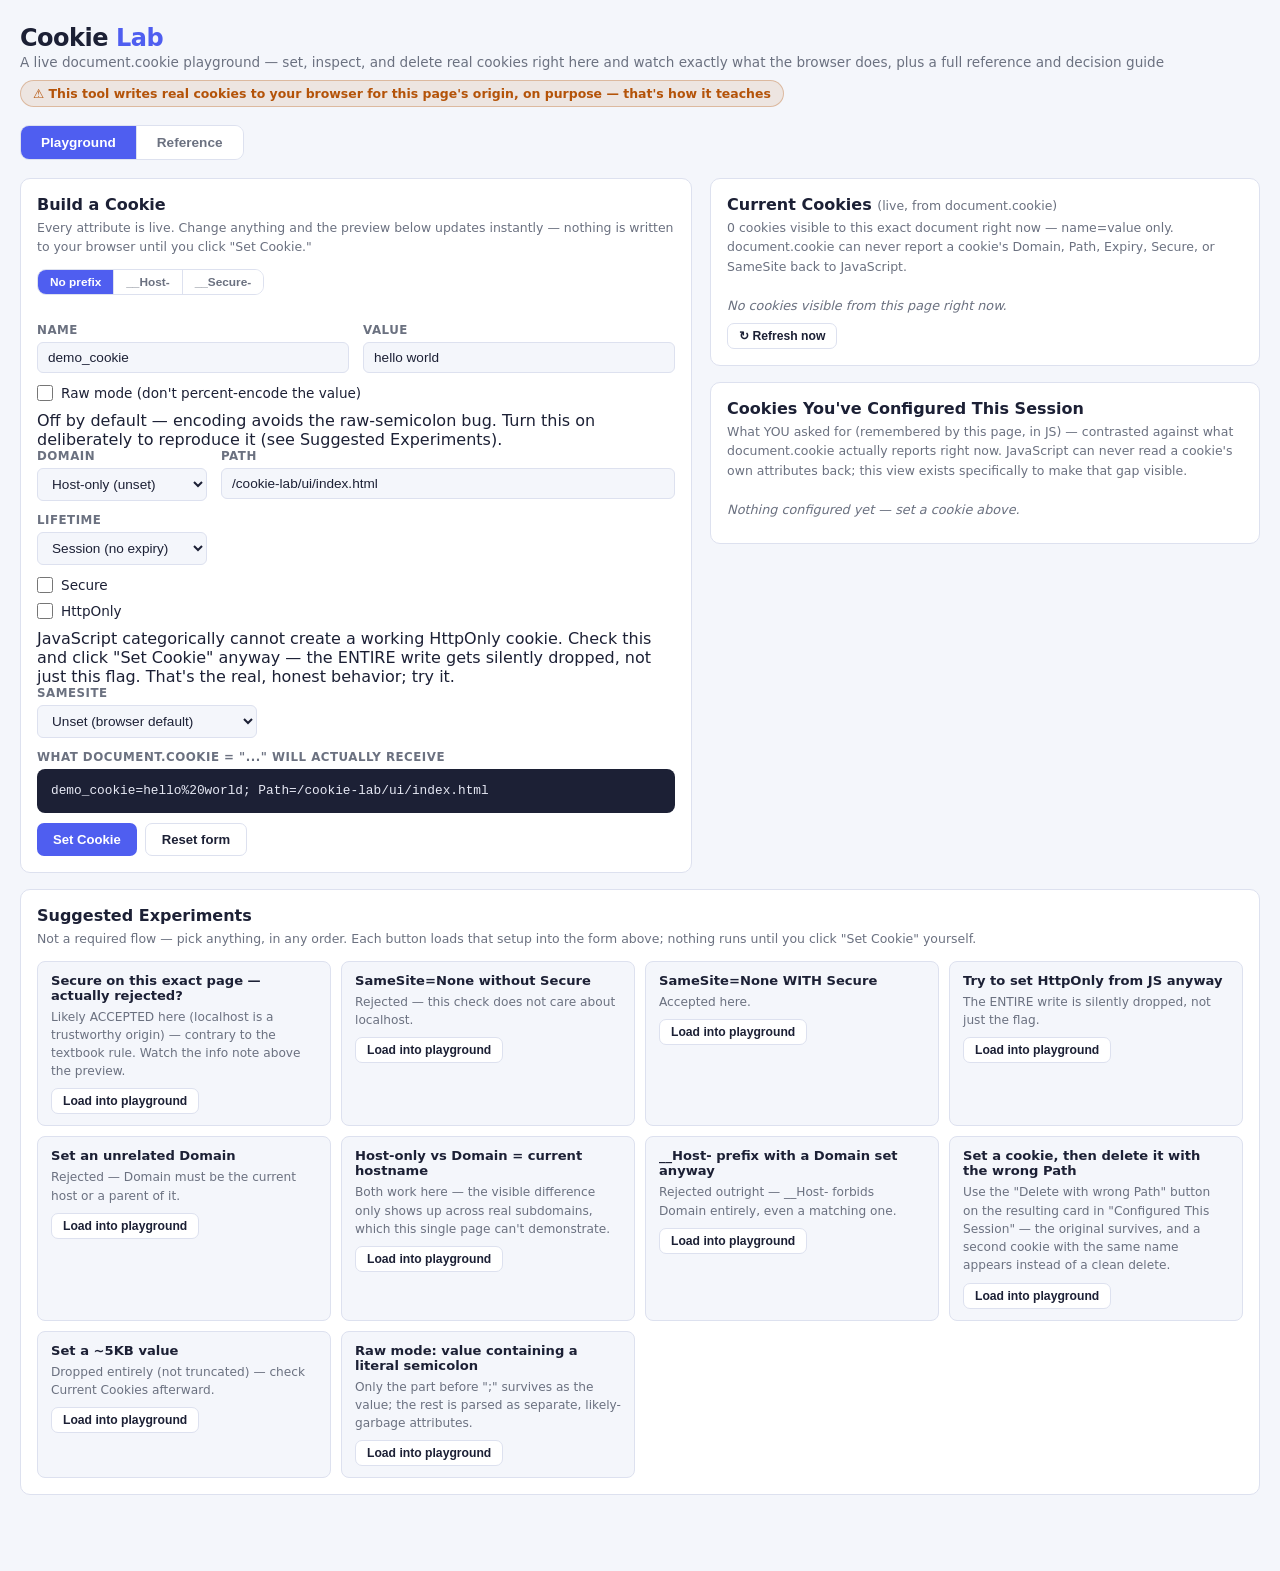
<file: cookie-lab/ui/index.html>
<!DOCTYPE html>
<html lang="en">
<head>
<meta charset="UTF-8" />
<meta name="viewport" content="width=device-width, initial-scale=1.0" />
<title>Cookie Lab</title>
<style>
  *, *::before, *::after { box-sizing: border-box; margin: 0; padding: 0; }
  :root {
    --bg: #f4f6fb; --surface: #ffffff; --border: #dde1ef;
    --text: #1c2035; --muted: #6b7180; --accent: #4f5ef0;
    --ok-bg: rgba(21,128,61,0.10); --ok-text: #15803d; --ok-border: rgba(21,128,61,0.3);
    --warn-bg: rgba(180,83,9,0.10); --warn-text: #b45309; --warn-border: rgba(180,83,9,0.3);
    --err-bg: rgba(220,38,38,0.08); --err-text: #b91c1c; --err-border: rgba(220,38,38,0.3);
    --info-bg: rgba(79,94,240,0.10); --info-text: #4f5ef0; --info-border: rgba(79,94,240,0.3);
    --neutral-bg: rgba(107,113,128,0.12); --neutral-text: #6b7180;
  }
  body {
    font-family: 'Segoe UI', system-ui, sans-serif;
    background: var(--bg); color: var(--text);
    min-height: 100vh; padding: 24px 20px 60px;
  }
  header { max-width: 1280px; margin: 0 auto 18px; }
  header h1 { font-size: 1.5rem; font-weight: 700; letter-spacing: -0.5px; }
  header h1 span { color: var(--accent); }
  header p { color: var(--muted); font-size: 0.85rem; margin-top: 2px; }
  .trust-badge {
    display: inline-flex; align-items: center; gap: 6px;
    background: var(--warn-bg); color: var(--warn-text);
    border: 1px solid var(--warn-border); border-radius: 20px;
    padding: 5px 12px; font-size: 0.78rem; font-weight: 600; margin-top: 10px;
  }

  .wrap { max-width: 1280px; margin: 0 auto; }

  .seg { display: flex; border: 1px solid var(--border); border-radius: 9px; overflow: hidden; width: fit-content; margin-bottom: 18px; }
  .seg button { cursor: pointer; border: none; background: var(--surface); color: var(--muted);
    font-size: 0.85rem; font-weight: 700; padding: 9px 20px; border-right: 1px solid var(--border); }
  .seg button:last-child { border-right: none; }
  .seg button.active { background: var(--accent); color: #fff; }
  .seg.small button { padding: 5px 12px; font-size: 0.74rem; }

  .panel { display: none; }
  .panel.active { display: block; }

  .card { background: var(--surface); border: 1px solid var(--border); border-radius: 10px; padding: 16px; margin-bottom: 16px; }
  .card h2 { font-size: 1rem; font-weight: 700; margin-bottom: 4px; }
  .card .hint { font-size: 0.78rem; color: var(--muted); margin-bottom: 12px; line-height: 1.55; }

  label {
    font-size: 0.74rem; font-weight: 600; text-transform: uppercase;
    letter-spacing: 0.5px; color: var(--muted); display: block; margin-bottom: 5px;
  }
  select, input[type="text"], input[type="number"], input[type="datetime-local"] {
    background: var(--bg); color: var(--text); border: 1px solid var(--border);
    border-radius: 6px; padding: 7px 10px; font-size: 0.85rem; width: 100%;
  }
  select:disabled, input:disabled { opacity: 0.5; cursor: not-allowed; }
  select:focus, input:focus { outline: 2px solid var(--accent); outline-offset: 1px; }

  .field { margin-bottom: 12px; }
  .row { display: flex; gap: 14px; flex-wrap: wrap; }
  .row > .field { flex: 1; min-width: 170px; }

  .check-field { display: flex; align-items: center; gap: 8px; margin-bottom: 10px; }
  .check-field input { width: 16px; height: 16px; accent-color: var(--accent); flex: none; }
  .check-field label { text-transform: none; letter-spacing: normal; font-weight: 500; font-size: 0.85rem; color: var(--text); margin-bottom: 0; }
  .check-field .sub-hint { font-size: 0.74rem; color: var(--muted); margin-left: 24px; display: block; margin-top: -6px; margin-bottom: 8px; line-height: 1.5; }

  button.action {
    cursor: pointer; border: none; border-radius: 7px;
    background: var(--accent); color: #fff; font-weight: 600;
    font-size: 0.82rem; padding: 8px 16px;
  }
  button.action:hover { opacity: 0.88; }
  button.action.secondary { background: var(--surface); color: var(--text); border: 1px solid var(--border); }
  button.action.secondary:hover { border-color: var(--accent); color: var(--accent); }
  button.action.small { padding: 5px 11px; font-size: 0.76rem; }
  button.action.danger { background: var(--err-text); }
  button.action:disabled { opacity: 0.45; cursor: not-allowed; }

  .pg-grid { display: grid; grid-template-columns: 1.1fr 0.9fr; gap: 18px; align-items: start; }
  @media (max-width: 900px) { .pg-grid { grid-template-columns: 1fr; } }

  .pg-preview {
    font-family: 'Cascadia Code', 'Fira Code', 'Courier New', monospace; font-size: 0.8rem;
    background: #1c2035; color: #e7e9f5; border-radius: 8px; padding: 12px 14px;
    word-break: break-all; margin-bottom: 10px; line-height: 1.6;
  }
  .pg-note { font-size: 0.78rem; border-radius: 7px; padding: 8px 11px; margin-bottom: 8px; line-height: 1.55; }
  .pg-note.warn { background: var(--warn-bg); color: var(--warn-text); border: 1px solid var(--warn-border); }
  .pg-note.error { background: var(--err-bg); color: var(--err-text); border: 1px solid var(--err-border); }
  .pg-note.info { background: var(--info-bg); color: var(--info-text); border: 1px solid var(--info-border); }

  .pg-diag { border-radius: 8px; padding: 12px 14px; margin: 12px 0; font-size: 0.83rem; line-height: 1.6; display: none; }
  .pg-diag.show { display: block; }
  .pg-diag.ok { background: var(--ok-bg); color: var(--ok-text); border: 1px solid var(--ok-border); }
  .pg-diag.fail { background: var(--err-bg); color: var(--err-text); border: 1px solid var(--err-border); }
  .pg-diag .diag-raw { font-family: monospace; font-size: 0.74rem; opacity: 0.85; margin-top: 6px; word-break: break-all; }

  .prefix-locked-note { font-size: 0.72rem; color: var(--muted); margin-top: 6px; font-style: italic; }

  .cookie-card { background: var(--bg); border: 1px solid var(--border); border-radius: 8px; padding: 10px 12px; margin-bottom: 8px; }
  .cookie-card .cc-name { font-family: monospace; font-weight: 700; font-size: 0.84rem; }
  .cookie-card .cc-value { font-family: monospace; font-size: 0.78rem; color: var(--muted); word-break: break-all; margin-top: 2px; }
  .cookie-card .cc-attrs { font-size: 0.74rem; color: var(--muted); margin-top: 6px; line-height: 1.6; }
  .cookie-card .cc-badge { display: inline-block; font-size: 0.65rem; font-weight: 700; text-transform: uppercase;
    background: var(--info-bg); color: var(--info-text); border-radius: 5px; padding: 1px 6px; margin-right: 4px; }
  .cookie-card .cc-badge.warn { background: var(--warn-bg); color: var(--warn-text); }
  .cookie-card .countdown { font-family: monospace; font-size: 0.76rem; color: var(--muted); margin-top: 4px; }
  .cookie-card .cc-actions { margin-top: 8px; display: flex; gap: 6px; flex-wrap: wrap; }
  .empty-note { font-size: 0.8rem; color: var(--muted); font-style: italic; padding: 10px 0; }

  .exp-grid { display: grid; grid-template-columns: repeat(auto-fill, minmax(260px, 1fr)); gap: 10px; }
  .exp-card { background: var(--bg); border: 1px solid var(--border); border-radius: 8px; padding: 11px 13px; }
  .exp-card .exp-title { font-weight: 700; font-size: 0.82rem; margin-bottom: 5px; }
  .exp-card .exp-expect { font-size: 0.76rem; color: var(--muted); line-height: 1.5; margin-bottom: 8px; }

  /* ── Reference tab (ported from header-reference) ── */
  .ref-layout { display: grid; grid-template-columns: 230px 1fr; gap: 20px; align-items: start; }
  @media (max-width: 860px) { .ref-layout { grid-template-columns: 1fr; } }
  .sidebar { position: sticky; top: 20px; background: var(--surface); border: 1px solid var(--border);
    border-radius: 10px; padding: 12px; max-height: calc(100vh - 40px); overflow-y: auto; }
  @media (max-width: 860px) { .sidebar { position: static; max-height: none; } }
  .cat-item { display: flex; align-items: center; gap: 8px; width: 100%; text-align: left;
    background: none; border: none; cursor: pointer; border-radius: 7px;
    padding: 8px 9px; font-size: 0.8rem; color: var(--text); margin-bottom: 2px; }
  .cat-item:hover { background: var(--bg); }
  .cat-item.active { background: var(--info-bg); color: var(--accent); font-weight: 700; }
  .cat-item .ic { font-size: 1rem; flex: none; }
  .cat-item .lbl { flex: 1; }
  .cat-item .cnt { font-size: 0.66rem; color: var(--muted); background: var(--bg); border-radius: 10px; padding: 1px 7px; }
  .sidebar hr { border: none; border-top: 1px solid var(--border); margin: 8px 0; }

  input[type="text"].search { margin-bottom: 10px; }
  .cat-group { margin-bottom: 20px; }
  .cat-group-head { display: flex; align-items: baseline; gap: 10px; margin-bottom: 4px; }
  .cat-group-head h3 { font-size: 1rem; font-weight: 700; display: flex; align-items: center; gap: 7px; }
  .cat-group-head .cnt { font-size: 0.72rem; color: var(--muted); }
  .cat-group-desc { font-size: 0.79rem; color: var(--muted); line-height: 1.55; margin-bottom: 10px; }

  .entry { background: var(--surface); border: 1px solid var(--border); border-radius: 9px; margin-bottom: 8px; overflow: hidden; scroll-margin-top: 20px; }
  .entry.flash { animation: flashHi 1.4s ease; }
  @keyframes flashHi { 0% { border-color: var(--accent); box-shadow: 0 0 0 3px var(--info-bg); } 100% { border-color: var(--border); box-shadow: none; } }
  .entry-head { display: flex; align-items: center; gap: 10px; padding: 11px 14px; cursor: pointer; flex-wrap: wrap; }
  .entry-head:hover { background: var(--bg); }
  .entry-name { font-family: 'Cascadia Code', 'Fira Code', 'Courier New', monospace; font-weight: 700; font-size: 0.87rem; flex: none; }
  .entry-summary { font-size: 0.79rem; color: var(--muted); flex: 1; min-width: 160px; }
  .chev { flex: none; color: var(--muted); font-size: 0.7rem; transition: transform 0.15s; margin-left: auto; }
  .entry.open .chev { transform: rotate(90deg); }
  .entry-body { display: none; padding: 0 14px 14px; border-top: 1px solid var(--border); }
  .entry.open .entry-body { display: block; padding-top: 12px; }
  .entry-body p { font-size: 0.83rem; line-height: 1.6; margin-bottom: 8px; }
  .entry-example { font-family: 'Cascadia Code', 'Fira Code', 'Courier New', monospace; font-size: 0.78rem;
    background: var(--bg); border: 1px solid var(--border); border-radius: 6px; padding: 7px 10px; word-break: break-all; margin-bottom: 8px; }
  .entry-meta { font-size: 0.75rem; color: var(--muted); margin-bottom: 8px; }
  .entry-related { font-size: 0.77rem; color: var(--muted); display: flex; flex-wrap: wrap; align-items: center; gap: 6px; }
  .related-link { cursor: pointer; font-family: monospace; background: var(--bg); border: 1px solid var(--border);
    border-radius: 5px; padding: 2px 7px; color: var(--accent); font-size: 0.75rem; }
  .related-link:hover { border-color: var(--accent); }
  .no-results { font-size: 0.85rem; color: var(--muted); background: var(--surface); border: 1px dashed var(--border);
    border-radius: 10px; padding: 24px; text-align: center; }

  /* ── decision guide (ported from http-methods-status) ── */
  .guide-card summary { list-style: none; cursor: pointer; display: flex; align-items: center; gap: 8px; font-weight: 700; font-size: 0.95rem; }
  .guide-card summary::-webkit-details-marker { display: none; }
  .guide-card .sub { font-size: 0.78rem; color: var(--muted); font-weight: 500; margin-top: 3px; margin-left: 26px; }
  .qa { border-top: 1px solid var(--border); margin-top: 12px; padding-top: 4px; }
  .qa-item { padding: 10px 0; border-bottom: 1px dashed var(--border); }
  .qa-item:last-child { border-bottom: none; }
  .qa-q { font-weight: 700; font-size: 0.85rem; cursor: pointer; display: flex; gap: 8px; align-items: baseline; }
  .qa-q .qmark { color: var(--accent); flex: none; }
  .qa-a { font-size: 0.83rem; line-height: 1.65; color: var(--text); margin-top: 6px; margin-left: 20px; display: none; }
  .qa-item.open .qa-a { display: block; }
  .qa-item.open .qa-q { color: var(--accent); }
</style>
</head>
<body>

<header>
  <h1>Cookie <span>Lab</span></h1>
  <p>A live document.cookie playground — set, inspect, and delete real cookies right here and watch exactly what the browser does, plus a full reference and decision guide</p>
  <div class="trust-badge">⚠️ This tool writes real cookies to your browser for this page's origin, on purpose — that's how it teaches</div>
</header>

<div class="wrap">
  <div class="seg" id="topTabs">
    <button data-tab="playground" class="active">Playground</button>
    <button data-tab="reference">Reference</button>
  </div>

  <!-- ══════════════════════════ PLAYGROUND TAB ══════════════════════════ -->
  <div class="panel active" id="panel-playground">

    <div class="pg-grid">
      <!-- ── Builder form ── -->
      <div class="card">
        <h2>Build a Cookie</h2>
        <p class="hint">Every attribute is live. Change anything and the preview below updates instantly — nothing is written to your browser until you click "Set Cookie."</p>

        <div class="seg small" id="prefixSeg">
          <button data-val="none" class="active">No prefix</button>
          <button data-val="__Host-">__Host-</button>
          <button data-val="__Secure-">__Secure-</button>
        </div>
        <div class="prefix-locked-note" id="prefixNote" style="display:none;"></div>
        <div style="height:10px;"></div>

        <div class="row">
          <div class="field"><label for="cf-name">Name</label><input type="text" id="cf-name" value="demo_cookie"></div>
          <div class="field"><label for="cf-value">Value</label><input type="text" id="cf-value" value="hello world"></div>
        </div>
        <div class="check-field"><input type="checkbox" id="cf-raw"><label for="cf-raw">Raw mode (don't percent-encode the value)</label></div>
        <span class="sub-hint">Off by default — encoding avoids the raw-semicolon bug. Turn this on deliberately to reproduce it (see Suggested Experiments).</span>

        <div class="row">
          <div class="field" style="flex: 0 0 140px;">
            <label for="cf-domain-mode">Domain</label>
            <select id="cf-domain-mode"><option value="host-only">Host-only (unset)</option><option value="custom">Custom</option></select>
          </div>
          <div class="field" id="cf-domain-value-field" style="display:none;">
            <label for="cf-domain-value">Domain value</label>
            <input type="text" id="cf-domain-value" placeholder="e.g. this page's hostname">
          </div>
          <div class="field"><label for="cf-path">Path</label><input type="text" id="cf-path" value="/"></div>
        </div>

        <div class="row">
          <div class="field" style="flex: 0 0 150px;">
            <label for="cf-lifetime">Lifetime</label>
            <select id="cf-lifetime">
              <option value="session">Session (no expiry)</option>
              <option value="max-age">Max-Age (seconds)</option>
              <option value="expires">Expires (date/time)</option>
            </select>
          </div>
          <div class="field" id="cf-maxage-field" style="display:none;">
            <label for="cf-maxage">Max-Age (seconds)</label><input type="number" id="cf-maxage" value="3600" min="0">
          </div>
          <div class="field" id="cf-expires-field" style="display:none;">
            <label for="cf-expires">Expires at</label><input type="datetime-local" id="cf-expires">
          </div>
        </div>

        <div class="check-field"><input type="checkbox" id="cf-secure"><label for="cf-secure">Secure</label></div>
        <div class="check-field"><input type="checkbox" id="cf-httponly"><label for="cf-httponly">HttpOnly</label></div>
        <span class="sub-hint" id="httponly-hint">JavaScript categorically cannot create a working HttpOnly cookie. Check this and click "Set Cookie" anyway — the ENTIRE write gets silently dropped, not just this flag. That's the real, honest behavior; try it.</span>
        <div class="field" style="max-width:220px;">
          <label for="cf-samesite">SameSite</label>
          <select id="cf-samesite"><option value="unset">Unset (browser default)</option><option value="Strict">Strict</option><option value="Lax">Lax</option><option value="None">None</option></select>
        </div>

        <div id="serverPreviewWrap" style="display:none;">
          <div class="pg-note info">This is what a <b>server's</b> Set-Cookie response header would look like with HttpOnly included — shown for reference only, never sent or executed by this page.</div>
          <div class="pg-preview" id="serverPreview"></div>
        </div>

        <div id="warnBox"></div>
        <label>What document.cookie = "..." will actually receive</label>
        <div class="pg-preview" id="cfPreview"></div>

        <div style="display:flex; gap:8px;">
          <button class="action" id="btnSetCookie">Set Cookie</button>
          <button class="action secondary" id="btnResetForm">Reset form</button>
        </div>

        <div class="pg-diag" id="diagBox"></div>
      </div>

      <!-- ── Live views ── -->
      <div>
        <div class="card">
          <h2>Current Cookies <span style="font-weight:400; color:var(--muted); font-size:0.78rem;">(live, from document.cookie)</span></h2>
          <p class="hint" id="currentCookiesHint"></p>
          <div id="currentCookiesList"></div>
          <button class="action secondary small" id="btnRefreshCurrent">↻ Refresh now</button>
        </div>

        <div class="card">
          <h2>Cookies You've Configured This Session</h2>
          <p class="hint">What YOU asked for (remembered by this page, in JS) — contrasted against what document.cookie actually reports right now. JavaScript can never read a cookie's own attributes back; this view exists specifically to make that gap visible.</p>
          <div id="configuredList"></div>
        </div>
      </div>
    </div>

    <div class="card">
      <h2>Suggested Experiments</h2>
      <p class="hint">Not a required flow — pick anything, in any order. Each button loads that setup into the form above; nothing runs until you click "Set Cookie" yourself.</p>
      <div class="exp-grid" id="experimentsGrid"></div>
    </div>

  </div>

  <!-- ══════════════════════════ REFERENCE TAB ══════════════════════════ -->
  <div class="panel" id="panel-reference">
    <details class="card guide-card" open>
      <summary>🧭 Decision Guide — "how do I design this cookie?"
        <div class="sub">Architect-style answers to the questions that actually come up</div>
      </summary>
      <div class="qa" id="cookieGuide"></div>
    </details>

    <div class="ref-layout">
      <nav class="sidebar" id="refSidebar"></nav>
      <div>
        <input type="text" class="search" id="refSearch" placeholder="Search — e.g. &quot;domain&quot;, &quot;delete&quot;, &quot;xss&quot;, &quot;samesite&quot;…">
        <div class="result-count hint" id="refCount" style="margin-bottom:12px;"></div>
        <div id="refResults"></div>
      </div>
    </div>
  </div>

</div>

<script>
(() => {
  const $ = (id) => document.getElementById(id);
  const escHtml = (s) => String(s).replace(/&/g, '&amp;').replace(/</g, '&lt;').replace(/>/g, '&gt;');

  // ===========================================================================
  // Core cookie logic — pure functions, no DOM, testable standalone.
  // ===========================================================================

  function isTrustworthyHost(hostname) {
    return hostname === 'localhost' || hostname.endsWith('.localhost')
        || hostname === '127.0.0.1' || hostname === '[::1]';
  }

  function effectiveName(form) {
    return form.prefix === 'none' ? form.name : form.prefix + form.name;
  }

  function effectivePath(form) {
    return form.prefix === '__Host-' ? '/' : (form.path || '/');
  }

  function effectiveSecure(form) {
    return form.secure || form.prefix !== 'none';
  }

  // Builds exactly what document.cookie would receive — or, with
  // forceHttpOnly, the read-only "what a server would send" preview.
  function buildCookieString(form, opts) {
    opts = opts || {};
    const rawValue = form.rawMode ? form.value : encodeURIComponent(form.value);
    const parts = [`${effectiveName(form)}=${rawValue}`];
    if (form.lifetimeMode === 'max-age') parts.push(`Max-Age=${form.maxAgeSeconds}`);
    if (form.lifetimeMode === 'expires' && form.expiresAt) {
      const d = new Date(form.expiresAt);
      if (!isNaN(d.getTime())) parts.push(`Expires=${d.toUTCString()}`);
    }
    if (form.domainMode === 'custom' && form.domainValue && form.prefix !== '__Host-') parts.push(`Domain=${form.domainValue}`);
    parts.push(`Path=${effectivePath(form)}`);
    if (effectiveSecure(form)) parts.push('Secure');
    if (form.sameSite !== 'unset') parts.push(`SameSite=${form.sameSite}`);
    if (opts.forceHttpOnly) parts.push('HttpOnly');
    return parts.join('; ');
  }

  function isSubdomainOrSame(hostname, domain) {
    domain = domain.replace(/^\./, '');
    return hostname === domain || hostname.endsWith('.' + domain);
  }

  // Returns [{level:'error'|'warn'|'info', text}], computed live pre-click.
  function validateForm(form) {
    const issues = [];
    if (!form.name.trim()) issues.push({ level: 'error', text: 'Name is empty — a cookie needs a name.' });
    if (form.prefix === '__Host-' && (form.domainMode === 'custom' || form.path !== '/')) {
      issues.push({ level: 'error', text: '__Host- forbids the Domain attribute entirely and requires Path=/ — this write will be rejected as a whole.' });
    }
    if (form.sameSite === 'None' && !effectiveSecure(form)) {
      issues.push({ level: 'error', text: 'SameSite=None requires Secure — rejected regardless of host, including on localhost.' });
    }
    if (form.httpOnly) {
      issues.push({ level: 'error', text: 'HttpOnly is checked — JavaScript cannot create a working HttpOnly cookie. Clicking "Set Cookie" will silently drop the ENTIRE write, not just this flag.' });
    }
    if (effectiveSecure(form) && !form.httpOnly) {
      if (isTrustworthyHost(location.hostname)) {
        issues.push({ level: 'info', text: `This page is on "${location.hostname}", which browsers treat as a trustworthy origin — Secure will likely still succeed here even without HTTPS, contrary to the textbook rule.` });
      } else {
        issues.push({ level: 'warn', text: 'Secure requires a trustworthy context (HTTPS, or a browser-trusted host like localhost) — this page may not qualify, so expect this write to be rejected.' });
      }
    }
    if (form.domainMode === 'custom' && form.domainValue) {
      if (!isSubdomainOrSame(location.hostname, form.domainValue)) {
        issues.push({ level: 'error', text: `Domain "${form.domainValue}" is not "${location.hostname}" or a parent of it — the browser will silently reject this write.` });
      }
    }
    const nameValueBytes = new TextEncoder().encode(effectiveName(form) + '=' + (form.rawMode ? form.value : encodeURIComponent(form.value))).length;
    if (nameValueBytes > 4093) {
      issues.push({ level: 'warn', text: `Name+value is ~${nameValueBytes} bytes — over the ~4KB limit most browsers enforce. Expect this to be dropped entirely, not truncated.` });
    }
    if (form.rawMode && form.value.includes(';')) {
      issues.push({ level: 'warn', text: 'Raw mode is on and the value contains a literal ";" — everything after it will be parsed as a separate (likely garbage) cookie attribute, not part of your value.' });
    }
    return issues;
  }

  function parseDocumentCookie() {
    if (!document.cookie) return [];
    return document.cookie.split('; ').filter(Boolean).map((pair) => {
      const idx = pair.indexOf('=');
      const name = idx === -1 ? pair : pair.slice(0, idx);
      const raw = idx === -1 ? '' : pair.slice(idx + 1);
      let value = raw;
      try { value = decodeURIComponent(raw); } catch (e) { /* leave raw on bad escape */ }
      return { name, raw, value };
    });
  }

  function keyFor(form) {
    const domain = form.domainMode === 'custom' && form.domainValue ? form.domainValue : '(host-only)';
    return `${effectiveName(form)}|${domain}|${effectivePath(form)}`;
  }

  function formatCountdown(expiryMs) {
    if (expiryMs == null) return 'Session cookie — until the browser/tab closes (not a fixed time)';
    const remaining = expiryMs - Date.now();
    if (remaining <= 0) return 'Expired (kept in this list until you delete or overwrite it)';
    const s = Math.floor(remaining / 1000);
    const h = Math.floor(s / 3600), m = Math.floor((s % 3600) / 60), sec = s % 60;
    return `${h > 0 ? h + 'h ' : ''}${m}m ${sec}s remaining`;
  }

  // Diffs document.cookie before/after a write and explains the outcome.
  function diagnoseOutcome(form, before, isDeleteAttempt) {
    const name = effectiveName(form);
    const expectedValue = form.rawMode ? form.value : encodeURIComponent(form.value);
    const after = document.cookie;
    const afterEntries = parseDocumentCookie().filter((c) => c.name === name);
    let accepted;
    if (isDeleteAttempt) {
      accepted = afterEntries.length === 0;
    } else {
      accepted = afterEntries.some((c) => c.raw === expectedValue);
    }
    let reasons = [];
    if (!accepted) {
      const errors = validateForm(form).filter((i) => i.level === 'error' || i.level === 'warn');
      reasons = errors.map((i) => i.text);
      if (!reasons.length) {
        reasons = [`The browser did not store it as expected, and no obvious rule violation was detected from here — double-check Domain/Path against this page ("${location.hostname}${location.pathname}").`];
      }
    }
    return { accepted, name, expectedValue, before, after, reasons, isDeleteAttempt };
  }

  // ===========================================================================
  // Playground state + wiring
  // ===========================================================================

  function defaultForm() {
    return {
      name: 'demo_cookie', value: 'hello world', rawMode: false,
      domainMode: 'host-only', domainValue: location.hostname,
      path: location.pathname || '/',
      lifetimeMode: 'session', maxAgeSeconds: 3600, expiresAt: '',
      secure: false, httpOnly: false, sameSite: 'unset', prefix: 'none',
    };
  }

  let cookieForm = defaultForm();
  const configuredCookies = new Map();
  let currentRefreshTimer = null;
  let countdownTimer = null;

  function readFormFromDom() {
    cookieForm.name = $('cf-name').value;
    cookieForm.value = $('cf-value').value;
    cookieForm.rawMode = $('cf-raw').checked;
    cookieForm.domainMode = $('cf-domain-mode').value;
    cookieForm.domainValue = $('cf-domain-value').value;
    cookieForm.path = $('cf-path').value || '/';
    cookieForm.lifetimeMode = $('cf-lifetime').value;
    cookieForm.maxAgeSeconds = Number($('cf-maxage').value) || 0;
    cookieForm.expiresAt = $('cf-expires').value;
    cookieForm.secure = $('cf-secure').checked;
    cookieForm.httpOnly = $('cf-httponly').checked;
    cookieForm.sameSite = $('cf-samesite').value;
  }

  function writeFormToDom() {
    $('cf-name').value = cookieForm.name;
    $('cf-value').value = cookieForm.value;
    $('cf-raw').checked = cookieForm.rawMode;
    $('cf-domain-mode').value = cookieForm.domainMode;
    $('cf-domain-value').value = cookieForm.domainValue;
    $('cf-path').value = cookieForm.path;
    $('cf-lifetime').value = cookieForm.lifetimeMode;
    $('cf-maxage').value = cookieForm.maxAgeSeconds;
    $('cf-expires').value = cookieForm.expiresAt;
    $('cf-secure').checked = cookieForm.secure;
    $('cf-httponly').checked = cookieForm.httpOnly;
    $('cf-samesite').value = cookieForm.sameSite;
    document.querySelectorAll('#prefixSeg button').forEach((b) => b.classList.toggle('active', b.dataset.val === cookieForm.prefix));
    applyPrefixLocks();
    toggleConditionalFields();
  }

  function toggleConditionalFields() {
    $('cf-domain-value-field').style.display = cookieForm.domainMode === 'custom' ? '' : 'none';
    $('cf-maxage-field').style.display = cookieForm.lifetimeMode === 'max-age' ? '' : 'none';
    $('cf-expires-field').style.display = cookieForm.lifetimeMode === 'expires' ? '' : 'none';
    $('serverPreviewWrap').style.display = cookieForm.httpOnly ? '' : 'none';
  }

  function applyPrefixLocks() {
    const locked = cookieForm.prefix === '__Host-';
    $('cf-domain-mode').disabled = locked;
    $('cf-path').disabled = locked;
    $('cf-secure').disabled = locked || cookieForm.prefix === '__Secure-';
    const note = $('prefixNote');
    if (locked) {
      note.style.display = '';
      note.textContent = '__Host- locks Domain to host-only, Path to "/", and forces Secure — these are real browser-enforced rules, not this tool restricting you.';
    } else if (cookieForm.prefix === '__Secure-') {
      note.style.display = '';
      note.textContent = '__Secure- forces Secure — required by the browser for any name starting with this prefix.';
    } else {
      note.style.display = 'none';
    }
  }

  function onFormChange() {
    readFormFromDom();
    render();
  }

  function render() {
    toggleConditionalFields();
    $('cfPreview').textContent = buildCookieString(cookieForm);
    if (cookieForm.httpOnly) $('serverPreview').textContent = buildCookieString(cookieForm, { forceHttpOnly: true });

    const issues = validateForm(cookieForm);
    $('warnBox').innerHTML = issues.map((i) => `<div class="pg-note ${i.level === 'error' ? 'error' : i.level === 'warn' ? 'warn' : 'info'}">${escHtml(i.text)}</div>`).join('');
  }

  function renderDiagnosis(diag) {
    const box = $('diagBox');
    box.classList.add('show');
    box.classList.toggle('ok', diag.accepted);
    box.classList.toggle('fail', !diag.accepted);
    const verb = diag.isDeleteAttempt ? (diag.accepted ? 'Deleted' : 'Delete failed') : (diag.accepted ? 'Accepted' : 'Rejected');
    let html = `<b>${diag.accepted ? '✅' : '❌'} ${verb}</b> — `;
    html += diag.accepted
      ? (diag.isDeleteAttempt ? `"${escHtml(diag.name)}" is no longer present in document.cookie.` : `"${escHtml(diag.name)}" is now in document.cookie with the value you set.`)
      : (diag.reasons.length ? diag.reasons.map(escHtml).join('<br>') : 'No obvious reason detected.');
    html += `<div class="diag-raw">before: ${escHtml(diag.before) || '(empty)'}<br>after:&nbsp; ${escHtml(diag.after) || '(empty)'}</div>`;
    box.innerHTML = html;
  }

  function setCookieLive(form, opts) {
    opts = opts || {};
    const before = document.cookie;
    const isDeleteAttempt = form.lifetimeMode === 'max-age' && Number(form.maxAgeSeconds) <= 0;
    document.cookie = buildCookieString(form);
    const diag = diagnoseOutcome(form, before, isDeleteAttempt);
    if (!opts.silent) renderDiagnosis(diag);
    if (diag.accepted && isDeleteAttempt) configuredCookies.delete(keyFor(form));
    else if (diag.accepted) recordConfigured(form);
    renderCurrentCookies();
    renderConfigured();
    return diag;
  }

  function recordConfigured(form) {
    const key = keyFor(form);
    const computedExpiryMs =
      form.lifetimeMode === 'max-age' ? Date.now() + Number(form.maxAgeSeconds) * 1000 :
      form.lifetimeMode === 'expires' && form.expiresAt ? new Date(form.expiresAt).getTime() :
      null;
    configuredCookies.set(key, { key, form: Object.assign({}, form), setAt: Date.now(), computedExpiryMs });
  }

  function deleteConfigured(key, mode) {
    const entry = configuredCookies.get(key);
    if (!entry) return;
    if (mode === 'correct') {
      setCookieLive(Object.assign({}, entry.form, { lifetimeMode: 'max-age', maxAgeSeconds: 0 }));
    } else if (mode === 'wrong-path') {
      // The classic real bug: re-sending with a DIFFERENT path and no expiry
      // at all (forgetting Max-Age=0) creates a second, visible cookie with
      // the same name instead of deleting the original — deliberately
      // reproduced here rather than a clean Max-Age=0 miss (which is a
      // silent, invisible no-op and teaches nothing).
      setCookieLive(Object.assign({}, entry.form, { value: '', lifetimeMode: 'session', path: '/' }));
    }
  }

  // ── Current Cookies (live) ──
  function renderCurrentCookies() {
    const cookies = parseDocumentCookie();
    $('currentCookiesHint').textContent =
      `${cookies.length} cookie${cookies.length === 1 ? '' : 's'} visible to this exact document right now — name=value only. document.cookie can never report a cookie's Domain, Path, Expiry, Secure, or SameSite back to JavaScript.`;
    const list = $('currentCookiesList');
    if (!cookies.length) { list.innerHTML = '<div class="empty-note">No cookies visible from this page right now.</div>'; return; }
    list.innerHTML = cookies.map((c) => `
      <div class="cookie-card">
        <div class="cc-name">${escHtml(c.name)}</div>
        <div class="cc-value">${escHtml(c.value)}${c.raw !== c.value ? ` <span style="opacity:0.6;">(raw: ${escHtml(c.raw)})</span>` : ''}</div>
      </div>`).join('');
  }

  // ── Configured This Session ──
  function renderConfigured() {
    const list = $('configuredList');
    if (!configuredCookies.size) { list.innerHTML = '<div class="empty-note">Nothing configured yet — set a cookie above.</div>'; return; }
    const liveNames = new Set(parseDocumentCookie().map((c) => c.name));
    list.innerHTML = Array.from(configuredCookies.values()).map((entry) => {
      const f = entry.form;
      const stillLive = liveNames.has(effectiveName(f));
      const badges = [
        f.prefix !== 'none' ? f.prefix.replace('-', '') : null,
        effectiveSecure(f) ? 'Secure' : null,
        f.sameSite !== 'unset' ? 'SameSite=' + f.sameSite : null,
      ].filter(Boolean).map((b) => `<span class="cc-badge">${escHtml(b)}</span>`).join('');
      return `
      <div class="cookie-card" data-configured-key="${escHtml(entry.key)}">
        <div class="cc-name">${escHtml(effectiveName(f))} ${!stillLive ? '<span class="cc-badge warn">⚠ not in document.cookie</span>' : ''}</div>
        <div class="cc-attrs">
          Domain: ${f.domainMode === 'custom' ? escHtml(f.domainValue) : '(host-only)'} · Path: ${escHtml(effectivePath(f))}<br>
          ${badges || '<span style="opacity:0.6;">no Secure/SameSite/prefix set</span>'}
        </div>
        <div class="countdown">${escHtml(formatCountdown(entry.computedExpiryMs))}</div>
        <div class="cc-actions">
          <button class="action secondary small" data-del-correct="${escHtml(entry.key)}">Delete correctly</button>
          <button class="action secondary small" data-del-wrong="${escHtml(entry.key)}">Delete with wrong Path (bug demo)</button>
        </div>
      </div>`;
    }).join('');
    list.querySelectorAll('[data-del-correct]').forEach((b) => b.addEventListener('click', () => deleteConfigured(b.dataset.delCorrect, 'correct')));
    list.querySelectorAll('[data-del-wrong]').forEach((b) => b.addEventListener('click', () => deleteConfigured(b.dataset.delWrong, 'wrong-path')));
  }

  // ===========================================================================
  // Suggested Experiments
  // ===========================================================================

  const EXPERIMENTS = [
    { title: 'Secure on this exact page — actually rejected?', expect: 'Likely ACCEPTED here (localhost is a trustworthy origin) — contrary to the textbook rule. Watch the info note above the preview.',
      setup: { secure: true, sameSite: 'unset', httpOnly: false } },
    { title: 'SameSite=None without Secure', expect: 'Rejected — this check does not care about localhost.',
      setup: { sameSite: 'None', secure: false, httpOnly: false } },
    { title: 'SameSite=None WITH Secure', expect: 'Accepted here.',
      setup: { sameSite: 'None', secure: true, httpOnly: false } },
    { title: 'Try to set HttpOnly from JS anyway', expect: 'The ENTIRE write is silently dropped, not just the flag.',
      setup: { httpOnly: true } },
    { title: 'Set an unrelated Domain', expect: 'Rejected — Domain must be the current host or a parent of it.',
      setup: { domainMode: 'custom', domainValue: 'example.com', httpOnly: false } },
    { title: 'Host-only vs Domain = current hostname', expect: 'Both work here — the visible difference only shows up across real subdomains, which this single page can\'t demonstrate.',
      setup: { domainMode: 'custom', domainValue: location.hostname, httpOnly: false } },
    { title: '__Host- prefix with a Domain set anyway', expect: 'Rejected outright — __Host- forbids Domain entirely, even a matching one.',
      setup: { prefix: '__Host-', domainMode: 'custom', domainValue: location.hostname, httpOnly: false } },
    { title: 'Set a cookie, then delete it with the wrong Path', expect: 'Use the "Delete with wrong Path" button on the resulting card in "Configured This Session" — the original survives, and a second cookie with the same name appears instead of a clean delete.',
      setup: { name: 'delete_demo', path: location.pathname, httpOnly: false } },
    { title: 'Set a ~5KB value', expect: 'Dropped entirely (not truncated) — check Current Cookies afterward.',
      setup: { value: 'x'.repeat(5000), httpOnly: false } },
    { title: 'Raw mode: value containing a literal semicolon', expect: 'Only the part before ";" survives as the value; the rest is parsed as separate, likely-garbage attributes.',
      setup: { rawMode: true, value: 'a=1; evil=2', httpOnly: false } },
  ];

  function renderExperiments() {
    $('experimentsGrid').innerHTML = EXPERIMENTS.map((exp, i) => `
      <div class="exp-card">
        <div class="exp-title">${escHtml(exp.title)}</div>
        <div class="exp-expect">${escHtml(exp.expect)}</div>
        <button class="action secondary small" data-load-exp="${i}">Load into playground</button>
      </div>`).join('');
    document.querySelectorAll('[data-load-exp]').forEach((btn) => {
      btn.addEventListener('click', () => {
        cookieForm = Object.assign(defaultForm(), EXPERIMENTS[Number(btn.dataset.loadExp)].setup);
        writeFormToDom();
        render();
        document.querySelector('#panel-playground .card').scrollIntoView({ block: 'start', behavior: 'smooth' });
      });
    });
  }

  // ===========================================================================
  // Wiring: form inputs, prefix seg, buttons, tabs, auto-refresh
  // ===========================================================================

  ['cf-name','cf-value','cf-raw','cf-domain-mode','cf-domain-value','cf-path','cf-lifetime','cf-maxage','cf-expires','cf-secure','cf-httponly','cf-samesite']
    .forEach((id) => { $(id).addEventListener('input', onFormChange); $(id).addEventListener('change', onFormChange); });

  document.querySelectorAll('#prefixSeg button').forEach((btn) => {
    btn.addEventListener('click', () => {
      document.querySelectorAll('#prefixSeg button').forEach((b) => b.classList.remove('active'));
      btn.classList.add('active');
      cookieForm.prefix = btn.dataset.val;
      if (cookieForm.prefix === '__Host-') { cookieForm.domainMode = 'host-only'; cookieForm.path = '/'; }
      writeFormToDom();
      render();
    });
  });

  $('btnSetCookie').addEventListener('click', () => { readFormFromDom(); setCookieLive(cookieForm); });
  $('btnResetForm').addEventListener('click', () => { cookieForm = defaultForm(); writeFormToDom(); render(); $('diagBox').classList.remove('show'); });
  $('btnRefreshCurrent').addEventListener('click', renderCurrentCookies);

  document.querySelectorAll('#topTabs button').forEach((btn) => {
    btn.addEventListener('click', () => {
      document.querySelectorAll('#topTabs button').forEach((b) => b.classList.remove('active'));
      btn.classList.add('active');
      document.querySelectorAll('.panel').forEach((p) => p.classList.remove('active'));
      $('panel-' + btn.dataset.tab).classList.add('active');
      if (btn.dataset.tab === 'playground') startAutoRefresh(); else stopAutoRefresh();
    });
  });

  function startAutoRefresh() {
    stopAutoRefresh();
    currentRefreshTimer = setInterval(renderCurrentCookies, 2000);
    countdownTimer = setInterval(renderConfigured, 1000);
  }
  function stopAutoRefresh() {
    if (currentRefreshTimer) clearInterval(currentRefreshTimer);
    if (countdownTimer) clearInterval(countdownTimer);
  }

  // ===========================================================================
  // Reference tab data: THEORY / THEORY_CATEGORIES / COOKIE_GUIDE
  // ===========================================================================

  const THEORY_CATEGORIES = [
    { key: 'what-it-is', icon: '🍪', label: 'What a Cookie Is',
      desc: 'The basic mechanism: a server asks the browser to remember a small piece of data via Set-Cookie, and the browser sends it straight back on every matching future request via the Cookie header — this is literally how a stateless protocol gets state.' },
    { key: 'attributes', icon: '🏷️', label: 'Attributes',
      desc: 'Everything you can attach to a cookie to control where it is sent, how long it lives, and how safely it is handled.' },
    { key: 'scope-matching', icon: '🎯', label: 'Scope & Matching',
      desc: 'The exact rules a browser uses to decide which requests a stored cookie gets attached to — domain, path, and the site vs origin distinction.' },
    { key: 'lifetime-cleanup', icon: '⏳', label: 'Lifetime & Cleanup',
      desc: 'How long a cookie actually lives, and the real mechanics of making one go away on purpose.' },
    { key: 'security', icon: '🛡️', label: 'Security',
      desc: 'What each cookie-security mechanism actually protects against — and what it does not.' },
    { key: 'best-practices', icon: '✅', label: 'Best Practices',
      desc: 'Concrete, opinionated defaults for the cookie designs you will actually build.' },
    { key: 'edge-cases', icon: '⚠️', label: 'Edge Cases & Limitations',
      desc: 'The gotchas that do not show up until you hit them in production — most demonstrable live in the Playground tab.' },
  ];

  const THEORY = [
    // ── What a Cookie Is ──
    { name: 'The Cookie / Set-Cookie Round Trip', category: 'what-it-is',
      summary: 'A server sends Set-Cookie in a response; the browser stores it and echoes it back via the Cookie header on future matching requests.',
      description: 'This is the entire mechanism, end to end: <code>Set-Cookie: session=abc123</code> arrives in a response, the browser stores <code>session=abc123</code> against this origin (plus whatever Domain/Path/expiry it was given), and from then on every request that matches those rules automatically includes <code>Cookie: session=abc123</code> — no JavaScript, no manual re-sending, it is built into the browser\'s request pipeline.',
      example: 'Set-Cookie: session=abc123; Path=/; HttpOnly', spec: 'RFC 6265bis', related: ['Domain', 'Path'] },
    { name: 'Why Cookies Exist (Statelessness)', category: 'what-it-is',
      summary: 'HTTP itself has no memory between requests — cookies are the standard patch that lets a site recognize the same visitor across multiple requests.',
      description: 'Without cookies (or an equivalent like a URL-embedded token), every request to a server would look identical regardless of who sent it or what they did a moment ago — no logged-in state, no shopping cart, no preferences. Cookies solve this by letting the SERVER hand the CLIENT a small token to carry around and present back automatically.',
      example: '', spec: '', related: [] },
    { name: 'document.cookie (the client-side API)', category: 'what-it-is',
      summary: 'The one JavaScript property that reads and writes cookies — a strange API that looks like a normal string property but behaves nothing like one.',
      description: 'Reading <code>document.cookie</code> returns ALL non-HttpOnly cookies visible to the current document, semicolon-space-joined, as one flat string — with no way to tell them apart by attribute. Writing to it (<code>document.cookie = "name=value; ..."</code>) does not replace the whole cookie jar — it is an upsert of exactly one cookie, identified by name+domain+path. Try it live in the Playground tab.',
      example: 'document.cookie = "theme=dark; Path=/; Max-Age=86400"', spec: 'HTML Standard (WHATWG)', related: ['The Cookie / Set-Cookie Round Trip'] },
    { name: 'First-Party vs Third-Party Cookies', category: 'what-it-is',
      summary: 'Whether a cookie belongs to the site in the browser\'s address bar, or to some other domain loaded inside it (an ad, a widget, a tracking pixel).',
      description: 'A first-party cookie is set by (and only sent back to) the site you are actually visiting. A third-party cookie is set by a DIFFERENT domain embedded in that page (an iframe, an image, a script) — historically the mechanism behind cross-site ad tracking, which is why modern browsers increasingly block or restrict it by default.',
      example: '', spec: '', related: ['Partitioned / CHIPS'] },

    // ── Attributes ──
    { name: 'Domain', category: 'attributes',
      summary: 'Which host(s) the cookie is sent to — the exact current host only (if omitted), or that domain plus every subdomain (if set).',
      description: 'Omitting Domain creates a "host-only" cookie, sent only to the exact host that set it. Setting <code>Domain=example.com</code> creates a "domain cookie" sent to <code>example.com</code> AND every subdomain (<code>app.example.com</code>, <code>api.example.com</code>, ...). You can only set Domain to the current host or a parent of it — anything else is silently rejected by the browser.',
      example: 'Set-Cookie: id=1; Domain=example.com', spec: 'RFC 6265bis §5.4', related: ['Path', 'Host-Only vs Domain Cookies'] },
    { name: 'Path', category: 'attributes',
      summary: 'Which URL paths on the host the cookie is sent for — only requests whose path starts with this one.',
      description: 'A cookie with <code>Path=/app</code> is sent for <code>/app</code>, <code>/app/settings</code>, etc., but not for <code>/other</code>. Unlike Domain, an unrelated Path is never rejected at set-time — the cookie is still stored, it is just invisible to documents whose path does not match it. Defaults to the path of the request that set it if omitted.',
      example: 'Set-Cookie: id=1; Path=/app', spec: 'RFC 6265bis §5.4', related: ['Domain', 'Path Matching Is a Prefix Check'] },
    { name: 'Expires', category: 'attributes',
      summary: 'An absolute date/time after which the cookie is deleted.',
      description: 'Sets a fixed point in time (in HTTP-date format). Sensitive to clock differences between the client and the server that set it — Max-Age is the modern, relative alternative and takes precedence when both are present.',
      example: 'Set-Cookie: id=1; Expires=Wed, 21 Oct 2026 07:28:00 GMT', spec: 'RFC 6265bis §5.4', related: ['Max-Age'] },
    { name: 'Max-Age', category: 'attributes',
      summary: 'How many seconds from right now until the cookie expires — the modern, clock-skew-proof alternative to Expires.',
      description: '<code>Max-Age=3600</code> means "delete this in one hour, from whenever the browser actually receives it" — no dependency on the client\'s or server\'s wall-clock being correct. When both Max-Age and Expires are present, Max-Age wins. Omitting both makes it a session cookie.',
      example: 'Set-Cookie: id=1; Max-Age=3600', spec: 'RFC 6265bis §5.4', related: ['Expires'] },
    { name: 'Secure', category: 'attributes',
      summary: 'Only send this cookie over an encrypted connection — with a browser-specific carve-out for "trustworthy" origins like localhost.',
      description: 'Blocks the cookie from ever being sent (or, depending on context, even set) over plain HTTP — protecting it from network eavesdroppers. The one wrinkle: browsers treat certain origins (notably localhost) as "potentially trustworthy" even over HTTP, so Secure cookies can still work there. Try it in the Playground.',
      example: 'Set-Cookie: id=1; Secure', spec: 'RFC 6265bis §4.1.2.5', related: ['HttpOnly', 'SameSite', 'Secure on localhost Usually Still Works Over Plain HTTP'] },
    { name: 'HttpOnly', category: 'attributes',
      summary: 'Makes the cookie completely invisible to JavaScript — document.cookie can neither read nor write it.',
      description: 'The single most effective defense against session-cookie theft via XSS: even if an attacker gets arbitrary JavaScript running on your page, an HttpOnly cookie simply is not there for document.cookie to read. It can ONLY be set by a server\'s Set-Cookie response header — a client-side attempt to set it does not just drop the flag, it silently drops the ENTIRE cookie write. Try this live in the Playground.',
      example: 'Set-Cookie: session=abc123; HttpOnly', spec: 'RFC 6265bis §4.1.2.6', related: ['Secure', 'HttpOnly From JS Drops the WHOLE Write, Not Just the Flag'] },
    { name: 'SameSite', category: 'attributes',
      summary: 'Controls whether the cookie is sent on cross-site requests — Strict, Lax, or None — the primary browser-level CSRF defense.',
      description: 'Strict: never sent cross-site, not even clicking a link from another site. Lax (the modern default when unset in most browsers): sent on top-level cross-site GET navigations (clicking a link) but not on cross-site subrequests/forms. None: sent everywhere, including third-party context — but requires the Secure attribute or the browser rejects it outright.',
      example: 'Set-Cookie: id=1; SameSite=Lax', spec: 'RFC 6265bis §5.4', related: ['Secure', 'SameSite vs CSRF'] },
    { name: 'Prefixes (__Host- / __Secure-)', category: 'attributes',
      summary: 'Special, browser-enforced name prefixes that make certain security properties impossible to violate by accident.',
      description: '__Secure- in the name requires the cookie to also have Secure set, or the browser refuses it entirely. __Host- is stricter still: requires Secure, forces Path=/, AND forbids the Domain attribute entirely — locking the cookie to exactly this host, immune to being overwritten by a malicious or compromised subdomain (a real attack class called cookie tossing).',
      example: 'Set-Cookie: __Host-session=abc123; Path=/; Secure', spec: 'RFC 6265bis §4.1.3', related: ['Domain', 'Secure', 'Prefixes as Hardening Against Cookie Tossing'] },
    { name: 'Partitioned / CHIPS', category: 'attributes',
      summary: 'Marks a cookie as double-keyed per top-level site — the modern replacement for unrestricted third-party cookies.',
      description: 'A Partitioned cookie set while embedded on site A is only ever visible when embedded on site A again — even though it is technically a "third-party" cookie from some widget/service domain, it cannot be used to track a user ACROSS different top-level sites, which is exactly the property ordinary third-party cookies lacked. Requires Secure.',
      example: 'Set-Cookie: id=1; Secure; Partitioned', spec: 'CHIPS (draft)', related: ['First-Party vs Third-Party Cookies', 'Third-Party Cookies Are Being Phased Out'] },

    // ── Scope & Matching ──
    { name: 'Host-Only vs Domain Cookies', category: 'scope-matching',
      summary: 'Leave Domain unset for the tightest scope (exact host only); set it to broaden reach to every subdomain, and every subdomain\'s attack surface.',
      description: 'Leave Domain unset for the tightest possible scope (exact host only) — the right default unless you specifically need subdomain sharing. Setting Domain broadens the cookie\'s reach to every subdomain, which also broadens its attack surface (any of those subdomains can now read and, if not using __Host-, overwrite it).',
      example: '', spec: '', related: ['Domain', 'Prefixes (__Host- / __Secure-)'] },
    { name: 'Path Matching Is a Prefix Check', category: 'scope-matching',
      summary: 'A cookie is sent when the request path starts with the cookie\'s Path — not an exact match.',
      description: 'Path=/api matches /api, /api/, and /api/users/42 — but not /apiary (the match happens on path SEGMENTS, not raw string prefix). This is why a cookie set with a narrower path than you expect can mysteriously "not be there" on a page that looks like it should be included.',
      example: '', spec: '', related: ['Path'] },
    { name: 'Site vs Origin (why SameSite isn\'t same-origin)', category: 'scope-matching',
      summary: 'SameSite compares the registrable domain (eTLD+1), ignoring scheme and subdomain — a looser check than the same-origin policy JavaScript otherwise follows.',
      description: 'https://app.example.com and https://api.example.com are different ORIGINS (different hosts) but the SAME SITE (both under example.com) — so a SameSite=Strict cookie set on one is still sent to the other. This is deliberately looser than same-origin so that ordinary multi-subdomain apps keep working; it also means SameSite alone does not protect against a malicious subdomain the way HttpOnly/Secure/prefixes do.',
      example: '', spec: '', related: ['SameSite', 'Prefixes (__Host- / __Secure-)'] },
    { name: 'Cross-Subdomain Behavior Can\'t Be Demonstrated on a Single Page', category: 'scope-matching',
      summary: 'This Playground can only show host-only vs current-host Domain behavior — genuinely testing subdomain sharing needs two real subdomains.',
      description: 'Everything in this tool runs on one page at one host, so "set Domain=example.com and check it from app.example.com" is not something this Playground can show you live — that part stays theory. If you want to see it for real, you would need two subdomains of a domain you control.',
      example: '', spec: '', related: ['Domain'] },

    // ── Lifetime & Cleanup ──
    { name: 'Session Cookies vs Persistent Cookies', category: 'lifetime-cleanup',
      summary: 'No Expires/Max-Age means it dies when the browser closes (in theory). Either one set means it survives restarts, until that exact time.',
      description: 'A session cookie is meant to disappear when the browser (not just the tab) closes — useful for things that genuinely should not persist. A persistent cookie has an explicit lifetime and survives browser restarts, up to that limit. See the session-restore gotcha below for why "dies on close" is not always true in practice.',
      example: '', spec: '', related: ['Expires', 'Max-Age', 'The Session-Restore Gotcha'] },
    { name: 'The Session-Restore Gotcha', category: 'lifetime-cleanup',
      summary: 'Many modern browsers\' "reopen previous session" feature keeps session cookies alive across a restart, defeating the "gone when the browser closes" assumption.',
      description: 'If you are relying on a session cookie\'s lack of Expires/Max-Age as a security boundary ("it will be gone next time"), test against a browser with session restore enabled — it often is not gone. Use a server-side idle/absolute timeout for anything that actually needs to expire on a schedule; do not rely on session-cookie semantics alone.',
      example: '', spec: '', related: ['Session Cookies vs Persistent Cookies'] },
    { name: 'Deleting a Cookie Is Just Re-Setting It, Expired', category: 'lifetime-cleanup',
      summary: 'There is no dedicated "delete" operation — you re-send the same cookie with Max-Age=0 (or a past Expires), matching Name+Domain+Path exactly.',
      description: 'The browser has no separate "remove this cookie" instruction in the protocol. Deletion works by overwriting: send the identical Name, Domain, and Path with an expiry in the past, and the browser discards it on receipt. Get any of Name/Domain/Path even slightly wrong and you create a brand-new, separate cookie instead of removing the old one — try this deliberately in the Playground\'s "delete with wrong Path" experiment.',
      example: 'Set-Cookie: id=; Path=/; Max-Age=0', spec: '', related: ['Path', 'Domain'] },
    { name: 'Size and Count Limits (Dropped, Not Truncated)', category: 'lifetime-cleanup',
      summary: 'Cookies over ~4KB, or beyond a browser\'s per-domain/total cookie count cap, are silently dropped entirely — never partially saved.',
      description: 'RFC 6265bis specifies roughly 4096 bytes for name+value combined as a MINIMUM guarantee browsers must support; exceed it and the whole cookie is rejected, not cut short. Browsers also cap the total number of cookies per domain (commonly in the 50-180 range depending on browser) and evict the oldest when a new one would exceed it.',
      example: '', spec: 'RFC 6265bis §6.1', related: [] },

    // ── Security ──
    { name: 'HttpOnly vs XSS (Session Theft)', category: 'security',
      summary: 'The #1 reason to mark session cookies HttpOnly: it makes them invisible to any JavaScript running on the page — including an attacker\'s.',
      description: 'If your session cookie is readable by document.cookie, a single successful XSS injection anywhere on your site can exfiltrate it wholesale, letting the attacker impersonate that user with no further work. HttpOnly closes this specific hole completely — it does not stop XSS from happening, but it stops that particular payoff.',
      example: '', spec: '', related: ['HttpOnly'] },
    { name: 'SameSite vs CSRF', category: 'security',
      summary: 'Restricting when a cookie rides along on cross-site requests is a strong, mostly-automatic CSRF defense — but not a complete one on its own.',
      description: 'A classic CSRF attack relies on the victim\'s browser automatically attaching their session cookie to a forged request from another site. SameSite=Lax/Strict breaks that assumption for most request shapes. It is not total coverage though — treat it as one layer alongside real CSRF tokens for state-changing endpoints, especially anything security-critical.',
      example: '', spec: '', related: ['SameSite'] },
    { name: 'Secure vs Network Interception', category: 'security',
      summary: 'Stops a cookie from ever crossing the network in plaintext, where anyone sharing that network (public wifi, a compromised router) could read it.',
      description: 'Without Secure, a cookie set over HTTPS can still leak if the SAME site is ever accessed over plain HTTP on that connection — Secure guarantees it is only ever transmitted encrypted (with the localhost trustworthy-origin exception covered in the Playground).',
      example: '', spec: '', related: ['Secure'] },
    { name: 'Prefixes as Hardening Against Cookie Tossing', category: 'security',
      summary: '__Host- specifically defends against a malicious or compromised subdomain overwriting a cookie your main site relies on.',
      description: '"Cookie tossing" is setting a same-named cookie from a subdomain (or via a Domain-scoped write) that gets sent to the parent site too, potentially overriding a legitimate one. __Host- makes this impossible for that cookie, because it can never have a Domain attribute broader than the exact host, closing the door subdomain-level attacks would otherwise use.',
      example: '', spec: '', related: ['Prefixes (__Host- / __Secure-)'] },
    { name: 'Session Fixation (Briefly)', category: 'security',
      summary: 'An attacker who can set a victim\'s session cookie to a known value before login can hijack the resulting authenticated session.',
      description: 'If a session ID is accepted from a cookie the ATTACKER set (not one the server generated at login), the attacker can pre-choose the ID, wait for the victim to log in under it, then use that same ID themselves. Defense: always issue a fresh session ID at login/privilege-change, never reuse whatever ID was present beforehand.',
      example: '', spec: '', related: [] },

    // ── Best Practices ──
    { name: 'The Default Session-Cookie Recipe', category: 'best-practices',
      summary: 'HttpOnly + Secure + SameSite=Lax (or Strict) + no explicit lifetime (or a short server-refreshed one), ideally __Host- prefixed.',
      description: 'This combination is the right starting point for the overwhelming majority of login/session cookies — start here and only relax an attribute when you have a specific, understood reason to.',
      example: 'Set-Cookie: __Host-session=abc123; Path=/; Secure; HttpOnly; SameSite=Lax', spec: '', related: ['HttpOnly', 'Secure', 'SameSite', 'Prefixes (__Host- / __Secure-)'] },
    { name: 'Never Put Sensitive Data in a JS-Readable Cookie', category: 'best-practices',
      summary: 'If a cookie must be readable by document.cookie (no HttpOnly), treat its contents as fully exposed to any XSS that ever runs on the page.',
      description: 'A theme preference or A/B bucket is fine. A user ID, a permission level, anything you would not want an attacker\'s injected script to read or tamper with, is not — keep those HttpOnly and look them up server-side instead of trusting a client-readable value.',
      example: '', spec: '', related: ['HttpOnly'] },
    { name: 'Keep Cookies Small and Few', category: 'best-practices',
      summary: 'Every cookie for a domain/path is sent on EVERY matching request — a bloated cookie jar is a bandwidth tax on every single page load.',
      description: 'Beyond the hard ~4KB per-cookie limit, there is a practical cost: cookies are sent uplink on every request whether that request needs them or not. Store an opaque session ID, not a pile of application state.',
      example: '', spec: '', related: ['Size and Count Limits (Dropped, Not Truncated)'] },
    { name: 'Rotate Session Identifiers on Privilege Change', category: 'best-practices',
      summary: 'Issue a brand-new session cookie value at login, logout, and any permission-level change — never reuse the old one across a security boundary.',
      description: 'This is the concrete defense against session fixation (above) and limits how long a leaked session token stays useful even if one does leak.',
      example: '', spec: '', related: ['Session Fixation (Briefly)'] },
    { name: 'Clear Cookies Properly on Logout', category: 'best-practices',
      summary: 'Re-send every session-related cookie with Max-Age=0 and the exact original Name/Domain/Path — and consider Clear-Site-Data for a full client-side wipe.',
      description: 'A logout that only clears server-side session state but leaves the cookie sitting in the browser is incomplete — especially on a shared machine. For a thorough logout, explicitly delete the cookie (matching attributes exactly) rather than assuming it will just stop working once the server forgets it.',
      example: '', spec: '', related: ['Deleting a Cookie Is Just Re-Setting It, Expired'] },

    // ── Edge Cases & Limitations ──
    { name: 'JavaScript Can Never Read a Cookie\'s Own Attributes Back', category: 'edge-cases',
      summary: 'document.cookie only ever exposes name=value pairs — there is no API to ask "what Path/Domain/Expiry/Secure did THIS cookie have?"',
      description: 'Once you have set a cookie, you can confirm it is THERE via document.cookie, but you cannot ask the browser what attributes it actually stored — that information is gone from JavaScript\'s perspective the moment the write completes. This tool\'s "Configured This Session" view works around this by remembering, in its OWN memory, what you asked for — clearly separate from what document.cookie can actually confirm.',
      example: '', spec: '', related: ['document.cookie (the client-side API)'] },
    { name: 'HttpOnly From JS Drops the WHOLE Write, Not Just the Flag', category: 'edge-cases',
      summary: 'Including HttpOnly in a document.cookie assignment does not quietly ignore that one attribute — it silently rejects the entire cookie.',
      description: 'A common assumption is "JS just cannot make it HttpOnly, but the rest of the cookie still gets set" — that is wrong. A cookie-string that includes HttpOnly and comes from a non-HTTP API (i.e. JavaScript) is rejected outright; nothing is stored at all. Confirmed live in the Playground.',
      example: '', spec: '', related: ['HttpOnly'] },
    { name: 'Secure on localhost Usually Still Works Over Plain HTTP', category: 'edge-cases',
      summary: 'Browsers treat localhost as a "potentially trustworthy origin," so a Secure cookie can succeed there even without HTTPS — contrary to the textbook rule.',
      description: 'This matters directly for THIS tool: it is normally accessed at http://localhost:8000, so testing "does Secure get rejected on HTTP" here will likely show ACCEPTED, not rejected. The rule itself (Secure requires a trustworthy context) is real — localhost is just specifically carved out as trustworthy regardless of scheme.',
      example: '', spec: '', related: ['Secure'] },
    { name: 'SameSite=None Without Secure Is Rejected Everywhere, Including localhost', category: 'edge-cases',
      summary: 'Unlike the Secure-alone case above, this specific combination is rejected as a syntax rule, independent of whether the origin is otherwise trustworthy.',
      description: 'If SameSite=None is present, Secure must also be present in the same cookie-string, full stop — this one is not affected by the localhost exception, so it is reliably demonstrable in this tool.',
      example: '', spec: '', related: ['SameSite', 'Secure'] },
    { name: 'document.cookie Assignment Is Additive, Not Replacing', category: 'edge-cases',
      summary: 'Assigning to document.cookie looks like overwriting a property, but it actually upserts just ONE cookie (by name+domain+path), leaving every other cookie untouched.',
      description: 'This trips people up because it LOOKS like document.cookie = "a=1" should wipe out anything that was there before, the way a normal property assignment would — it does not. Set two different-named cookies back to back and both survive.',
      example: '', spec: '', related: ['document.cookie (the client-side API)'] },
    { name: 'Oversized or Malformed Values Are Dropped, Not Fixed Up', category: 'edge-cases',
      summary: 'A too-large value, or a raw unescaped ";" inside it, does not get truncated or auto-corrected — it either drops the whole cookie or gets mis-parsed as separate garbage attributes.',
      description: 'Percent-encoding a cookie value (the normal, safe way) avoids the raw-semicolon problem entirely, since ";" is the cookie-pair separator in the wire format — an unescaped one inside a value splits it into what looks like additional (probably invalid) attributes. This tool\'s raw-mode toggle lets you deliberately reproduce this.',
      example: '', spec: '', related: ['Size and Count Limits (Dropped, Not Truncated)'] },
    { name: 'Third-Party Cookies Are Being Phased Out', category: 'edge-cases',
      summary: 'Safari and Firefox block third-party cookies by default already; Chrome has been rolling out the same restriction.',
      description: 'If you are designing anything that depends on a cookie being readable across different top-level sites (an embedded widget remembering state, a cross-site analytics cookie), plan for third-party cookies simply not being available going forward, not just "blocked for privacy-conscious users." Partitioned/CHIPS is the emerging replacement for the legitimate use cases.',
      example: '', spec: '', related: ['Partitioned / CHIPS', 'First-Party vs Third-Party Cookies'] },
  ];

  const COOKIE_GUIDE = [
    { q: 'Building a login/session cookie — which attributes?', a: 'HttpOnly (JS never needs to read a session ID — keeps it safe from XSS), Secure (never send it over plain HTTP), SameSite=Lax at minimum (Strict if the site does not need the cookie to arrive on a top-level cross-site navigation like an email link), and no Expires/Max-Age at all for a true session cookie, or a short Max-Age refreshed server-side if you want an idle timeout. Consider the __Host- prefix so it cannot be overwritten by a malicious subdomain.' },
    { q: 'A "remember me" cookie that should survive weeks?', a: 'Same HttpOnly+Secure+SameSite baseline as a session cookie, but with a real Max-Age (commonly 30 days) and — critically — a different, rotating token value, not your actual session ID or password. Store it server-side as a long-lived, revocable token so a stolen cookie can be invalidated without forcing everyone to log out.' },
    { q: 'A cookie that client-side JS itself needs to read (theme, A/B bucket)?', a: 'No HttpOnly — that is the one attribute you must drop, since HttpOnly cookies are invisible to document.cookie by design. Still use Secure and SameSite=Lax. Never put anything sensitive in it — if JS can read it, so can any XSS payload that ever runs on your page.' },
    { q: 'Does SameSite alone solve CSRF?', a: 'Strong defense-in-depth, not a full replacement for CSRF tokens on state-changing endpoints. SameSite=Lax still allows the cookie on top-level GET navigations (a user clicking a link), and some edge cases and older browsers do not enforce it at all. Treat SameSite as one layer, not the whole defense, for anything that changes state.' },
    { q: 'Cookie needs to work across multiple subdomains (app.example.com and api.example.com)?', a: 'Set Domain=example.com explicitly (not just the current host) — that turns it from a host-only cookie into a domain cookie sent to example.com and every subdomain. You lose the __Host- prefix\'s protection when you do this (it forbids Domain entirely), so weigh convenience against the subdomain-takeover risk this reintroduces.' },
    { q: '__Host- or __Secure- — which one?', a: '__Host- is the stronger, and the right default whenever you do not need cross-subdomain sharing: it requires Secure, forces Path=/, and forbids Domain entirely, so no subdomain (compromised or not) can ever overwrite it. __Secure- only requires Secure — reach for it only when you specifically need a Domain attribute (see the previous question) and cannot use __Host-.' },
    { q: 'Expires or Max-Age, and what\'s the "session restore" gotcha?', a: 'Prefer Max-Age — it is relative (immune to clock skew between client and server) and universally supported. The gotcha: a cookie with NO Expires/Max-Age is a "session cookie" that is supposed to die when the browser closes, but most modern browsers\' "restore previous session" feature keeps the whole browsing session (tabs, and their cookies) alive across a restart — so a "log out when the browser closes" expectation does not actually hold on those browsers. Do not rely on session-cookie semantics alone for anything security-sensitive; add a server-side idle timeout instead.' },
    { q: 'Why won\'t my cookie delete?', a: 'Deleting a cookie is really re-sending it with an already-past Expires (or Max-Age=0) — but the Name, Domain, AND Path must match EXACTLY what was used when it was set, or the browser treats it as a totally different cookie and creates a new one instead of deleting the old one. The single most common cause: the cookie was originally set with an explicit Path (or Domain) and the deletion code left that attribute out, defaulting to something else.' },
    { q: 'Storing a JWT / large payload — cookie, localStorage, or neither?', a: 'A cookie (HttpOnly, Secure) if you want it automatically sent with every request and protected from XSS-based theft — the standard choice for session tokens. localStorage if JS genuinely needs to read/write it directly and you accept it is fully exposed to any XSS on the page. Neither, ideally, for a large payload — cookies count against the ~4KB-per-cookie limit and get sent on EVERY request to that domain/path, wasting bandwidth; keep the cookie to an opaque session identifier and look up the real data server-side.' },
    { q: 'A third-party embedded widget wants to set a cross-site-readable cookie?', a: 'It needs SameSite=None + Secure (the only combination a browser will accept for a cookie meant to travel in a cross-site/third-party context) — but plan for it not working at all in a growing number of browsers: Safari and Firefox block third-party cookies by default already, and Chrome has been phasing them out. The modern alternative for this exact case is the Partitioned attribute (CHIPS) — a cross-site cookie that is double-keyed per top-level site, meant to replace unrestricted third-party cookies for the legitimate widget/embed use case.' },
  ];

  // ===========================================================================
  // Reference tab render (ported from header-reference)
  // ===========================================================================

  const refState = { search: '', category: 'all', openEntry: null };

  function refMatches(t) {
    if (refState.category !== 'all' && t.category !== refState.category) return false;
    if (!refState.search) return true;
    const q = refState.search.toLowerCase();
    const hay = (t.name + ' ' + t.summary + ' ' + t.description.replace(/<[^>]+>/g, '')).toLowerCase();
    return hay.includes(q);
  }

  function catInfo(key) { return THEORY_CATEGORIES.find((c) => c.key === key); }

  function renderRefSidebar() {
    const counts = {};
    THEORY.forEach((t) => { counts[t.category] = (counts[t.category] || 0) + 1; });
    let html = `<button class="cat-item${refState.category === 'all' ? ' active' : ''}" data-cat="all">
        <span class="ic">📚</span><span class="lbl">All Categories</span><span class="cnt">${THEORY.length}</span>
      </button><hr>`;
    html += THEORY_CATEGORIES.map((c) => `
      <button class="cat-item${refState.category === c.key ? ' active' : ''}" data-cat="${c.key}">
        <span class="ic">${c.icon}</span><span class="lbl">${c.label}</span><span class="cnt">${counts[c.key] || 0}</span>
      </button>`).join('');
    $('refSidebar').innerHTML = html;
    document.querySelectorAll('#refSidebar .cat-item').forEach((btn) => {
      btn.addEventListener('click', () => { refState.category = btn.dataset.cat; renderRef(); });
    });
  }

  function theoryCardHtml(t) {
    const isOpen = refState.openEntry === t.name;
    const relatedHtml = (t.related && t.related.length)
      ? `<div class="entry-related">Related: ${t.related.map((r) => `<span class="related-link" data-jump="${escHtml(r)}">${escHtml(r)}</span>`).join('')}</div>` : '';
    return `
      <div class="entry${isOpen ? ' open' : ''}" data-theory="${escHtml(t.name)}" id="th-${escHtml(t.name)}">
        <div class="entry-head" data-ttoggle="${escHtml(t.name)}">
          <span class="entry-name">${escHtml(t.name)}</span>
          <span class="entry-summary">${escHtml(t.summary)}</span>
          <span class="chev">▶</span>
        </div>
        <div class="entry-body">
          <p>${t.description}</p>
          ${t.example ? `<div class="entry-example">${escHtml(t.example)}</div>` : ''}
          ${t.spec ? `<div class="entry-meta">Spec: ${escHtml(t.spec)}</div>` : ''}
          ${relatedHtml}
        </div>
      </div>`;
  }

  function renderRef() {
    renderRefSidebar();
    const filtered = THEORY.filter(refMatches);
    $('refCount').textContent = `${filtered.length} of ${THEORY.length} entries shown`;
    if (!filtered.length) { $('refResults').innerHTML = `<div class="no-results">No entries match your search.</div>`; return; }
    const cats = refState.category === 'all' ? THEORY_CATEGORIES.map((c) => c.key) : [refState.category];
    let html = '';
    cats.forEach((catKey) => {
      const inCat = filtered.filter((t) => t.category === catKey);
      if (!inCat.length) return;
      const c = catInfo(catKey);
      html += `
        <div class="cat-group">
          <div class="cat-group-head"><h3>${c.icon} ${escHtml(c.label)}</h3><span class="cnt">${inCat.length}</span></div>
          <div class="cat-group-desc">${escHtml(c.desc)}</div>
          ${inCat.map(theoryCardHtml).join('')}
        </div>`;
    });
    $('refResults').innerHTML = html;
    document.querySelectorAll('[data-ttoggle]').forEach((el) => {
      el.addEventListener('click', () => {
        const name = el.dataset.ttoggle;
        refState.openEntry = refState.openEntry === name ? null : name;
        renderRef();
        if (refState.openEntry === name) $('th-' + name)?.scrollIntoView({ block: 'nearest', behavior: 'smooth' });
      });
    });
    document.querySelectorAll('[data-jump]').forEach((el) => {
      el.addEventListener('click', (e) => { e.stopPropagation(); jumpToTheory(el.dataset.jump); });
    });
  }

  function jumpToTheory(name) {
    if (!THEORY.some((t) => t.name === name)) return;
    refState.search = ''; $('refSearch').value = '';
    refState.category = 'all';
    refState.openEntry = name;
    renderRef();
    requestAnimationFrame(() => {
      const el = $('th-' + name);
      if (el) { el.scrollIntoView({ block: 'center', behavior: 'smooth' }); el.classList.add('flash'); setTimeout(() => el.classList.remove('flash'), 1400); }
    });
  }

  $('refSearch').addEventListener('input', (e) => { refState.search = e.target.value; renderRef(); });

  function renderGuide(containerId, items) {
    const el = $(containerId);
    el.innerHTML = items.map((item, i) => `
      <div class="qa-item" data-qidx="${i}">
        <div class="qa-q" data-qtoggle="${i}"><span class="qmark">Q.</span> ${escHtml(item.q)}</div>
        <div class="qa-a">${escHtml(item.a)}</div>
      </div>`).join('');
    el.querySelectorAll('[data-qtoggle]').forEach((q) => q.addEventListener('click', () => q.closest('.qa-item').classList.toggle('open')));
  }

  // ===========================================================================
  // Init
  // ===========================================================================

  writeFormToDom();
  render();
  renderCurrentCookies();
  renderConfigured();
  renderExperiments();
  renderGuide('cookieGuide', COOKIE_GUIDE);
  renderRef();
  startAutoRefresh();
})();
</script>
</body>
</html>
</file>
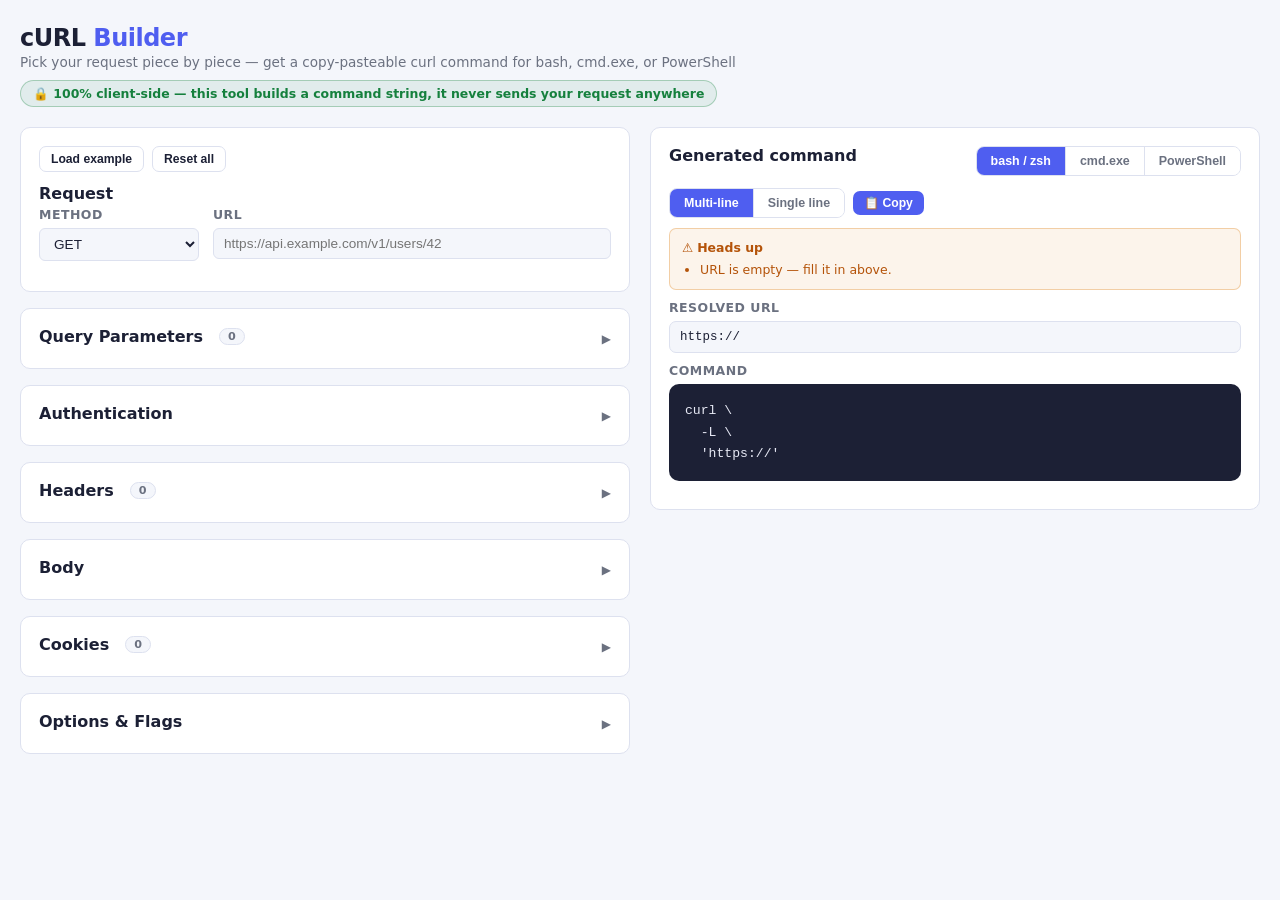
<file: curl-builder/ui/index.html>
<!DOCTYPE html>
<html lang="en">
<head>
<meta charset="UTF-8" />
<meta name="viewport" content="width=device-width, initial-scale=1.0" />
<title>cURL Builder</title>
<style>
  *, *::before, *::after { box-sizing: border-box; margin: 0; padding: 0; }
  :root {
    --bg: #f4f6fb; --surface: #ffffff; --border: #dde1ef;
    --text: #1c2035; --muted: #6b7180; --accent: #4f5ef0;
    --ok-bg: rgba(21,128,61,0.08); --ok-text: #15803d; --ok-border: rgba(21,128,61,0.3);
    --warn-bg: rgba(217,119,6,0.08); --warn-text: #b45309; --warn-border: rgba(217,119,6,0.3);
    --code-bg: #1c2035; --code-text: #e7e9f5; --code-accent: #8ab4ff;
  }
  body {
    font-family: 'Segoe UI', system-ui, sans-serif;
    background: var(--bg); color: var(--text);
    min-height: 100vh; padding: 24px 20px 60px;
  }
  header { max-width: 1280px; margin: 0 auto 20px; }
  header h1 { font-size: 1.5rem; font-weight: 700; letter-spacing: -0.5px; }
  header h1 span { color: var(--accent); }
  header p { color: var(--muted); font-size: 0.85rem; margin-top: 2px; }
  .trust-badge {
    display: inline-flex; align-items: center; gap: 6px;
    background: var(--ok-bg); color: var(--ok-text);
    border: 1px solid var(--ok-border); border-radius: 20px;
    padding: 5px 12px; font-size: 0.78rem; font-weight: 600; margin-top: 10px;
  }

  .layout { max-width: 1280px; margin: 0 auto; display: grid; grid-template-columns: 1fr 1fr; gap: 20px; align-items: start; }
  @media (max-width: 900px) { .layout { grid-template-columns: 1fr; } }

  .col-right { position: sticky; top: 20px; }

  .card {
    background: var(--surface); border: 1px solid var(--border);
    border-radius: 10px; padding: 18px; margin-bottom: 16px;
  }
  .card h2 { font-size: 1rem; font-weight: 700; margin-bottom: 4px; display: flex; align-items: center; gap: 8px; }
  .card .hint { font-size: 0.78rem; color: var(--muted); margin-bottom: 12px; line-height: 1.5; }
  .card summary h2 { display: inline-flex; }

  details.card { padding: 0; }
  details.card > summary { list-style: none; cursor: pointer; padding: 18px; display: flex; justify-content: space-between; align-items: center; }
  details.card > summary::-webkit-details-marker { display: none; }
  details.card > summary .chev { color: var(--muted); font-size: 0.75rem; transition: transform 0.15s; }
  details.card[open] > summary .chev { transform: rotate(90deg); }
  details.card > .body { padding: 0 18px 18px; }
  details.card > summary .count-badge {
    background: var(--bg); color: var(--muted); border: 1px solid var(--border);
    border-radius: 20px; padding: 1px 8px; font-size: 0.7rem; font-weight: 700; margin-left: 8px;
  }

  label {
    font-size: 0.78rem; font-weight: 600; text-transform: uppercase;
    letter-spacing: 0.5px; color: var(--muted); display: block; margin-bottom: 6px;
  }
  select, input[type="text"], input[type="password"], input[type="number"] {
    background: var(--bg); color: var(--text); border: 1px solid var(--border);
    border-radius: 6px; padding: 7px 10px; font-size: 0.85rem; width: 100%;
  }
  select { cursor: pointer; }
  textarea {
    width: 100%; background: var(--bg); color: var(--text);
    border: 1px solid var(--border); border-radius: 8px; padding: 10px;
    font-family: 'Cascadia Code', 'Fira Code', 'Courier New', monospace;
    font-size: 0.82rem; resize: vertical; min-height: 90px; line-height: 1.5;
  }
  textarea:focus, select:focus, input:focus { outline: 2px solid var(--accent); outline-offset: 1px; }

  .field { margin-bottom: 12px; }
  .row { display: flex; gap: 14px; flex-wrap: wrap; }
  .row > .field { flex: 1; min-width: 160px; }

  .btn-row { display: flex; gap: 8px; flex-wrap: wrap; margin: 10px 0; align-items: center; }
  button.action {
    cursor: pointer; border: none; border-radius: 7px;
    background: var(--accent); color: #fff; font-weight: 600;
    font-size: 0.82rem; padding: 8px 16px;
  }
  button.action:hover { opacity: 0.88; }
  button.action.secondary { background: var(--surface); color: var(--text); border: 1px solid var(--border); }
  button.action.secondary:hover { border-color: var(--accent); color: var(--accent); }
  button.action.small { padding: 5px 11px; font-size: 0.76rem; }

  .chip { cursor: pointer; border: 1px solid var(--border); background: var(--bg); color: var(--muted);
    border-radius: 20px; padding: 4px 11px; font-size: 0.74rem; font-weight: 600; }
  .chip:hover { border-color: var(--accent); color: var(--accent); }
  .chip-row { display: flex; flex-wrap: wrap; gap: 6px; margin-bottom: 12px; }

  /* dynamic key/value row lists */
  .kv-list { display: flex; flex-direction: column; gap: 6px; margin-bottom: 8px; }
  .kv-row { display: flex; gap: 6px; align-items: center; }
  .kv-row input[type="checkbox"] { width: 16px; height: 16px; flex: none; accent-color: var(--accent); }
  .kv-row input[type="text"] { flex: 1; min-width: 0; }
  .kv-row .kv-key { flex: 0 0 34%; }
  .kv-row select.kv-mime { flex: 0 0 130px; font-size: 0.76rem; padding: 6px 6px; }
  .kv-row button.kv-remove {
    flex: none; cursor: pointer; border: 1px solid var(--border); background: var(--surface);
    color: var(--muted); border-radius: 6px; width: 28px; height: 28px; font-size: 0.85rem; line-height: 1;
  }
  .kv-row button.kv-remove:hover { border-color: #dc2626; color: #dc2626; }
  .kv-row.disabled input[type="text"] { opacity: 0.45; }
  .file-toggle { flex: none; display: flex; align-items: center; gap: 4px; font-size: 0.7rem; color: var(--muted); cursor: pointer; user-select: none; }
  .file-toggle input { accent-color: var(--accent); }

  .seg { display: flex; border: 1px solid var(--border); border-radius: 8px; overflow: hidden; width: fit-content; }
  .seg button { cursor: pointer; border: none; background: var(--surface); color: var(--muted);
    font-size: 0.78rem; font-weight: 600; padding: 7px 14px; border-right: 1px solid var(--border); }
  .seg button:last-child { border-right: none; }
  .seg button.active { background: var(--accent); color: #fff; }

  .check-field { display: flex; align-items: center; gap: 8px; margin-bottom: 10px; }
  .check-field input { width: 16px; height: 16px; accent-color: var(--accent); flex: none; }
  .check-field label { text-transform: none; letter-spacing: normal; font-weight: 500; font-size: 0.85rem; color: var(--text); margin-bottom: 0; }
  .check-field .sub-hint { font-size: 0.72rem; color: var(--muted); margin-left: 24px; display: block; margin-top: -6px; margin-bottom: 8px; }
  .check-grid { display: grid; grid-template-columns: 1fr 1fr; gap: 2px 16px; }
  @media (max-width: 520px) { .check-grid { grid-template-columns: 1fr; } }

  .divider { border-top: 1px dashed var(--border); margin: 16px 0; }

  /* output panel */
  .out-head { display: flex; justify-content: space-between; align-items: flex-start; flex-wrap: wrap; gap: 10px; margin-bottom: 12px; }
  .out-controls { display: flex; flex-wrap: wrap; gap: 8px; align-items: center; }
  pre.cmd {
    background: var(--code-bg); color: var(--code-text); border-radius: 10px;
    padding: 16px; font-family: 'Cascadia Code', 'Fira Code', 'Courier New', monospace;
    font-size: 0.82rem; line-height: 1.65; overflow-x: auto; white-space: pre; margin-bottom: 10px;
  }
  pre.cmd .flag { color: var(--code-accent); }
  pre.cmd .cmt { color: #8b91ab; }
  .resolved-url { font-family: 'Cascadia Code', 'Fira Code', 'Courier New', monospace; font-size: 0.78rem;
    background: var(--bg); border: 1px solid var(--border); border-radius: 7px; padding: 8px 10px;
    word-break: break-all; margin-bottom: 10px; }
  .warn-box { font-size: 0.78rem; background: var(--warn-bg); color: var(--warn-text); border: 1px solid var(--warn-border);
    border-radius: 7px; padding: 9px 12px; margin-bottom: 10px; display: none; line-height: 1.6; }
  .warn-box.show { display: block; }
  .warn-box ul { margin: 2px 0 0 18px; }
  .copied-flash { color: var(--ok-text); font-size: 0.76rem; font-weight: 600; opacity: 0; transition: opacity 0.2s; }
  .copied-flash.show { opacity: 1; }
</style>
</head>
<body>

<header>
  <h1>cURL <span>Builder</span></h1>
  <p>Pick your request piece by piece — get a copy-pasteable curl command for bash, cmd.exe, or PowerShell</p>
  <div class="trust-badge">🔒 100% client-side — this tool builds a command string, it never sends your request anywhere</div>
</header>

<div class="layout">

  <!-- ================= LEFT COLUMN: builder form ================= -->
  <div class="col-left">

    <div class="card">
      <div class="btn-row" style="margin:0 0 12px;">
        <button class="action secondary small" id="btnExample">Load example</button>
        <button class="action secondary small" id="btnReset">Reset all</button>
      </div>
      <h2>Request</h2>
      <div class="row">
        <div class="field" style="flex: 0 0 130px;">
          <label for="method">Method</label>
          <select id="method">
            <option>GET</option>
            <option>POST</option>
            <option>PUT</option>
            <option>PATCH</option>
            <option>DELETE</option>
            <option>HEAD</option>
            <option>OPTIONS</option>
            <option value="__custom">Custom…</option>
          </select>
        </div>
        <div class="field" id="customMethodField" style="display:none; flex: 0 0 130px;">
          <label for="customMethod">Custom method</label>
          <input type="text" id="customMethod" placeholder="LOCK">
        </div>
        <div class="field" style="flex: 3; min-width: 280px;">
          <label for="url">URL</label>
          <input type="text" id="url" placeholder="https://api.example.com/v1/users/42">
        </div>
      </div>
    </div>

    <details class="card" id="detQuery">
      <summary><h2>Query Parameters <span class="count-badge" id="queryCount">0</span></h2><span class="chev">▶</span></summary>
      <div class="body">
        <p class="hint">Appended to the URL above (URL-encoded automatically). Uncheck a row to keep it in the list but leave it out of the command.</p>
        <div class="kv-list" id="queryList"></div>
        <button class="action secondary small" id="addQuery">+ Add parameter</button>
      </div>
    </details>

    <details class="card" id="detAuth">
      <summary><h2>Authentication</h2><span class="chev">▶</span></summary>
      <div class="body">
        <div class="field">
          <label for="authType">Type</label>
          <select id="authType">
            <option value="none">None</option>
            <option value="basic">Basic Auth</option>
            <option value="digest">Digest Auth</option>
            <option value="bearer">Bearer Token</option>
            <option value="apikey">API Key</option>
          </select>
        </div>

        <div id="authBasic" class="auth-panel" style="display:none;">
          <div class="row">
            <div class="field"><label for="basicUser">Username</label><input type="text" id="basicUser"></div>
            <div class="field"><label for="basicPass">Password</label><input type="text" id="basicPass"></div>
          </div>
        </div>

        <div id="authDigest" class="auth-panel" style="display:none;">
          <div class="row">
            <div class="field"><label for="digestUser">Username</label><input type="text" id="digestUser"></div>
            <div class="field"><label for="digestPass">Password</label><input type="text" id="digestPass"></div>
          </div>
        </div>

        <div id="authBearer" class="auth-panel" style="display:none;">
          <div class="field"><label for="bearerToken">Token</label><input type="text" id="bearerToken" placeholder="eyJhbGciOi..."></div>
        </div>

        <div id="authApiKey" class="auth-panel" style="display:none;">
          <div class="row">
            <div class="field"><label for="apiKeyName">Key name</label><input type="text" id="apiKeyName" placeholder="X-API-Key"></div>
            <div class="field"><label for="apiKeyValue">Key value</label><input type="text" id="apiKeyValue"></div>
            <div class="field" style="flex: 0 0 150px;">
              <label for="apiKeyLoc">Send in</label>
              <select id="apiKeyLoc"><option value="header">Header</option><option value="query">Query param</option></select>
            </div>
          </div>
        </div>
      </div>
    </details>

    <details class="card" id="detHeaders">
      <summary><h2>Headers <span class="count-badge" id="headerCount">0</span></h2><span class="chev">▶</span></summary>
      <div class="body">
        <p class="hint">Quick-add common headers, or add your own below. A header set here always wins over one auto-generated from Auth/Body settings.</p>
        <div class="chip-row" id="headerChips"></div>
        <div class="kv-list" id="headerList"></div>
        <button class="action secondary small" id="addHeader">+ Add header</button>
      </div>
    </details>

    <details class="card" id="detBody">
      <summary><h2>Body</h2><span class="chev">▶</span></summary>
      <div class="body">
        <div class="seg" id="bodyTypeSeg">
          <button data-val="none" class="active">None</button>
          <button data-val="raw">Raw</button>
          <button data-val="graphql">GraphQL</button>
          <button data-val="urlencoded">Form URL-Encoded</button>
          <button data-val="multipart">Multipart Form</button>
          <button data-val="binary">Binary File</button>
        </div>
        <div style="height:12px;"></div>

        <div id="bodyNone" class="body-panel"><p class="hint" style="margin:0;">No request body will be sent.</p></div>

        <div id="bodyRaw" class="body-panel" style="display:none;">
          <div class="field" style="max-width: 220px;">
            <label for="rawFormat">Format</label>
            <select id="rawFormat">
              <option value="json">JSON</option>
              <option value="xml">XML</option>
              <option value="text">Plain text</option>
              <option value="html">HTML</option>
              <option value="js">JavaScript</option>
            </select>
          </div>
          <div class="field">
            <label for="rawContent">Content</label>
            <textarea id="rawContent" placeholder='{&#10;  "name": "Ada Lovelace"&#10;}'></textarea>
          </div>
          <button class="action secondary small" id="btnPrettyJson">Pretty-print JSON</button>
        </div>

        <div id="bodyGraphql" class="body-panel" style="display:none;">
          <div class="field"><label for="gqlQuery">Query</label><textarea id="gqlQuery" placeholder="query GetUser($id: ID!) {&#10;  user(id: $id) { id name }&#10;}"></textarea></div>
          <div class="field"><label for="gqlVars">Variables (JSON)</label><textarea id="gqlVars" placeholder='{ "id": "42" }' style="min-height:60px;"></textarea></div>
          <p class="hint" style="margin:0;">Sent as one JSON body: <code>{"query": ..., "variables": ...}</code> with <code>Content-Type: application/json</code>.</p>
        </div>

        <div id="bodyUrlencoded" class="body-panel" style="display:none;">
          <p class="hint">Each field becomes one <code>--data-urlencode</code> argument — values are percent-encoded for you, so paste them raw.</p>
          <div class="kv-list" id="urlencodedList"></div>
          <button class="action secondary small" id="addUrlencoded">+ Add field</button>
        </div>

        <div id="bodyMultipart" class="body-panel" style="display:none;">
          <p class="hint">Toggle "File" on a row to send it as <code>key=@path</code> instead of a literal value. Type the path as it exists on the machine that will <em>run</em> this command — this tool never touches your actual files.</p>
          <div class="kv-list" id="multipartList"></div>
          <button class="action secondary small" id="addMultipart">+ Add field</button>
        </div>

        <div id="bodyBinary" class="body-panel" style="display:none;">
          <div class="field"><label for="binaryPath">File path (on the machine running curl)</label><input type="text" id="binaryPath" placeholder="/home/user/payload.bin"></div>
          <p class="hint" style="margin:0;">Sent with <code>--data-binary @path</code> — the exact bytes go out, no charset re-encoding. Add a <code>Content-Type</code> header above if the API expects one (e.g. <code>application/octet-stream</code>).</p>
        </div>
      </div>
    </details>

    <details class="card" id="detCookies">
      <summary><h2>Cookies <span class="count-badge" id="cookieCount">0</span></h2><span class="chev">▶</span></summary>
      <div class="body">
        <div class="kv-list" id="cookieList"></div>
        <button class="action secondary small" id="addCookie">+ Add cookie</button>
      </div>
    </details>

    <details class="card" id="detOptions">
      <summary><h2>Options &amp; Flags</h2><span class="chev">▶</span></summary>
      <div class="body">
        <div class="check-grid">
          <div class="check-field"><input type="checkbox" id="optLocation" checked><label for="optLocation">Follow redirects (-L)</label></div>
          <div class="check-field"><input type="checkbox" id="optCompressed"><label for="optCompressed">Accept compressed response (--compressed)</label></div>
          <div class="check-field"><input type="checkbox" id="optInclude"><label for="optInclude">Include response headers (-i)</label></div>
          <div class="check-field"><input type="checkbox" id="optVerbose"><label for="optVerbose">Verbose (-v)</label></div>
          <div class="check-field"><input type="checkbox" id="optSilent"><label for="optSilent">Silent (-s)</label></div>
          <div class="check-field"><input type="checkbox" id="optInsecure"><label for="optInsecure">Skip TLS verification (-k)</label></div>
        </div>

        <div class="divider"></div>

        <div class="row">
          <div class="field"><label for="optHttpVersion">HTTP version</label>
            <select id="optHttpVersion">
              <option value="">Default</option>
              <option value="1.1">HTTP/1.1</option>
              <option value="2">HTTP/2</option>
              <option value="3">HTTP/3</option>
            </select>
          </div>
          <div class="field"><label for="optConnectTimeout">Connect timeout (s)</label><input type="number" id="optConnectTimeout" placeholder="e.g. 10" min="0"></div>
          <div class="field"><label for="optMaxTime">Max total time (s)</label><input type="number" id="optMaxTime" placeholder="e.g. 30" min="0"></div>
          <div class="field"><label for="optRetry">Retries</label><input type="number" id="optRetry" placeholder="e.g. 3" min="0"></div>
        </div>
        <div class="row">
          <div class="field"><label for="optUserAgent">User-Agent (-A)</label><input type="text" id="optUserAgent" placeholder="leave blank for curl's default"></div>
          <div class="field"><label for="optReferer">Referer (-e)</label><input type="text" id="optReferer" placeholder="https://example.com/"></div>
          <div class="field"><label for="optProxy">Proxy (-x)</label><input type="text" id="optProxy" placeholder="http://127.0.0.1:8080"></div>
          <div class="field"><label for="optOutputFile">Save response to file (-o)</label><input type="text" id="optOutputFile" placeholder="response.json"></div>
        </div>
      </div>
    </details>

  </div>

  <!-- ================= RIGHT COLUMN: live output ================= -->
  <div class="col-right">
    <div class="card">
      <div class="out-head">
        <h2 style="margin:0;">Generated command</h2>
        <div class="out-controls">
          <div class="seg" id="shellSeg">
            <button data-val="bash" class="active">bash / zsh</button>
            <button data-val="cmd">cmd.exe</button>
            <button data-val="powershell">PowerShell</button>
          </div>
        </div>
      </div>
      <div class="out-controls" style="margin-bottom:10px;">
        <div class="seg" id="formatSeg">
          <button data-val="multiline" class="active">Multi-line</button>
          <button data-val="singleline">Single line</button>
        </div>
        <button class="action small" id="btnCopy">📋 Copy</button>
        <span class="copied-flash" id="copiedFlash">Copied!</span>
      </div>

      <div class="warn-box" id="warnBox"></div>

      <label>Resolved URL</label>
      <div class="resolved-url" id="resolvedUrl">—</div>

      <label>Command</label>
      <pre class="cmd" id="cmdOut">curl ...</pre>
    </div>
  </div>

</div>

<script>
(() => {
  // ---------------------------------------------------------------------
  // Small helpers
  // ---------------------------------------------------------------------
  const $ = (id) => document.getElementById(id);
  const esc = (s) => String(s).replace(/&/g, "&amp;").replace(/</g, "&lt;").replace(/>/g, "&gt;");

  // ---------------------------------------------------------------------
  // Generic key/value row-list component
  // Used for: query params, headers, cookies, urlencoded body fields,
  // multipart body fields (the last one also carries an isFile flag).
  // ---------------------------------------------------------------------
  function makeRowList(containerId, countId, opts = {}) {
    const container = $(containerId);
    const rows = [];

    function row(key = "", value = "", enabled = true, isFile = false, mime = "") {
      return { key, value, enabled, isFile, mime };
    }

    function render() {
      container.innerHTML = "";
      rows.forEach((r, i) => {
        const div = document.createElement("div");
        div.className = "kv-row" + (r.enabled ? "" : " disabled");

        const chk = document.createElement("input");
        chk.type = "checkbox"; chk.checked = r.enabled;
        chk.title = "Include in command";
        chk.addEventListener("change", () => { r.enabled = chk.checked; div.className = "kv-row" + (r.enabled ? "" : " disabled"); generate(); });

        const keyInput = document.createElement("input");
        keyInput.type = "text"; keyInput.className = "kv-key"; keyInput.placeholder = opts.keyPlaceholder || "key";
        keyInput.value = r.key;
        keyInput.addEventListener("input", () => { r.key = keyInput.value; generate(); });

        const valInput = document.createElement("input");
        valInput.type = "text"; valInput.placeholder = r.isFile ? "/path/to/file" : (opts.valuePlaceholder || "value");
        valInput.value = r.value;
        valInput.addEventListener("input", () => { r.value = valInput.value; generate(); });

        div.appendChild(chk);
        div.appendChild(keyInput);
        div.appendChild(valInput);

        if (opts.withFileToggle) {
          const lbl = document.createElement("label");
          lbl.className = "file-toggle";
          const fchk = document.createElement("input");
          fchk.type = "checkbox"; fchk.checked = r.isFile;
          fchk.addEventListener("change", () => { r.isFile = fchk.checked; render(); generate(); });
          lbl.appendChild(fchk);
          lbl.appendChild(document.createTextNode("File"));
          div.appendChild(lbl);

          if (r.isFile) {
            const mimeInput = document.createElement("input");
            mimeInput.type = "text"; mimeInput.placeholder = "type= (optional)";
            mimeInput.style.flex = "0 0 130px"; mimeInput.style.fontSize = "0.76rem";
            mimeInput.value = r.mime;
            mimeInput.addEventListener("input", () => { r.mime = mimeInput.value; generate(); });
            div.appendChild(mimeInput);
          }
        }

        const rm = document.createElement("button");
        rm.className = "kv-remove"; rm.type = "button"; rm.textContent = "✕";
        rm.addEventListener("click", () => { rows.splice(i, 1); render(); generate(); });
        div.appendChild(rm);

        container.appendChild(div);
      });
      if (countId) $(countId).textContent = rows.length;
    }

    return {
      add(k = "", v = "", enabled = true, isFile = false, mime = "") { rows.push(row(k, v, enabled, isFile, mime)); render(); generate(); },
      clear() { rows.length = 0; render(); generate(); },
      setAll(list) { rows.length = 0; list.forEach((r) => rows.push(row(r.k, r.v, r.enabled !== false, !!r.isFile, r.mime || ""))); render(); generate(); },
      enabled() { return rows.filter((r) => r.enabled && r.key.trim() !== ""); },
      all() { return rows; },
    };
  }

  const queryList = makeRowList("queryList", "queryCount", { keyPlaceholder: "param", valuePlaceholder: "value" });
  const headerList = makeRowList("headerList", "headerCount", { keyPlaceholder: "Header-Name", valuePlaceholder: "value" });
  const cookieList = makeRowList("cookieList", "cookieCount", { keyPlaceholder: "name", valuePlaceholder: "value" });
  const urlencodedList = makeRowList("urlencodedList", null, { keyPlaceholder: "field", valuePlaceholder: "value" });
  const multipartList = makeRowList("multipartList", null, { keyPlaceholder: "field", valuePlaceholder: "value", withFileToggle: true });

  $("addQuery").addEventListener("click", () => queryList.add());
  $("addHeader").addEventListener("click", () => headerList.add());
  $("addCookie").addEventListener("click", () => cookieList.add());
  $("addUrlencoded").addEventListener("click", () => urlencodedList.add());
  $("addMultipart").addEventListener("click", () => multipartList.add());

  // Quick-add header chips
  const HEADER_CHIPS = [
    ["Accept", "application/json"],
    ["Content-Type", "application/json"],
    ["Accept-Language", "en-US,en;q=0.9"],
    ["Cache-Control", "no-cache"],
    ["X-Requested-With", "XMLHttpRequest"],
    ["Accept-Encoding", "gzip, deflate, br"],
  ];
  const chipRow = $("headerChips");
  HEADER_CHIPS.forEach(([k, v]) => {
    const chip = document.createElement("button");
    chip.type = "button"; chip.className = "chip"; chip.textContent = k + ": " + v;
    chip.addEventListener("click", () => headerList.add(k, v));
    chipRow.appendChild(chip);
  });

  // ---------------------------------------------------------------------
  // Simple control wiring (method, auth type, body type, segmented toggles)
  // ---------------------------------------------------------------------
  $("method").addEventListener("change", () => {
    $("customMethodField").style.display = $("method").value === "__custom" ? "" : "none";
    generate();
  });
  $("customMethod").addEventListener("input", generate);
  $("url").addEventListener("input", generate);

  const AUTH_PANEL_IDS = { basic: "authBasic", digest: "authDigest", bearer: "authBearer", apikey: "authApiKey" };
  $("authType").addEventListener("change", () => {
    document.querySelectorAll(".auth-panel").forEach((p) => (p.style.display = "none"));
    const t = $("authType").value;
    if (AUTH_PANEL_IDS[t]) $(AUTH_PANEL_IDS[t]).style.display = "";
    generate();
  });
  ["basicUser", "basicPass", "digestUser", "digestPass", "bearerToken", "apiKeyName", "apiKeyValue", "apiKeyLoc"]
    .forEach((id) => $(id).addEventListener("input", generate));
  $("apiKeyLoc").addEventListener("change", generate);

  let bodyType = "none";
  document.querySelectorAll("#bodyTypeSeg button").forEach((btn) => {
    btn.addEventListener("click", () => {
      document.querySelectorAll("#bodyTypeSeg button").forEach((b) => b.classList.remove("active"));
      btn.classList.add("active");
      bodyType = btn.dataset.val;
      document.querySelectorAll(".body-panel").forEach((p) => (p.style.display = "none"));
      $("body" + bodyType.charAt(0).toUpperCase() + bodyType.slice(1)).style.display = "";
      generate();
    });
  });
  ["rawFormat", "rawContent", "gqlQuery", "gqlVars", "binaryPath"].forEach((id) => $(id).addEventListener("input", generate));
  $("rawFormat").addEventListener("change", generate);
  $("btnPrettyJson").addEventListener("click", () => {
    try {
      $("rawContent").value = JSON.stringify(JSON.parse($("rawContent").value), null, 2);
      generate();
    } catch (e) { /* not valid JSON yet — leave as-is */ }
  });

  let shellTarget = "bash";
  document.querySelectorAll("#shellSeg button").forEach((btn) => {
    btn.addEventListener("click", () => {
      document.querySelectorAll("#shellSeg button").forEach((b) => b.classList.remove("active"));
      btn.classList.add("active"); shellTarget = btn.dataset.val; generate();
    });
  });
  let multiline = true;
  document.querySelectorAll("#formatSeg button").forEach((btn) => {
    btn.addEventListener("click", () => {
      document.querySelectorAll("#formatSeg button").forEach((b) => b.classList.remove("active"));
      btn.classList.add("active"); multiline = btn.dataset.val === "multiline"; generate();
    });
  });

  document.querySelectorAll('#detOptions input, #detOptions select').forEach((el) => {
    el.addEventListener("input", generate); el.addEventListener("change", generate);
  });

  // ---------------------------------------------------------------------
  // Shell-specific quoting
  // ---------------------------------------------------------------------
  function quote(str, shell) {
    str = String(str);
    if (shell === "cmd") return '"' + str.replace(/"/g, '\\"') + '"';
    if (shell === "powershell") return "'" + str.replace(/'/g, "''") + "'";
    return "'" + str.replace(/'/g, "'\\''") + "'"; // bash / zsh
  }
  function contJoiner(shell) {
    if (shell === "cmd") return " ^\n  ";
    if (shell === "powershell") return " `\n  ";
    return " \\\n  ";
  }

  // ---------------------------------------------------------------------
  // Core generator
  // ---------------------------------------------------------------------
  function buildQueryString(pairs) {
    return pairs.map((p) => encodeURIComponent(p.key) + "=" + encodeURIComponent(p.value)).join("&");
  }

  function generate() {
    const warnings = [];

    // ---- method ----
    let method = $("method").value;
    if (method === "__custom") method = ($("customMethod").value || "GET").trim().toUpperCase();

    // ---- auth ----
    const authType = $("authType").value;
    const autoHeaderKeys = new Set(); // lower-cased keys that auth/body will emit, so manual rows don't collide
    const extraQueryFromAuth = [];
    let authPart = null; // { flag tokens }

    if (authType === "basic") {
      authPart = { kind: "userpass", user: $("basicUser").value, pass: $("basicPass").value, digest: false };
      autoHeaderKeys.add("authorization");
    } else if (authType === "digest") {
      authPart = { kind: "userpass", user: $("digestUser").value, pass: $("digestPass").value, digest: true };
      autoHeaderKeys.add("authorization");
    } else if (authType === "bearer") {
      autoHeaderKeys.add("authorization");
    } else if (authType === "apikey") {
      const loc = $("apiKeyLoc").value;
      const name = $("apiKeyName").value.trim() || "X-API-Key";
      const val = $("apiKeyValue").value;
      if (loc === "header") autoHeaderKeys.add(name.toLowerCase());
      else extraQueryFromAuth.push({ key: name, value: val });
    }

    // ---- body ----
    let contentTypeFromBody = null; // string or null
    let bodyFlagBuilder = null; // fn(shell) -> array of arg strings
    const RAW_CT = { json: "application/json", xml: "application/xml", text: "text/plain", html: "text/html", js: "application/javascript" };

    if (bodyType === "raw") {
      const fmt = $("rawFormat").value;
      contentTypeFromBody = RAW_CT[fmt] || "text/plain";
      const content = $("rawContent").value;
      bodyFlagBuilder = (shell) => content ? ["--data-raw " + quote(content, shell)] : [];
    } else if (bodyType === "graphql") {
      contentTypeFromBody = "application/json";
      bodyFlagBuilder = (shell) => {
        const q = $("gqlQuery").value || "";
        let vars = {};
        try { vars = $("gqlVars").value.trim() ? JSON.parse($("gqlVars").value) : {}; }
        catch (e) { warnings.push("GraphQL variables aren't valid JSON — sending an empty object instead."); }
        const payload = JSON.stringify({ query: q, variables: vars });
        return ["--data-raw " + quote(payload, shell)];
      };
    } else if (bodyType === "urlencoded") {
      bodyFlagBuilder = (shell) => urlencodedList.enabled().map((r) => "--data-urlencode " + quote(r.key + "=" + r.value, shell));
      if (urlencodedList.enabled().length === 0) bodyFlagBuilder = () => [];
    } else if (bodyType === "multipart") {
      autoHeaderKeys.add("content-type"); // curl sets its own boundary; a manual one would break the request
      bodyFlagBuilder = (shell) => multipartList.enabled().map((r) => {
        let v = r.isFile ? "@" + r.value + (r.mime ? ";type=" + r.mime : "") : r.value;
        return "-F " + quote(r.key + "=" + v, shell);
      });
      if (multipartList.enabled().length === 0) bodyFlagBuilder = () => [];
    } else if (bodyType === "binary") {
      const path = $("binaryPath").value;
      bodyFlagBuilder = (shell) => path ? ["--data-binary " + quote("@" + path, shell)] : [];
    }
    if (contentTypeFromBody) autoHeaderKeys.add("content-type");

    // ---- URL + query params (including api-key-as-query) ----
    let baseUrl = $("url").value.trim() || "https://";
    const allQueryPairs = [...queryList.enabled().map((r) => ({ key: r.key, value: r.value })), ...extraQueryFromAuth];
    let resolvedUrl = baseUrl;
    if (allQueryPairs.length) {
      const qs = buildQueryString(allQueryPairs);
      resolvedUrl += (baseUrl.includes("?") ? "&" : "?") + qs;
    }
    $("resolvedUrl").textContent = resolvedUrl;

    // ---- assemble, shell-aware ----
    function assemble(shell) {
      const parts = ["curl"];

      if ($("optVerbose").checked) parts.push("-v");
      if ($("optSilent").checked) parts.push("-s");
      if ($("optInclude").checked) parts.push("-i");
      if ($("optInsecure").checked) parts.push("-k");
      if ($("optLocation").checked) parts.push("-L");
      if ($("optCompressed").checked) parts.push("--compressed");
      const hv = $("optHttpVersion").value;
      if (hv) parts.push("--http" + hv);

      if (method && method !== "GET") parts.push("-X " + method);
      parts.push(quote(resolvedUrl, shell));

      // headers: auto content-type first, then user rows (skipping ones overridden by auth/body), then bearer/apikey header
      if (contentTypeFromBody && !headerList.enabled().some((r) => r.key.trim().toLowerCase() === "content-type")) {
        parts.push("-H " + quote("Content-Type: " + contentTypeFromBody, shell));
      }
      if (authType === "bearer") {
        parts.push("-H " + quote("Authorization: Bearer " + $("bearerToken").value, shell));
      }
      if (authType === "apikey" && $("apiKeyLoc").value === "header") {
        const name = $("apiKeyName").value.trim() || "X-API-Key";
        parts.push("-H " + quote(name + ": " + $("apiKeyValue").value, shell));
      }
      let skippedHeaders = 0;
      headerList.enabled().forEach((r) => {
        if (autoHeaderKeys.has(r.key.trim().toLowerCase())) { skippedHeaders++; return; }
        parts.push("-H " + quote(r.key + ": " + r.value, shell));
      });
      if (skippedHeaders > 0) warnings.push(skippedHeaders + " manual header" + (skippedHeaders > 1 ? "s" : "") + " skipped — overridden by Authentication/Body settings.");

      if (bodyType === "multipart" && headerList.enabled().some((r) => r.key.trim().toLowerCase() === "content-type")) {
        warnings.push("A manual Content-Type header is ignored for multipart bodies — curl must set its own boundary.");
      }

      if (authPart) {
        parts.push((authPart.digest ? "--digest " : "") + "-u " + quote(authPart.user + ":" + authPart.pass, shell));
      }

      if (cookieList.enabled().length) {
        const cookieStr = cookieList.enabled().map((r) => r.key + "=" + r.value).join("; ");
        parts.push("-b " + quote(cookieStr, shell));
      }

      if (bodyFlagBuilder) parts.push(...bodyFlagBuilder(shell));

      const ua = $("optUserAgent").value.trim();
      if (ua) parts.push("-A " + quote(ua, shell));
      const ref = $("optReferer").value.trim();
      if (ref) parts.push("-e " + quote(ref, shell));
      const proxy = $("optProxy").value.trim();
      if (proxy) parts.push("-x " + quote(proxy, shell));
      const ct = $("optConnectTimeout").value;
      if (ct) parts.push("--connect-timeout " + ct);
      const mt = $("optMaxTime").value;
      if (mt) parts.push("--max-time " + mt);
      const retry = $("optRetry").value;
      if (retry) parts.push("--retry " + retry);
      const out = $("optOutputFile").value.trim();
      if (out) parts.push("-o " + quote(out, shell));

      return parts;
    }

    const parts = assemble(shellTarget);
    const cmd = multiline ? parts.join(contJoiner(shellTarget)) : parts.join(" ");

    $("cmdOut").textContent = cmd;

    if (bodyType !== "none" && method === "GET") {
      warnings.push("Method is GET but a body is set — many servers ignore a GET body. Consider POST/PUT if the API expects one.");
    }
    if (!baseUrl || baseUrl === "https://") {
      warnings.push("URL is empty — fill it in above.");
    }

    const warnBox = $("warnBox");
    if (warnings.length) {
      warnBox.innerHTML = "⚠️ <strong>Heads up</strong><ul>" + warnings.map((w) => "<li>" + esc(w) + "</li>").join("") + "</ul>";
      warnBox.classList.add("show");
    } else {
      warnBox.classList.remove("show");
    }
  }

  // ---------------------------------------------------------------------
  // Copy, reset, example
  // ---------------------------------------------------------------------
  $("btnCopy").addEventListener("click", async () => {
    try {
      await navigator.clipboard.writeText($("cmdOut").textContent);
      const flash = $("copiedFlash");
      flash.classList.add("show");
      setTimeout(() => flash.classList.remove("show"), 1400);
    } catch (e) {
      alert("Couldn't access the clipboard — select and copy the command manually.");
    }
  });

  $("btnReset").addEventListener("click", () => {
    $("method").value = "GET"; $("customMethodField").style.display = "none"; $("customMethod").value = "";
    $("url").value = "";
    queryList.clear(); headerList.clear(); cookieList.clear(); urlencodedList.clear(); multipartList.clear();
    $("authType").value = "none"; $("authType").dispatchEvent(new Event("change"));
    ["basicUser","basicPass","digestUser","digestPass","bearerToken","apiKeyName","apiKeyValue"].forEach((id) => $(id).value = "");
    $("apiKeyLoc").value = "header";
    document.querySelector('#bodyTypeSeg button[data-val="none"]').click();
    $("rawContent").value = ""; $("gqlQuery").value = ""; $("gqlVars").value = ""; $("binaryPath").value = "";
    $("optLocation").checked = true;
    ["optCompressed","optInclude","optVerbose","optSilent","optInsecure"].forEach((id) => $(id).checked = false);
    $("optHttpVersion").value = "";
    ["optConnectTimeout","optMaxTime","optRetry","optUserAgent","optReferer","optProxy","optOutputFile"].forEach((id) => $(id).value = "");
    generate();
  });

  $("btnExample").addEventListener("click", () => {
    $("btnReset").click();
    $("method").value = "POST";
    $("url").value = "https://api.example.com/v1/users";
    headerList.add("Accept", "application/json");
    $("authType").value = "bearer"; $("authType").dispatchEvent(new Event("change"));
    $("bearerToken").value = "YOUR_TOKEN_HERE";
    document.querySelector('#bodyTypeSeg button[data-val="raw"]').click();
    $("rawFormat").value = "json";
    $("rawContent").value = JSON.stringify({ name: "Ada Lovelace", email: "ada@example.com" }, null, 2);
    $("optCompressed").checked = true;
    $("detAuth").open = true; $("detHeaders").open = true; $("detBody").open = true;
    generate();
  });

  // ---------------------------------------------------------------------
  // Init
  // ---------------------------------------------------------------------
  queryList.setAll([]); headerList.setAll([]); cookieList.setAll([]);
  generate();
})();
</script>
</body>
</html>
</file>
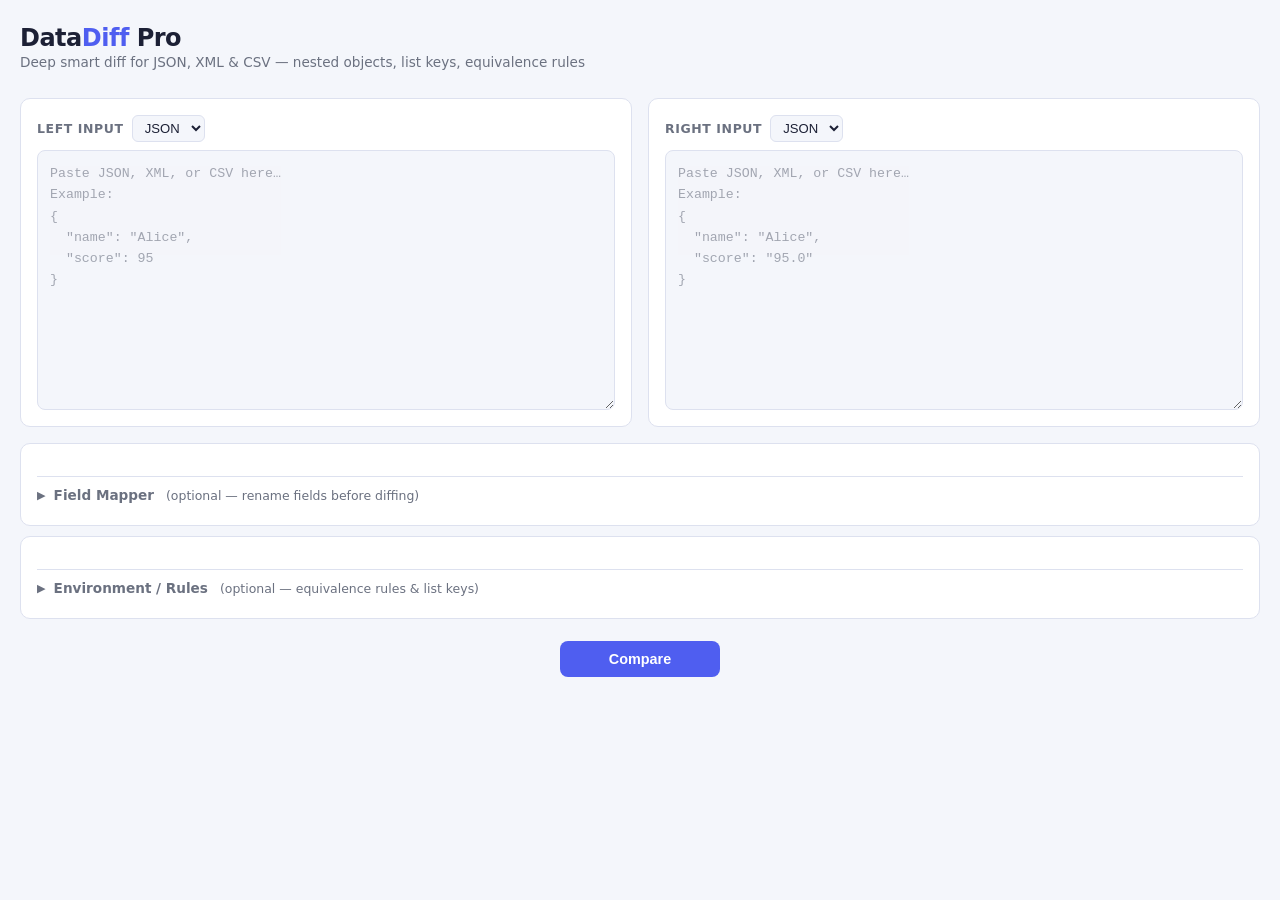
<file: datadiff-pro/ui/index.html>
<!DOCTYPE html>
<html lang="en">
<head>
  <meta charset="UTF-8" />
  <meta name="viewport" content="width=device-width, initial-scale=1.0" />
  <title>DataDiff Pro</title>
  <style>
    /* ── Reset & base ─────────────────────────────────────────────── */
    *, *::before, *::after { box-sizing: border-box; margin: 0; padding: 0; }

    :root {
      --bg:        #f4f6fb;
      --surface:   #ffffff;
      --border:    #dde1ef;
      --text:      #1c2035;
      --muted:     #6b7180;
      --accent:    #4f5ef0;

      --match-bg:      transparent;
      --match-text:    #adb5c7;
      --mismatch-bg:   rgba(220, 38, 38,  0.07);
      --mismatch-text: #dc2626;
      --equiv-bg:      rgba(37, 99, 235,  0.07);
      --equiv-text:    #2563eb;
      --extra-bg:      rgba(180, 83, 9,   0.07);
      --extra-text:    #b45309;
    }

    body {
      font-family: 'Segoe UI', system-ui, sans-serif;
      background: var(--bg);
      color: var(--text);
      min-height: 100vh;
      padding: 24px 20px 60px;
    }

    /* ── Header ───────────────────────────────────────────────────── */
    header {
      display: flex;
      align-items: center;
      gap: 12px;
      margin-bottom: 28px;
    }
    header h1 { font-size: 1.5rem; font-weight: 700; letter-spacing: -0.5px; }
    header h1 span { color: var(--accent); }
    header p { color: var(--muted); font-size: 0.85rem; margin-top: 2px; }

    /* ── Layout helpers ───────────────────────────────────────────── */
    .row   { display: flex; gap: 16px; }
    .col   { display: flex; flex-direction: column; gap: 8px; flex: 1; }
    .card  {
      background: var(--surface);
      border: 1px solid var(--border);
      border-radius: 10px;
      padding: 16px;
    }

    /* ── Labels & selects ─────────────────────────────────────────── */
    label {
      font-size: 0.78rem;
      font-weight: 600;
      text-transform: uppercase;
      letter-spacing: 0.6px;
      color: var(--muted);
      display: flex;
      align-items: center;
      gap: 8px;
    }
    select {
      background: var(--bg);
      color: var(--text);
      border: 1px solid var(--border);
      border-radius: 6px;
      padding: 4px 8px;
      font-size: 0.82rem;
      cursor: pointer;
    }
    select:focus { outline: 2px solid var(--accent); outline-offset: 1px; }

    /* ── Textareas ────────────────────────────────────────────────── */
    textarea {
      width: 100%;
      background: var(--bg);
      color: var(--text);
      border: 1px solid var(--border);
      border-radius: 8px;
      padding: 12px;
      font-family: 'Cascadia Code', 'Fira Code', 'Courier New', monospace;
      font-size: 0.83rem;
      resize: vertical;
      min-height: 260px;
      line-height: 1.6;
      transition: border-color 0.15s;
    }
    textarea:focus {
      outline: none;
      border-color: var(--accent);
    }
    textarea::placeholder { color: var(--muted); opacity: 0.6; }

    /* ── Collapsible sections ─────────────────────────────────────── */
    .collapsible-header {
      display: flex;
      align-items: center;
      gap: 8px;
      cursor: pointer;
      user-select: none;
      font-size: 0.85rem;
      font-weight: 600;
      color: var(--muted);
      padding: 10px 0 6px;
      border-top: 1px solid var(--border);
      margin-top: 16px;
    }
    .collapsible-header:hover { color: var(--text); }
    .collapsible-header .arrow {
      font-size: 0.7rem;
      transition: transform 0.2s;
      display: inline-block;
    }
    .collapsible-header.open .arrow { transform: rotate(90deg); }
    .collapsible-body {
      display: none;
      padding-top: 10px;
    }
    .collapsible-body.open { display: block; }
    .collapsible-body textarea { min-height: 110px; }
    .hint {
      font-size: 0.75rem;
      color: var(--muted);
      margin-bottom: 6px;
      line-height: 1.5;
    }

    /* ── Compare button ───────────────────────────────────────────── */
    .actions {
      display: flex;
      justify-content: center;
      gap: 12px;
      margin: 22px 0;
    }
    button {
      cursor: pointer;
      border: none;
      border-radius: 8px;
      font-size: 0.9rem;
      font-weight: 600;
      padding: 10px 28px;
      transition: opacity 0.15s, transform 0.1s;
    }
    button:active { transform: scale(0.97); }
    #btn-compare {
      background: var(--accent);
      color: #fff;
      min-width: 160px;
    }
    #btn-compare:hover { opacity: 0.88; }
    #btn-compare:disabled { opacity: 0.45; cursor: not-allowed; }
    #btn-export {
      background: var(--surface);
      color: var(--text);
      border: 1px solid var(--border);
      display: none;
    }
    #btn-export:hover { border-color: var(--accent); color: var(--accent); }

    /* ── Error banner ─────────────────────────────────────────────── */
    #error-banner {
      display: none;
      background: rgba(220, 38, 38, 0.06);
      border: 1px solid rgba(220, 38, 38, 0.3);
      border-radius: 8px;
      padding: 14px 18px;
      color: #b91c1c;
      font-size: 0.88rem;
      white-space: pre-wrap;
      line-height: 1.6;
      margin-bottom: 20px;
    }

    /* ── Summary bar ──────────────────────────────────────────────── */
    #summary-bar {
      display: none;
      flex-wrap: wrap;
      gap: 10px;
      margin-bottom: 20px;
    }
    .pill {
      border-radius: 20px;
      padding: 6px 16px;
      font-size: 0.82rem;
      font-weight: 600;
      display: flex;
      align-items: center;
      gap: 6px;
    }
    .pill-count {
      font-size: 1rem;
      font-weight: 700;
    }
    .pill-match    { background: rgba(107,114,128,0.12); color: #6b7280; border: 1px solid rgba(107,114,128,0.2); }
    .pill-mismatch { background: rgba(220,38,38,0.08);   color: #dc2626; border: 1px solid rgba(220,38,38,0.2); }
    .pill-equiv    { background: rgba(37,99,235,0.08);   color: #2563eb; border: 1px solid rgba(37,99,235,0.2); }
    .pill-extra    { background: rgba(180,83,9,0.08);    color: #b45309; border: 1px solid rgba(180,83,9,0.2); }

    /* ── Strategy notes ───────────────────────────────────────────── */
    #strategy-notes {
      display: none;
      font-size: 0.78rem;
      color: var(--muted);
      margin-bottom: 14px;
      line-height: 1.7;
    }
    #strategy-notes span { font-weight: 600; color: var(--text); }

    /* ── Results table ────────────────────────────────────────────── */
    #results-section { display: none; }

    .table-controls {
      display: flex;
      align-items: center;
      gap: 10px;
      margin-bottom: 12px;
      flex-wrap: wrap;
    }
    .table-controls label {
      text-transform: none;
      letter-spacing: 0;
      font-size: 0.82rem;
      font-weight: 500;
      color: var(--muted);
      cursor: pointer;
    }
    .table-controls input[type="checkbox"] {
      accent-color: var(--accent);
      cursor: pointer;
    }
    #filter-input {
      margin-left: auto;
      background: var(--bg);
      color: var(--text);
      border: 1px solid var(--border);
      border-radius: 6px;
      padding: 5px 10px;
      font-size: 0.82rem;
      width: 220px;
    }
    #filter-input:focus { outline: 2px solid var(--accent); outline-offset: 1px; }

    .table-wrap {
      overflow-x: auto;
      border-radius: 8px;
      border: 1px solid var(--border);
    }
    table {
      width: 100%;
      border-collapse: collapse;
      font-size: 0.83rem;
    }
    thead th {
      background: var(--surface);
      color: var(--muted);
      text-align: left;
      padding: 10px 14px;
      font-size: 0.75rem;
      text-transform: uppercase;
      letter-spacing: 0.5px;
      border-bottom: 1px solid var(--border);
      position: sticky;
      top: 0;
      z-index: 1;
    }
    tbody tr { border-bottom: 1px solid var(--border); }
    tbody tr:last-child { border-bottom: none; }
    tbody td {
      padding: 9px 14px;
      vertical-align: top;
      word-break: break-word;
    }
    /* Row colour coding */
    tr.row-mismatch { background: var(--mismatch-bg); }
    tr.row-equiv    { background: var(--equiv-bg); }
    tr.row-extra    { background: var(--extra-bg); }

    td.path  { font-family: monospace; font-size: 0.8rem; color: var(--text); max-width: 320px; }
    td.value { font-family: monospace; font-size: 0.8rem; }
    td.left  { color: #b91c1c; }
    td.right { color: #15803d; }
    td.match-val { color: var(--muted); }

    /* Left-border stripe for instant side identification */
    tr.row-mismatch td.value.left  { border-left: 3px solid rgba(220,38,38,0.5); padding-left: 11px; }
    tr.row-mismatch td.value.right { border-left: 3px solid rgba(21,128,61,0.5); padding-left: 11px; }

    .badge {
      display: inline-block;
      border-radius: 4px;
      padding: 2px 7px;
      font-size: 0.72rem;
      font-weight: 700;
      letter-spacing: 0.4px;
    }
    .badge-MATCH      { background: rgba(107,114,128,0.12); color: #6b7280; }
    .badge-MISMATCH   { background: rgba(220,38,38,0.12);   color: #dc2626; }
    .badge-EQUIVALENT { background: rgba(37,99,235,0.12);   color: #2563eb; }
    .badge-EXTRA_LEFT { background: rgba(180,83,9,0.12);    color: #b45309; }
    .badge-EXTRA_RIGHT{ background: rgba(180,83,9,0.12);    color: #b45309; }

    /* null / undefined display */
    .null-val { color: var(--muted); font-style: italic; }

    /* Spinner */
    #spinner {
      display: none;
      width: 20px; height: 20px;
      border: 3px solid var(--border);
      border-top-color: var(--accent);
      border-radius: 50%;
      animation: spin 0.7s linear infinite;
      vertical-align: middle;
    }
    @keyframes spin { to { transform: rotate(360deg); } }

    /* Responsive */
    @media (max-width: 700px) {
      .row { flex-direction: column; }
      #filter-input { width: 100%; margin-left: 0; }
    }
  </style>
</head>
<body>

<!-- ── Header ──────────────────────────────────────────────────────────── -->
<header>
  <div>
    <h1>Data<span>Diff</span> Pro</h1>
    <p>Deep smart diff for JSON, XML &amp; CSV — nested objects, list keys, equivalence rules</p>
  </div>
</header>

<!-- ── Input panels ────────────────────────────────────────────────────── -->
<div class="row">

  <!-- Left -->
  <div class="col card">
    <label>
      Left Input
      <select id="left-format">
        <option value="json">JSON</option>
        <option value="xml">XML</option>
        <option value="csv">CSV</option>
      </select>
    </label>
    <textarea id="left-data" placeholder='Paste JSON, XML, or CSV here…
Example:
{
  "name": "Alice",
  "score": 95
}'></textarea>
  </div>

  <!-- Right -->
  <div class="col card">
    <label>
      Right Input
      <select id="right-format">
        <option value="json">JSON</option>
        <option value="xml">XML</option>
        <option value="csv">CSV</option>
      </select>
    </label>
    <textarea id="right-data" placeholder='Paste JSON, XML, or CSV here…
Example:
{
  "name": "Alice",
  "score": "95.0"
}'></textarea>
  </div>

</div>

<!-- ── Optional: Field Mapper ──────────────────────────────────────────── -->
<div class="card" style="margin-top:16px;">
  <div class="collapsible-header" id="toggle-mapper">
    <span class="arrow">▶</span> Field Mapper
    <span style="font-weight:400; font-size:0.78rem; margin-left:4px;">(optional — rename fields before diffing)</span>
  </div>
  <div class="collapsible-body" id="body-mapper">
    <p class="hint">
      One mapping per line: <code>source_path,target_path</code><br>
      Dot notation for nested fields: <code>user.address.city,person.location.city</code><br>
      Applied to the <strong>left</strong> side. Lines starting with <code>#</code> are ignored.
    </p>
    <textarea id="mapper-csv" placeholder="# Example:
banks,BankData
nominee.nomineeName,nominee.name
user.address.city,person.location.city"></textarea>
  </div>
</div>

<!-- ── Optional: Environment / Rules ───────────────────────────────────── -->
<div class="card" style="margin-top:10px;">
  <div class="collapsible-header" id="toggle-env">
    <span class="arrow">▶</span> Environment / Rules
    <span style="font-weight:400; font-size:0.78rem; margin-left:4px;">(optional — equivalence rules &amp; list keys)</span>
  </div>
  <div class="collapsible-body" id="body-env">
    <p class="hint">
      Paste a YAML config. See the <code>environments/example.yaml</code> in the repo for the full format.
    </p>
    <textarea id="env-yaml" placeholder="# Example:
equivalence_rules:
  - [pending, in_progress]
  - [USD, usd, US Dollar]

list_keys:
  nominees: [nomineeName, percent]
  accounts: [accountId]"></textarea>
  </div>
</div>

<!-- ── Actions ─────────────────────────────────────────────────────────── -->
<div class="actions">
  <button id="btn-compare">
    <span id="spinner"></span>
    Compare
  </button>
  <button id="btn-export">⬇ Export JSON</button>
</div>

<!-- ── Error banner ────────────────────────────────────────────────────── -->
<div id="error-banner"></div>

<!-- ── Summary bar ─────────────────────────────────────────────────────── -->
<div id="summary-bar">
  <div class="pill pill-match">
    <span class="pill-count" id="count-match">0</span> Matched
  </div>
  <div class="pill pill-mismatch">
    <span class="pill-count" id="count-mismatch">0</span> Mismatched
  </div>
  <div class="pill pill-equiv">
    <span class="pill-count" id="count-equiv">0</span> Equivalent
  </div>
  <div class="pill pill-extra">
    <span class="pill-count" id="count-extra">0</span> Extra
  </div>
</div>

<!-- ── List strategy notes ─────────────────────────────────────────────── -->
<div id="strategy-notes"></div>

<!-- ── Results table ───────────────────────────────────────────────────── -->
<div id="results-section">
  <div class="table-controls">
    <label><input type="checkbox" id="hide-match" checked> Hide Matches</label>
    <label><input type="checkbox" id="show-mismatch" checked> Mismatches</label>
    <label><input type="checkbox" id="show-equiv" checked> Equivalent</label>
    <label><input type="checkbox" id="show-extra" checked> Extra</label>
    <input type="text" id="filter-input" placeholder="Filter by path…" />
  </div>
  <div class="table-wrap">
    <table>
      <thead>
        <tr>
          <th style="width:30%">Path</th>
          <th style="width:28%; border-right:2px solid var(--border)">← Left Value</th>
          <th style="width:28%">Right Value →</th>
          <th style="width:14%">Status</th>
        </tr>
      </thead>
      <tbody id="results-body"></tbody>
    </table>
  </div>
</div>


<script>
  // ── State ────────────────────────────────────────────────────────────
  let _lastResult = null;   // raw API response, used by Export

  // ── Collapsible sections ─────────────────────────────────────────────
  function setupCollapsible(toggleId, bodyId) {
    const toggle = document.getElementById(toggleId);
    const body   = document.getElementById(bodyId);
    toggle.addEventListener('click', () => {
      const open = body.classList.toggle('open');
      toggle.classList.toggle('open', open);
    });
  }
  setupCollapsible('toggle-mapper', 'body-mapper');
  setupCollapsible('toggle-env',    'body-env');

  // ── Compare ──────────────────────────────────────────────────────────
  document.getElementById('btn-compare').addEventListener('click', runCompare);

  async function runCompare() {
    const btn     = document.getElementById('btn-compare');
    const spinner = document.getElementById('spinner');

    // Collect inputs
    const payload = {
      left_data:        document.getElementById('left-data').value,
      right_data:       document.getElementById('right-data').value,
      left_format:      document.getElementById('left-format').value,
      right_format:     document.getElementById('right-format').value,
      mapper_csv:       document.getElementById('mapper-csv').value || null,
      environment_yaml: document.getElementById('env-yaml').value   || null,
    };

    // UI: loading state
    btn.disabled = true;
    spinner.style.display = 'inline-block';
    hideError();
    hideResults();

    try {
      const res  = await fetch('/compare', {
        method:  'POST',
        headers: { 'Content-Type': 'application/json' },
        body:    JSON.stringify(payload),
      });
      const data = await res.json();

      if (!data.ok) {
        showError(data.error || 'An unknown error occurred.');
        return;
      }

      _lastResult = data;
      renderResults(data);

    } catch (err) {
      showError(
        'Could not reach the server.\n' +
        'Make sure the container is running: docker-compose up\n' +
        `Detail: ${err.message}`
      );
    } finally {
      btn.disabled = false;
      spinner.style.display = 'none';
    }
  }

  // ── Render ───────────────────────────────────────────────────────────
  function renderResults(data) {
    // Summary pills
    const s = data.summary || {};
    document.getElementById('count-match').textContent    = s.MATCH      || 0;
    document.getElementById('count-mismatch').textContent = s.MISMATCH   || 0;
    document.getElementById('count-equiv').textContent    = s.EQUIVALENT || 0;
    document.getElementById('count-extra').textContent    = (s.EXTRA_LEFT || 0) + (s.EXTRA_RIGHT || 0);
    document.getElementById('summary-bar').style.display  = 'flex';

    // List strategy notes
    const notesEl = document.getElementById('strategy-notes');
    if (data.list_strategies && data.list_strategies.length > 0) {
      notesEl.innerHTML =
        '<span>List key strategies used:</span> ' +
        data.list_strategies.map(s => escHtml(s)).join(' &nbsp;·&nbsp; ');
      notesEl.style.display = 'block';
    } else {
      notesEl.style.display = 'none';
    }

    // Table rows
    buildTable(data.records || []);

    document.getElementById('results-section').style.display = 'block';
    document.getElementById('btn-export').style.display      = 'inline-block';
  }

  function buildTable(records) {
    const hideMatch    = document.getElementById('hide-match').checked;
    const showMismatch = document.getElementById('show-mismatch').checked;
    const showEquiv    = document.getElementById('show-equiv').checked;
    const showExtra    = document.getElementById('show-extra').checked;
    const filterText   = document.getElementById('filter-input').value.toLowerCase();

    const tbody = document.getElementById('results-body');
    tbody.innerHTML = '';

    let shown = 0;
    for (const rec of records) {
      const status = rec.status;

      // Apply visibility filters
      if (status === 'MATCH'      &&  hideMatch)    continue;
      if (status === 'MISMATCH'   && !showMismatch) continue;
      if (status === 'EQUIVALENT' && !showEquiv)    continue;
      if ((status === 'EXTRA_LEFT' || status === 'EXTRA_RIGHT') && !showExtra) continue;

      // Apply path filter
      if (filterText && !rec.path.toLowerCase().includes(filterText)) continue;

      const tr = document.createElement('tr');
      tr.className = rowClass(status);

      // Indent path by nesting depth (count dots outside brackets)
      const depth = pathDepth(rec.path);
      const indent = depth > 0 ? `style="padding-left:${6 + depth * 14}px"` : '';

      tr.innerHTML =
        `<td class="path" ${indent}>${escHtml(rec.path)}</td>` +
        `<td class="value ${valueClass(status, 'left')}" style="border-right:1px solid var(--border)">${formatValue(rec.left_value, status, 'left')}</td>` +
        `<td class="value ${valueClass(status, 'right')}">${formatValue(rec.right_value, status, 'right')}</td>` +
        `<td><span class="badge badge-${escHtml(status)}">${escHtml(status.replace(/_/g, ' '))}</span></td>`;

      tbody.appendChild(tr);
      shown++;
    }

    if (shown === 0) {
      const tr = document.createElement('tr');
      tr.innerHTML = `<td colspan="4" style="text-align:center; color:var(--muted); padding:24px;">
        No records match the current filters.</td>`;
      tbody.appendChild(tr);
    }
  }

  function rowClass(status) {
    if (status === 'MISMATCH')              return 'row-mismatch';
    if (status === 'EQUIVALENT')            return 'row-equiv';
    if (status === 'EXTRA_LEFT' ||
        status === 'EXTRA_RIGHT')           return 'row-extra';
    return '';
  }

  function valueClass(status, side) {
    if (status === 'MATCH') return 'match-val';
    if (side === 'left'  && (status === 'MISMATCH' || status === 'EXTRA_LEFT'))  return 'left';
    if (side === 'right' && (status === 'MISMATCH' || status === 'EXTRA_RIGHT')) return 'right';
    return '';
  }

  function formatValue(val, status, side) {
    if (val === null || val === undefined) {
      // Show a meaningful placeholder for EXTRA rows so it's clear which side is missing
      if (status === 'EXTRA_LEFT'  && side === 'right')
        return '<span class="null-val" style="font-size:0.75rem">not present</span>';
      if (status === 'EXTRA_RIGHT' && side === 'left')
        return '<span class="null-val" style="font-size:0.75rem">not present</span>';
      return '<span class="null-val">—</span>';
    }
    if (typeof val === 'object') {
      return `<span title="${escHtml(JSON.stringify(val, null, 2))}">${escHtml(JSON.stringify(val))}</span>`;
    }
    return escHtml(String(val));
  }

  function pathDepth(path) {
    // Count nesting level by dots that appear outside of [...] brackets
    let depth = 0, inBracket = 0;
    for (const ch of path) {
      if (ch === '[') inBracket++;
      else if (ch === ']') inBracket--;
      else if (ch === '.' && inBracket === 0) depth++;
    }
    return depth;
  }

  // ── Filter / toggle listeners ─────────────────────────────────────────
  ['hide-match','show-mismatch','show-equiv','show-extra'].forEach(id => {
    document.getElementById(id).addEventListener('change', () => {
      if (_lastResult) buildTable(_lastResult.records || []);
    });
  });
  document.getElementById('filter-input').addEventListener('input', () => {
    if (_lastResult) buildTable(_lastResult.records || []);
  });

  // ── Export ───────────────────────────────────────────────────────────
  document.getElementById('btn-export').addEventListener('click', () => {
    if (!_lastResult) return;
    const blob = new Blob(
      [JSON.stringify(_lastResult, null, 2)],
      { type: 'application/json' }
    );
    const url = URL.createObjectURL(blob);
    const a   = document.createElement('a');
    a.href     = url;
    a.download = 'datadiff-result.json';
    a.click();
    URL.revokeObjectURL(url);
  });

  // ── Helpers ──────────────────────────────────────────────────────────
  function showError(msg) {
    const el = document.getElementById('error-banner');
    el.textContent   = msg;
    el.style.display = 'block';
  }
  function hideError() {
    document.getElementById('error-banner').style.display = 'none';
  }
  function hideResults() {
    document.getElementById('summary-bar').style.display    = 'none';
    document.getElementById('strategy-notes').style.display = 'none';
    document.getElementById('results-section').style.display = 'none';
    document.getElementById('btn-export').style.display     = 'none';
  }
  function escHtml(str) {
    return String(str)
      .replace(/&/g, '&amp;')
      .replace(/</g, '&lt;')
      .replace(/>/g, '&gt;')
      .replace(/"/g, '&quot;');
  }
</script>
</body>
</html>
</file>
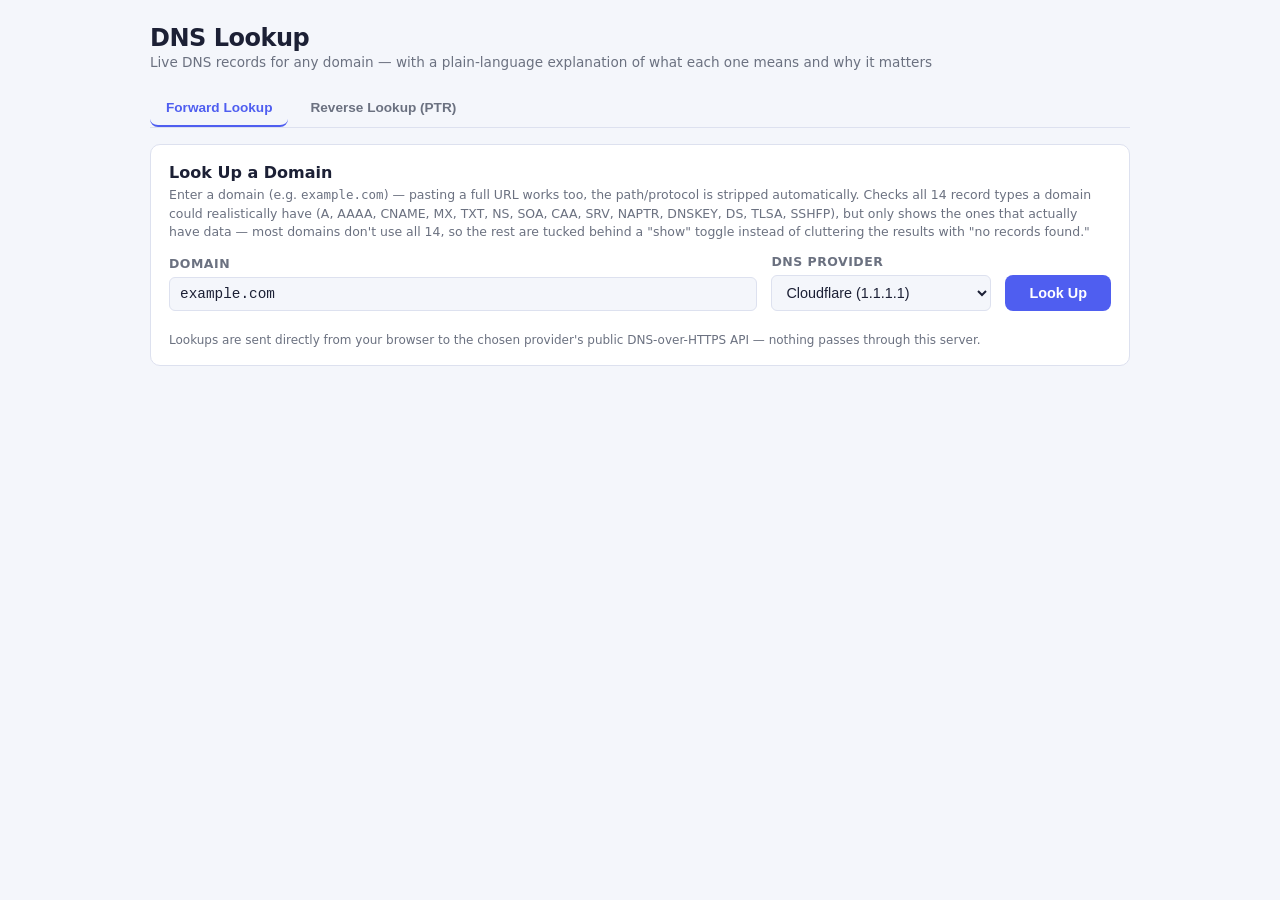
<file: dns-lookup/ui/index.html>
<!DOCTYPE html>
<html lang="en">
<head>
<meta charset="UTF-8" />
<meta name="viewport" content="width=device-width, initial-scale=1.0" />
<title>DNS Lookup</title>
<style>
  *, *::before, *::after { box-sizing: border-box; margin: 0; padding: 0; }
  :root {
    --bg: #f4f6fb; --surface: #ffffff; --border: #dde1ef;
    --text: #1c2035; --muted: #6b7180; --accent: #4f5ef0;
    --ok-bg: rgba(21,128,61,0.08); --ok-text: #15803d; --ok-border: rgba(21,128,61,0.3);
    --err-bg: rgba(220,38,38,0.06); --err-text: #b91c1c; --err-border: rgba(220,38,38,0.3);
    --warn-bg: rgba(180,83,9,0.08); --warn-text: #b45309; --warn-border: rgba(180,83,9,0.3);
  }
  body {
    font-family: 'Segoe UI', system-ui, sans-serif;
    background: var(--bg); color: var(--text);
    min-height: 100vh; padding: 24px 20px 60px;
  }
  header { max-width: 980px; margin: 0 auto 20px; }
  header h1 { font-size: 1.5rem; font-weight: 700; letter-spacing: -0.5px; }
  header h1 span { color: var(--accent); }
  header p { color: var(--muted); font-size: 0.85rem; margin-top: 2px; }

  .wrap { max-width: 980px; margin: 0 auto; }

  .tabs {
    display: flex; flex-wrap: wrap; gap: 6px; margin-bottom: 16px;
    border-bottom: 1px solid var(--border); padding-bottom: 0;
  }
  .tab-btn {
    background: none; border: none; cursor: pointer;
    padding: 10px 16px; font-size: 0.85rem; font-weight: 600;
    color: var(--muted); border-bottom: 2px solid transparent;
    transition: color 0.15s, border-color 0.15s;
  }
  .tab-btn:hover { color: var(--text); }
  .tab-btn.active { color: var(--accent); border-bottom-color: var(--accent); }
  .panel { display: none; }
  .panel.active { display: block; }

  .card {
    background: var(--surface); border: 1px solid var(--border);
    border-radius: 10px; padding: 18px; margin-bottom: 16px;
  }
  .card h2 { font-size: 1rem; font-weight: 700; margin-bottom: 4px; }
  .card .hint { font-size: 0.78rem; color: var(--muted); margin-bottom: 12px; line-height: 1.5; }

  label {
    font-size: 0.78rem; font-weight: 600; text-transform: uppercase;
    letter-spacing: 0.5px; color: var(--muted); display: block; margin-bottom: 6px;
  }
  input[type="text"], select {
    background: var(--bg); color: var(--text); border: 1px solid var(--border);
    border-radius: 6px; padding: 8px 10px; font-size: 0.9rem; width: 100%;
  }
  input[type="text"] { font-family: 'Cascadia Code', 'Fira Code', 'Courier New', monospace; }
  input[type="text"]:focus, select:focus { outline: 2px solid var(--accent); outline-offset: 1px; }

  .field { margin-bottom: 12px; }
  .row { display: flex; gap: 14px; flex-wrap: wrap; align-items: flex-end; }
  .row > .field { flex: 1; min-width: 200px; }

  button {
    cursor: pointer; border: none; border-radius: 8px; font-size: 0.9rem;
    font-weight: 600; padding: 10px 24px; background: var(--accent); color: #fff;
    transition: opacity 0.15s;
  }
  button:hover { opacity: 0.88; }
  button:disabled { opacity: 0.5; cursor: not-allowed; }

  .msg { font-size: 0.8rem; border-radius: 7px; padding: 9px 12px; margin: 10px 0 0; display: none; white-space: pre-wrap; line-height: 1.6; }
  .msg.error { display: block; background: var(--err-bg); color: var(--err-text); border: 1px solid var(--err-border); }
  .msg.warn  { display: block; background: var(--warn-bg); color: var(--warn-text); border: 1px solid var(--warn-border); }
  .msg.ok    { display: block; background: var(--ok-bg);  color: var(--ok-text);  border: 1px solid var(--ok-border); }

  /* ── Info icons + popover (shared pattern across Toolbox tools) ──────── */
  .info-icon {
    display: inline-flex; align-items: center; justify-content: center;
    width: 15px; height: 15px; border-radius: 50%; vertical-align: middle;
    background: var(--border); color: var(--muted);
    font-size: 0.65rem; font-weight: 700; cursor: pointer; margin-left: 5px;
    user-select: none;
  }
  .info-icon:hover { background: var(--accent); color: #fff; }
  .info-popover {
    position: fixed; max-width: 320px; background: #10131f; color: #d7dcf0;
    border-radius: 8px; padding: 12px 34px 12px 14px; font-size: 0.78rem;
    line-height: 1.6; box-shadow: 0 8px 24px rgba(0,0,0,0.3); z-index: 1000;
    display: none;
  }
  .info-popover .t { font-weight: 700; margin-bottom: 5px; color: #fff; font-size: 0.82rem; }
  .info-popover .close {
    position: absolute; top: 8px; right: 10px; cursor: pointer;
    color: #8b93b8; font-size: 0.85rem; line-height: 1;
  }
  .info-popover .close:hover { color: #fff; }

  /* ── Record sections ──────────────────────────────────────────────── */
  .record-section { margin-bottom: 18px; }
  .record-section:last-child { margin-bottom: 0; }
  .record-section h3 {
    font-size: 0.85rem; font-weight: 700; margin-bottom: 8px;
    display: flex; align-items: center; gap: 4px;
  }
  .record-section .empty { font-size: 0.82rem; color: var(--muted); font-style: italic; }

  .data-table { width: 100%; border-collapse: collapse; font-size: 0.82rem; }
  .data-table th { text-align: left; padding: 7px 10px; border-bottom: 1px solid var(--border); color: var(--muted); font-size: 0.7rem; text-transform: uppercase; letter-spacing: 0.4px; }
  .data-table td { padding: 7px 10px; border-bottom: 1px solid var(--border); vertical-align: top; }
  .data-table td.mono { font-family: monospace; word-break: break-all; }
  .type-badge {
    display: inline-block; border-radius: 4px; padding: 2px 7px; font-size: 0.7rem;
    font-weight: 700; letter-spacing: 0.3px; background: rgba(79,94,240,0.12); color: var(--accent);
  }
  .type-badge.chain { background: rgba(180,83,9,0.12); color: var(--warn-text); }
  .ttl-cell { color: var(--muted); font-size: 0.78rem; white-space: nowrap; }

  .nx-banner {
    background: var(--err-bg); border: 1px solid var(--err-border); color: var(--err-text);
    border-radius: 8px; padding: 14px 16px; font-size: 0.88rem; line-height: 1.6;
  }

  .provider-note { font-size: 0.75rem; color: var(--muted); margin-top: 10px; }

  /* ── Empty record types, tucked behind a toggle instead of shown by default ── */
  .empty-types-toggle { margin-top: 4px; }
  .toggle-empty-btn {
    background: none; border: 1px dashed var(--border); color: var(--muted);
    border-radius: 7px; padding: 7px 12px; font-size: 0.78rem; cursor: pointer;
  }
  .toggle-empty-btn:hover { border-color: var(--accent); color: var(--accent); }
  .empty-types-body { margin-top: 14px; }
  .empty-types-body[hidden] { display: none; }

  /* ── Reverse lookup: constructed query name ──────────────────────────── */
  .query-trace {
    background: #10131f; color: #d7dcf0; border-radius: 8px; padding: 12px 16px;
    font-family: monospace; font-size: 0.82rem; line-height: 1.8; margin-bottom: 14px;
  }
  .query-trace .comment { color: #8b93b8; }
  .query-trace .hl { color: #8ea3ff; }

  /* ── SOA field-by-field breakdown ────────────────────────────────────── */
  .soa-grid { display: grid; grid-template-columns: repeat(auto-fill, minmax(230px, 1fr)); gap: 10px; margin: 6px 0 4px; }
  .soa-field {
    background: var(--bg); border: 1px solid var(--border); border-radius: 8px; padding: 10px 12px;
  }
  .soa-field .k { font-size: 0.72rem; color: var(--muted); text-transform: uppercase; letter-spacing: 0.5px; font-weight: 600; }
  .soa-field .v { font-family: monospace; font-size: 0.88rem; font-weight: 700; margin-top: 3px; word-break: break-word; }

  @media (max-width: 700px) { .row { flex-direction: column; align-items: stretch; } }
</style>
</head>
<body>

<header>
  <h1>DNS<span> </span>Lookup</h1>
  <p>Live DNS records for any domain — with a plain-language explanation of what each one means and why it matters</p>
</header>

<div class="wrap">

  <div class="tabs">
    <button class="tab-btn active" data-tab="forward">Forward Lookup</button>
    <button class="tab-btn" data-tab="reverse">Reverse Lookup (PTR)</button>
  </div>

  <!-- ══════════════════════════ FORWARD LOOKUP TAB ══════════════════════════ -->
  <div class="panel active" id="panel-forward">
    <div class="card">
      <h2>Look Up a Domain</h2>
      <p class="hint">Enter a domain (e.g. <code>example.com</code>) — pasting a full URL works too, the path/protocol is stripped automatically. Checks all 14 record types a domain could realistically have (A, AAAA, CNAME, MX, TXT, NS, SOA, CAA, SRV, NAPTR, DNSKEY, DS, TLSA, SSHFP), but only shows the ones that actually have data — most domains don't use all 14, so the rest are tucked behind a "show" toggle instead of cluttering the results with "no records found."</p>

      <div class="row">
        <div class="field" style="flex:2;">
          <label>Domain</label>
          <input type="text" id="domain-input" placeholder="e.g. example.com" value="example.com">
        </div>
        <div class="field" style="max-width:220px;">
          <label>DNS Provider</label>
          <select id="provider-select">
            <option value="cloudflare">Cloudflare (1.1.1.1)</option>
            <option value="google">Google (8.8.8.8)</option>
          </select>
        </div>
        <div class="field" style="flex:0 0 auto; min-width:auto;">
          <button id="btn-lookup">Look Up</button>
        </div>
      </div>

      <div id="lookup-msg" class="msg"></div>
      <p class="provider-note">Lookups are sent directly from your browser to the chosen provider's public DNS-over-HTTPS API — nothing passes through this server.</p>
    </div>

    <div id="results-card" class="card" style="display:none;">
      <h2 id="results-heading"></h2>
      <div id="results-body"></div>
    </div>
  </div>

  <!-- ══════════════════════════ REVERSE LOOKUP TAB ══════════════════════════ -->
  <div class="panel" id="panel-reverse">
    <div class="card">
      <h2>Reverse Lookup — IP → Hostname
        <span class="info-icon" onclick="showInfoPopover(this, 'PTR')">?</span>
      </h2>
      <p class="hint">
        Enter an IPv4 address to find what hostname (if any) it's registered to point back to.
        Works for public IPs only — private ranges (like 192.168.x.x) aren't delegated in public DNS
        and will correctly show no result.
      </p>

      <div class="row">
        <div class="field" style="flex:2;">
          <label>IP Address</label>
          <input type="text" id="reverse-ip-input" placeholder="e.g. 8.8.8.8" value="8.8.8.8">
        </div>
        <div class="field" style="max-width:220px;">
          <label>DNS Provider</label>
          <select id="reverse-provider-select">
            <option value="cloudflare">Cloudflare (1.1.1.1)</option>
            <option value="google">Google (8.8.8.8)</option>
          </select>
        </div>
        <div class="field" style="flex:0 0 auto; min-width:auto;">
          <button id="btn-reverse-lookup">Look Up</button>
        </div>
      </div>

      <div id="reverse-msg" class="msg"></div>
    </div>

    <div id="reverse-results-card" class="card" style="display:none;">
      <h2 id="reverse-results-heading"></h2>
      <div id="reverse-results-body"></div>
    </div>
  </div>

</div>

<div class="info-popover" id="info-popover"></div>

<script>
/* =============================================================================
 * ENGINE — pure functions, no DOM/network access. Verified standalone
 * (node -e against the extracted engine code) before the fetch-based UI
 * below was wired to them.
 * ========================================================================== */

const DNS_TYPE_NAMES = {
  1: 'A', 2: 'NS', 5: 'CNAME', 6: 'SOA', 12: 'PTR', 15: 'MX', 16: 'TXT', 28: 'AAAA',
  33: 'SRV', 35: 'NAPTR', 43: 'DS', 44: 'SSHFP', 48: 'DNSKEY', 52: 'TLSA', 257: 'CAA',
};
const DNS_STATUS_NAMES = { 0: 'NOERROR', 1: 'FORMERR', 2: 'SERVFAIL', 3: 'NXDOMAIN', 4: 'NOTIMP', 5: 'REFUSED' };

// Accepts a bare domain, or a pasted URL, and returns just the hostname.
function normalizeDomain(input) {
  let s = String(input).trim();
  s = s.replace(/^[a-z][a-z0-9+.-]*:\/\//i, ''); // strip any "scheme://"
  s = s.split('/')[0];
  s = s.split('?')[0];
  s = s.split('#')[0];
  s = s.split(':')[0]; // strip a trailing :port
  s = s.replace(/\.$/, ''); // strip a trailing dot (valid DNS, but noisy to display)
  return s.toLowerCase();
}

// Loose sanity check — just enough to reject empty/garbage input before
// firing a network request, not a full RFC validator.
function looksLikeDomain(s) {
  return /^[a-z0-9]([a-z0-9-]{0,61}[a-z0-9])?(\.[a-z0-9]([a-z0-9-]{0,61}[a-z0-9])?)+$/i.test(s);
}

// Parses a plain IPv4 string into 4 octets, or null if invalid.
function parseIpv4(str) {
  const parts = String(str).trim().split('.');
  if (parts.length !== 4) return null;
  const octets = [];
  for (const p of parts) {
    if (!/^\d{1,3}$/.test(p)) return null;
    const n = parseInt(p, 10);
    if (n < 0 || n > 255) return null;
    octets.push(n);
  }
  return octets;
}

// Builds the reverse-DNS query name for an IPv4 address: octets reversed,
// then ".in-addr.arpa" appended. E.g. [8,8,4,4] -> "4.4.8.8.in-addr.arpa".
// Getting this reversal wrong doesn't just return "no records" — public
// resolvers return SERVFAIL for the un-reversed name, confirmed against
// the real Cloudflare API before this was written.
function ipToReverseArpaName(octets) {
  return [...octets].reverse().join('.') + '.in-addr.arpa';
}

// Flags the common private/reserved IPv4 ranges that will never have a
// public PTR record, so the UI can explain why upfront instead of just
// showing a bare failure after a wasted network round-trip.
function isPrivateOrReservedIpv4(octets) {
  const [a, b] = octets;
  if (a === 10) return true;
  if (a === 172 && b >= 16 && b <= 31) return true;
  if (a === 192 && b === 168) return true;
  if (a === 127) return true;
  if (a === 169 && b === 254) return true;
  return false;
}

function humanizeTtl(seconds) {
  if (seconds < 60) return `${seconds}s`;
  if (seconds < 3600) return `${Math.round(seconds / 60)}m (${seconds}s)`;
  if (seconds < 86400) return `${(seconds / 3600).toFixed(1)}h (${seconds}s)`;
  return `${(seconds / 86400).toFixed(1)}d (${seconds}s)`;
}

// MX data comes back as "10 mail.example.com." — split into priority + host.
function parseMx(rawData) {
  const m = String(rawData).match(/^(\d+)\s+(.+)$/);
  return m ? { priority: +m[1], host: m[2].replace(/\.$/, '') } : null;
}

// SOA data comes back as one string: "mname rname serial refresh retry expire minimum".
function parseSoa(rawData) {
  const parts = String(rawData).trim().split(/\s+/);
  if (parts.length !== 7) return null;
  const [mname, rname, serial, refresh, retry, expire, minimum] = parts;
  return { mname: mname.replace(/\.$/, ''), rname: rname.replace(/\.$/, ''), serial, refresh, retry, expire, minimum };
}

// CAA data comes back as: flag tag "value" — e.g. 0 issue "pki.goog".
function parseCaa(rawData) {
  const m = String(rawData).match(/^(\d+)\s+(\w+)\s+"?([^"]*)"?$/);
  return m ? { flag: m[1], tag: m[2], value: m[3] } : null;
}

// Presents a raw DNS-over-HTTPS "data" field for display, based on the
// ACTUAL record type returned (not necessarily the type that was queried —
// a CNAME chain means an A query can return CNAME rows too).
function formatRecordData(typeName, rawData) {
  if (typeName === 'TXT') return String(rawData).replace(/^"|"$/g, '').replace(/\\"/g, '"');
  if (typeName === 'MX') {
    const parsed = parseMx(rawData);
    return parsed ? `priority ${parsed.priority} → ${parsed.host}` : rawData;
  }
  if (typeName === 'CNAME' || typeName === 'NS') return String(rawData).replace(/\.$/, '');
  if (typeName === 'SOA') {
    const parsed = parseSoa(rawData);
    return parsed ? `primary ${parsed.mname}, serial ${parsed.serial}, refresh ${parsed.refresh}s / retry ${parsed.retry}s / expire ${parsed.expire}s` : rawData;
  }
  if (typeName === 'CAA') {
    const parsed = parseCaa(rawData);
    return parsed ? `${parsed.tag} → ${parsed.value}` : rawData;
  }
  return rawData;
}

/* =============================================================================
 * UI WIRING
 * ========================================================================== */

const PROVIDERS = {
  cloudflare: { label: 'Cloudflare (1.1.1.1)', url: 'https://cloudflare-dns.com/dns-query' },
  google:     { label: 'Google (8.8.8.8)',     url: 'https://dns.google/resolve' },
};
const RECORD_TYPES = ['A', 'AAAA', 'CNAME', 'MX', 'TXT', 'NS', 'SOA', 'CAA', 'SRV', 'NAPTR', 'DNSKEY', 'DS', 'TLSA', 'SSHFP'];

const TERM_INFO = {
  A: { title: 'A Record', text: "Maps a domain name to an IPv4 address. This is the most basic DNS record — it's literally what a browser needs before it can connect to anything." },
  AAAA: { title: 'AAAA Record', text: "The IPv6 equivalent of an A record — maps a domain to an IPv6 address instead. A domain can have both at once; modern browsers prefer IPv6 when both are available." },
  CNAME: { title: 'CNAME Record (Alias)', text: "Points one domain name to ANOTHER domain name, not directly to an IP — \"resolve this by going and resolving that instead.\" A name with a CNAME can't have any other record type at the same name; mixing them is one of the most common real-world DNS misconfigurations." },
  MX: { title: 'MX Record (Mail Exchange)', text: "Tells other mail servers which server(s) handle email for this domain, and in what priority order (lower number = tried first). Completely separate from the website — a domain's site and its email can be hosted in entirely different places, purely because of MX." },
  TXT: { title: 'TXT Record', text: "A free-text field attached to a domain. Originally just notes, but now mostly used for domain-ownership verification and email authentication (SPF/DKIM/DMARC — rules telling other mail servers which senders are allowed to send email as this domain, to fight spoofing)." },
  NS: { title: 'NS Record (Name Server)', text: "Lists which servers are authoritative for this domain — the ones that actually hold its real records and must be asked directly. This is how DNS delegation works: the .com registry doesn't know a site's IP, it only knows which name servers to point you at." },
  SOA: { title: 'SOA Record (Start of Authority)', text: "Metadata about the DNS zone itself — every domain has exactly one. Click any field below the table for what it specifically controls." },
  soaMname: { title: 'Primary Name Server (MNAME)', text: "The one server considered the master/authoritative source of truth for this zone — where changes are actually made. Every other name server for the domain (the secondaries) copies its data FROM this one." },
  soaRname: { title: 'Responsible Party (RNAME)', text: "The zone administrator's contact, written in DNS's odd \"first dot means @\" format — \"dns.cloudflare.com\" means the email address dns@cloudflare.com. Rarely monitored in practice for large providers, but it's meant to be who to contact about the zone." },
  soaSerial: { title: 'Serial Number', text: "A version number for this zone. It's supposed to increase every single time any record in the zone changes — secondary name servers compare this number to their own copy, and only pull a fresh copy when they see a higher number. If an admin forgets to bump it, secondaries won't notice the zone changed at all." },
  soaRefresh: { title: 'Refresh Interval', text: "How often (in seconds) a secondary name server should check back with the primary to see if the serial number went up. Shorter = secondaries notice changes faster, at the cost of more frequent check-in traffic." },
  soaRetry: { title: 'Retry Interval', text: "If a secondary's refresh check FAILS (primary unreachable), this is how long it waits before trying again — normally shorter than the refresh interval, so a temporary outage doesn't push back the check very long." },
  soaExpire: { title: 'Expire Time', text: "If a secondary can't reach the primary for this many seconds straight, it stops treating its (increasingly stale) copy of the zone as valid at all and stops answering queries for it. This is the outer bound on \"how long can the primary be down before secondaries give up.\"" },
  soaMinimum: { title: 'Minimum TTL (Negative Caching)', text: "Historically the default TTL for records in the zone; in modern DNS (RFC 2308) it specifically controls how long a NEGATIVE answer — \"this name doesn't exist\" — gets cached by resolvers, separate from the TTL used for real records." },
  PTR: { title: 'PTR Record (Reverse Lookup)', text: "The reverse of an A record: instead of \"name → IP\", it answers \"IP → name.\" Queried via a special reversed name ending in .in-addr.arpa, not the IP directly. Not every IP has one — it has to be set up deliberately by whoever controls that IP block, and is most reliably present for mail servers (many receiving mail servers reject email from an IP with no PTR at all, as a basic spam check)." },
  CAA: { title: 'CAA Record (Certificate Authority Authorization)', text: "Says which certificate authorities are ALLOWED to issue an HTTPS certificate for this domain. If a domain has a CAA record naming only \"pki.goog\", for example, any other certificate authority is supposed to refuse to issue a cert for it — a defense against someone tricking the wrong CA into issuing a fraudulent certificate." },
  SRV: { title: 'SRV Record (Service Location)', text: "Points to the specific host and port that handles a particular service for this domain (format: priority, weight, port, target) — used by protocols like SIP (VoIP) or XMPP (chat) to find the right server without hardcoding it. Most ordinary websites have none at all, which is completely normal." },
  NAPTR: { title: 'NAPTR Record (Naming Authority Pointer)', text: "A more flexible, rule-based version of SRV, mostly seen in telephony (SIP/ENUM) setups for translating phone numbers or service names into the right server via a chain of rewrite rules. Rare outside telecom infrastructure." },
  DNSKEY: { title: 'DNSKEY Record', text: "Part of DNSSEC — publishes the public key(s) used to cryptographically sign this domain's DNS records, so a resolver can verify the answers haven't been tampered with in transit. Only present if the domain has DNSSEC enabled." },
  DS: { title: 'DS Record (Delegation Signer)', text: "Also part of DNSSEC — sits in the PARENT zone (e.g. \".com\") and holds a hash of the child domain's DNSKEY, forming a chain of trust from the root down to this specific domain. Only present if DNSSEC is enabled and properly delegated." },
  TLSA: { title: 'TLSA Record', text: "Part of DANE (DNS-based Authentication of Named Entities) — pins exactly which TLS certificate (or public key) is expected for this domain, as an extra layer on top of the normal certificate-authority system. Uncommon outside of email server hardening (SMTP) and a handful of security-conscious sites." },
  SSHFP: { title: 'SSHFP Record', text: "Publishes a fingerprint of this host's SSH public key in DNS, so an SSH client (if configured to check) can verify it's connecting to the right server on first login instead of blindly trusting whatever key it's shown. Mostly seen on servers, not typical websites." },
  ttl: { title: 'TTL (Time To Live)', text: "How many seconds a resolver may cache this record before asking again. Short TTL → changes propagate fast, but the authoritative server gets asked more often. Long TTL → better caching, but a change you make today may not be visible everywhere until the old TTL expires. This is exactly why DNS changes don't show up instantly for everyone." },
  chain: { title: 'Why is there more than one type here?', text: "This domain's answer includes a CNAME — an alias pointing to another name. The resolver automatically followed it and included the final record too, so you're seeing the whole chain: alias → real record, in one answer." },
  nxdomain: { title: 'NXDOMAIN', text: "The DNS equivalent of \"this address doesn't exist.\" It means no domain by this name is registered anywhere — a stronger statement than \"has no records of this type,\" which is a completely normal, healthy result for plenty of query types on a real domain." },
};

function showInfoPopover(anchorEl, key) {
  const info = TERM_INFO[key];
  if (!info) return;
  const pop = document.getElementById('info-popover');
  pop.innerHTML = `<span class="close" onclick="hideInfoPopover()">✕</span><div class="t">${info.title}</div><div>${info.text}</div>`;
  pop.style.display = 'block';
  const rect = anchorEl.getBoundingClientRect();
  const popWidth = 320;
  let left = Math.min(rect.left, window.innerWidth - popWidth - 16);
  left = Math.max(left, 8);
  pop.style.left = left + 'px';
  pop.style.top = (rect.bottom + 6) + 'px';
  requestAnimationFrame(() => {
    const popRect = pop.getBoundingClientRect();
    if (popRect.bottom > window.innerHeight) pop.style.top = (rect.top - popRect.height - 6) + 'px';
  });
}
function hideInfoPopover() { document.getElementById('info-popover').style.display = 'none'; }
document.addEventListener('click', (e) => {
  if (!e.target.classList.contains('info-icon') && !e.target.closest('#info-popover')) hideInfoPopover();
});
document.addEventListener('keydown', (e) => { if (e.key === 'Escape') hideInfoPopover(); });

function escHtml(s) {
  return String(s).replace(/&/g, '&amp;').replace(/</g, '&lt;').replace(/>/g, '&gt;').replace(/"/g, '&quot;');
}

function showMsg(el, text, kind) {
  el.textContent = text;
  el.className = 'msg ' + kind;
}
function hideMsg(el) { el.className = 'msg'; el.textContent = ''; }

async function dohQuery(providerKey, name, type) {
  const provider = PROVIDERS[providerKey];
  const url = `${provider.url}?name=${encodeURIComponent(name)}&type=${type}`;
  const res = await fetch(url, { headers: { 'Accept': 'application/dns-json' } });
  if (!res.ok) throw new Error(`HTTP ${res.status} from ${provider.label}`);
  return res.json();
}

// ── Tabs ──────────────────────────────────────────────────────────────────
document.querySelectorAll('.tab-btn').forEach(btn => {
  btn.addEventListener('click', () => {
    document.querySelectorAll('.tab-btn').forEach(b => b.classList.remove('active'));
    document.querySelectorAll('.panel').forEach(p => p.classList.remove('active'));
    btn.classList.add('active');
    document.getElementById('panel-' + btn.dataset.tab).classList.add('active');
  });
});

// ── Forward lookup tab ──────────────────────────────────────────────────
const domainInput   = document.getElementById('domain-input');
const providerSelect = document.getElementById('provider-select');
const lookupMsg     = document.getElementById('lookup-msg');
const btnLookup     = document.getElementById('btn-lookup');
const resultsCard   = document.getElementById('results-card');

btnLookup.addEventListener('click', runLookup);
domainInput.addEventListener('keydown', (e) => { if (e.key === 'Enter') runLookup(); });

async function runLookup() {
  const domain = normalizeDomain(domainInput.value);
  if (!domain || !looksLikeDomain(domain)) {
    showMsg(lookupMsg, 'Enter a valid domain, e.g. example.com', 'error');
    resultsCard.style.display = 'none';
    return;
  }
  hideMsg(lookupMsg);
  btnLookup.disabled = true;
  btnLookup.textContent = 'Looking up…';
  const providerKey = providerSelect.value;

  try {
    const responses = await Promise.all(
      RECORD_TYPES.map(type =>
        dohQuery(providerKey, domain, type)
          .then(data => ({ type, data }))
          .catch(err => ({ type, fetchError: err.message }))
      )
    );

    // If EVERY successful response says NXDOMAIN, the domain itself doesn't
    // exist — show one clear banner instead of six confusing empty sections.
    const withData = responses.filter(r => r.data);
    const allNxdomain = withData.length > 0 && withData.every(r => r.data.Status === 3);
    if (allNxdomain) {
      renderNxdomain(domain);
      return;
    }

    renderResults(domain, providerKey, responses);
  } catch (err) {
    showMsg(lookupMsg, `Lookup failed: ${err.message}\nTry the other DNS provider, or check your internet connection.`, 'error');
    resultsCard.style.display = 'none';
  } finally {
    btnLookup.disabled = false;
    btnLookup.textContent = 'Look Up';
  }
}

function renderNxdomain(domain) {
  document.getElementById('results-heading').textContent = `Results for ${domain}`;
  document.getElementById('results-body').innerHTML = `
    <div class="nx-banner">
      <strong>NXDOMAIN</strong> — "${escHtml(domain)}" doesn't exist anywhere in DNS.
      <span class="info-icon" onclick="showInfoPopover(this, 'nxdomain')">?</span>
      <br><br>
      This isn't "no records found" — it means the name itself isn't registered at all.
      Double-check the spelling, or that the domain hasn't expired.
    </div>`;
  resultsCard.style.display = 'block';
}

function renderSoaFieldGrid(rawData) {
  const parsed = parseSoa(rawData);
  if (!parsed) return `<p class="empty">Couldn't parse SOA data: ${escHtml(rawData)}</p>`;
  const rnameEmail = parsed.rname.replace('.', '@');
  const fields = [
    ['Primary Name Server', parsed.mname, 'soaMname'],
    ['Responsible Party', rnameEmail, 'soaRname'],
    ['Serial Number', parsed.serial, 'soaSerial'],
    ['Refresh', humanizeTtl(+parsed.refresh), 'soaRefresh'],
    ['Retry', humanizeTtl(+parsed.retry), 'soaRetry'],
    ['Expire', humanizeTtl(+parsed.expire), 'soaExpire'],
    ['Minimum (Negative TTL)', humanizeTtl(+parsed.minimum), 'soaMinimum'],
  ];
  return `<div class="soa-grid">` + fields.map(([label, value, key]) => `
    <div class="soa-field">
      <div class="k">${escHtml(label)} <span class="info-icon" onclick="showInfoPopover(this, '${key}')">?</span></div>
      <div class="v">${escHtml(value)}</div>
    </div>`).join('') + `</div>`;
}

// Builds one record-type section's HTML. Also returns whether this type had
// zero records — a normal, healthy result (e.g. most domains have no TXT SPF
// record) that renderResults() uses to keep the default view to just the
// record types the domain actually has, instead of 14 sections where most
// say "no records found."
function buildRecordSection({ type, data, fetchError }) {
  if (fetchError) {
    return {
      empty: false, // a failed query is a real problem, not "no record" — always shown
      html: `<div class="record-section">
        <h3>${type} Records <span class="info-icon" onclick="showInfoPopover(this, '${type}')">?</span></h3>
        <p class="empty" style="color:var(--err-text);">Query failed: ${escHtml(fetchError)}</p>
      </div>`,
    };
  }

  const answers = data.Answer || [];
  if (answers.length === 0) {
    const statusNote = data.Status !== 0 ? ` (${DNS_STATUS_NAMES[data.Status] || 'status ' + data.Status})` : '';
    return {
      empty: true,
      html: `<div class="record-section">
        <h3>${type} Records <span class="info-icon" onclick="showInfoPopover(this, '${type}')">?</span></h3>
        <p class="empty">No ${type} records found${statusNote}.</p>
      </div>`,
    };
  }

  if (type === 'SOA') {
    return {
      empty: false,
      html: `<div class="record-section">
        <h3>SOA Record <span class="info-icon" onclick="showInfoPopover(this, 'SOA')">?</span></h3>
        ${renderSoaFieldGrid(answers[0].data)}
      </div>`,
    };
  }

  const hasChain = answers.some(a => DNS_TYPE_NAMES[a.type] !== type);
  const rows = answers.map(a => {
    const actualType = DNS_TYPE_NAMES[a.type] || `TYPE${a.type}`;
    const isChainHop = actualType !== type;
    return `<tr>
      <td><span class="type-badge${isChainHop ? ' chain' : ''}">${actualType}</span></td>
      <td class="mono">${escHtml(formatRecordData(actualType, a.data))}</td>
      <td class="ttl-cell">${humanizeTtl(a.TTL)}</td>
    </tr>`;
  }).join('');

  return {
    empty: false,
    html: `<div class="record-section">
      <h3>${type} Records <span class="info-icon" onclick="showInfoPopover(this, '${type}')">?</span>${hasChain ? ` <span class="info-icon" onclick="showInfoPopover(this, 'chain')" title="Why more than one type?">?</span>` : ''}</h3>
      <table class="data-table">
        <tr><th>Type</th><th>Value</th><th>TTL <span class="info-icon" onclick="showInfoPopover(this, 'ttl')">?</span></th></tr>
        ${rows}
      </table>
    </div>`,
  };
}

function renderResults(domain, providerKey, responses) {
  document.getElementById('results-heading').innerHTML =
    `Results for <span style="font-family:monospace;">${escHtml(domain)}</span> — via ${escHtml(PROVIDERS[providerKey].label)}`;

  const built = responses.map(r => ({ type: r.type, ...buildRecordSection(r) }));
  const present = built.filter(b => !b.empty);
  const empty = built.filter(b => b.empty);

  const presentHtml = present.length
    ? present.map(b => b.html).join('')
    : '<p class="empty">None of the 14 checked record types have any data for this domain.</p>';

  let emptyBlock = '';
  if (empty.length > 0) {
    const typeList = empty.map(b => b.type).join(', ');
    emptyBlock = `
      <div class="empty-types-toggle">
        <button type="button" class="toggle-empty-btn" onclick="toggleEmptyRecordTypes(this)">
          Show ${empty.length} record type${empty.length > 1 ? 's' : ''} with no data (${escHtml(typeList)})
        </button>
        <div class="empty-types-body" hidden>${empty.map(b => b.html).join('')}</div>
      </div>`;
  }

  document.getElementById('results-body').innerHTML = presentHtml + emptyBlock;
  resultsCard.style.display = 'block';
}

function toggleEmptyRecordTypes(btn) {
  const body = btn.nextElementSibling;
  const showing = !body.hidden;
  body.hidden = showing;
  const count = body.querySelectorAll('.record-section').length;
  btn.textContent = showing
    ? `Show ${count} record type${count > 1 ? 's' : ''} with no data`
    : `Hide ${count} record type${count > 1 ? 's' : ''} with no data`;
}

// ── Reverse lookup tab ───────────────────────────────────────────────────

const reverseIpInput      = document.getElementById('reverse-ip-input');
const reverseProviderSelect = document.getElementById('reverse-provider-select');
const reverseMsg          = document.getElementById('reverse-msg');
const btnReverseLookup    = document.getElementById('btn-reverse-lookup');
const reverseResultsCard  = document.getElementById('reverse-results-card');

btnReverseLookup.addEventListener('click', runReverseLookup);
reverseIpInput.addEventListener('keydown', (e) => { if (e.key === 'Enter') runReverseLookup(); });

async function runReverseLookup() {
  const octets = parseIpv4(reverseIpInput.value);
  if (!octets) {
    showMsg(reverseMsg, 'Enter a valid IPv4 address, e.g. 8.8.8.8', 'error');
    reverseResultsCard.style.display = 'none';
    return;
  }

  const arpaName = ipToReverseArpaName(octets);
  const providerKey = reverseProviderSelect.value;

  if (isPrivateOrReservedIpv4(octets)) {
    showMsg(reverseMsg,
      `${octets.join('.')} is a private/reserved address (not routable on the public internet) — ` +
      `public DNS has no delegation for it, so a reverse lookup here will correctly find nothing. ` +
      `This is expected, not a tool error.`, 'warn');
    reverseResultsCard.style.display = 'none';
    return;
  }
  hideMsg(reverseMsg);

  btnReverseLookup.disabled = true;
  btnReverseLookup.textContent = 'Looking up…';

  try {
    const data = await dohQuery(providerKey, arpaName, 'PTR');
    renderReverseResults(octets, arpaName, providerKey, data);
  } catch (err) {
    showMsg(reverseMsg, `Lookup failed: ${err.message}\nTry the other DNS provider, or check your internet connection.`, 'error');
    reverseResultsCard.style.display = 'none';
  } finally {
    btnReverseLookup.disabled = false;
    btnReverseLookup.textContent = 'Look Up';
  }
}

function renderReverseResults(octets, arpaName, providerKey, data) {
  const ip = octets.join('.');
  document.getElementById('reverse-results-heading').innerHTML =
    `Results for <span style="font-family:monospace;">${escHtml(ip)}</span> — via ${escHtml(PROVIDERS[providerKey].label)}`;

  const trace = `<div class="query-trace">
<span class="comment">// reverse-DNS query name: octets reversed, ".in-addr.arpa" appended</span>
${ip} <span class="comment">→</span> <span class="hl">${escHtml(arpaName)}</span> <span class="comment">(type=PTR)</span>
  </div>`;

  const answers = data.Answer || [];
  let body;
  if (answers.length === 0) {
    const statusNote = data.Status !== 0 ? ` (${DNS_STATUS_NAMES[data.Status] || 'status ' + data.Status})` : '';
    body = `<p class="empty">No PTR record found for ${escHtml(ip)}${statusNote} — this IP has no reverse-DNS entry configured. Common for ordinary client IPs; expected to be present for mail servers.</p>`;
  } else {
    const rows = answers.map(a => `
      <tr>
        <td class="mono">${escHtml(String(a.data).replace(/\.$/, ''))}</td>
        <td class="ttl-cell">${humanizeTtl(a.TTL)}</td>
      </tr>`).join('');
    body = `<table class="data-table">
      <tr><th>Hostname</th><th>TTL <span class="info-icon" onclick="showInfoPopover(this, 'ttl')">?</span></th></tr>
      ${rows}
    </table>`;
  }

  document.getElementById('reverse-results-body').innerHTML = trace + body;
  reverseResultsCard.style.display = 'block';
}
</script>
</body>
</html>
</file>
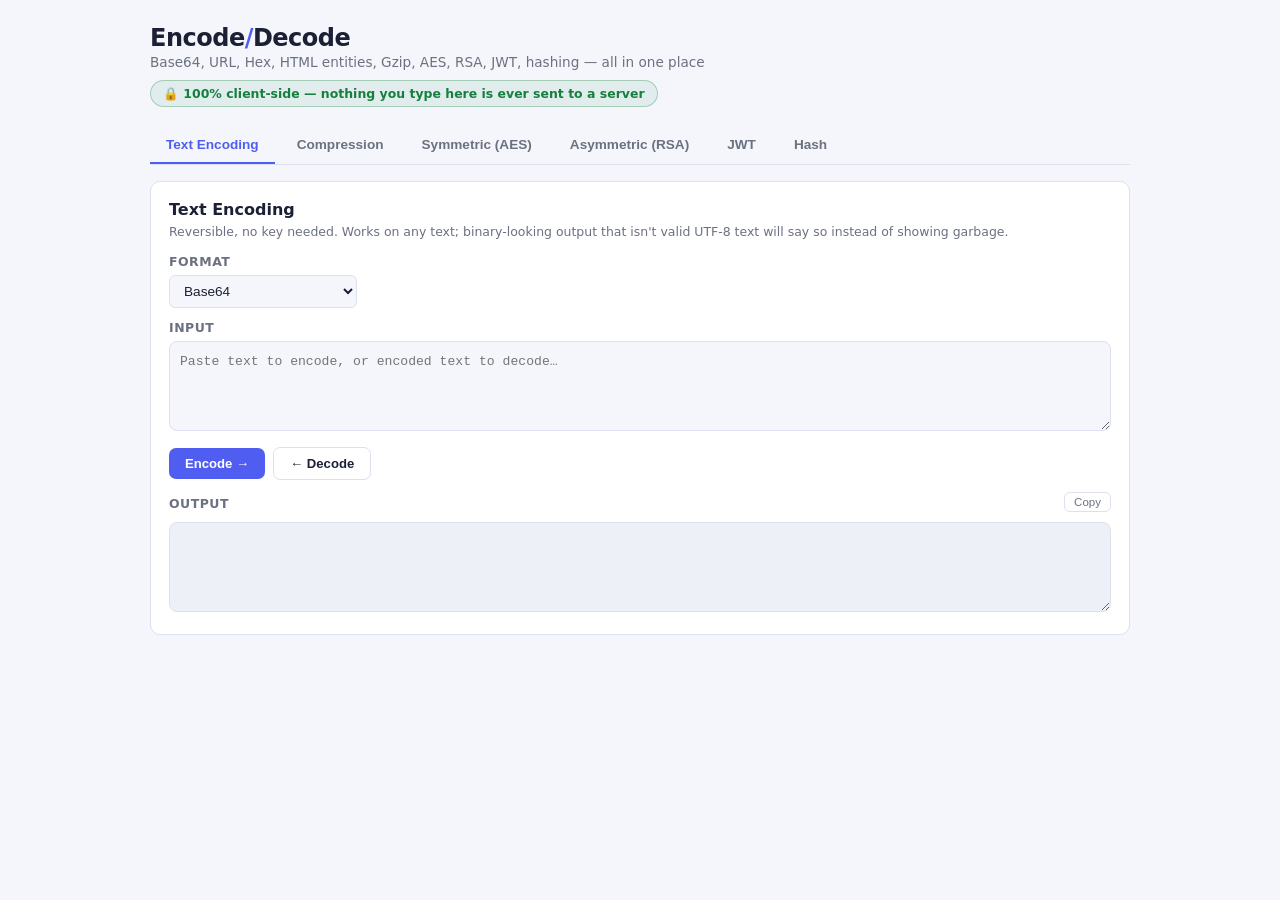
<file: encode-decode/ui/index.html>
<!DOCTYPE html>
<html lang="en">
<head>
<meta charset="UTF-8" />
<meta name="viewport" content="width=device-width, initial-scale=1.0" />
<title>Encode / Decode</title>
<style>
  *, *::before, *::after { box-sizing: border-box; margin: 0; padding: 0; }
  :root {
    --bg: #f4f6fb; --surface: #ffffff; --border: #dde1ef;
    --text: #1c2035; --muted: #6b7180; --accent: #4f5ef0;
    --ok-bg: rgba(21,128,61,0.08); --ok-text: #15803d; --ok-border: rgba(21,128,61,0.3);
    --err-bg: rgba(220,38,38,0.06); --err-text: #b91c1c; --err-border: rgba(220,38,38,0.3);
  }
  body {
    font-family: 'Segoe UI', system-ui, sans-serif;
    background: var(--bg); color: var(--text);
    min-height: 100vh; padding: 24px 20px 60px;
  }
  header { max-width: 980px; margin: 0 auto 20px; }
  header h1 { font-size: 1.5rem; font-weight: 700; letter-spacing: -0.5px; }
  header h1 span { color: var(--accent); }
  header p { color: var(--muted); font-size: 0.85rem; margin-top: 2px; }
  .trust-badge {
    display: inline-flex; align-items: center; gap: 6px;
    background: var(--ok-bg); color: var(--ok-text);
    border: 1px solid var(--ok-border); border-radius: 20px;
    padding: 5px 12px; font-size: 0.78rem; font-weight: 600; margin-top: 10px;
  }

  .wrap { max-width: 980px; margin: 0 auto; }

  .tabs {
    display: flex; flex-wrap: wrap; gap: 6px; margin-bottom: 16px;
    border-bottom: 1px solid var(--border); padding-bottom: 0;
  }
  .tab-btn {
    background: none; border: none; cursor: pointer;
    padding: 10px 16px; font-size: 0.85rem; font-weight: 600;
    color: var(--muted); border-bottom: 2px solid transparent;
    transition: color 0.15s, border-color 0.15s;
  }
  .tab-btn:hover { color: var(--text); }
  .tab-btn.active { color: var(--accent); border-bottom-color: var(--accent); }

  .panel { display: none; }
  .panel.active { display: block; }

  .card {
    background: var(--surface); border: 1px solid var(--border);
    border-radius: 10px; padding: 18px; margin-bottom: 16px;
  }
  .card h2 { font-size: 1rem; font-weight: 700; margin-bottom: 4px; }
  .card .hint { font-size: 0.78rem; color: var(--muted); margin-bottom: 12px; line-height: 1.5; }

  label {
    font-size: 0.78rem; font-weight: 600; text-transform: uppercase;
    letter-spacing: 0.5px; color: var(--muted); display: block; margin-bottom: 6px;
  }
  select, input[type="text"], input[type="password"] {
    background: var(--bg); color: var(--text); border: 1px solid var(--border);
    border-radius: 6px; padding: 7px 10px; font-size: 0.85rem; width: 100%;
  }
  select { cursor: pointer; width: auto; }
  textarea {
    width: 100%; background: var(--bg); color: var(--text);
    border: 1px solid var(--border); border-radius: 8px; padding: 10px;
    font-family: 'Cascadia Code', 'Fira Code', 'Courier New', monospace;
    font-size: 0.82rem; resize: vertical; min-height: 90px; line-height: 1.5;
  }
  textarea:focus, select:focus, input:focus { outline: 2px solid var(--accent); outline-offset: 1px; }
  textarea[readonly] { background: #eef0f7; }

  .field { margin-bottom: 12px; }
  .row { display: flex; gap: 14px; flex-wrap: wrap; }
  .row > .field { flex: 1; min-width: 220px; }

  .btn-row { display: flex; gap: 8px; flex-wrap: wrap; margin: 12px 0; align-items: center; }
  button.action {
    cursor: pointer; border: none; border-radius: 7px;
    background: var(--accent); color: #fff; font-weight: 600;
    font-size: 0.82rem; padding: 8px 16px;
  }
  button.action:hover { opacity: 0.88; }
  button.action.secondary { background: var(--surface); color: var(--text); border: 1px solid var(--border); }
  button.action.secondary:hover { border-color: var(--accent); color: var(--accent); }
  button.copy-btn {
    cursor: pointer; border: 1px solid var(--border); background: var(--surface);
    border-radius: 6px; font-size: 0.72rem; padding: 3px 9px; color: var(--muted);
    float: right; margin-bottom: 4px;
  }
  button.copy-btn:hover { border-color: var(--accent); color: var(--accent); }

  .msg { font-size: 0.8rem; border-radius: 7px; padding: 9px 12px; margin: 10px 0; display: none; white-space: pre-wrap; }
  .msg.error { display: block; background: var(--err-bg); color: var(--err-text); border: 1px solid var(--err-border); }
  .msg.ok    { display: block; background: var(--ok-bg);  color: var(--ok-text);  border: 1px solid var(--ok-border); }

  .out-label-row { display: flex; justify-content: space-between; align-items: center; margin-bottom: 6px; }
  .out-label-row label { margin-bottom: 0; }

  .divider { border-top: 1px dashed var(--border); margin: 18px 0; }
</style>
</head>
<body>

<header>
  <h1>Encode<span>/</span>Decode</h1>
  <p>Base64, URL, Hex, HTML entities, Gzip, AES, RSA, JWT, hashing — all in one place</p>
  <div class="trust-badge">🔒 100% client-side — nothing you type here is ever sent to a server</div>
</header>

<div class="wrap">

  <div class="tabs">
    <button class="tab-btn active" data-tab="text">Text Encoding</button>
    <button class="tab-btn" data-tab="gzip">Compression</button>
    <button class="tab-btn" data-tab="aes">Symmetric (AES)</button>
    <button class="tab-btn" data-tab="rsa">Asymmetric (RSA)</button>
    <button class="tab-btn" data-tab="jwt">JWT</button>
    <button class="tab-btn" data-tab="hash">Hash</button>
  </div>

  <!-- ══════════════════ TEXT ENCODING ══════════════════ -->
  <div class="panel active" id="panel-text">
    <div class="card">
      <h2>Text Encoding</h2>
      <p class="hint">Reversible, no key needed. Works on any text; binary-looking output that isn't valid UTF-8 text will say so instead of showing garbage.</p>

      <div class="field">
        <label>Format</label>
        <select id="text-format">
          <option value="base64">Base64</option>
          <option value="base64url">Base64 (URL-safe)</option>
          <option value="url">URL / Percent Encoding</option>
          <option value="hex">Hex</option>
          <option value="html">HTML Entities</option>
        </select>
      </div>

      <div class="field">
        <label>Input</label>
        <textarea id="text-input" placeholder="Paste text to encode, or encoded text to decode…"></textarea>
      </div>

      <div class="btn-row">
        <button class="action" id="text-encode-btn">Encode →</button>
        <button class="action secondary" id="text-decode-btn">← Decode</button>
      </div>

      <div class="msg" id="text-msg"></div>

      <div class="out-label-row">
        <label>Output</label>
        <button class="copy-btn" data-copy="text-output">Copy</button>
      </div>
      <textarea id="text-output" readonly></textarea>
    </div>
  </div>

  <!-- ══════════════════ COMPRESSION ══════════════════ -->
  <div class="panel" id="panel-gzip">
    <div class="card">
      <h2>Gzip Compression</h2>
      <p class="hint">Compress text to Gzip bytes (shown as Base64 so it's copy-pasteable), or decompress a Base64 Gzip blob back to text.</p>

      <div class="field">
        <label>Input</label>
        <textarea id="gzip-input" placeholder="Text to compress, or Base64-encoded Gzip data to decompress…"></textarea>
      </div>

      <div class="btn-row">
        <button class="action" id="gzip-compress-btn">Compress →</button>
        <button class="action secondary" id="gzip-decompress-btn">← Decompress</button>
      </div>

      <div class="msg" id="gzip-msg"></div>

      <div class="out-label-row">
        <label>Output</label>
        <button class="copy-btn" data-copy="gzip-output">Copy</button>
      </div>
      <textarea id="gzip-output" readonly></textarea>
    </div>
  </div>

  <!-- ══════════════════ AES ══════════════════ -->
  <div class="panel" id="panel-aes">
    <div class="card">
      <h2>Symmetric Encryption — AES-GCM</h2>
      <p class="hint">
        A passphrase derives a 256-bit key (PBKDF2, 100,000 iterations). Each encryption uses a
        fresh random salt + IV, packed together with the ciphertext into one Base64 blob — paste
        that whole blob back in with the same passphrase to decrypt. Same passphrase in and out.
      </p>

      <div class="row">
        <div class="field">
          <label>Passphrase</label>
          <input type="password" id="aes-pass" placeholder="Shared secret used for both encrypt and decrypt" />
        </div>
      </div>

      <div class="field">
        <label>Input</label>
        <textarea id="aes-input" placeholder="Plaintext to encrypt, or a Base64 blob to decrypt…"></textarea>
      </div>

      <div class="btn-row">
        <button class="action" id="aes-encrypt-btn">Encrypt →</button>
        <button class="action secondary" id="aes-decrypt-btn">← Decrypt</button>
      </div>

      <div class="msg" id="aes-msg"></div>

      <div class="out-label-row">
        <label>Output</label>
        <button class="copy-btn" data-copy="aes-output">Copy</button>
      </div>
      <textarea id="aes-output" readonly></textarea>
    </div>
  </div>

  <!-- ══════════════════ RSA ══════════════════ -->
  <div class="panel" id="panel-rsa">
    <div class="card">
      <h2>Generate an RSA Key Pair</h2>
      <p class="hint">2048-bit RSA-OAEP (SHA-256). Generated entirely in your browser — the private key is never transmitted anywhere.</p>
      <div class="btn-row">
        <button class="action" id="rsa-gen-btn">Generate Key Pair</button>
      </div>
      <div class="msg" id="rsa-gen-msg"></div>

      <div class="row">
        <div class="field">
          <div class="out-label-row"><label>Public Key (PEM)</label><button class="copy-btn" data-copy="rsa-pub">Copy</button></div>
          <textarea id="rsa-pub" readonly placeholder="Click Generate Key Pair above…"></textarea>
        </div>
        <div class="field">
          <div class="out-label-row"><label>Private Key (PEM)</label><button class="copy-btn" data-copy="rsa-priv">Copy</button></div>
          <textarea id="rsa-priv" readonly placeholder="Click Generate Key Pair above…"></textarea>
        </div>
      </div>
    </div>

    <div class="card">
      <h2>Encrypt</h2>
      <p class="hint">
        Encrypts with a Public Key. RSA can only encrypt small payloads directly — with a 2048-bit
        key that's roughly 190 bytes max. For larger data, encrypt it with AES instead and use RSA
        just to protect the AES passphrase.
      </p>
      <div class="field">
        <label>Public Key (PEM)</label>
        <textarea id="rsa-enc-pub" placeholder="Paste a public key, or use one generated above…"></textarea>
      </div>
      <div class="field">
        <label>Plaintext</label>
        <textarea id="rsa-enc-input" placeholder="Short message to encrypt…"></textarea>
      </div>
      <div class="btn-row"><button class="action" id="rsa-encrypt-btn">Encrypt →</button></div>
      <div class="msg" id="rsa-enc-msg"></div>
      <div class="out-label-row"><label>Ciphertext (Base64)</label><button class="copy-btn" data-copy="rsa-enc-output">Copy</button></div>
      <textarea id="rsa-enc-output" readonly></textarea>
    </div>

    <div class="card">
      <h2>Decrypt</h2>
      <p class="hint">Decrypts with a Private Key.</p>
      <div class="field">
        <label>Private Key (PEM)</label>
        <textarea id="rsa-dec-priv" placeholder="Paste a private key, or use one generated above…"></textarea>
      </div>
      <div class="field">
        <label>Ciphertext (Base64)</label>
        <textarea id="rsa-dec-input" placeholder="Base64 ciphertext to decrypt…"></textarea>
      </div>
      <div class="btn-row"><button class="action" id="rsa-decrypt-btn">Decrypt →</button></div>
      <div class="msg" id="rsa-dec-msg"></div>
      <div class="out-label-row"><label>Plaintext</label><button class="copy-btn" data-copy="rsa-dec-output">Copy</button></div>
      <textarea id="rsa-dec-output" readonly></textarea>
    </div>
  </div>

  <!-- ══════════════════ JWT ══════════════════ -->
  <div class="panel" id="panel-jwt">
    <div class="card">
      <h2>Encode (Sign)</h2>
      <div class="row">
        <div class="field" style="max-width:180px;">
          <label>Algorithm</label>
          <select id="jwt-enc-alg">
            <option value="HS256">HS256 (secret)</option>
            <option value="RS256">RS256 (private key)</option>
          </select>
        </div>
      </div>
      <div class="field">
        <label>Payload (JSON)</label>
        <textarea id="jwt-enc-payload" placeholder='{&#10;  "sub": "1234567890",&#10;  "name": "Alice"&#10;}'></textarea>
      </div>
      <div class="field">
        <label id="jwt-enc-key-label">Secret</label>
        <textarea id="jwt-enc-key" placeholder="HS256: any shared secret string.  RS256: paste a private key PEM."></textarea>
      </div>
      <div class="btn-row"><button class="action" id="jwt-encode-btn">Generate JWT →</button></div>
      <div class="msg" id="jwt-enc-msg"></div>
      <div class="out-label-row"><label>Token</label><button class="copy-btn" data-copy="jwt-enc-output">Copy</button></div>
      <textarea id="jwt-enc-output" readonly></textarea>
    </div>

    <div class="card">
      <h2>Decode (Verify)</h2>
      <p class="hint">Header and payload are always decoded and shown, even without a key. Signature verification is optional — supply a secret/public key to check it.</p>
      <div class="field">
        <label>Token</label>
        <textarea id="jwt-dec-input" placeholder="Paste a JWT (header.payload.signature)…"></textarea>
      </div>
      <div class="row">
        <div class="field" style="max-width:180px;">
          <label>Verify as</label>
          <select id="jwt-dec-alg">
            <option value="HS256">HS256 (secret)</option>
            <option value="RS256">RS256 (public key)</option>
          </select>
        </div>
        <div class="field">
          <label id="jwt-dec-key-label">Secret (optional)</label>
          <input type="text" id="jwt-dec-key" placeholder="Leave blank to just decode without verifying" />
        </div>
      </div>
      <div class="btn-row">
        <button class="action" id="jwt-decode-btn">Decode →</button>
        <button class="action secondary" id="jwt-verify-btn">Verify Signature</button>
      </div>
      <div class="msg" id="jwt-dec-msg"></div>
      <div class="out-label-row"><label>Header</label><button class="copy-btn" data-copy="jwt-dec-header">Copy</button></div>
      <textarea id="jwt-dec-header" readonly></textarea>
      <div style="height:10px;"></div>
      <div class="out-label-row"><label>Payload</label><button class="copy-btn" data-copy="jwt-dec-payload">Copy</button></div>
      <textarea id="jwt-dec-payload-out" readonly></textarea>
    </div>
  </div>

  <!-- ══════════════════ HASH ══════════════════ -->
  <div class="panel" id="panel-hash">
    <div class="card">
      <h2>Hash</h2>
      <p class="hint">One-way — there is no "decode" for a hash. Useful for checksums / integrity checks, not for secrets (use AES/RSA for anything that needs to come back).</p>
      <div class="field">
        <label>Algorithm</label>
        <select id="hash-alg">
          <option value="SHA-1">SHA-1</option>
          <option value="SHA-256" selected>SHA-256</option>
          <option value="SHA-384">SHA-384</option>
          <option value="SHA-512">SHA-512</option>
        </select>
      </div>
      <div class="field">
        <label>Input</label>
        <textarea id="hash-input" placeholder="Text to hash…"></textarea>
      </div>
      <div class="btn-row"><button class="action" id="hash-btn">Hash →</button></div>
      <div class="msg" id="hash-msg"></div>
      <div class="out-label-row"><label>Digest (Hex)</label><button class="copy-btn" data-copy="hash-output">Copy</button></div>
      <textarea id="hash-output" readonly></textarea>
    </div>
  </div>

</div>

<script>
// ═══════════════════════════════════════════════════════════════════════
// Byte / encoding utilities shared by every tab
// ═══════════════════════════════════════════════════════════════════════

function utf8Encode(str) { return new TextEncoder().encode(str); }
function utf8Decode(bytes) { return new TextDecoder('utf-8', { fatal: true }).decode(bytes); }

function bytesToBase64(bytes) {
  let binary = '';
  const chunk = 0x8000;
  for (let i = 0; i < bytes.length; i += chunk) {
    binary += String.fromCharCode.apply(null, bytes.subarray(i, i + chunk));
  }
  return btoa(binary);
}
function base64ToBytes(b64) {
  const binary = atob(b64.trim());
  const bytes = new Uint8Array(binary.length);
  for (let i = 0; i < binary.length; i++) bytes[i] = binary.charCodeAt(i);
  return bytes;
}
function bytesToBase64Url(bytes) {
  return bytesToBase64(bytes).replace(/\+/g, '-').replace(/\//g, '_').replace(/=+$/, '');
}
function base64UrlToBytes(str) {
  let s = str.replace(/-/g, '+').replace(/_/g, '/');
  while (s.length % 4) s += '=';
  return base64ToBytes(s);
}
function bytesToHex(bytes) {
  return Array.from(bytes).map(b => b.toString(16).padStart(2, '0')).join('');
}
function hexToBytes(hex) {
  const clean = hex.trim().replace(/\s+/g, '');
  if (clean.length % 2 !== 0) throw new Error('Hex string must have an even number of characters.');
  const bytes = new Uint8Array(clean.length / 2);
  for (let i = 0; i < clean.length; i += 2) {
    const byte = parseInt(clean.substr(i, 2), 16);
    if (Number.isNaN(byte)) throw new Error('Invalid hex character near position ' + i + '.');
    bytes[i / 2] = byte;
  }
  return bytes;
}
function concatBytes(...arrays) {
  const total = arrays.reduce((n, a) => n + a.length, 0);
  const out = new Uint8Array(total);
  let offset = 0;
  for (const a of arrays) { out.set(a, offset); offset += a.length; }
  return out;
}
function randomBytes(n) { return crypto.getRandomValues(new Uint8Array(n)); }

function pemToBytes(pem) {
  const b64 = pem.replace(/-----BEGIN [^-]+-----/, '').replace(/-----END [^-]+-----/, '').replace(/\s+/g, '');
  if (!b64) throw new Error('That doesn\'t look like a PEM key — expected a -----BEGIN...----- block.');
  return base64ToBytes(b64);
}
function bytesToPem(bytes, label) {
  const b64 = bytesToBase64(bytes);
  const lines = b64.match(/.{1,64}/g) || [];
  return `-----BEGIN ${label}-----\n${lines.join('\n')}\n-----END ${label}-----`;
}

// ═══════════════════════════════════════════════════════════════════════
// UI helpers
// ═══════════════════════════════════════════════════════════════════════

function showMsg(id, text, isError) {
  const el = document.getElementById(id);
  el.textContent = text;
  el.className = 'msg ' + (isError ? 'error' : 'ok');
}
function clearMsg(id) {
  const el = document.getElementById(id);
  el.textContent = '';
  el.className = 'msg';
}
function setOut(id, value) { document.getElementById(id).value = value; }

document.querySelectorAll('.copy-btn').forEach(btn => {
  btn.addEventListener('click', async () => {
    const target = document.getElementById(btn.dataset.copy);
    if (!target.value) return;
    await navigator.clipboard.writeText(target.value);
    const original = btn.textContent;
    btn.textContent = 'Copied!';
    setTimeout(() => { btn.textContent = original; }, 1200);
  });
});

// Tabs
document.querySelectorAll('.tab-btn').forEach(btn => {
  btn.addEventListener('click', () => {
    document.querySelectorAll('.tab-btn').forEach(b => b.classList.remove('active'));
    document.querySelectorAll('.panel').forEach(p => p.classList.remove('active'));
    btn.classList.add('active');
    document.getElementById('panel-' + btn.dataset.tab).classList.add('active');
  });
});

// ═══════════════════════════════════════════════════════════════════════
// Text Encoding tab
// ═══════════════════════════════════════════════════════════════════════

function htmlEncode(str) {
  const div = document.createElement('div');
  div.textContent = str;
  return div.innerHTML;
}
function htmlDecode(str) {
  const div = document.createElement('div');
  div.innerHTML = str;
  return div.textContent;
}

document.getElementById('text-encode-btn').addEventListener('click', () => {
  clearMsg('text-msg');
  const fmt = document.getElementById('text-format').value;
  const input = document.getElementById('text-input').value;
  try {
    let out;
    if (fmt === 'base64') out = bytesToBase64(utf8Encode(input));
    else if (fmt === 'base64url') out = bytesToBase64Url(utf8Encode(input));
    else if (fmt === 'url') out = encodeURIComponent(input);
    else if (fmt === 'hex') out = bytesToHex(utf8Encode(input));
    else if (fmt === 'html') out = htmlEncode(input);
    setOut('text-output', out);
  } catch (e) { showMsg('text-msg', 'Encode failed: ' + e.message, true); }
});

document.getElementById('text-decode-btn').addEventListener('click', () => {
  clearMsg('text-msg');
  const fmt = document.getElementById('text-format').value;
  const input = document.getElementById('text-input').value;
  try {
    let out;
    if (fmt === 'base64') out = utf8Decode(base64ToBytes(input));
    else if (fmt === 'base64url') out = utf8Decode(base64UrlToBytes(input));
    else if (fmt === 'url') out = decodeURIComponent(input);
    else if (fmt === 'hex') out = utf8Decode(hexToBytes(input));
    else if (fmt === 'html') out = htmlDecode(input);
    setOut('text-output', out);
  } catch (e) {
    showMsg('text-msg', 'Decode failed: ' + e.message + ' (the decoded bytes may not be valid UTF-8 text.)', true);
  }
});

// ═══════════════════════════════════════════════════════════════════════
// Gzip tab
// ═══════════════════════════════════════════════════════════════════════

async function gzipCompress(str) {
  const stream = new Blob([utf8Encode(str)]).stream().pipeThrough(new CompressionStream('gzip'));
  const buf = await new Response(stream).arrayBuffer();
  return new Uint8Array(buf);
}
async function gzipDecompress(bytes) {
  const stream = new Blob([bytes]).stream().pipeThrough(new DecompressionStream('gzip'));
  const buf = await new Response(stream).arrayBuffer();
  return new Uint8Array(buf);
}

document.getElementById('gzip-compress-btn').addEventListener('click', async () => {
  clearMsg('gzip-msg');
  try {
    const bytes = await gzipCompress(document.getElementById('gzip-input').value);
    setOut('gzip-output', bytesToBase64(bytes));
  } catch (e) { showMsg('gzip-msg', 'Compress failed: ' + e.message, true); }
});

document.getElementById('gzip-decompress-btn').addEventListener('click', async () => {
  clearMsg('gzip-msg');
  try {
    const bytes = base64ToBytes(document.getElementById('gzip-input').value);
    const out = await gzipDecompress(bytes);
    setOut('gzip-output', utf8Decode(out));
  } catch (e) { showMsg('gzip-msg', 'Decompress failed: ' + e.message + ' (make sure the input is a Base64 Gzip blob.)', true); }
});

// ═══════════════════════════════════════════════════════════════════════
// AES-GCM tab
// ═══════════════════════════════════════════════════════════════════════

const PBKDF2_ITERATIONS = 100000;

async function deriveAesKey(passphrase, salt) {
  const baseKey = await crypto.subtle.importKey('raw', utf8Encode(passphrase), 'PBKDF2', false, ['deriveKey']);
  return crypto.subtle.deriveKey(
    { name: 'PBKDF2', salt, iterations: PBKDF2_ITERATIONS, hash: 'SHA-256' },
    baseKey,
    { name: 'AES-GCM', length: 256 },
    false,
    ['encrypt', 'decrypt']
  );
}

document.getElementById('aes-encrypt-btn').addEventListener('click', async () => {
  clearMsg('aes-msg');
  const pass = document.getElementById('aes-pass').value;
  const input = document.getElementById('aes-input').value;
  if (!pass) return showMsg('aes-msg', 'Enter a passphrase first.', true);
  try {
    const salt = randomBytes(16);
    const iv = randomBytes(12);
    const key = await deriveAesKey(pass, salt);
    const ciphertext = new Uint8Array(await crypto.subtle.encrypt({ name: 'AES-GCM', iv }, key, utf8Encode(input)));
    const packed = concatBytes(salt, iv, ciphertext);
    setOut('aes-output', bytesToBase64(packed));
  } catch (e) { showMsg('aes-msg', 'Encrypt failed: ' + e.message, true); }
});

document.getElementById('aes-decrypt-btn').addEventListener('click', async () => {
  clearMsg('aes-msg');
  const pass = document.getElementById('aes-pass').value;
  const input = document.getElementById('aes-input').value;
  if (!pass) return showMsg('aes-msg', 'Enter the passphrase used to encrypt this.', true);
  try {
    const packed = base64ToBytes(input);
    if (packed.length < 16 + 12) throw new Error('Input is too short to be a valid AES-GCM blob from this tool.');
    const salt = packed.slice(0, 16);
    const iv = packed.slice(16, 28);
    const ciphertext = packed.slice(28);
    const key = await deriveAesKey(pass, salt);
    const plaintext = await crypto.subtle.decrypt({ name: 'AES-GCM', iv }, key, ciphertext);
    setOut('aes-output', utf8Decode(new Uint8Array(plaintext)));
  } catch (e) {
    showMsg('aes-msg', 'Decrypt failed: ' + e.message + ' (wrong passphrase, or the input wasn\'t produced by this tool.)', true);
  }
});

// ═══════════════════════════════════════════════════════════════════════
// RSA-OAEP tab
// ═══════════════════════════════════════════════════════════════════════

document.getElementById('rsa-gen-btn').addEventListener('click', async () => {
  clearMsg('rsa-gen-msg');
  try {
    const pair = await crypto.subtle.generateKey(
      { name: 'RSA-OAEP', modulusLength: 2048, publicExponent: new Uint8Array([1, 0, 1]), hash: 'SHA-256' },
      true,
      ['encrypt', 'decrypt']
    );
    const pubBytes = new Uint8Array(await crypto.subtle.exportKey('spki', pair.publicKey));
    const privBytes = new Uint8Array(await crypto.subtle.exportKey('pkcs8', pair.privateKey));
    const pubPem = bytesToPem(pubBytes, 'PUBLIC KEY');
    const privPem = bytesToPem(privBytes, 'PRIVATE KEY');
    setOut('rsa-pub', pubPem);
    setOut('rsa-priv', privPem);
    setOut('rsa-enc-pub', pubPem);
    setOut('rsa-dec-priv', privPem);
    showMsg('rsa-gen-msg', 'Key pair generated.', false);
  } catch (e) { showMsg('rsa-gen-msg', 'Key generation failed: ' + e.message, true); }
});

async function importRsaPublicKey(pem) {
  return crypto.subtle.importKey('spki', pemToBytes(pem), { name: 'RSA-OAEP', hash: 'SHA-256' }, true, ['encrypt']);
}
async function importRsaPrivateKey(pem) {
  return crypto.subtle.importKey('pkcs8', pemToBytes(pem), { name: 'RSA-OAEP', hash: 'SHA-256' }, true, ['decrypt']);
}

document.getElementById('rsa-encrypt-btn').addEventListener('click', async () => {
  clearMsg('rsa-enc-msg');
  try {
    const pubPem = document.getElementById('rsa-enc-pub').value;
    const plaintext = document.getElementById('rsa-enc-input').value;
    if (!pubPem.trim()) throw new Error('Paste or generate a public key first.');
    const key = await importRsaPublicKey(pubPem);
    const ciphertext = new Uint8Array(await crypto.subtle.encrypt({ name: 'RSA-OAEP' }, key, utf8Encode(plaintext)));
    setOut('rsa-enc-output', bytesToBase64(ciphertext));
  } catch (e) { showMsg('rsa-enc-msg', 'Encrypt failed: ' + e.message + ' (message may be too long for this key size.)', true); }
});

document.getElementById('rsa-decrypt-btn').addEventListener('click', async () => {
  clearMsg('rsa-dec-msg');
  try {
    const privPem = document.getElementById('rsa-dec-priv').value;
    const ciphertextB64 = document.getElementById('rsa-dec-input').value;
    if (!privPem.trim()) throw new Error('Paste or generate a private key first.');
    const key = await importRsaPrivateKey(privPem);
    const plaintext = await crypto.subtle.decrypt({ name: 'RSA-OAEP' }, key, base64ToBytes(ciphertextB64));
    setOut('rsa-dec-output', utf8Decode(new Uint8Array(plaintext)));
  } catch (e) { showMsg('rsa-dec-msg', 'Decrypt failed: ' + e.message + ' (wrong key, or the ciphertext is malformed.)', true); }
});

// ═══════════════════════════════════════════════════════════════════════
// JWT tab
// ═══════════════════════════════════════════════════════════════════════

document.getElementById('jwt-enc-alg').addEventListener('change', (e) => {
  document.getElementById('jwt-enc-key-label').textContent = e.target.value === 'HS256' ? 'Secret' : 'Private Key (PEM)';
});
document.getElementById('jwt-dec-alg').addEventListener('change', (e) => {
  document.getElementById('jwt-dec-key-label').textContent = e.target.value === 'HS256' ? 'Secret (optional)' : 'Public Key (PEM, optional)';
});

async function hmacSha256Sign(secret, data) {
  const key = await crypto.subtle.importKey('raw', utf8Encode(secret), { name: 'HMAC', hash: 'SHA-256' }, false, ['sign']);
  return new Uint8Array(await crypto.subtle.sign('HMAC', key, data));
}
async function hmacSha256Verify(secret, data, signature) {
  const key = await crypto.subtle.importKey('raw', utf8Encode(secret), { name: 'HMAC', hash: 'SHA-256' }, false, ['verify']);
  return crypto.subtle.verify('HMAC', key, signature, data);
}
async function rsaSha256Sign(privPem, data) {
  const key = await crypto.subtle.importKey('pkcs8', pemToBytes(privPem), { name: 'RSASSA-PKCS1-v1_5', hash: 'SHA-256' }, false, ['sign']);
  return new Uint8Array(await crypto.subtle.sign('RSASSA-PKCS1-v1_5', key, data));
}
async function rsaSha256Verify(pubPem, data, signature) {
  const key = await crypto.subtle.importKey('spki', pemToBytes(pubPem), { name: 'RSASSA-PKCS1-v1_5', hash: 'SHA-256' }, false, ['verify']);
  return crypto.subtle.verify('RSASSA-PKCS1-v1_5', key, signature, data);
}

document.getElementById('jwt-encode-btn').addEventListener('click', async () => {
  clearMsg('jwt-enc-msg');
  try {
    const alg = document.getElementById('jwt-enc-alg').value;
    const payloadRaw = document.getElementById('jwt-enc-payload').value;
    const key = document.getElementById('jwt-enc-key').value;
    if (!key.trim()) throw new Error(alg === 'HS256' ? 'Enter a secret.' : 'Paste a private key.');

    let payloadObj;
    try { payloadObj = JSON.parse(payloadRaw); }
    catch { throw new Error('Payload must be valid JSON.'); }

    const header = { alg, typ: 'JWT' };
    const headerB64 = bytesToBase64Url(utf8Encode(JSON.stringify(header)));
    const payloadB64 = bytesToBase64Url(utf8Encode(JSON.stringify(payloadObj)));
    const signingInput = headerB64 + '.' + payloadB64;

    const sig = alg === 'HS256'
      ? await hmacSha256Sign(key, utf8Encode(signingInput))
      : await rsaSha256Sign(key, utf8Encode(signingInput));

    setOut('jwt-enc-output', signingInput + '.' + bytesToBase64Url(sig));
  } catch (e) { showMsg('jwt-enc-msg', 'Generate failed: ' + e.message, true); }
});

function parseJwtParts(token) {
  const parts = token.trim().split('.');
  if (parts.length !== 3) throw new Error('A JWT has 3 dot-separated parts (header.payload.signature).');
  return parts;
}

document.getElementById('jwt-decode-btn').addEventListener('click', () => {
  clearMsg('jwt-dec-msg');
  try {
    const [h, p] = parseJwtParts(document.getElementById('jwt-dec-input').value);
    const header = JSON.parse(utf8Decode(base64UrlToBytes(h)));
    const payload = JSON.parse(utf8Decode(base64UrlToBytes(p)));
    setOut('jwt-dec-header', JSON.stringify(header, null, 2));
    setOut('jwt-dec-payload-out', JSON.stringify(payload, null, 2));
    showMsg('jwt-dec-msg', 'Decoded (signature not checked — use Verify Signature for that).', false);
  } catch (e) { showMsg('jwt-dec-msg', 'Decode failed: ' + e.message, true); }
});

document.getElementById('jwt-verify-btn').addEventListener('click', async () => {
  clearMsg('jwt-dec-msg');
  try {
    const [h, p, s] = parseJwtParts(document.getElementById('jwt-dec-input').value);
    const alg = document.getElementById('jwt-dec-alg').value;
    const key = document.getElementById('jwt-dec-key').value;
    if (!key.trim()) throw new Error(alg === 'HS256' ? 'Enter the secret to verify against.' : 'Paste the public key to verify against.');

    const signingInput = utf8Encode(h + '.' + p);
    const signature = base64UrlToBytes(s);
    const valid = alg === 'HS256'
      ? await hmacSha256Verify(key, signingInput, signature)
      : await rsaSha256Verify(key, signingInput, signature);

    const header = JSON.parse(utf8Decode(base64UrlToBytes(h)));
    const payload = JSON.parse(utf8Decode(base64UrlToBytes(p)));
    setOut('jwt-dec-header', JSON.stringify(header, null, 2));
    setOut('jwt-dec-payload-out', JSON.stringify(payload, null, 2));
    showMsg('jwt-dec-msg', valid ? '✅ Signature is valid.' : '❌ Signature is INVALID.', !valid);
  } catch (e) { showMsg('jwt-dec-msg', 'Verify failed: ' + e.message, true); }
});

// ═══════════════════════════════════════════════════════════════════════
// Hash tab
// ═══════════════════════════════════════════════════════════════════════

document.getElementById('hash-btn').addEventListener('click', async () => {
  clearMsg('hash-msg');
  try {
    const alg = document.getElementById('hash-alg').value;
    const input = document.getElementById('hash-input').value;
    const digest = await crypto.subtle.digest(alg, utf8Encode(input));
    setOut('hash-output', bytesToHex(new Uint8Array(digest)));
  } catch (e) { showMsg('hash-msg', 'Hash failed: ' + e.message, true); }
});
</script>
</body>
</html>
</file>
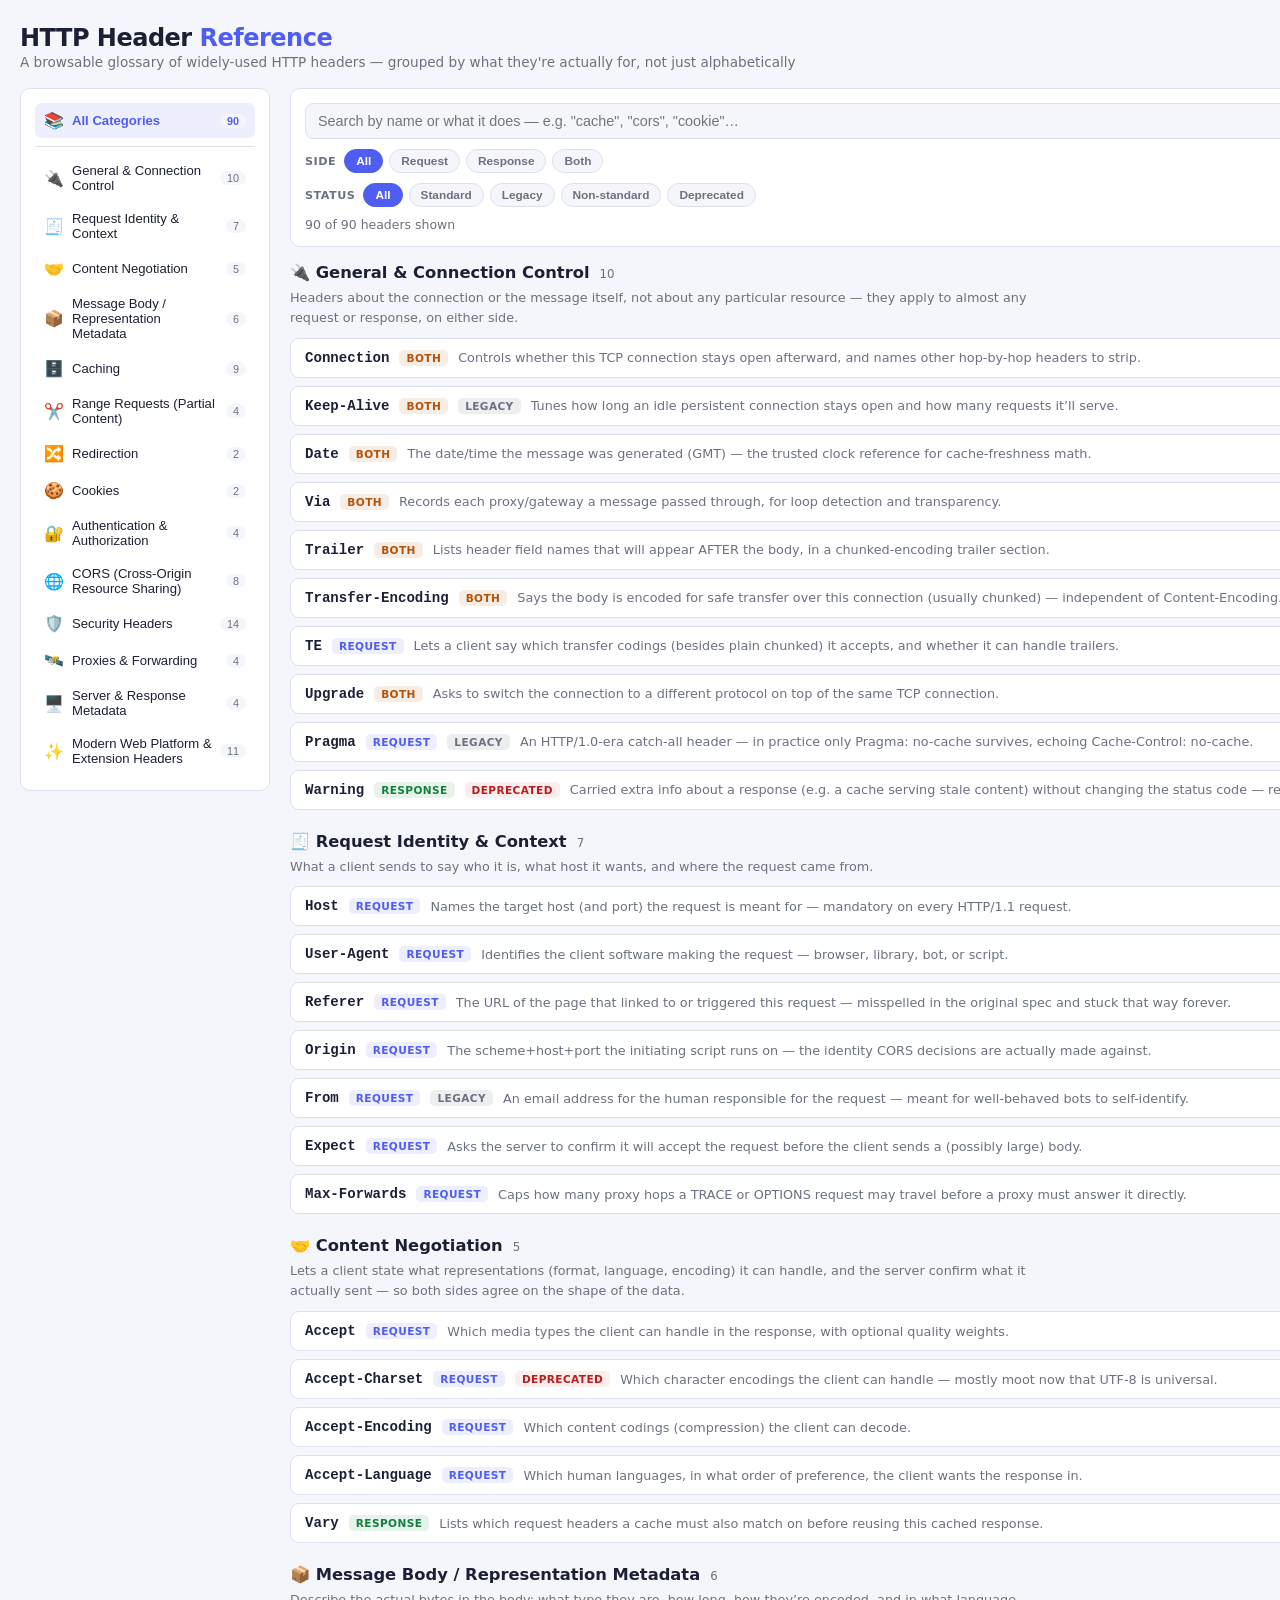
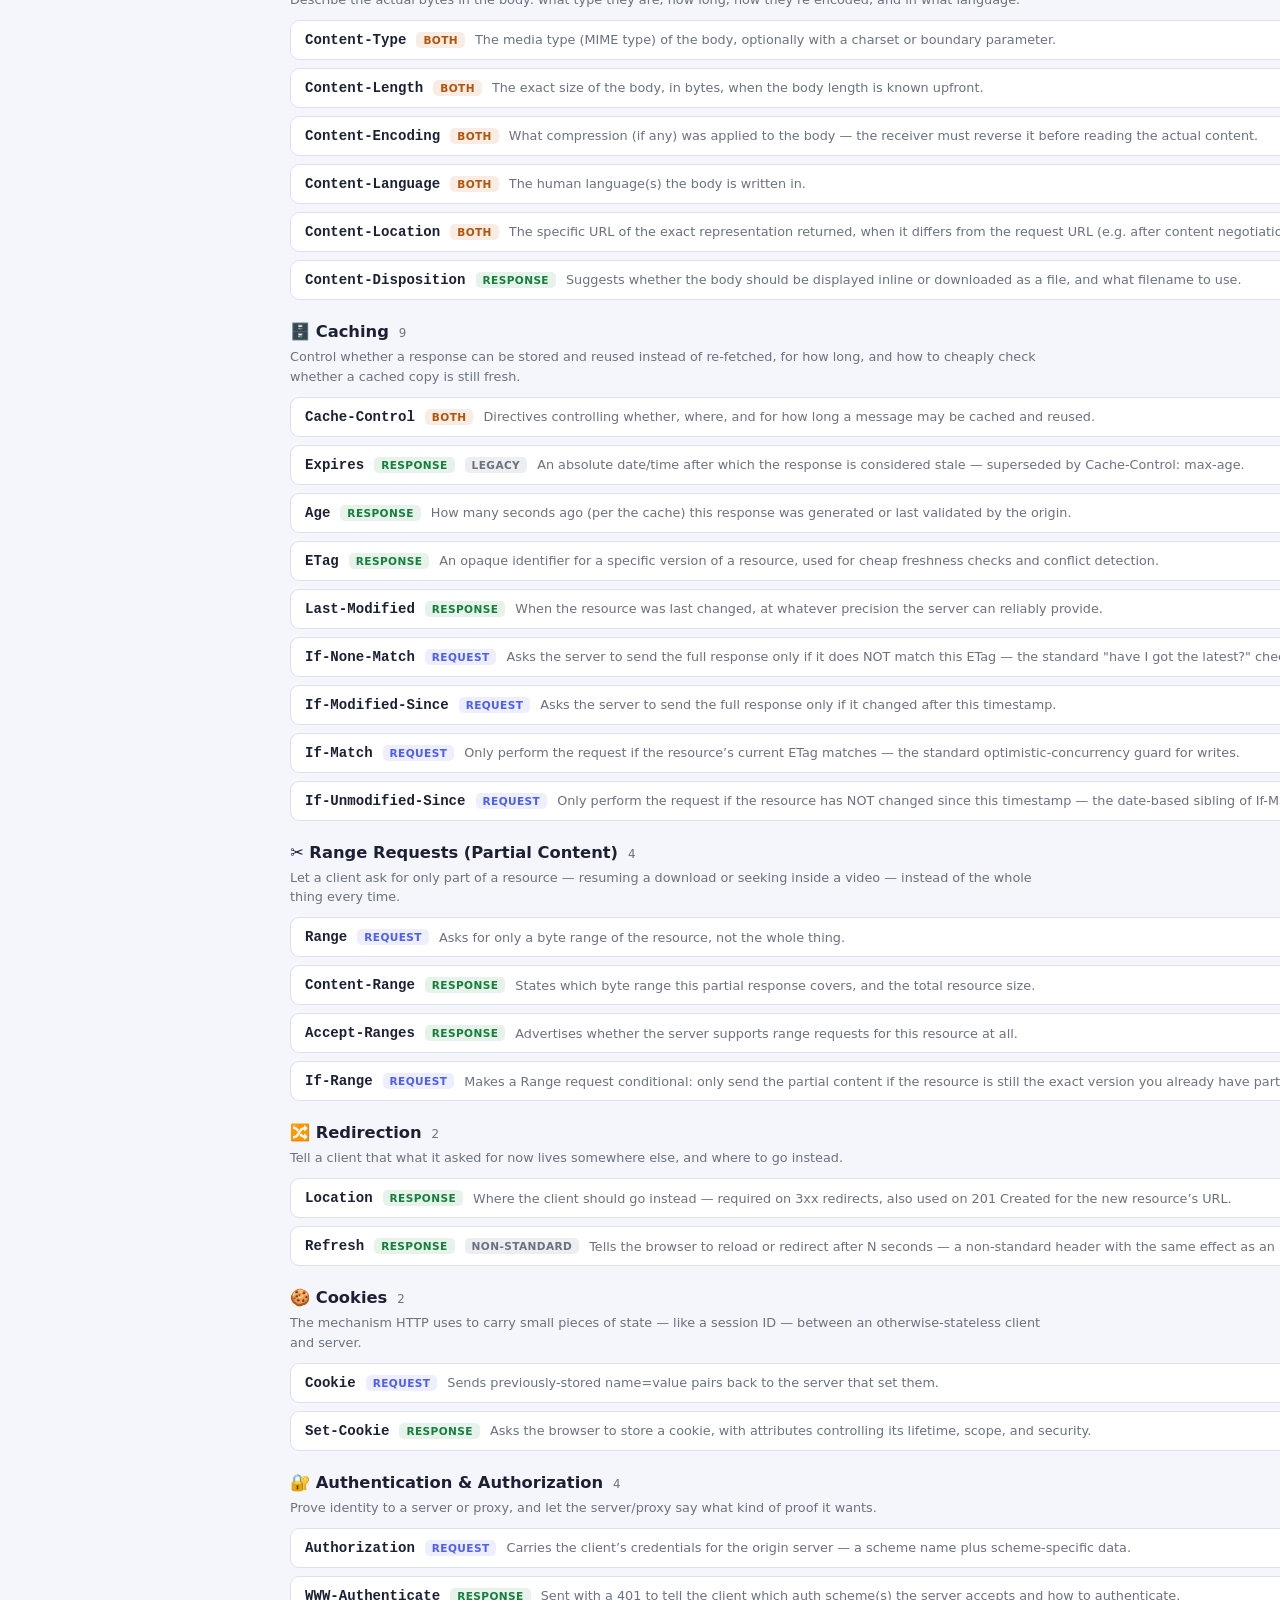
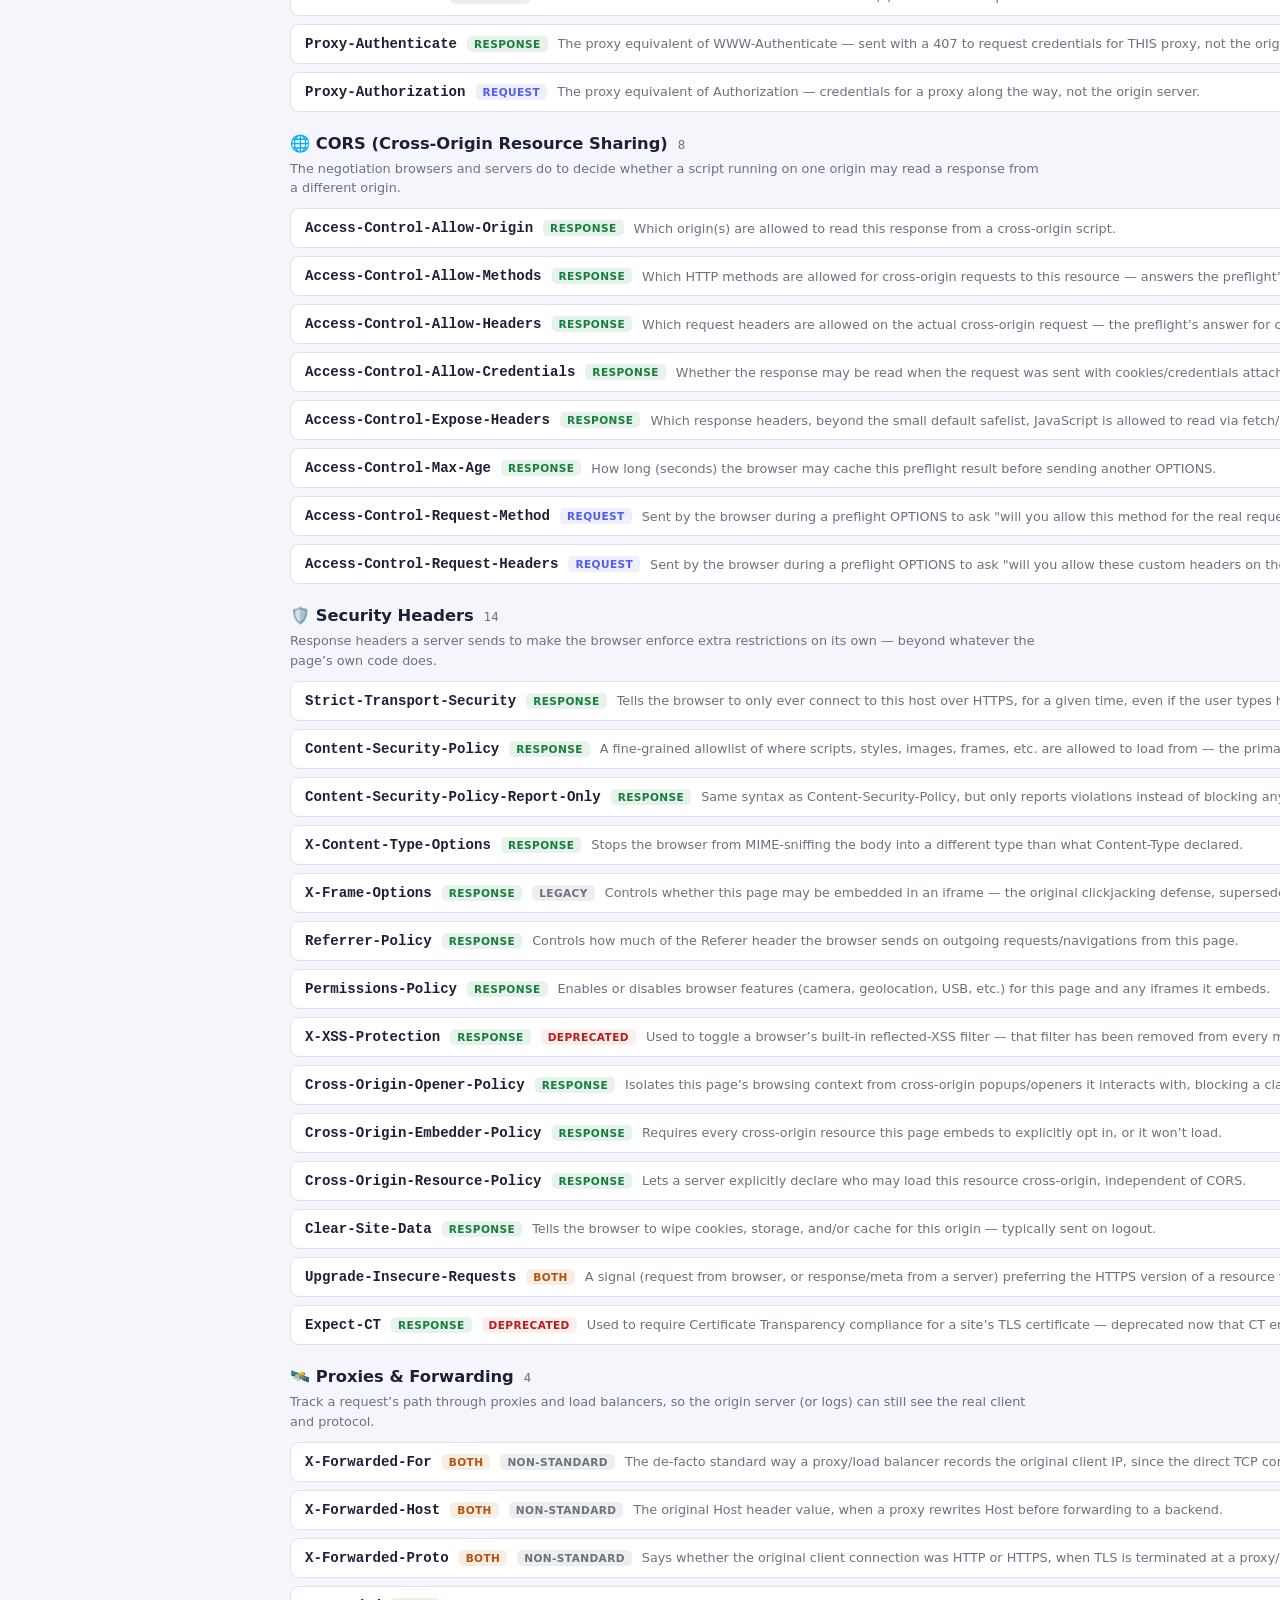
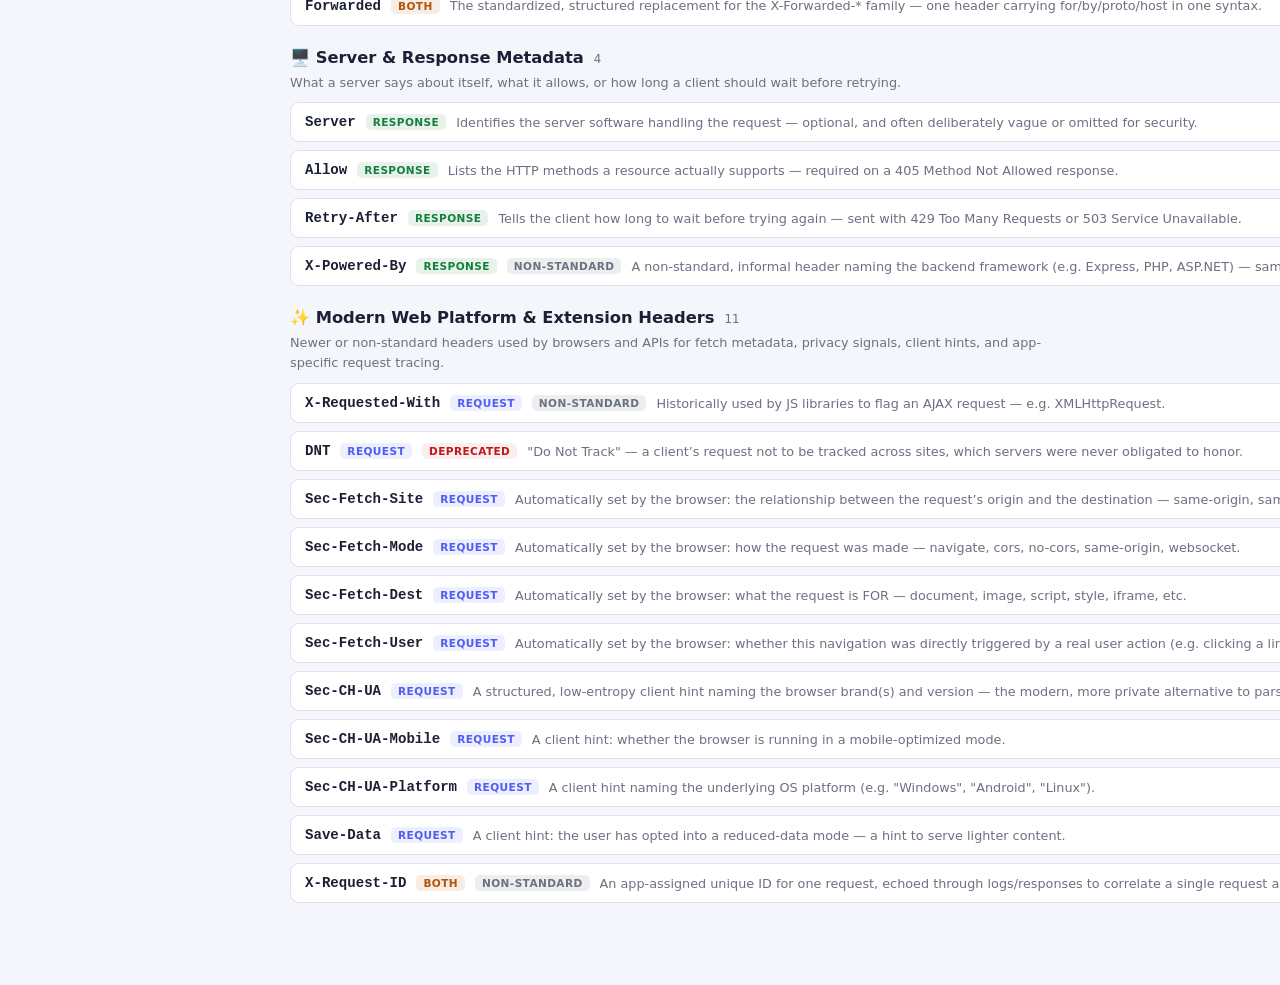
<file: header-reference/ui/index.html>
<!DOCTYPE html>
<html lang="en">
<head>
<meta charset="UTF-8" />
<meta name="viewport" content="width=device-width, initial-scale=1.0" />
<title>HTTP Header Reference</title>
<style>
  *, *::before, *::after { box-sizing: border-box; margin: 0; padding: 0; }
  :root {
    --bg: #f4f6fb; --surface: #ffffff; --border: #dde1ef;
    --text: #1c2035; --muted: #6b7180; --accent: #4f5ef0;
    --req-bg: rgba(79,94,240,0.10); --req-text: #4f5ef0;
    --res-bg: rgba(21,128,61,0.10); --res-text: #15803d;
    --both-bg: rgba(180,83,9,0.10); --both-text: #b45309;
    --dep-bg: rgba(220,38,38,0.08); --dep-text: #b91c1c;
    --leg-bg: rgba(107,113,128,0.12); --leg-text: #6b7180;
  }
  body {
    font-family: 'Segoe UI', system-ui, sans-serif;
    background: var(--bg); color: var(--text);
    min-height: 100vh; padding: 24px 20px 60px;
  }
  header { max-width: 1280px; margin: 0 auto 18px; }
  header h1 { font-size: 1.5rem; font-weight: 700; letter-spacing: -0.5px; }
  header h1 span { color: var(--accent); }
  header p { color: var(--muted); font-size: 0.85rem; margin-top: 2px; }

  .layout { max-width: 1280px; margin: 0 auto; display: grid; grid-template-columns: 250px 1fr; gap: 20px; align-items: start; }
  @media (max-width: 860px) { .layout { grid-template-columns: 1fr; } }

  /* ── sidebar ── */
  .sidebar { position: sticky; top: 20px; background: var(--surface); border: 1px solid var(--border);
    border-radius: 10px; padding: 14px; max-height: calc(100vh - 40px); overflow-y: auto; }
  @media (max-width: 860px) { .sidebar { position: static; max-height: none; } }
  .cat-item {
    display: flex; align-items: center; gap: 8px; width: 100%; text-align: left;
    background: none; border: none; cursor: pointer; border-radius: 7px;
    padding: 8px 9px; font-size: 0.82rem; color: var(--text); margin-bottom: 2px;
  }
  .cat-item:hover { background: var(--bg); }
  .cat-item.active { background: var(--req-bg); color: var(--accent); font-weight: 700; }
  .cat-item .ic { font-size: 1rem; flex: none; }
  .cat-item .lbl { flex: 1; }
  .cat-item .cnt { font-size: 0.68rem; color: var(--muted); background: var(--bg); border-radius: 10px; padding: 1px 7px; }
  .cat-item.active .cnt { color: var(--accent); }
  .sidebar hr { border: none; border-top: 1px solid var(--border); margin: 8px 0; }

  /* ── controls ── */
  .controls { background: var(--surface); border: 1px solid var(--border); border-radius: 10px; padding: 14px; margin-bottom: 16px; }
  input[type="text"] {
    width: 100%; background: var(--bg); color: var(--text); border: 1px solid var(--border);
    border-radius: 8px; padding: 9px 12px; font-size: 0.9rem;
  }
  input[type="text"]:focus { outline: 2px solid var(--accent); outline-offset: 1px; }
  .filter-row { display: flex; flex-wrap: wrap; gap: 6px; margin-top: 10px; align-items: center; }
  .filter-row .flabel { font-size: 0.7rem; font-weight: 700; text-transform: uppercase; letter-spacing: 0.5px; color: var(--muted); margin-right: 2px; }
  .chip {
    cursor: pointer; border: 1px solid var(--border); background: var(--bg); color: var(--muted);
    border-radius: 20px; padding: 4px 11px; font-size: 0.74rem; font-weight: 600;
  }
  .chip:hover { border-color: var(--accent); }
  .chip.active { background: var(--accent); color: #fff; border-color: var(--accent); }
  .result-count { font-size: 0.78rem; color: var(--muted); margin-top: 10px; }

  /* ── category group ── */
  .cat-group { margin-bottom: 22px; }
  .cat-group-head { display: flex; align-items: baseline; gap: 10px; margin-bottom: 6px; }
  .cat-group-head h2 { font-size: 1.02rem; font-weight: 700; display: flex; align-items: center; gap: 7px; }
  .cat-group-head .cnt { font-size: 0.74rem; color: var(--muted); }
  .cat-group-desc { font-size: 0.8rem; color: var(--muted); line-height: 1.55; margin-bottom: 10px; max-width: 760px; }

  /* ── header card ── */
  .hcard { background: var(--surface); border: 1px solid var(--border); border-radius: 9px; margin-bottom: 8px; overflow: hidden; scroll-margin-top: 20px; }
  .hcard.flash { animation: flashHi 1.4s ease; }
  @keyframes flashHi { 0% { border-color: var(--accent); box-shadow: 0 0 0 3px var(--req-bg); } 100% { border-color: var(--border); box-shadow: none; } }
  .hcard-head { display: flex; align-items: center; gap: 10px; padding: 11px 14px; cursor: pointer; }
  .hcard-head:hover { background: var(--bg); }
  .hcard-name { font-family: 'Cascadia Code', 'Fira Code', 'Courier New', monospace; font-weight: 700; font-size: 0.88rem; flex: none; }
  .hcard-summary { font-size: 0.8rem; color: var(--muted); flex: 1; min-width: 0; overflow: hidden; text-overflow: ellipsis; white-space: nowrap; }
  .badge { flex: none; font-size: 0.66rem; font-weight: 700; text-transform: uppercase; letter-spacing: 0.4px; border-radius: 5px; padding: 2px 7px; }
  .badge.side-request { background: var(--req-bg); color: var(--req-text); }
  .badge.side-response { background: var(--res-bg); color: var(--res-text); }
  .badge.side-both { background: var(--both-bg); color: var(--both-text); }
  .badge.status-deprecated { background: var(--dep-bg); color: var(--dep-text); }
  .badge.status-legacy { background: var(--leg-bg); color: var(--leg-text); }
  .badge.status-non-standard { background: var(--leg-bg); color: var(--leg-text); }
  .chev { flex: none; color: var(--muted); font-size: 0.7rem; transition: transform 0.15s; }
  .hcard.open .chev { transform: rotate(90deg); }
  .hcard-body { display: none; padding: 0 14px 14px; border-top: 1px solid var(--border); }
  .hcard.open .hcard-body { display: block; padding-top: 12px; }
  .hcard-desc { font-size: 0.84rem; line-height: 1.65; margin-bottom: 10px; }
  .hcard-example-row { display: flex; align-items: center; gap: 8px; margin-bottom: 8px; }
  .hcard-example {
    flex: 1; font-family: 'Cascadia Code', 'Fira Code', 'Courier New', monospace; font-size: 0.8rem;
    background: var(--bg); border: 1px solid var(--border); border-radius: 6px; padding: 7px 10px; word-break: break-all;
  }
  button.copy-mini {
    flex: none; cursor: pointer; border: 1px solid var(--border); background: var(--surface);
    border-radius: 6px; font-size: 0.72rem; padding: 6px 10px; color: var(--muted);
  }
  button.copy-mini:hover { border-color: var(--accent); color: var(--accent); }
  .hcard-meta { font-size: 0.76rem; color: var(--muted); margin-bottom: 8px; }
  .hcard-related { font-size: 0.78rem; color: var(--muted); display: flex; flex-wrap: wrap; align-items: center; gap: 6px; }
  .related-link {
    cursor: pointer; font-family: monospace; background: var(--bg); border: 1px solid var(--border);
    border-radius: 5px; padding: 2px 7px; color: var(--accent); font-size: 0.76rem;
  }
  .related-link:hover { border-color: var(--accent); }
  .no-results { font-size: 0.85rem; color: var(--muted); background: var(--surface); border: 1px dashed var(--border);
    border-radius: 10px; padding: 24px; text-align: center; }
</style>
</head>
<body>

<header>
  <h1>HTTP Header <span>Reference</span></h1>
  <p>A browsable glossary of widely-used HTTP headers — grouped by what they're actually for, not just alphabetically</p>
</header>

<div class="layout">
  <nav class="sidebar" id="sidebar"></nav>

  <div class="col-main">
    <div class="controls">
      <input type="text" id="search" placeholder="Search by name or what it does — e.g. &quot;cache&quot;, &quot;cors&quot;, &quot;cookie&quot;…">
      <div class="filter-row">
        <span class="flabel">Side</span>
        <button class="chip active" data-filter="side" data-val="all">All</button>
        <button class="chip" data-filter="side" data-val="request">Request</button>
        <button class="chip" data-filter="side" data-val="response">Response</button>
        <button class="chip" data-filter="side" data-val="both">Both</button>
      </div>
      <div class="filter-row">
        <span class="flabel">Status</span>
        <button class="chip active" data-filter="status" data-val="all">All</button>
        <button class="chip" data-filter="status" data-val="standard">Standard</button>
        <button class="chip" data-filter="status" data-val="legacy">Legacy</button>
        <button class="chip" data-filter="status" data-val="non-standard">Non-standard</button>
        <button class="chip" data-filter="status" data-val="deprecated">Deprecated</button>
      </div>
      <div class="result-count" id="resultCount"></div>
    </div>

    <div id="results"></div>
  </div>
</div>

<script>
// =============================================================================
// DATA — categories and headers. This is the whole glossary; everything below
// is just search/filter/render over this array. No network calls, ever.
// =============================================================================

const CATEGORIES = [
  { key: 'general',    icon: '🔌', label: 'General & Connection Control',
    desc: 'Headers about the connection or the message itself, not about any particular resource — they apply to almost any request or response, on either side.' },
  { key: 'request',    icon: '🧾', label: 'Request Identity & Context',
    desc: 'What a client sends to say who it is, what host it wants, and where the request came from.' },
  { key: 'negotiation', icon: '🤝', label: 'Content Negotiation',
    desc: 'Lets a client state what representations (format, language, encoding) it can handle, and the server confirm what it actually sent — so both sides agree on the shape of the data.' },
  { key: 'body',       icon: '📦', label: 'Message Body / Representation Metadata',
    desc: 'Describe the actual bytes in the body: what type they are, how long, how they’re encoded, and in what language.' },
  { key: 'caching',    icon: '🗄️', label: 'Caching',
    desc: 'Control whether a response can be stored and reused instead of re-fetched, for how long, and how to cheaply check whether a cached copy is still fresh.' },
  { key: 'range',      icon: '✂️', label: 'Range Requests (Partial Content)',
    desc: 'Let a client ask for only part of a resource — resuming a download or seeking inside a video — instead of the whole thing every time.' },
  { key: 'redirect',   icon: '🔀', label: 'Redirection',
    desc: 'Tell a client that what it asked for now lives somewhere else, and where to go instead.' },
  { key: 'cookies',    icon: '🍪', label: 'Cookies',
    desc: 'The mechanism HTTP uses to carry small pieces of state — like a session ID — between an otherwise-stateless client and server.' },
  { key: 'auth',       icon: '🔐', label: 'Authentication & Authorization',
    desc: 'Prove identity to a server or proxy, and let the server/proxy say what kind of proof it wants.' },
  { key: 'cors',       icon: '🌐', label: 'CORS (Cross-Origin Resource Sharing)',
    desc: 'The negotiation browsers and servers do to decide whether a script running on one origin may read a response from a different origin.' },
  { key: 'security',   icon: '🛡️', label: 'Security Headers',
    desc: 'Response headers a server sends to make the browser enforce extra restrictions on its own — beyond whatever the page’s own code does.' },
  { key: 'proxies',    icon: '🛰️', label: 'Proxies & Forwarding',
    desc: 'Track a request’s path through proxies and load balancers, so the origin server (or logs) can still see the real client and protocol.' },
  { key: 'server',     icon: '🖥️', label: 'Server & Response Metadata',
    desc: 'What a server says about itself, what it allows, or how long a client should wait before retrying.' },
  { key: 'modern',     icon: '✨', label: 'Modern Web Platform & Extension Headers',
    desc: 'Newer or non-standard headers used by browsers and APIs for fetch metadata, privacy signals, client hints, and app-specific request tracing.' },
];

// side: 'request' | 'response' | 'both'
// status: 'standard' | 'legacy' | 'non-standard' | 'deprecated'
const HEADERS = [
  // ── General & Connection Control ─────────────────────────────────────────
  { name: 'Connection', category: 'general', side: 'both', status: 'standard',
    summary: 'Controls whether this TCP connection stays open afterward, and names other hop-by-hop headers to strip.',
    description: '<code>Connection: keep-alive</code> (the HTTP/1.1 default) tells the other side to reuse this connection for further requests; <code>Connection: close</code> says to shut it down after this message. It can also list header names that apply only to this one hop and must be removed by any proxy forwarding the message onward — that’s how <code>Connection: Upgrade</code> pairs with the <code>Upgrade</code> header.',
    example: 'Connection: keep-alive', spec: 'RFC 9112 §9.6', related: ['Keep-Alive', 'Upgrade'] },
  { name: 'Keep-Alive', category: 'general', side: 'both', status: 'legacy',
    summary: 'Tunes how long an idle persistent connection stays open and how many requests it’ll serve.',
    description: 'Only meaningful alongside <code>Connection: keep-alive</code>. In HTTP/1.1 persistent connections are already the default, and most of this tuning now happens in server/proxy config instead — this header is mostly a holdover for HTTP/1.0-era compatibility.',
    example: 'Keep-Alive: timeout=5, max=1000', spec: 'RFC 7230 (informative)', related: ['Connection'] },
  { name: 'Date', category: 'general', side: 'both', status: 'standard',
    summary: 'The date/time the message was generated (GMT) — the trusted clock reference for cache-freshness math.',
    description: 'Almost always a response header in practice: servers stamp every response so clients and caches compute age/expiry against a trustworthy clock instead of their own local one. Format is fixed — <code>Sun, 06 Nov 1994 08:49:37 GMT</code> — no other date format is valid here.',
    example: 'Date: Tue, 15 Sep 2026 10:00:00 GMT', spec: 'RFC 9110', related: ['Expires', 'Age', 'Cache-Control'] },
  { name: 'Via', category: 'general', side: 'both', status: 'standard',
    summary: 'Records each proxy/gateway a message passed through, for loop detection and transparency.',
    description: 'Every intermediary that forwards a message is supposed to append itself (protocol + pseudonym or host), building a visible chain. Used to detect request loops and see how many hops a message crossed — distinct from <code>X-Forwarded-For</code>, which records client IPs, not hop identities.',
    example: 'Via: 1.1 proxy1.example.com, 1.1 proxy2.example.com', spec: 'RFC 9110', related: ['X-Forwarded-For', 'Forwarded', 'Max-Forwards'] },
  { name: 'Trailer', category: 'general', side: 'both', status: 'standard',
    summary: 'Lists header field names that will appear AFTER the body, in a chunked-encoding trailer section.',
    description: 'Only relevant with <code>Transfer-Encoding: chunked</code>. Normally headers must arrive before the body since the client needs them upfront — a trailer lets the sender compute a value (like a checksum) while streaming the body and attach it at the very end. <code>Trailer</code> announces which field names to expect there.',
    example: 'Trailer: Content-MD5', spec: 'RFC 9112 §6.5', related: ['Transfer-Encoding', 'TE'] },
  { name: 'Transfer-Encoding', category: 'general', side: 'both', status: 'standard',
    summary: 'Says the body is encoded for safe transfer over this connection (usually chunked) — independent of Content-Encoding.',
    description: '<code>chunked</code> lets a sender start transmitting before it knows the total length: the body is split into length-prefixed chunks ending in a zero-length chunk. This is a hop-by-hop transfer coding, not a property of the resource (that’s <code>Content-Encoding</code>). A message must never carry both <code>Content-Length</code> and <code>Transfer-Encoding: chunked</code> — that ambiguity is the root cause of most HTTP request smuggling.',
    example: 'Transfer-Encoding: chunked', spec: 'RFC 9112 §6.1', related: ['Content-Length', 'Trailer', 'TE'] },
  { name: 'TE', category: 'general', side: 'request', status: 'standard',
    summary: 'Lets a client say which transfer codings (besides plain chunked) it accepts, and whether it can handle trailers.',
    description: 'The transfer-coding sibling of <code>Accept-Encoding</code>. In real traffic the only common value is <code>TE: trailers</code> — telling the server the client can process a chunked trailer section.',
    example: 'TE: trailers, gzip;q=0.5', spec: 'RFC 9110', related: ['Transfer-Encoding', 'Trailer'] },
  { name: 'Upgrade', category: 'general', side: 'both', status: 'standard',
    summary: 'Asks to switch the connection to a different protocol on top of the same TCP connection.',
    description: 'A client sends <code>Upgrade: websocket</code> with <code>Connection: Upgrade</code>; if the server agrees, it replies <code>101 Switching Protocols</code> and the connection now speaks the new protocol. This is how WebSocket handshakes ride on an ordinary HTTP request, and how cleartext HTTP/1.1 could historically upgrade to HTTP/2.',
    example: 'Upgrade: websocket', spec: 'RFC 9110 §7.8', related: ['Connection'] },
  { name: 'Pragma', category: 'general', side: 'request', status: 'legacy',
    summary: 'An HTTP/1.0-era catch-all header — in practice only Pragma: no-cache survives, echoing Cache-Control: no-cache.',
    description: 'Defined generically in HTTP/1.0 as extensible, but only one value ever mattered in practice. Sent by some clients alongside <code>Cache-Control</code> purely for compatibility with very old HTTP/1.0-only caches; in modern code, <code>Cache-Control</code> alone is authoritative.',
    example: 'Pragma: no-cache', spec: 'RFC 9111 §5.4', related: ['Cache-Control'] },
  { name: 'Warning', category: 'general', side: 'response', status: 'deprecated',
    summary: 'Carried extra info about a response (e.g. a cache serving stale content) without changing the status code — removed from the current caching spec.',
    description: 'Used values like <code>110 Response is Stale</code> to flag caveats without failing the request outright. RFC 9111 (the current HTTP caching spec) formally removed <code>Warning</code> — it was inconsistently implemented, and freshness info is better derived directly from <code>Age</code>/<code>Cache-Control</code>. Still seen in older logs and legacy proxies.',
    example: 'Warning: 110 anderson/1.3.37 "Response is stale"', spec: 'Removed in RFC 9111 (was RFC 7234 §5.5)', related: ['Age', 'Cache-Control'] },

  // ── Request Identity & Context ───────────────────────────────────────────
  { name: 'Host', category: 'request', side: 'request', status: 'standard',
    summary: 'Names the target host (and port) the request is meant for — mandatory on every HTTP/1.1 request.',
    description: 'The header that makes virtual hosting possible: many domains can share one IP, and the server picks which site to serve based on <code>Host</code>. Missing it on HTTP/1.1 is a <code>400 Bad Request</code>. It’s also the classic target of Host-header attacks (cache poisoning, poisoned password-reset links) when an app trusts it blindly to build absolute URLs.',
    example: 'Host: api.example.com', spec: 'RFC 9112 §3.2', related: ['Origin'] },
  { name: 'User-Agent', category: 'request', side: 'request', status: 'standard',
    summary: 'Identifies the client software making the request — browser, library, bot, or script.',
    description: 'A free-text product/version string, historically used both for legitimate content adaptation and for less legitimate browser-sniffing. Trivially spoofed, and increasingly supplemented (not replaced) by structured <code>Sec-CH-UA</code> client hints for more reliable, privacy-conscious detection.',
    example: 'User-Agent: Mozilla/5.0 (X11; Linux x86_64) AppleWebKit/537.36', spec: 'RFC 9110', related: ['Sec-CH-UA'] },
  { name: 'Referer', category: 'request', side: 'request', status: 'standard',
    summary: 'The URL of the page that linked to or triggered this request — misspelled in the original spec and stuck that way forever.',
    description: 'Tells the server where the request "came from" — useful for analytics and abuse detection, and a well-known privacy/security leak: full URLs (including tokens in query strings) can leak cross-origin unless <code>Referrer-Policy</code> restricts what’s sent. Not sent by default on HTTPS→HTTP downgrade navigations, and often trimmed to origin-only by modern browsers.',
    example: 'Referer: https://example.com/search?q=widgets', spec: 'RFC 9110', related: ['Referrer-Policy', 'Origin'] },
  { name: 'Origin', category: 'request', side: 'request', status: 'standard',
    summary: 'The scheme+host+port the initiating script runs on — the identity CORS decisions are actually made against.',
    description: 'Unlike <code>Referer</code>, <code>Origin</code> carries no path — just enough to identify the origin, nothing about which page you were on. Browsers add it automatically on cross-origin fetch/XHR requests and on POSTs; servers echo it back (allow-listed) via <code>Access-Control-Allow-Origin</code> to grant cross-origin read access.',
    example: 'Origin: https://app.example.com', spec: 'RFC 6454', related: ['Access-Control-Allow-Origin', 'Host', 'Referer'] },
  { name: 'From', category: 'request', side: 'request', status: 'legacy',
    summary: 'An email address for the human responsible for the request — meant for well-behaved bots to self-identify.',
    description: 'Rarely used outside crawler etiquette (a search-engine bot might send <code>From: crawler@example.com</code> so a site operator has somewhere to complain). Essentially never sent by browsers.',
    example: 'From: webmaster@example.com', spec: 'RFC 9110', related: ['User-Agent'] },
  { name: 'Expect', category: 'request', side: 'request', status: 'standard',
    summary: 'Asks the server to confirm it will accept the request before the client sends a (possibly large) body.',
    description: 'In practice this means exactly one value: <code>Expect: 100-continue</code>. The client sends headers, waits for a <code>100 Continue</code>, then sends the body — avoiding wasted upload bandwidth if the server was going to reject the request anyway (bad auth, too large, etc). Widely but not perfectly supported by older intermediaries.',
    example: 'Expect: 100-continue', spec: 'RFC 9110', related: ['Content-Length'] },
  { name: 'Max-Forwards', category: 'request', side: 'request', status: 'standard',
    summary: 'Caps how many proxy hops a TRACE or OPTIONS request may travel before a proxy must answer it directly.',
    description: 'Each proxy that forwards the request decrements the value by one; when it reaches zero, that proxy responds itself instead of passing the request further along. Used to debug a proxy chain hop by hop — mostly relevant to <code>TRACE</code>.',
    example: 'Max-Forwards: 5', spec: 'RFC 9110', related: ['Via'] },

  // ── Content Negotiation ──────────────────────────────────────────────────
  { name: 'Accept', category: 'negotiation', side: 'request', status: 'standard',
    summary: 'Which media types the client can handle in the response, with optional quality weights.',
    description: 'A comma-separated list of MIME types (<code>application/json</code>, <code>text/html</code>, <code>*/*</code>) each with an optional <code>;q=</code> weight from 0 to 1 expressing preference order. The server picks a representation matching (ideally) the highest-weighted type it can produce and echoes its choice in the response’s <code>Content-Type</code>.',
    example: 'Accept: application/json, text/html;q=0.9, */*;q=0.1', spec: 'RFC 9110', related: ['Content-Type', 'Vary'] },
  { name: 'Accept-Charset', category: 'negotiation', side: 'request', status: 'deprecated',
    summary: 'Which character encodings the client can handle — mostly moot now that UTF-8 is universal.',
    description: 'Was meant to negotiate charset the same way <code>Accept</code> negotiates media type. In modern practice virtually everything is UTF-8, so this header is rarely sent and most servers ignore it; formally deprecated in current HTTP semantics.',
    example: 'Accept-Charset: utf-8, iso-8859-1;q=0.5', spec: 'Deprecated (was RFC 7231 §5.3.3)', related: ['Content-Type'] },
  { name: 'Accept-Encoding', category: 'negotiation', side: 'request', status: 'standard',
    summary: 'Which content codings (compression) the client can decode.',
    description: 'Tells the server it’s safe to compress the body — <code>gzip</code>, <code>br</code> (Brotli), <code>deflate</code>, <code>identity</code> (no coding). The server compresses accordingly and reports what it used via <code>Content-Encoding</code>. A response that varies by this header must list it in <code>Vary</code>, or caches can serve the wrong (compressed/uncompressed) copy to the wrong client.',
    example: 'Accept-Encoding: gzip, br', spec: 'RFC 9110', related: ['Content-Encoding', 'Vary'] },
  { name: 'Accept-Language', category: 'negotiation', side: 'request', status: 'standard',
    summary: 'Which human languages, in what order of preference, the client wants the response in.',
    description: 'A weighted list of language tags (<code>en-US</code>, <code>fr;q=0.8</code>). Servers use it to pick a localized representation, echoing the choice in <code>Content-Language</code>. Also a known fingerprinting signal — an unusual language list can help identify a client across sessions.',
    example: 'Accept-Language: en-US,en;q=0.9,hi;q=0.8', spec: 'RFC 9110', related: ['Content-Language', 'Vary'] },
  { name: 'Vary', category: 'negotiation', side: 'response', status: 'standard',
    summary: 'Lists which request headers a cache must also match on before reusing this cached response.',
    description: 'If a response’s content genuinely differs based on <code>Accept-Encoding</code> or <code>Accept-Language</code>, the server must say so via <code>Vary</code>, or a cache might serve, say, a gzip response to a client that can’t decompress it. <code>Vary: *</code> means effectively uncacheable by a shared cache.',
    example: 'Vary: Accept-Encoding, Accept-Language', spec: 'RFC 9110', related: ['Accept-Encoding', 'Accept-Language', 'Cache-Control'] },

  // ── Message Body / Representation Metadata ───────────────────────────────
  { name: 'Content-Type', category: 'body', side: 'both', status: 'standard',
    summary: 'The media type (MIME type) of the body, optionally with a charset or boundary parameter.',
    description: 'Tells the receiver how to parse the bytes that follow — <code>application/json</code>, <code>text/html; charset=utf-8</code>, <code>multipart/form-data; boundary=...</code>. Trusting a client-supplied <code>Content-Type</code> without also validating actual content is a classic source of MIME-confusion and upload-validation bugs.',
    example: 'Content-Type: application/json; charset=utf-8', spec: 'RFC 9110', related: ['Accept', 'X-Content-Type-Options'] },
  { name: 'Content-Length', category: 'body', side: 'both', status: 'standard',
    summary: 'The exact size of the body, in bytes, when the body length is known upfront.',
    description: 'Lets the receiver know exactly when the body ends without needing chunked framing. Must never appear alongside <code>Transfer-Encoding: chunked</code> in the same message — two different, disagreeing intermediaries reading a message with both is the classic HTTP request-smuggling setup.',
    example: 'Content-Length: 348', spec: 'RFC 9112 §6.2', related: ['Transfer-Encoding'] },
  { name: 'Content-Encoding', category: 'body', side: 'both', status: 'standard',
    summary: 'What compression (if any) was applied to the body — the receiver must reverse it before reading the actual content.',
    description: 'A property of the representation, not the transfer — unlike <code>Transfer-Encoding</code>, this survives being cached and re-served as-is. Common values: <code>gzip</code>, <code>br</code>, <code>deflate</code>.',
    example: 'Content-Encoding: gzip', spec: 'RFC 9110', related: ['Accept-Encoding', 'Transfer-Encoding'] },
  { name: 'Content-Language', category: 'body', side: 'both', status: 'standard',
    summary: 'The human language(s) the body is written in.',
    description: 'Echoes back what <code>Accept-Language</code> negotiated, or simply states the language of a static resource that isn’t negotiated at all.',
    example: 'Content-Language: en-US', spec: 'RFC 9110', related: ['Accept-Language'] },
  { name: 'Content-Location', category: 'body', side: 'both', status: 'standard',
    summary: 'The specific URL of the exact representation returned, when it differs from the request URL (e.g. after content negotiation).',
    description: 'If a request to <code>/document</code> negotiated down to a French, JSON representation, <code>Content-Location</code> might point at <code>/document.fr.json</code> — useful for caching that specific variant directly. Not to be confused with the redirect header <code>Location</code>.',
    example: 'Content-Location: /document.fr.json', spec: 'RFC 9110', related: ['Location', 'Vary'] },
  { name: 'Content-Disposition', category: 'body', side: 'response', status: 'standard',
    summary: 'Suggests whether the body should be displayed inline or downloaded as a file, and what filename to use.',
    description: 'The header behind "Save As" dialogs: <code>Content-Disposition: attachment; filename="report.pdf"</code> forces a download instead of inline rendering. Also used inside each part of a <code>multipart/form-data</code> body to name form fields and uploaded files.',
    example: 'Content-Disposition: attachment; filename="report.pdf"', spec: 'RFC 6266', related: ['Content-Type'] },

  // ── Caching ───────────────────────────────────────────────────────────────
  { name: 'Cache-Control', category: 'caching', side: 'both', status: 'standard',
    summary: 'Directives controlling whether, where, and for how long a message may be cached and reused.',
    description: 'The central caching header, sent by both requests and responses. Common response directives: <code>no-store</code> (never cache), <code>no-cache</code> (cache it, but revalidate every time), <code>max-age=N</code> (fresh for N seconds), <code>private</code>/<code>public</code> (who’s allowed to cache it), <code>immutable</code>.',
    example: 'Cache-Control: no-cache, max-age=0', spec: 'RFC 9111 §5.2', related: ['Expires', 'ETag', 'Age'] },
  { name: 'Expires', category: 'caching', side: 'response', status: 'legacy',
    summary: 'An absolute date/time after which the response is considered stale — superseded by Cache-Control: max-age.',
    description: 'Predates <code>Cache-Control</code>. Still honored by caches that don’t understand <code>max-age</code>, but wherever both are present, <code>max-age</code> wins — an absolute-date header is also fragile against clock skew between client and server, which relative <code>max-age</code> avoids entirely.',
    example: 'Expires: Thu, 01 Dec 2026 16:00:00 GMT', spec: 'RFC 9111 §5.3', related: ['Cache-Control', 'Date'] },
  { name: 'Age', category: 'caching', side: 'response', status: 'standard',
    summary: 'How many seconds ago (per the cache) this response was generated or last validated by the origin.',
    description: 'Added by intermediate caches, not the origin server — lets a client compute the response’s true remaining freshness (<code>max-age - Age</code>) even after it’s passed through one or more caching layers.',
    example: 'Age: 120', spec: 'RFC 9111 §5.1', related: ['Cache-Control', 'Date'] },
  { name: 'ETag', category: 'caching', side: 'response', status: 'standard',
    summary: 'An opaque identifier for a specific version of a resource, used for cheap freshness checks and conflict detection.',
    description: 'A client stores the ETag, then sends it back via <code>If-None-Match</code> on the next request; if it still matches, the server replies <code>304 Not Modified</code> with no body, saving bandwidth. Also used for optimistic-concurrency writes via <code>If-Match</code>. A "weak" ETag (<code>W/"..."</code>) means semantically-equivalent, not byte-identical.',
    example: 'ETag: "33a64df551425fcc55e4d42a148795d9f25f89e"', spec: 'RFC 9110', related: ['If-None-Match', 'If-Match', 'Last-Modified'] },
  { name: 'Last-Modified', category: 'caching', side: 'response', status: 'standard',
    summary: 'When the resource was last changed, at whatever precision the server can reliably provide.',
    description: 'The older, coarser sibling of <code>ETag</code> (one-second resolution, easy to get wrong across replicas/filesystems). Paired with <code>If-Modified-Since</code> for freshness checks the same way <code>ETag</code> pairs with <code>If-None-Match</code>; use both together when possible — ETag as the authoritative check, Last-Modified as a fallback.',
    example: 'Last-Modified: Wed, 21 Oct 2015 07:28:00 GMT', spec: 'RFC 9110', related: ['If-Modified-Since', 'ETag'] },
  { name: 'If-None-Match', category: 'caching', side: 'request', status: 'standard',
    summary: 'Asks the server to send the full response only if it does NOT match this ETag — the standard "have I got the latest?" check.',
    description: 'On GET, a match means <code>304 Not Modified</code>, no body. On a write (PUT/DELETE), <code>If-None-Match: *</code> is the "only if it doesn’t already exist" idiom — useful for create-without-overwrite semantics.',
    example: 'If-None-Match: "33a64df551425fcc55e4d42a148795d9f25f89e"', spec: 'RFC 9110', related: ['ETag', 'Cache-Control'] },
  { name: 'If-Modified-Since', category: 'caching', side: 'request', status: 'standard',
    summary: 'Asks the server to send the full response only if it changed after this timestamp.',
    description: 'The date-based counterpart to <code>If-None-Match</code>. Less precise (one-second granularity, and a resource can change twice within a second without detection) — prefer <code>ETag</code>/<code>If-None-Match</code> when the server supports it.',
    example: 'If-Modified-Since: Wed, 21 Oct 2015 07:28:00 GMT', spec: 'RFC 9110', related: ['Last-Modified', 'If-None-Match'] },
  { name: 'If-Match', category: 'caching', side: 'request', status: 'standard',
    summary: 'Only perform the request if the resource’s current ETag matches — the standard optimistic-concurrency guard for writes.',
    description: 'On a PUT/PATCH/DELETE, this prevents a "lost update": if someone else changed the resource since you last read its ETag, the server responds <code>412 Precondition Failed</code> instead of blindly overwriting their change.',
    example: 'If-Match: "33a64df551425fcc55e4d42a148795d9f25f89e"', spec: 'RFC 9110', related: ['ETag', 'If-Unmodified-Since'] },
  { name: 'If-Unmodified-Since', category: 'caching', side: 'request', status: 'standard',
    summary: 'Only perform the request if the resource has NOT changed since this timestamp — the date-based sibling of If-Match.',
    description: 'Same optimistic-concurrency purpose as <code>If-Match</code>, using a timestamp instead of an opaque ETag — same lower precision trade-off as <code>If-Modified-Since</code>.',
    example: 'If-Unmodified-Since: Wed, 21 Oct 2015 07:28:00 GMT', spec: 'RFC 9110', related: ['If-Match', 'Last-Modified'] },

  // ── Range Requests ────────────────────────────────────────────────────────
  { name: 'Range', category: 'range', side: 'request', status: 'standard',
    summary: 'Asks for only a byte range of the resource, not the whole thing.',
    description: 'Powers resumable downloads and video/audio seeking: <code>Range: bytes=1000-1999</code> asks for exactly those bytes. The server replies <code>206 Partial Content</code> with <code>Content-Range</code>, or <code>416 Range Not Satisfiable</code> if the range doesn’t exist — or just ignores it and sends the whole <code>200</code> if it doesn’t support ranges at all.',
    example: 'Range: bytes=1000-1999', spec: 'RFC 9110 §14', related: ['Content-Range', 'Accept-Ranges', 'If-Range'] },
  { name: 'Content-Range', category: 'range', side: 'response', status: 'standard',
    summary: 'States which byte range this partial response covers, and the total resource size.',
    description: 'Sent alongside a <code>206 Partial Content</code> (or a <code>416</code>) to say exactly what slice of the full resource this body represents.',
    example: 'Content-Range: bytes 1000-1999/5000', spec: 'RFC 9110 §14.4', related: ['Range', 'Accept-Ranges'] },
  { name: 'Accept-Ranges', category: 'range', side: 'response', status: 'standard',
    summary: 'Advertises whether the server supports range requests for this resource at all.',
    description: 'Usually <code>Accept-Ranges: bytes</code>, or <code>none</code> to explicitly say it doesn’t support partial content — lets a client (like a download manager) know upfront whether resuming is even possible.',
    example: 'Accept-Ranges: bytes', spec: 'RFC 9110 §14.3', related: ['Range'] },
  { name: 'If-Range', category: 'range', side: 'request', status: 'standard',
    summary: 'Makes a Range request conditional: only send the partial content if the resource is still the exact version you already have part of.',
    description: 'Solves a real bug class: if you’d already downloaded bytes 0-999 and the file changed since, blindly requesting bytes 1000-1999 next would silently stitch together two different versions. <code>If-Range</code> (an ETag or date) makes the server send the FULL new resource instead if it changed, so the client can start over cleanly.',
    example: 'If-Range: "33a64df551425fcc55e4d42a148795d9f25f89e"', spec: 'RFC 9110 §13.1.5', related: ['Range', 'ETag'] },

  // ── Redirection ───────────────────────────────────────────────────────────
  { name: 'Location', category: 'redirect', side: 'response', status: 'standard',
    summary: 'Where the client should go instead — required on 3xx redirects, also used on 201 Created for the new resource’s URL.',
    description: 'The header that makes a <code>3xx</code> status code actually actionable: it names the target URL. Also doubles as "here’s the URL of the thing you just created" on a <code>201 Created</code> response.',
    example: 'Location: https://example.com/new-page', spec: 'RFC 9110', related: ['Content-Location'] },
  { name: 'Refresh', category: 'redirect', side: 'response', status: 'non-standard',
    summary: 'Tells the browser to reload or redirect after N seconds — a non-standard header with the same effect as an HTML meta-refresh tag.',
    description: 'Never formally standardized in an RFC but supported by every major browser: <code>Refresh: 5; url=https://example.com</code> reloads to that URL after 5 seconds. A proper <code>3xx</code> + <code>Location</code> is almost always the better-specified choice.',
    example: 'Refresh: 5; url=https://example.com/', spec: 'Non-standard (widely implemented)', related: ['Location'] },

  // ── Cookies ───────────────────────────────────────────────────────────────
  { name: 'Cookie', category: 'cookies', side: 'request', status: 'standard',
    summary: 'Sends previously-stored name=value pairs back to the server that set them.',
    description: 'The client automatically re-attaches every cookie whose domain/path/security attributes match the request. Multiple cookies are semicolon-separated on one line — unlike most headers, this one is never repeated per cookie.',
    example: 'Cookie: session_id=abc123; theme=dark', spec: 'RFC 6265', related: ['Set-Cookie'] },
  { name: 'Set-Cookie', category: 'cookies', side: 'response', status: 'standard',
    summary: 'Asks the browser to store a cookie, with attributes controlling its lifetime, scope, and security.',
    description: 'Key attributes: <code>Expires</code>/<code>Max-Age</code> (lifetime), <code>Domain</code>/<code>Path</code> (scope), <code>Secure</code> (HTTPS-only), <code>HttpOnly</code> (unreadable from JavaScript — blocks XSS cookie theft), <code>SameSite</code> (<code>Strict</code>/<code>Lax</code>/<code>None</code>, the primary CSRF defense at the cookie layer). Sent once per cookie, as separate header lines.',
    example: 'Set-Cookie: session_id=abc123; HttpOnly; Secure; SameSite=Lax', spec: 'RFC 6265', related: ['Cookie'] },

  // ── Authentication & Authorization ───────────────────────────────────────
  { name: 'Authorization', category: 'auth', side: 'request', status: 'standard',
    summary: 'Carries the client’s credentials for the origin server — a scheme name plus scheme-specific data.',
    description: 'Format is <code>&lt;scheme&gt; &lt;credentials&gt;</code>: <code>Basic base64(user:pass)</code>, <code>Bearer &lt;token&gt;</code> (OAuth2/JWT), <code>Digest ...</code>. Never logged, never put in a URL, and — unlike cookies — not automatically re-sent cross-origin or on redirects to a different host by fetch/XHR unless the app does it explicitly.',
    example: 'Authorization: Bearer eyJhbGciOiJIUzI1NiIsInR5cCI6IkpXVCJ9...', spec: 'RFC 9110', related: ['WWW-Authenticate'] },
  { name: 'WWW-Authenticate', category: 'auth', side: 'response', status: 'standard',
    summary: 'Sent with a 401 to tell the client which auth scheme(s) the server accepts and how to authenticate.',
    description: 'Triggers the browser’s native Basic-auth login prompt when the scheme is <code>Basic</code>. For API auth (Bearer/OAuth2) it’s more often just read by client code rather than shown to a human directly.',
    example: 'WWW-Authenticate: Basic realm="Restricted Area"', spec: 'RFC 9110', related: ['Authorization'] },
  { name: 'Proxy-Authenticate', category: 'auth', side: 'response', status: 'standard',
    summary: 'The proxy equivalent of WWW-Authenticate — sent with a 407 to request credentials for THIS proxy, not the origin server.',
    description: 'Keeps proxy authentication cleanly separate from origin-server authentication, since a request may need to satisfy both independently on its way through.',
    example: 'Proxy-Authenticate: Basic realm="proxy"', spec: 'RFC 9110', related: ['Proxy-Authorization'] },
  { name: 'Proxy-Authorization', category: 'auth', side: 'request', status: 'standard',
    summary: 'The proxy equivalent of Authorization — credentials for a proxy along the way, not the origin server.',
    description: 'Hop-by-hop: meant for the next proxy only, and (correctly implemented) stripped before the request continues past that proxy toward the origin.',
    example: 'Proxy-Authorization: Basic dXNlcjpwYXNz', spec: 'RFC 9110', related: ['Proxy-Authenticate'] },

  // ── CORS ──────────────────────────────────────────────────────────────────
  { name: 'Access-Control-Allow-Origin', category: 'cors', side: 'response', status: 'standard',
    summary: 'Which origin(s) are allowed to read this response from a cross-origin script.',
    description: 'Either an exact origin echoing back the request’s <code>Origin</code>, or <code>*</code> for "any origin" (only valid when the response carries no credentials). Missing or mismatched, and the browser lets the response arrive over the wire but blocks the script from reading it — CORS is a browser-enforced read restriction, not a network-level block.',
    example: 'Access-Control-Allow-Origin: https://app.example.com', spec: 'Fetch Standard (WHATWG)', related: ['Origin', 'Access-Control-Allow-Credentials'] },
  { name: 'Access-Control-Allow-Methods', category: 'cors', side: 'response', status: 'standard',
    summary: 'Which HTTP methods are allowed for cross-origin requests to this resource — answers the preflight’s question.',
    description: 'Returned in response to an OPTIONS preflight for methods beyond the CORS-safelisted set (GET/HEAD/POST with simple content types).',
    example: 'Access-Control-Allow-Methods: GET, POST, PUT, DELETE', spec: 'Fetch Standard (WHATWG)', related: ['Access-Control-Request-Method'] },
  { name: 'Access-Control-Allow-Headers', category: 'cors', side: 'response', status: 'standard',
    summary: 'Which request headers are allowed on the actual cross-origin request — the preflight’s answer for custom headers.',
    description: 'If your fetch sets a custom header like <code>X-API-Key</code>, the browser preflights first, and the server must explicitly allow that header name here or the real request never gets sent.',
    example: 'Access-Control-Allow-Headers: Content-Type, X-API-Key', spec: 'Fetch Standard (WHATWG)', related: ['Access-Control-Request-Headers'] },
  { name: 'Access-Control-Allow-Credentials', category: 'cors', side: 'response', status: 'standard',
    summary: 'Whether the response may be read when the request was sent with cookies/credentials attached.',
    description: 'Must be exactly <code>true</code> (a bare literal, not a list) to allow a credentialed cross-origin request through — and if this is set, <code>Access-Control-Allow-Origin</code> can no longer be the wildcard <code>*</code>; it must echo an exact origin.',
    example: 'Access-Control-Allow-Credentials: true', spec: 'Fetch Standard (WHATWG)', related: ['Access-Control-Allow-Origin'] },
  { name: 'Access-Control-Expose-Headers', category: 'cors', side: 'response', status: 'standard',
    summary: 'Which response headers, beyond the small default safelist, JavaScript is allowed to read via fetch/XHR.',
    description: 'By default cross-origin script code can only read a handful of "safelisted" response headers (Content-Type, Content-Length, a few others). Anything else — like a custom <code>X-Request-ID</code> — needs to be explicitly exposed here or <code>response.headers.get(...)</code> returns null for it.',
    example: 'Access-Control-Expose-Headers: X-Request-ID, X-RateLimit-Remaining', spec: 'Fetch Standard (WHATWG)', related: ['Access-Control-Allow-Origin'] },
  { name: 'Access-Control-Max-Age', category: 'cors', side: 'response', status: 'standard',
    summary: 'How long (seconds) the browser may cache this preflight result before sending another OPTIONS.',
    description: 'Lets a browser skip re-sending the OPTIONS preflight for every single cross-origin request to the same endpoint, up to this many seconds — pure performance, capped by a browser-specific maximum regardless of what the server asks for.',
    example: 'Access-Control-Max-Age: 86400', spec: 'Fetch Standard (WHATWG)', related: ['Access-Control-Allow-Methods'] },
  { name: 'Access-Control-Request-Method', category: 'cors', side: 'request', status: 'standard',
    summary: 'Sent by the browser during a preflight OPTIONS to ask "will you allow this method for the real request?"',
    description: 'Part of the automatic preflight the browser sends, never something app code sets directly — it’s asking permission for the method the real request is about to use.',
    example: 'Access-Control-Request-Method: PUT', spec: 'Fetch Standard (WHATWG)', related: ['Access-Control-Allow-Methods'] },
  { name: 'Access-Control-Request-Headers', category: 'cors', side: 'request', status: 'standard',
    summary: 'Sent by the browser during a preflight OPTIONS to ask "will you allow these custom headers on the real request?"',
    description: 'The header-name counterpart to <code>Access-Control-Request-Method</code> — lists every non-safelisted header name the real request intends to send.',
    example: 'Access-Control-Request-Headers: content-type, x-api-key', spec: 'Fetch Standard (WHATWG)', related: ['Access-Control-Allow-Headers'] },

  // ── Security Headers ─────────────────────────────────────────────────────
  { name: 'Strict-Transport-Security', category: 'security', side: 'response', status: 'standard',
    summary: 'Tells the browser to only ever connect to this host over HTTPS, for a given time, even if the user types http://.',
    description: 'Once received, the browser auto-upgrades every future request to this host to HTTPS and refuses to proceed past certificate errors — closes the "first request over plain HTTP" window that a network attacker could otherwise intercept and strip. <code>includeSubDomains</code> extends it to every subdomain; <code>preload</code> opts into being hardcoded into browsers’ shipped HSTS list.',
    example: 'Strict-Transport-Security: max-age=63072000; includeSubDomains; preload', spec: 'RFC 6797', related: [] },
  { name: 'Content-Security-Policy', category: 'security', side: 'response', status: 'standard',
    summary: 'A fine-grained allowlist of where scripts, styles, images, frames, etc. are allowed to load from — the primary defense-in-depth against XSS.',
    description: 'Directives like <code>script-src \'self\'</code> or <code>default-src \'none\'; img-src https:</code> tell the browser to refuse to execute or load anything not on the allowlist, even if an attacker manages to inject a <code>&lt;script&gt;</code> tag into the page. Strict CSPs also disable inline scripts and <code>eval()</code> by default.',
    example: "Content-Security-Policy: default-src 'self'; script-src 'self' cdn.example.com", spec: 'CSP Level 3 (W3C)', related: ['Content-Security-Policy-Report-Only', 'X-Frame-Options'] },
  { name: 'Content-Security-Policy-Report-Only', category: 'security', side: 'response', status: 'standard',
    summary: 'Same syntax as Content-Security-Policy, but only reports violations instead of blocking anything — for testing a policy safely before enforcing it.',
    description: 'Lets a team see what a proposed CSP would have blocked, via violation reports, without actually breaking the live site — the standard rollout path before switching to the enforcing header.',
    example: "Content-Security-Policy-Report-Only: default-src 'self'; report-uri /csp-reports", spec: 'CSP Level 3 (W3C)', related: ['Content-Security-Policy'] },
  { name: 'X-Content-Type-Options', category: 'security', side: 'response', status: 'standard',
    summary: 'Stops the browser from MIME-sniffing the body into a different type than what Content-Type declared.',
    description: 'The one meaningful value is <code>nosniff</code>. Without it, a browser might decide a file served as <code>text/plain</code> is "actually" HTML or JavaScript based on its content and execute it — a real vector for turning an unrelated upload endpoint into an XSS delivery mechanism.',
    example: 'X-Content-Type-Options: nosniff', spec: 'Fetch Standard / widely implemented', related: ['Content-Type'] },
  { name: 'X-Frame-Options', category: 'security', side: 'response', status: 'legacy',
    summary: 'Controls whether this page may be embedded in an iframe — the original clickjacking defense, superseded by CSP’s frame-ancestors.',
    description: '<code>DENY</code> or <code>SAMEORIGIN</code> (an <code>ALLOW-FROM</code> variant existed but was inconsistently supported and is obsolete). <code>Content-Security-Policy: frame-ancestors</code> is the modern, more flexible replacement, but many sites still send both for older-browser coverage.',
    example: 'X-Frame-Options: SAMEORIGIN', spec: 'RFC 7034 (informational)', related: ['Content-Security-Policy'] },
  { name: 'Referrer-Policy', category: 'security', side: 'response', status: 'standard',
    summary: 'Controls how much of the Referer header the browser sends on outgoing requests/navigations from this page.',
    description: 'Values range from <code>no-referrer</code> (send nothing) through <code>strict-origin-when-cross-origin</code> (the modern browser default — full URL same-origin, origin-only cross-origin, nothing on downgrade) to <code>unsafe-url</code> (always send the full URL, rarely appropriate).',
    example: 'Referrer-Policy: strict-origin-when-cross-origin', spec: 'Referrer Policy (W3C)', related: ['Referer'] },
  { name: 'Permissions-Policy', category: 'security', side: 'response', status: 'standard',
    summary: 'Enables or disables browser features (camera, geolocation, USB, etc.) for this page and any iframes it embeds.',
    description: 'Successor to the earlier <code>Feature-Policy</code> header. Lets a top-level page lock down which powerful APIs even an embedded third-party iframe is allowed to invoke — defense in depth beyond just trusting that iframe’s own code.',
    example: 'Permissions-Policy: geolocation=(), camera=(), microphone=()', spec: 'Permissions Policy (W3C)', related: [] },
  { name: 'X-XSS-Protection', category: 'security', side: 'response', status: 'deprecated',
    summary: 'Used to toggle a browser’s built-in reflected-XSS filter — that filter has been removed from every modern browser, so this header now does nothing.',
    description: "Chrome, Edge, and Safari all removed their XSS auditors (they caused their own security bugs and false positives); Firefox never implemented one. A proper <code>Content-Security-Policy</code> is the actual current defense — this header is kept around only for very old browser compatibility and is effectively inert everywhere else.",
    example: 'X-XSS-Protection: 1; mode=block', spec: 'Deprecated / removed from modern browsers', related: ['Content-Security-Policy'] },
  { name: 'Cross-Origin-Opener-Policy', category: 'security', side: 'response', status: 'standard',
    summary: 'Isolates this page’s browsing context from cross-origin popups/openers it interacts with, blocking a class of side-channel attacks.',
    description: '<code>same-origin</code> puts the page in its own isolated process group, severing the JS-level relationship an attacker-controlled popup could otherwise exploit (e.g. probing <code>window.length</code> or leaking timing via Spectre-class side channels). Often paired with <code>Cross-Origin-Embedder-Policy</code> to unlock powerful APIs like <code>SharedArrayBuffer</code>.',
    example: 'Cross-Origin-Opener-Policy: same-origin', spec: 'HTML Standard (WHATWG)', related: ['Cross-Origin-Embedder-Policy'] },
  { name: 'Cross-Origin-Embedder-Policy', category: 'security', side: 'response', status: 'standard',
    summary: 'Requires every cross-origin resource this page embeds to explicitly opt in, or it won’t load.',
    description: '<code>require-corp</code> blocks any cross-origin image/script/etc. that doesn’t serve <code>Cross-Origin-Resource-Policy</code> (or CORS headers) granting permission — required, alongside COOP, to enable cross-origin isolation and APIs like high-resolution timers or <code>SharedArrayBuffer</code>.',
    example: 'Cross-Origin-Embedder-Policy: require-corp', spec: 'Fetch Standard (WHATWG)', related: ['Cross-Origin-Opener-Policy', 'Cross-Origin-Resource-Policy'] },
  { name: 'Cross-Origin-Resource-Policy', category: 'security', side: 'response', status: 'standard',
    summary: 'Lets a server explicitly declare who may load this resource cross-origin, independent of CORS.',
    description: '<code>same-origin</code>, <code>same-site</code>, or <code>cross-origin</code>. Unlike CORS (which is about letting JS *read* a response), this is enforced even for "no-cors" loads like <code>&lt;img&gt;</code> tags — protects against cross-origin data leaks that don’t need CORS to succeed at all (e.g. pixel-timing side channels).',
    example: 'Cross-Origin-Resource-Policy: same-site', spec: 'Fetch Standard (WHATWG)', related: ['Cross-Origin-Embedder-Policy'] },
  { name: 'Clear-Site-Data', category: 'security', side: 'response', status: 'standard',
    summary: 'Tells the browser to wipe cookies, storage, and/or cache for this origin — typically sent on logout.',
    description: 'Directives like <code>"cache", "cookies", "storage"</code> let a logout endpoint proactively clear everything client-side rather than relying only on server-side session invalidation — reduces the window for session-fixation-style reuse of leftover local data.',
    example: 'Clear-Site-Data: "cache", "cookies", "storage"', spec: 'W3C', related: ['Set-Cookie'] },
  { name: 'Upgrade-Insecure-Requests', category: 'security', side: 'both', status: 'standard',
    summary: 'A signal (request from browser, or response/meta from a server) preferring the HTTPS version of a resource when both exist.',
    description: "Sent by browsers automatically on every navigation; a server can also send it in a response to hint that mixed-content resources should be auto-upgraded to HTTPS rather than blocked outright. Complements HSTS but is weaker — it's a preference/best-effort signal, not an enforced upgrade.",
    example: 'Upgrade-Insecure-Requests: 1', spec: 'W3C', related: ['Strict-Transport-Security'] },
  { name: 'Expect-CT', category: 'security', side: 'response', status: 'deprecated',
    summary: 'Used to require Certificate Transparency compliance for a site’s TLS certificate — deprecated now that CT enforcement is built into browsers directly.',
    description: 'Was meant to catch mis-issued certificates by requiring them to be publicly logged. Chrome enforces CT for all publicly-trusted certificates regardless of this header now, making it redundant; formally deprecated and removed from current browsers.',
    example: 'Expect-CT: max-age=86400, enforce', spec: 'Deprecated (was RFC-track draft)', related: ['Strict-Transport-Security'] },

  // ── Proxies & Forwarding ──────────────────────────────────────────────────
  { name: 'X-Forwarded-For', category: 'proxies', side: 'both', status: 'non-standard',
    summary: 'The de-facto standard way a proxy/load balancer records the original client IP, since the direct TCP connection’s IP is now the proxy’s.',
    description: 'Never formalized in an RFC (the standardized replacement is <code>Forwarded</code>), but overwhelmingly the one actually used in practice. A comma-separated chain as it passes through multiple proxies — an application must trust only the entries added by ITS OWN infrastructure, never blindly trust the whole header, since a client can freely set an arbitrary value for this "header" itself before it reaches the first real proxy.',
    example: 'X-Forwarded-For: 203.0.113.5, 70.41.3.18', spec: 'Non-standard (de facto)', related: ['Forwarded', 'X-Forwarded-Proto'] },
  { name: 'X-Forwarded-Host', category: 'proxies', side: 'both', status: 'non-standard',
    summary: 'The original Host header value, when a proxy rewrites Host before forwarding to a backend.',
    description: 'Lets a backend that sits behind a proxy (which may talk to it via an internal hostname) still know what the client actually typed — needed for building correct absolute URLs, but just as trust-sensitive as <code>X-Forwarded-For</code> if not stripped/overwritten at the trust boundary.',
    example: 'X-Forwarded-Host: app.example.com', spec: 'Non-standard (de facto)', related: ['Host', 'Forwarded'] },
  { name: 'X-Forwarded-Proto', category: 'proxies', side: 'both', status: 'non-standard',
    summary: 'Says whether the original client connection was HTTP or HTTPS, when TLS is terminated at a proxy/load balancer.',
    description: 'A backend that only speaks plaintext HTTP internally still needs to know the original request was HTTPS — for building correct <code>https://</code> URLs and enforcing "redirect HTTP to HTTPS" logic correctly instead of redirect-looping.',
    example: 'X-Forwarded-Proto: https', spec: 'Non-standard (de facto)', related: ['Forwarded'] },
  { name: 'Forwarded', category: 'proxies', side: 'both', status: 'standard',
    summary: 'The standardized, structured replacement for the X-Forwarded-* family — one header carrying for/by/proto/host in one syntax.',
    description: 'Formally specified, but adoption lags far behind the older <code>X-Forwarded-*</code> headers it was meant to replace — most real infrastructure still emits the non-standard family. Same trust-boundary caution applies: only values added by your own trusted proxies are meaningful.',
    example: 'Forwarded: for=203.0.113.5;proto=https;by=198.51.100.1', spec: 'RFC 7239', related: ['X-Forwarded-For', 'X-Forwarded-Proto'] },

  // ── Server & Response Metadata ────────────────────────────────────────────
  { name: 'Server', category: 'server', side: 'response', status: 'standard',
    summary: 'Identifies the server software handling the request — optional, and often deliberately vague or omitted for security.',
    description: 'A free-text product/version string like <code>nginx/1.25.3</code>. Advertising exact versions makes it trivial for an attacker to look up known CVEs for that exact build — many production deployments intentionally minimize or blank this out.',
    example: 'Server: nginx/1.25.3', spec: 'RFC 9110', related: ['User-Agent', 'X-Powered-By'] },
  { name: 'Allow', category: 'server', side: 'response', status: 'standard',
    summary: 'Lists the HTTP methods a resource actually supports — required on a 405 Method Not Allowed response.',
    description: 'Also returned on <code>OPTIONS</code> responses as a way to ask a server "what can I do here?" without guessing.',
    example: 'Allow: GET, POST, HEAD, OPTIONS', spec: 'RFC 9110', related: [] },
  { name: 'Retry-After', category: 'server', side: 'response', status: 'standard',
    summary: 'Tells the client how long to wait before trying again — sent with 429 Too Many Requests or 503 Service Unavailable.',
    description: 'Either a number of seconds or an absolute HTTP date. A well-behaved client (or rate-limit-aware library) should back off for at least this long instead of retrying immediately and making the overload/throttling worse.',
    example: 'Retry-After: 120', spec: 'RFC 9110', related: [] },
  { name: 'X-Powered-By', category: 'server', side: 'response', status: 'non-standard',
    summary: 'A non-standard, informal header naming the backend framework (e.g. Express, PHP, ASP.NET) — same fingerprinting risk as Server.',
    description: 'Not part of any spec; some frameworks add it by default and many security-conscious deployments strip it for the same reason they minimize <code>Server</code> — less free reconnaissance for an attacker.',
    example: 'X-Powered-By: Express', spec: 'Non-standard', related: ['Server'] },

  // ── Modern Web Platform & Extension Headers ──────────────────────────────
  { name: 'X-Requested-With', category: 'modern', side: 'request', status: 'non-standard',
    summary: 'Historically used by JS libraries to flag an AJAX request — e.g. XMLHttpRequest.',
    description: 'Never standardized, and largely a legacy convention from the jQuery/early-AJAX era for server-side code to distinguish "real" navigations from script-driven requests. Modern apps more often rely on <code>Accept</code>/<code>Sec-Fetch-*</code> or a dedicated custom header instead.',
    example: 'X-Requested-With: XMLHttpRequest', spec: 'Non-standard', related: ['Sec-Fetch-Mode'] },
  { name: 'DNT', category: 'modern', side: 'request', status: 'deprecated',
    summary: '"Do Not Track" — a client’s request not to be tracked across sites, which servers were never obligated to honor.',
    description: 'Purely advisory with no enforcement mechanism; most sites ignored it, and most major browsers have since removed the UI to send it at all in favor of stronger built-in tracking protections that don’t rely on trusting the tracker to comply.',
    example: 'DNT: 1', spec: 'Deprecated (W3C draft abandoned)', related: [] },
  { name: 'Sec-Fetch-Site', category: 'modern', side: 'request', status: 'standard',
    summary: 'Automatically set by the browser: the relationship between the request’s origin and the destination — same-origin, same-site, cross-site, or none.',
    description: "Can't be set or overridden by page JavaScript — that's what makes it trustworthy server-side for exactly the kind of decisions CSRF defenses need (\"reject state-changing requests where Sec-Fetch-Site is cross-site\"), unlike Referer which can be suppressed or spoofed in more scenarios.",
    example: 'Sec-Fetch-Site: cross-site', spec: 'Fetch Metadata (W3C)', related: ['Sec-Fetch-Mode', 'Origin'] },
  { name: 'Sec-Fetch-Mode', category: 'modern', side: 'request', status: 'standard',
    summary: 'Automatically set by the browser: how the request was made — navigate, cors, no-cors, same-origin, websocket.',
    description: 'Part of the same browser-controlled Fetch Metadata family as <code>Sec-Fetch-Site</code> — lets a server distinguish, say, a top-level navigation from a background <code>fetch()</code> call, again without trusting anything page script could tamper with.',
    example: 'Sec-Fetch-Mode: navigate', spec: 'Fetch Metadata (W3C)', related: ['Sec-Fetch-Site'] },
  { name: 'Sec-Fetch-Dest', category: 'modern', side: 'request', status: 'standard',
    summary: 'Automatically set by the browser: what the request is FOR — document, image, script, style, iframe, etc.',
    description: 'Lets a server apply different policy per destination — e.g. rejecting a sensitive JSON endpoint from ever being requested as an <code>&lt;img&gt;</code> or <code>&lt;script&gt;</code> destination, closing off certain cross-origin data-leak techniques.',
    example: 'Sec-Fetch-Dest: image', spec: 'Fetch Metadata (W3C)', related: ['Sec-Fetch-Site'] },
  { name: 'Sec-Fetch-User', category: 'modern', side: 'request', status: 'standard',
    summary: 'Automatically set by the browser: whether this navigation was directly triggered by a real user action (e.g. clicking a link).',
    description: 'Present and <code>?1</code> only for user-initiated top-level navigations — helps a server distinguish a genuine user click from a script-driven redirect chain.',
    example: 'Sec-Fetch-User: ?1', spec: 'Fetch Metadata (W3C)', related: ['Sec-Fetch-Mode'] },
  { name: 'Sec-CH-UA', category: 'modern', side: 'request', status: 'standard',
    summary: 'A structured, low-entropy client hint naming the browser brand(s) and version — the modern, more private alternative to parsing User-Agent.',
    description: 'Part of the User-Agent Client Hints proposal: instead of a single dense, spoofable string, the server gets a small structured list and can ask for more detail (full version, platform) only if it actually needs it, via an <code>Accept-CH</code> response header — reduces passive fingerprinting surface by default.',
    example: 'Sec-CH-UA: "Chromium";v="128", "Not;A=Brand";v="24"', spec: 'Client Hints (WICG)', related: ['User-Agent', 'Sec-CH-UA-Platform'] },
  { name: 'Sec-CH-UA-Mobile', category: 'modern', side: 'request', status: 'standard',
    summary: 'A client hint: whether the browser is running in a mobile-optimized mode.',
    description: 'A simple boolean-style hint (<code>?0</code>/<code>?1</code>) sent alongside <code>Sec-CH-UA</code> for basic responsive-serving decisions without needing full User-Agent parsing.',
    example: 'Sec-CH-UA-Mobile: ?0', spec: 'Client Hints (WICG)', related: ['Sec-CH-UA'] },
  { name: 'Sec-CH-UA-Platform', category: 'modern', side: 'request', status: 'standard',
    summary: 'A client hint naming the underlying OS platform (e.g. "Windows", "Android", "Linux").',
    description: 'Another structured, opt-in-detail client hint in the same family as <code>Sec-CH-UA</code> — available by default at low precision, with the server able to request more specificity via <code>Accept-CH</code> if genuinely needed.',
    example: 'Sec-CH-UA-Platform: "Linux"', spec: 'Client Hints (WICG)', related: ['Sec-CH-UA'] },
  { name: 'Save-Data', category: 'modern', side: 'request', status: 'standard',
    summary: 'A client hint: the user has opted into a reduced-data mode — a hint to serve lighter content.',
    description: 'Set when the user has enabled a "Lite" / data-saver browser setting. A server can honor it by serving lower-resolution images, skipping non-essential assets, or disabling autoplay video.',
    example: 'Save-Data: on', spec: 'Client Hints (WICG)', related: [] },
  { name: 'X-Request-ID', category: 'modern', side: 'both', status: 'non-standard',
    summary: 'An app-assigned unique ID for one request, echoed through logs/responses to correlate a single request across services.',
    description: 'No standard header name for this exists (you’ll also see <code>X-Correlation-ID</code>, <code>X-Trace-ID</code>, or vendor-specific names) — purely a convention teams adopt for distributed tracing/debugging, often generated at the edge/gateway and propagated through every downstream service call.',
    example: 'X-Request-ID: 8f14e45f-ceea-4e8d-9c7b-3d1a2f9e7c11', spec: 'Non-standard (convention)', related: [] },
];

// =============================================================================
// STATE + RENDER
// =============================================================================

const state = { search: '', category: 'all', side: 'all', status: 'all', openHeader: null };

function normalize(s) { return s.toLowerCase(); }

function matches(h) {
  if (state.category !== 'all' && h.category !== state.category) return false;
  if (state.side !== 'all' && h.side !== state.side) return false;
  if (state.status !== 'all' && h.status !== state.status) return false;
  if (state.search) {
    const q = normalize(state.search);
    const hay = normalize(h.name + ' ' + h.summary + ' ' + h.description.replace(/<[^>]+>/g, ''));
    if (!hay.includes(q)) return false;
  }
  return true;
}

function catInfo(key) { return CATEGORIES.find(c => c.key === key); }

function renderSidebar() {
  const counts = {};
  HEADERS.forEach(h => { counts[h.category] = (counts[h.category] || 0) + 1; });
  const totalMatching = HEADERS.filter(matches).length;

  let html = `<button class="cat-item${state.category === 'all' ? ' active' : ''}" data-cat="all">
      <span class="ic">📚</span><span class="lbl">All Categories</span><span class="cnt">${HEADERS.length}</span>
    </button><hr>`;
  html += CATEGORIES.map(c => `
    <button class="cat-item${state.category === c.key ? ' active' : ''}" data-cat="${c.key}">
      <span class="ic">${c.icon}</span><span class="lbl">${c.label}</span><span class="cnt">${counts[c.key] || 0}</span>
    </button>`).join('');

  document.getElementById('sidebar').innerHTML = html;
  document.querySelectorAll('.cat-item').forEach(btn => {
    btn.addEventListener('click', () => { state.category = btn.dataset.cat; renderAll(); });
  });
}

function escHtml(s) { return String(s).replace(/&/g, '&amp;').replace(/</g, '&lt;').replace(/>/g, '&gt;'); }

function headerCardHtml(h) {
  const isOpen = state.openHeader === h.name;
  const sideBadge = `<span class="badge side-${h.side}">${h.side}</span>`;
  const statusBadge = (h.status === 'deprecated' || h.status === 'legacy' || h.status === 'non-standard')
    ? `<span class="badge status-${h.status}">${h.status}</span>` : '';
  const relatedHtml = h.related.length
    ? `<div class="hcard-related">Related: ${h.related.map(r => `<span class="related-link" data-jump="${escHtml(r)}">${escHtml(r)}</span>`).join('')}</div>`
    : '';
  return `
    <div class="hcard${isOpen ? ' open' : ''}" data-header="${escHtml(h.name)}" id="hdr-${escHtml(h.name)}">
      <div class="hcard-head" data-toggle="${escHtml(h.name)}">
        <span class="hcard-name">${escHtml(h.name)}</span>
        ${sideBadge}${statusBadge}
        <span class="hcard-summary">${escHtml(h.summary)}</span>
        <span class="chev">▶</span>
      </div>
      <div class="hcard-body">
        <div class="hcard-desc">${h.description}</div>
        <div class="hcard-example-row">
          <div class="hcard-example">${escHtml(h.example)}</div>
          <button class="copy-mini" data-copy="${escHtml(h.example)}">📋 Copy</button>
        </div>
        <div class="hcard-meta">Spec: ${escHtml(h.spec)}</div>
        ${relatedHtml}
      </div>
    </div>`;
}

function renderResults() {
  const filtered = HEADERS.filter(matches);
  document.getElementById('resultCount').textContent =
    `${filtered.length} of ${HEADERS.length} headers shown`;

  if (filtered.length === 0) {
    document.getElementById('results').innerHTML = `<div class="no-results">No headers match your filters. Try clearing the search or filters.</div>`;
    return;
  }

  const cats = state.category === 'all' ? CATEGORIES.map(c => c.key) : [state.category];
  let html = '';
  cats.forEach(catKey => {
    const inCat = filtered.filter(h => h.category === catKey);
    if (inCat.length === 0) return;
    const c = catInfo(catKey);
    html += `
      <div class="cat-group">
        <div class="cat-group-head"><h2>${c.icon} ${escHtml(c.label)}</h2><span class="cnt">${inCat.length}</span></div>
        <div class="cat-group-desc">${escHtml(c.desc)}</div>
        ${inCat.map(headerCardHtml).join('')}
      </div>`;
  });
  document.getElementById('results').innerHTML = html;

  document.querySelectorAll('[data-toggle]').forEach(el => {
    el.addEventListener('click', () => {
      const name = el.dataset.toggle;
      state.openHeader = state.openHeader === name ? null : name;
      renderResults();
      if (state.openHeader === name) {
        document.getElementById('hdr-' + name.replace(/"/g, '\\"'))?.scrollIntoView({ block: 'nearest', behavior: 'smooth' });
      }
    });
  });
  document.querySelectorAll('[data-copy]').forEach(btn => {
    btn.addEventListener('click', async (e) => {
      e.stopPropagation();
      try { await navigator.clipboard.writeText(btn.dataset.copy); btn.textContent = '✓ Copied'; setTimeout(() => btn.textContent = '📋 Copy', 1200); }
      catch (err) { alert('Could not access clipboard — copy manually.'); }
    });
  });
  document.querySelectorAll('[data-jump]').forEach(el => {
    el.addEventListener('click', (e) => {
      e.stopPropagation();
      jumpToHeader(el.dataset.jump);
    });
  });
}

function jumpToHeader(name) {
  const target = HEADERS.find(h => h.name === name);
  if (!target) return;
  state.search = ''; document.getElementById('search').value = '';
  state.side = 'all'; state.status = 'all';
  document.querySelectorAll('.chip[data-filter="side"]').forEach(c => c.classList.toggle('active', c.dataset.val === 'all'));
  document.querySelectorAll('.chip[data-filter="status"]').forEach(c => c.classList.toggle('active', c.dataset.val === 'all'));
  state.category = 'all';
  state.openHeader = name;
  renderAll();
  requestAnimationFrame(() => {
    const el = document.getElementById('hdr-' + name);
    if (el) {
      el.scrollIntoView({ block: 'center', behavior: 'smooth' });
      el.classList.add('flash');
      setTimeout(() => el.classList.remove('flash'), 1400);
    }
  });
}

function renderAll() {
  renderSidebar();
  renderResults();
}

document.getElementById('search').addEventListener('input', (e) => { state.search = e.target.value; renderAll(); });

document.querySelectorAll('.chip[data-filter]').forEach(chip => {
  chip.addEventListener('click', () => {
    const filter = chip.dataset.filter;
    document.querySelectorAll(`.chip[data-filter="${filter}"]`).forEach(c => c.classList.remove('active'));
    chip.classList.add('active');
    state[filter] = chip.dataset.val;
    renderAll();
  });
});

renderAll();
</script>
</body>
</html>
</file>
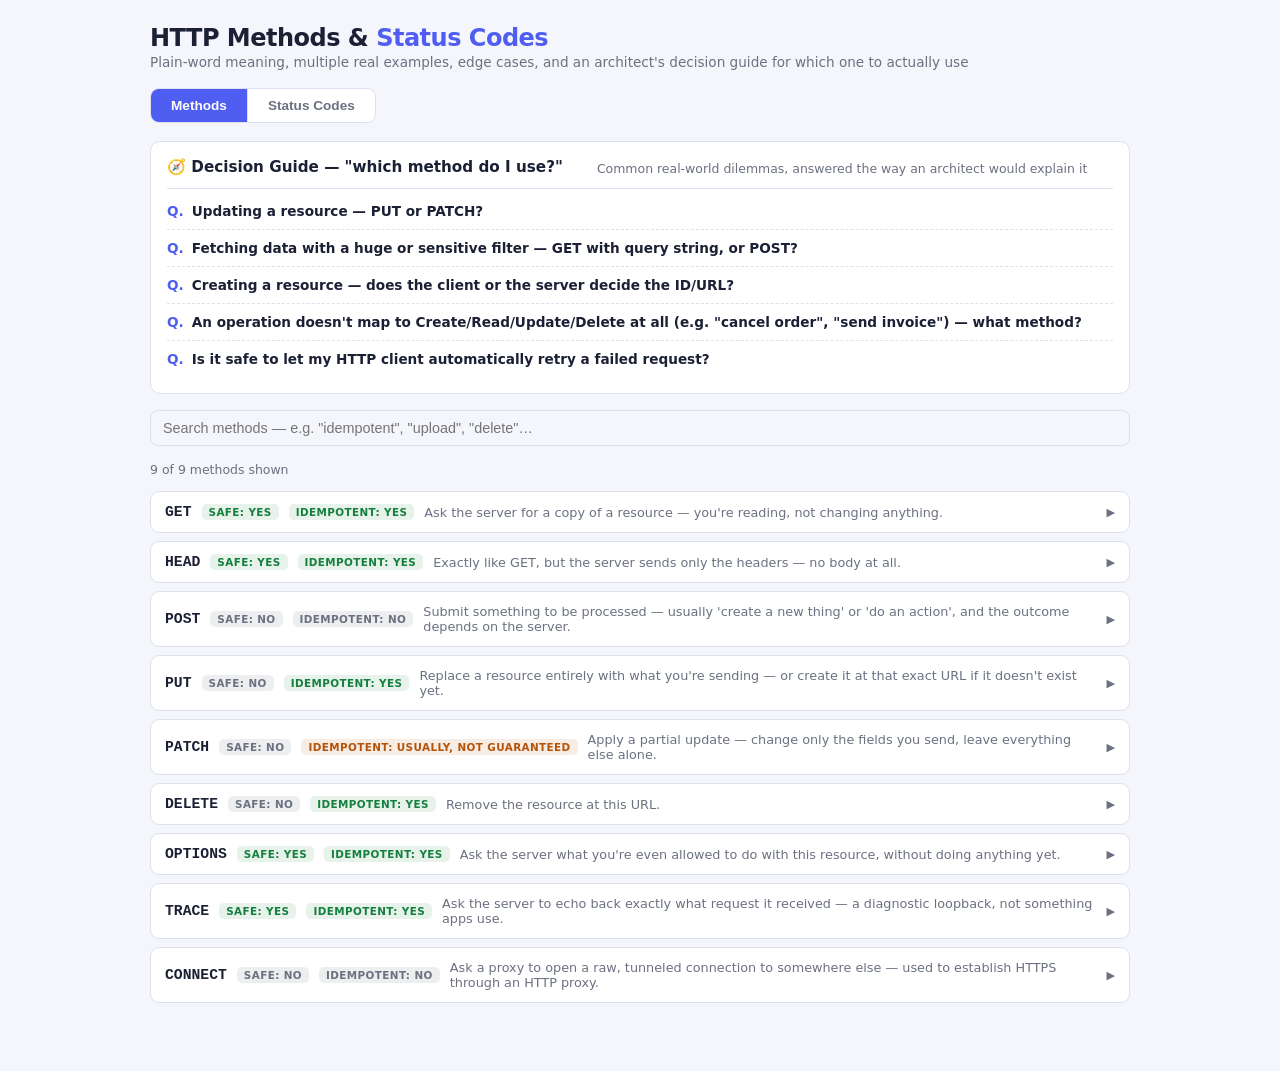
<file: http-methods-status/ui/index.html>
<!DOCTYPE html>
<html lang="en">
<head>
<meta charset="UTF-8" />
<meta name="viewport" content="width=device-width, initial-scale=1.0" />
<title>HTTP Methods &amp; Status Codes</title>
<style>
  *, *::before, *::after { box-sizing: border-box; margin: 0; padding: 0; }
  :root {
    --bg: #f4f6fb; --surface: #ffffff; --border: #dde1ef;
    --text: #1c2035; --muted: #6b7180; --accent: #4f5ef0;
    --ok-bg: rgba(21,128,61,0.10); --ok-text: #15803d;
    --warn-bg: rgba(180,83,9,0.10); --warn-text: #b45309;
    --err-bg: rgba(220,38,38,0.08); --err-text: #b91c1c;
    --info-bg: rgba(79,94,240,0.10); --info-text: #4f5ef0;
    --neutral-bg: rgba(107,113,128,0.12); --neutral-text: #6b7180;
  }
  body {
    font-family: 'Segoe UI', system-ui, sans-serif;
    background: var(--bg); color: var(--text);
    min-height: 100vh; padding: 24px 20px 60px;
  }
  header { max-width: 980px; margin: 0 auto 18px; }
  header h1 { font-size: 1.5rem; font-weight: 700; letter-spacing: -0.5px; }
  header h1 span { color: var(--accent); }
  header p { color: var(--muted); font-size: 0.85rem; margin-top: 2px; }

  .wrap { max-width: 980px; margin: 0 auto; }

  .seg { display: flex; border: 1px solid var(--border); border-radius: 9px; overflow: hidden; width: fit-content; margin-bottom: 18px; }
  .seg button { cursor: pointer; border: none; background: var(--surface); color: var(--muted);
    font-size: 0.85rem; font-weight: 700; padding: 9px 20px; border-right: 1px solid var(--border); }
  .seg button:last-child { border-right: none; }
  .seg button.active { background: var(--accent); color: #fff; }

  .panel { display: none; }
  .panel.active { display: block; }

  .card { background: var(--surface); border: 1px solid var(--border); border-radius: 10px; padding: 16px; margin-bottom: 16px; }

  /* ── decision guide ── */
  .guide-card summary { list-style: none; cursor: pointer; display: flex; align-items: center; gap: 8px; font-weight: 700; font-size: 0.95rem; }
  .guide-card summary::-webkit-details-marker { display: none; }
  .guide-card .sub { font-size: 0.78rem; color: var(--muted); font-weight: 500; margin-top: 3px; margin-left: 26px; }
  .qa { border-top: 1px solid var(--border); margin-top: 12px; padding-top: 4px; }
  .qa-item { padding: 10px 0; border-bottom: 1px dashed var(--border); }
  .qa-item:last-child { border-bottom: none; }
  .qa-q { font-weight: 700; font-size: 0.85rem; cursor: pointer; display: flex; gap: 8px; align-items: baseline; }
  .qa-q .qmark { color: var(--accent); flex: none; }
  .qa-a { font-size: 0.83rem; line-height: 1.65; color: var(--text); margin-top: 6px; margin-left: 20px; display: none; }
  .qa-item.open .qa-a { display: block; }
  .qa-item.open .qa-q { color: var(--accent); }

  /* ── controls ── */
  input[type="text"] {
    width: 100%; background: var(--bg); color: var(--text); border: 1px solid var(--border);
    border-radius: 8px; padding: 9px 12px; font-size: 0.9rem; margin-bottom: 10px;
  }
  input[type="text"]:focus { outline: 2px solid var(--accent); outline-offset: 1px; }
  .chip-row { display: flex; flex-wrap: wrap; gap: 6px; margin-bottom: 6px; }
  .chip { cursor: pointer; border: 1px solid var(--border); background: var(--bg); color: var(--muted);
    border-radius: 20px; padding: 4px 12px; font-size: 0.76rem; font-weight: 700; }
  .chip:hover { border-color: var(--accent); }
  .chip.active { background: var(--accent); color: #fff; border-color: var(--accent); }
  .result-count { font-size: 0.78rem; color: var(--muted); margin: 6px 0 14px; }

  /* ── entry cards (methods + status codes) ── */
  .entry { background: var(--surface); border: 1px solid var(--border); border-radius: 9px; margin-bottom: 8px; overflow: hidden; }
  .entry-head { display: flex; align-items: center; gap: 10px; padding: 12px 14px; cursor: pointer; flex-wrap: wrap; }
  .entry-head:hover { background: var(--bg); }
  .entry-name { font-family: 'Cascadia Code', 'Fira Code', 'Courier New', monospace; font-weight: 700; font-size: 0.92rem; flex: none; }
  .entry-summary { font-size: 0.8rem; color: var(--muted); flex: 1; min-width: 160px; }
  .badge { flex: none; font-size: 0.65rem; font-weight: 700; text-transform: uppercase; letter-spacing: 0.4px; border-radius: 5px; padding: 2px 7px; }
  .badge.b-ok { background: var(--ok-bg); color: var(--ok-text); }
  .badge.b-warn { background: var(--warn-bg); color: var(--warn-text); }
  .badge.b-err { background: var(--err-bg); color: var(--err-text); }
  .badge.b-info { background: var(--info-bg); color: var(--info-text); }
  .badge.b-neutral { background: var(--neutral-bg); color: var(--neutral-text); }
  .chev { flex: none; color: var(--muted); font-size: 0.7rem; transition: transform 0.15s; margin-left: auto; }
  .entry.open .chev { transform: rotate(90deg); }
  .entry-body { display: none; padding: 0 14px 16px; border-top: 1px solid var(--border); }
  .entry.open .entry-body { display: block; padding-top: 12px; }
  .entry-body h4 { font-size: 0.72rem; font-weight: 700; text-transform: uppercase; letter-spacing: 0.5px; color: var(--muted); margin: 14px 0 6px; }
  .entry-body h4:first-child { margin-top: 0; }
  .entry-body p { font-size: 0.84rem; line-height: 1.65; }
  .entry-body ul { margin: 4px 0 0 18px; font-size: 0.83rem; line-height: 1.65; }
  .example-item { background: var(--bg); border: 1px solid var(--border); border-radius: 7px; padding: 9px 11px; margin-bottom: 7px; }
  .example-item .ex-title { font-weight: 700; font-size: 0.8rem; margin-bottom: 3px; }
  .example-item .ex-req { font-family: 'Cascadia Code', 'Fira Code', 'Courier New', monospace; font-size: 0.76rem;
    background: var(--surface); border: 1px solid var(--border); border-radius: 5px; padding: 6px 8px; white-space: pre-wrap; word-break: break-word; margin-bottom: 5px; }
  .example-item .ex-note { font-size: 0.78rem; color: var(--muted); line-height: 1.55; }
  .compare-box { background: var(--info-bg); color: var(--text); border-radius: 7px; padding: 9px 11px; font-size: 0.8rem; line-height: 1.6; margin-top: 10px; }
  .compare-box b { color: var(--info-text); }

  .cat-group-head { font-size: 1rem; font-weight: 700; margin: 22px 0 10px; display: flex; align-items: center; gap: 8px; }
  .cat-group-head:first-child { margin-top: 0; }
  .cat-group-head .cnt { font-size: 0.72rem; color: var(--muted); font-weight: 500; }
  .no-results { font-size: 0.85rem; color: var(--muted); background: var(--surface); border: 1px dashed var(--border); border-radius: 10px; padding: 24px; text-align: center; }
</style>
</head>
<body>

<header>
  <h1>HTTP Methods &amp; <span>Status Codes</span></h1>
  <p>Plain-word meaning, multiple real examples, edge cases, and an architect's decision guide for which one to actually use</p>
</header>

<div class="wrap">
  <div class="seg" id="topTabs">
    <button data-tab="methods" class="active">Methods</button>
    <button data-tab="status">Status Codes</button>
  </div>

  <!-- ══════════════════════════ METHODS TAB ══════════════════════════ -->
  <div class="panel active" id="panel-methods">
    <details class="card guide-card" open>
      <summary>🧭 Decision Guide — "which method do I use?"
        <div class="sub">Common real-world dilemmas, answered the way an architect would explain it</div>
      </summary>
      <div class="qa" id="methodGuide"></div>
    </details>

    <input type="text" id="methodSearch" placeholder="Search methods — e.g. &quot;idempotent&quot;, &quot;upload&quot;, &quot;delete&quot;…">
    <div class="result-count" id="methodCount"></div>
    <div id="methodResults"></div>
  </div>

  <!-- ══════════════════════════ STATUS CODES TAB ══════════════════════════ -->
  <div class="panel" id="panel-status">
    <details class="card guide-card" open>
      <summary>🧭 Decision Guide — "which status code do I return?"
        <div class="sub">The comparisons that actually come up when designing an API — 401 vs 403, 301 vs 308, 500 vs 502, and more</div>
      </summary>
      <div class="qa" id="statusGuide"></div>
    </details>

    <input type="text" id="statusSearch" placeholder="Search status codes — e.g. &quot;409&quot;, &quot;redirect&quot;, &quot;rate limit&quot;…">
    <div class="chip-row" id="classChips"></div>
    <div class="result-count" id="statusCount"></div>
    <div id="statusResults"></div>
  </div>
</div>

<script>
// =============================================================================
// DATA — methods, status codes, and the two decision guides. Everything below
// this block is just search/filter/render over these arrays.
// =============================================================================

const METHODS = [
  { name: 'GET', safe: true, idempotent: true, cacheable: true, body: 'Discouraged',
    simple: "Ask the server for a copy of a resource — you're reading, not changing anything.",
    whenToUse: "Any time the client wants to retrieve data and asking has no side effects: loading a page, fetching a list, checking a single record, searching by query string. If calling it five times in a row should be completely harmless, it's a GET.",
    examples: [
      { title: 'Fetch a single resource', req: 'GET /api/users/42 HTTP/1.1\nHost: api.example.com\nAccept: application/json', note: 'Standard read-by-ID.' },
      { title: 'List with filters via query string', req: 'GET /api/orders?status=pending&page=2&limit=20 HTTP/1.1\nHost: api.example.com', note: 'Filtering/pagination belongs in the query string, not a body — keeps the request cacheable and bookmarkable.' },
      { title: 'Conditional GET (cache revalidation)', req: 'GET /api/users/42 HTTP/1.1\nHost: api.example.com\nIf-None-Match: "abc123"', note: 'Server replies 304 Not Modified with no body if nothing changed — saves bandwidth.' },
      { title: "A GET that looks safe but isn't (anti-pattern)", req: 'GET /api/users/42/delete HTTP/1.1', note: "A GET that deletes data is a real, well-known bug class — crawlers and prefetchers will 'click' GET links, silently destroying data. Never put a mutation behind a GET." },
    ],
    edgeCases: [
      'A GET CAN technically carry a body per the HTTP spec, but many servers, proxies, and client libraries silently drop it — never design an API that requires a GET body.',
      'Very long query strings can hit URL-length limits (commonly ~2000-8000 chars across browsers/proxies) — switch designs (or pragmatically use POST) if a filter payload is genuinely huge.',
      'Caching is opt-out, not opt-in: a GET response CAN be cached by default unless you explicitly say Cache-Control: no-store — say so explicitly for sensitive/user-specific data.',
    ],
    bestPractices: [
      'Never perform a write, delete, email, or charge behind a GET.',
      'Put all filtering/sorting/pagination in the query string so the request stays cacheable and shareable as a URL.',
      'Support conditional requests (ETag/If-None-Match) for anything expensive to regenerate.',
    ],
    commonMistakes: [
      "Building 'delete via GET' links for convenience — bots and browsers will pre-fetch/crawl them and delete data unintentionally.",
      'Returning different data for the same GET URL without saying so via Vary or Cache-Control — breaks caching assumptions clients and proxies rely on.',
    ] },
  { name: 'HEAD', safe: true, idempotent: true, cacheable: true, body: 'No',
    simple: 'Exactly like GET, but the server sends only the headers — no body at all.',
    whenToUse: 'When you need to know something ABOUT a resource — does it exist, how big is it, has it changed — without downloading it.',
    examples: [
      { title: 'Check existence before downloading', req: 'HEAD /files/report.pdf HTTP/1.1\nHost: files.example.com', note: '200 with Content-Length and ETag, but no body — confirm the file exists and its size before committing to a full download.' },
      { title: 'Validate before a resumable download', req: 'HEAD /files/large-video.mp4 HTTP/1.1', note: 'Check Accept-Ranges and Content-Length upfront so a download manager knows resuming is possible.' },
      { title: 'Bulk link/health checker', req: 'HEAD /page-1234 HTTP/1.1', note: 'A crawler verifying thousands of links return 200 without downloading each full page body — far cheaper than GET at scale.' },
    ],
    edgeCases: [
      "HEAD's response headers MUST be identical to what GET would return for the same resource (same Content-Length, ETag, etc.) — a server that computes these differently for HEAD is spec-non-compliant.",
      'Some frameworks auto-generate HEAD by running the GET handler and dropping the body — convenient, but means it costs the same server work as GET unless implemented separately.',
    ],
    bestPractices: ['Implement it as "run the GET logic, skip sending the body" so headers always match reality.', 'Use it for existence/metadata checks instead of a wasteful full GET.'],
    commonMistakes: ['Returning different Content-Length or status than GET would for the same resource.', "Forgetting to implement it at all in a hand-rolled router (most frameworks add it automatically, but not all)."] },
  { name: 'POST', safe: false, idempotent: false, cacheable: false, body: 'Yes',
    simple: "Submit something to be processed — usually 'create a new thing' or 'do an action', and the outcome depends on the server.",
    whenToUse: "Creating a resource whose URL you don't control yet, non-idempotent actions (send an email, charge a payment, trigger a job), or anything that doesn't cleanly map to GET/PUT/DELETE.",
    examples: [
      { title: 'Create a new resource', req: 'POST /api/orders HTTP/1.1\nContent-Type: application/json\n\n{"item":"widget","qty":3}', note: '-> 201 Created, Location: /api/orders/789 — the server assigns the ID.' },
      { title: 'Trigger a non-CRUD action (RPC-style)', req: 'POST /api/orders/789/cancel HTTP/1.1', note: "No resource is being created here — this is an action/verb endpoint, and that's a legitimate use of POST." },
      { title: 'Login', req: 'POST /api/login HTTP/1.1\n\n{"username":"ada","password":"..."}', note: 'Creates a session/token — inherently feels non-idempotent even though technically repeatable.' },
      { title: "Complex search that doesn't fit in a URL", req: 'POST /api/search/advanced HTTP/1.1\n\n{"filters": {...50 fields...}}', note: 'A pragmatic exception to "search = GET" when the filter payload is too large/complex for a query string.' },
    ],
    edgeCases: [
      "POST is NOT idempotent by spec, and clients/proxies will NOT automatically retry a failed POST the way they retry a GET/PUT/DELETE — a flaky network can leave the client unsure whether it succeeded, leading to accidental double-submits (the classic 'double-charge on refresh' bug).",
      "Write POST handlers with real-world side effects (payments especially) to be idempotent anyway via a client-supplied Idempotency-Key, even though the method itself doesn't guarantee it.",
      "A 'search via POST' endpoint isn't cacheable by default and isn't bookmarkable — use it only when GET genuinely can't carry the payload.",
    ],
    bestPractices: ['Return 201 Created + Location when a POST creates a resource.', 'Support an Idempotency-Key header for POSTs with real side effects so a retry never double-executes.', "Reserve POST for creation and actions that don't fit PUT/PATCH/DELETE."],
    commonMistakes: ['Using POST for every write (including updates/deletes) instead of the more specific PUT/PATCH/DELETE — throws away idempotency guarantees you get for free otherwise.', 'Not protecting payment/order-creation endpoints against duplicate submission from a double-click or retry.'] },
  { name: 'PUT', safe: false, idempotent: true, cacheable: false, body: 'Yes',
    simple: "Replace a resource entirely with what you're sending — or create it at that exact URL if it doesn't exist yet.",
    whenToUse: "When the CLIENT knows/controls the resource's URL and is sending the COMPLETE representation, not a partial update. Classic use: 'upload this to exactly this path,' 'set this config key to exactly this value.'",
    examples: [
      { title: 'Full replace of an existing resource', req: 'PUT /api/users/42 HTTP/1.1\n\n{"name":"Ada","email":"ada@example.com","role":"admin"}', note: '-> 200/204. Any field you omit is treated as cleared, not left alone — this is a full replace.' },
      { title: 'Create at a client-chosen URL', req: "PUT /api/documents/report-2026 HTTP/1.1", note: "-> 201 Created if it didn't exist before — the client picked the slug, not the server." },
      { title: 'Idempotent retry after a timeout', req: 'PUT /api/users/42 (same body, sent twice)', note: "Network times out before the response arrives; the client safely retries the EXACT same PUT — because it's idempotent, sending it twice produces the same end state, unlike POST." },
      { title: 'Uploading a file to a known path (object storage style)', req: 'PUT /files/avatar.png HTTP/1.1\nContent-Type: image/png\n\n<binary>', note: 'S3-style object storage APIs use PUT exactly this way.' },
    ],
    edgeCases: [
      "PUT means REPLACE, not merge — a PUT handler that only updates fields present in the body and leaves the rest alone is actually PATCH semantics wearing a PUT name.",
      'Because PUT is idempotent by definition, a server with any side effect that differs between the first and a repeated identical PUT (e.g. incrementing a counter every call) violates the contract and breaks safe automatic retries.',
      'A PUT to a not-yet-existing URL is allowed to create it (201) — but only works when the client is the one deciding the URL/ID.',
    ],
    bestPractices: ['Require the full resource representation — if your server actually merges partial bodies, call that endpoint PATCH instead.', 'Return 201 when it created a resource, 200/204 when it replaced one.', "Support If-Match with the resource's ETag for safe concurrent-write conflict detection."],
    commonMistakes: ['Implementing PUT as a partial update (merge) — breaks the idempotency guarantee clients rely on.', "Letting PUT create resources with server-generated IDs — if the server picks the ID, that's POST's job."] },
  { name: 'PATCH', safe: false, idempotent: 'Usually, not guaranteed', cacheable: false, body: 'Yes',
    simple: 'Apply a partial update — change only the fields you send, leave everything else alone.',
    whenToUse: "Updating just one or two fields of a larger resource without re-sending the whole thing — e.g. 'mark this order as shipped' without resubmitting the entire order.",
    examples: [
      { title: 'Simple field update (JSON Merge Patch style)', req: 'PATCH /api/users/42 HTTP/1.1\nContent-Type: application/merge-patch+json\n\n{"email":"new@example.com"}', note: 'Only the email field changes — everything else on the user stays exactly as it was.' },
      { title: 'JSON Patch (RFC 6902) — explicit operations', req: 'PATCH /api/orders/789 HTTP/1.1\nContent-Type: application/json-patch+json\n\n[{"op":"replace","path":"/status","value":"shipped"}]', note: 'More expressive — supports add/remove/replace/move/test against exact paths.' },
      { title: 'A non-idempotent patch (edge case worth knowing)', req: 'PATCH /api/posts/5 HTTP/1.1\n\n{"op":"increment","field":"viewCount"}', note: 'Sending this twice produces a DIFFERENT result each time — PATCH is often assumed idempotent, but this proves that assumption is false unless you design against it.' },
    ],
    edgeCases: [
      "Unlike PUT, PATCH is NOT guaranteed idempotent — whether a given patch is safe to retry depends entirely on what the patch document says. Prefer 'set field to value' over 'increment/append' to keep retries safe.",
      "Two common, incompatible PATCH formats exist in the wild — JSON Merge Patch (RFC 7396, a partial object) and JSON Patch (RFC 6902, a list of operations) — document which one your API uses.",
      "RFC 7396's Merge Patch defines null as 'remove this field' — surprises people expecting null to mean 'set the value to null.'",
    ],
    bestPractices: ['Pick one patch format and document it clearly.', "Design operations to be idempotent where possible (absolute 'set', not relative 'increment').", 'Support If-Match for concurrent-write safety, same as PUT.'],
    commonMistakes: ["Assuming PATCH is automatically safe to retry the way PUT is — it isn't unless you designed it that way.", "Silently accepting fields the client didn't intend to touch because of a badly implemented merge."] },
  { name: 'DELETE', safe: false, idempotent: true, cacheable: false, body: 'Optional, uncommon',
    simple: 'Remove the resource at this URL.',
    whenToUse: "Deleting a specific, identified resource — a user, an order, a file. The classic REST 'D' in CRUD.",
    examples: [
      { title: 'Delete a specific resource', req: 'DELETE /api/orders/789 HTTP/1.1', note: '-> 204 No Content.' },
      { title: 'Idempotent retry (delete already done)', req: 'DELETE /api/orders/789 HTTP/1.1 (sent twice)', note: "First call succeeds but the response is lost to a network error; client retries. Spec-correct behavior: still a success-shaped response (204 or 404), NOT a 500 — that's what makes DELETE idempotent." },
      { title: 'Soft-delete vs hard-delete (architecture decision)', req: 'DELETE /api/users/42', note: 'The HTTP method only dictates the client-facing contract ("no longer available at this URL") — whether the implementation is a real row deletion or a deleted_at=now() soft delete is an internal decision.' },
    ],
    edgeCases: [
      '"Idempotent" for DELETE means calling it N times has the same net EFFECT (resource gone), not the identical status code every time — 204 on first success, 404 on a retry are both fine; an ERROR (like 500) purely because it was already deleted would violate idempotency.',
      "A DELETE body is technically legal but poorly/inconsistently supported by proxies and client libraries — don't rely on it.",
      'Bulk delete-by-filter (DELETE /api/orders?status=cancelled) is a common but non-standard extension — dangerous and easy to fat-finger; guard it well.',
    ],
    bestPractices: ['Return 204 on success, or 200 with the final deleted state if useful to the client.', "Treat 'delete something already deleted' as success or a soft 404, not a hard error.", 'Require extra confirmation/auth for bulk-delete-by-filter endpoints.'],
    commonMistakes: ['Returning 500 when DELETE is called twice on the same resource — defeats the entire point of idempotency and makes safe retries impossible.', 'Designing a server so a retried DELETE causes real damage on the second call.'] },
  { name: 'OPTIONS', safe: true, idempotent: true, cacheable: 'Preflight cacheable via Access-Control-Max-Age', body: 'No (usually)',
    simple: "Ask the server what you're even allowed to do with this resource, without doing anything yet.",
    whenToUse: '(1) CORS preflight — the browser sends this automatically before a non-simple cross-origin request; (2) API discovery — asking what methods an endpoint supports, with no side effects.',
    examples: [
      { title: 'Browser-issued CORS preflight (automatic — you never write this by hand)', req: 'OPTIONS /api/orders HTTP/1.1\nOrigin: https://app.example.com\nAccess-Control-Request-Method: DELETE', note: 'Server replies with Access-Control-Allow-Methods/Headers/Origin; only if the browser is satisfied does it send the real DELETE.' },
      { title: 'Manual API discovery', req: 'OPTIONS /api/orders/789 HTTP/1.1', note: '-> 204 No Content, Allow: GET, PUT, DELETE — tells a developer/client exactly what this specific resource supports.' },
      { title: 'Server-wide OPTIONS (asterisk-form)', req: 'OPTIONS * HTTP/1.1', note: 'Asks about the server itself, not a specific resource — rarely used outside proxy diagnostics.' },
    ],
    edgeCases: [
      "You almost never hand-write OPTIONS handling for CORS — framework CORS middleware handles the preflight response; hand-rolling it is a common source of subtly broken CORS.",
      "The Allow header should be authoritative — if it says GET, PUT but DELETE is also silently accepted, that mismatch breaks well-behaved clients doing capability discovery.",
    ],
    bestPractices: ["Let your framework's CORS middleware own preflight responses.", 'Keep Allow accurate and in sync with what methods are actually implemented.'],
    commonMistakes: ["Not realizing a cross-origin request with a custom header or non-simple method (PUT/DELETE/PATCH) triggers an automatic preflight OPTIONS BEFORE your real request — if the server answers it wrong, the real request never fires, which looks like 'my API call does nothing' in the console."] },
  { name: 'TRACE', safe: true, idempotent: true, cacheable: false, body: 'No',
    simple: 'Ask the server to echo back exactly what request it received — a diagnostic loopback, not something apps use.',
    whenToUse: 'Debugging what a request looks like after passing through proxies that might have altered it. In practice: essentially never used, and usually disabled entirely.',
    examples: [
      { title: 'Diagnosing proxy rewriting (rare, ops-only)', req: 'TRACE / HTTP/1.1\nX-Custom-Header: test', note: 'If enabled, the response body echoes the exact request as the server received it — reveals whether an intermediate proxy modified/stripped/added headers.' },
    ],
    edgeCases: [
      "TRACE is the mechanism behind Cross-Site Tracing (XST), a historical attack combining TRACE with XSS to read HttpOnly cookies (which JavaScript normally can't touch) by getting the browser to TRACE a request and read the echoed cookie header back from the response body. Virtually every production server disables TRACE by default today because of this.",
      "Because of XST, security scanners flag an enabled TRACE as a finding even though the method is formally 'safe' — safe/idempotent is about server-side side effects, not about whether a method enables a larger attack chain.",
    ],
    bestPractices: ['Leave TRACE disabled in production unless you have an explicit, temporary operational reason to enable it for proxy debugging.'],
    commonMistakes: ["Enabling TRACE 'just in case' on a public server — essentially no legitimate application use, and a well-documented attack technique attached to it."] },
  { name: 'CONNECT', safe: false, idempotent: false, cacheable: false, body: 'No',
    simple: 'Ask a proxy to open a raw, tunneled connection to somewhere else — used to establish HTTPS through an HTTP proxy.',
    whenToUse: "You don't call this in application code — your HTTP client library issues it automatically when making an HTTPS request through an HTTP proxy.",
    examples: [
      { title: 'HTTPS through a corporate/forward proxy (automatic)', req: 'CONNECT api.example.com:443 HTTP/1.1', note: 'Proxy replies 200 Connection Established, then the client performs a normal TLS handshake directly with the target through that now-transparent tunnel.' },
    ],
    edgeCases: [
      "Once a CONNECT tunnel is established, the proxy can no longer see or filter what flows through it — that's the point, it's encrypted TLS traffic. This is exactly why proxies needing to inspect HTTPS traffic (some corporate security appliances) do TLS-terminating MITM instead, which brings its own certificate-trust complications.",
      "An open/misconfigured proxy accepting CONNECT to arbitrary hosts:ports is a classic way to turn it into a general-purpose network pivot/SSRF tool.",
    ],
    bestPractices: ['If you operate a forward proxy, restrict CONNECT to expected ports (443) and consider host allowlisting to prevent SSRF-style abuse.'],
    commonMistakes: ['Running an open proxy that accepts CONNECT to any host:port with no restriction — a significant, well-known abuse vector.'] },
];

const METHOD_GUIDE = [
  { q: 'Updating a resource — PUT or PATCH?', a: "Sending the ENTIRE resource, fine with missing fields being cleared? Use PUT. Sending just the field(s) that changed, everything else stays untouched? Use PATCH. When in doubt, PATCH is usually the safer default for a public API, since clients naturally want to change one thing at a time." },
  { q: 'Fetching data with a huge or sensitive filter — GET with query string, or POST?', a: "Prefer GET with a query string — it's cacheable, bookmarkable, and matches HTTP semantics. Switch to a pragmatic POST-as-search only when the filter payload is genuinely too large/complex for a URL. A POST body isn't inherently 'more secure' over an unencrypted connection — always use HTTPS regardless." },
  { q: 'Creating a resource — does the client or the server decide the ID/URL?', a: 'Server decides the ID (auto-increment, UUID) → POST to a collection (POST /orders), server responds 201 with Location. Client decides the exact URL/slug (like an S3 object key) → PUT to that exact URL (PUT /files/avatar.png).' },
  { q: "An operation doesn't map to Create/Read/Update/Delete at all (e.g. \"cancel order\", \"send invoice\") — what method?", a: "POST, as an action/RPC-style endpoint (POST /orders/789/cancel). Forcing every action into PUT/PATCH/DELETE just to look 'more RESTful' usually produces a worse, less honest API than a clearly-named POST action." },
  { q: 'Is it safe to let my HTTP client automatically retry a failed request?', a: 'Blind automatic retries are safe for GET/HEAD/PUT/DELETE/OPTIONS (all idempotent) but NOT for POST or an arbitrary PATCH — for those, either skip auto-retry or use a server-side Idempotency-Key to deduplicate.' },
];

const STATUS_CODES = [
  // ── 1xx Informational ──
  { code: 100, name: '100 Continue', cls: '1xx', meaning: 'The server got your headers and you should go ahead and send the body.',
    whenToReturn: "Send automatically (most frameworks handle it) when a client sends Expect: 100-continue and you're willing to accept the body — lets the client avoid uploading a large body to a request you'd reject anyway.",
    examples: [{ title: 'Large file upload preflight', note: 'Client sends headers with Expect: 100-continue; server checks auth/size limits first, replies 100 Continue if fine, client then streams the (large) body.' }] },
  { code: 101, name: '101 Switching Protocols', cls: '1xx', meaning: 'The server agrees to switch to the protocol you asked for in the Upgrade header.',
    whenToReturn: 'Automatically sent when accepting a WebSocket handshake or an HTTP/1.1→HTTP/2 cleartext upgrade.',
    examples: [{ title: 'WebSocket handshake', note: 'Client sends Upgrade: websocket + Connection: Upgrade; server replies 101 and the connection now speaks WebSocket.' }] },
  { code: 103, name: '103 Early Hints', cls: '1xx', meaning: "Here are some headers (like which assets to preload) before the final response is ready — it's still coming.",
    whenToReturn: 'When the final response takes a while but you already know some resources (CSS/fonts) the page will need, so the browser can start fetching them early.',
    examples: [{ title: 'Preloading page assets', note: 'Server sends 103 with Link: </style.css>; rel=preload while still computing the page, then sends the real 200 with the full response.' }] },

  // ── 2xx Success ──
  { code: 200, name: '200 OK', cls: '2xx', meaning: "It worked, here's the result.",
    whenToReturn: 'The default success response for GET/PUT/PATCH (and sometimes POST) when there is a body to return.',
    examples: [
      { title: 'Successful GET', note: 'GET /api/users/42 -> 200 with the user JSON.' },
      { title: 'Successful update with a body to return', note: 'PUT /api/users/42 -> 200 with the updated user object.' },
      { title: 'Action endpoint with a result', note: 'POST /api/orders/789/cancel -> 200 with {"status":"cancelled"} — an action, not a creation, so 201 would be wrong here.' },
    ], compare: 'vs 201/204 — see the decision guide below.' },
  { code: 201, name: '201 Created', cls: '2xx', meaning: 'Your request created a new resource, and here is where to find it.',
    whenToReturn: 'After a successful POST (or a PUT to a not-yet-existing URL) that creates something — should come with a Location header.',
    examples: [
      { title: 'Creating via POST to a collection', note: 'POST /api/orders -> 201 Created, Location: /api/orders/789, body is the new order.' },
      { title: 'Creating via PUT to a client-chosen URL', note: "PUT /files/avatar.png (didn't exist before) -> 201 Created." },
    ] },
  { code: 202, name: '202 Accepted', cls: '2xx', meaning: "I took your request, but haven't finished (or even started) processing it yet.",
    whenToReturn: 'For async/queued work — the actual processing happens later. Often paired with a Location/status URL the client can poll.',
    examples: [
      { title: 'Queued background job', note: 'POST /api/reports/generate -> 202 Accepted, Location: /api/reports/jobs/55 — client polls that URL for completion.' },
      { title: 'Async bulk delete', note: 'DELETE /api/orders?status=stale -> 202 if the deletion is actually handled by a background sweep, not synchronously.' },
    ] },
  { code: 203, name: '203 Non-Authoritative Information', cls: '2xx', meaning: 'A 200-equivalent response, but the info came through a transforming proxy, not unmodified straight from the origin.',
    whenToReturn: 'Rare — a proxy/gateway that modifies the response before passing it on can use this instead of silently claiming it is the untouched origin response.',
    examples: [{ title: 'Proxy-modified content', note: 'A caching/transforming proxy resizes images before forwarding, marking the response 203 instead of 200 to be transparent about the modification.' }] },
  { code: 204, name: '204 No Content', cls: '2xx', meaning: 'It worked, and there is genuinely nothing to send back.',
    whenToReturn: "Successful DELETE, successful PUT/PATCH when you don't want to echo the resource back, or any action that succeeds with no meaningful body.",
    examples: [
      { title: 'Successful delete', note: 'DELETE /api/orders/789 -> 204, empty body.' },
      { title: 'Update with no need to echo the result', note: "PUT /api/settings/theme -> 204 if the client already knows what it sent." },
    ] },
  { code: 205, name: '205 Reset Content', cls: '2xx', meaning: 'Like 204, but also telling the client UI to reset itself (e.g. clear a form) after this.',
    whenToReturn: 'Rare — mostly meaningful for a browser-rendered form: server processed the submission and tells the browser to reset the form fields.',
    examples: [{ title: 'Form reset after submission', note: 'A traditional (non-JS) HTML form POSTs; server replies 205 to clear the fields instead of re-rendering them.' }] },
  { code: 206, name: '206 Partial Content', cls: '2xx', meaning: "Here's the specific byte range you asked for, not the whole resource.",
    whenToReturn: 'Response to a Range request — video/audio seeking, resumable downloads.',
    examples: [
      { title: 'Resuming an interrupted download', note: 'Range: bytes=1000000- -> 206 with Content-Range: bytes 1000000-4999999/5000000, sending only the remaining bytes.' },
      { title: 'Video seeking', note: 'A browser video player sends Range requests as the user scrubs the timeline; the server responds 206 for each chunk.' },
    ] },

  // ── 3xx Redirection ──
  { code: 300, name: '300 Multiple Choices', cls: '3xx', meaning: "There are several possible representations of what you asked for, and I'm not automatically picking one.",
    whenToReturn: 'Rare — genuinely ambiguous content negotiation where the server wants the client to choose.',
    examples: [{ title: 'Ambiguous format request', note: 'A request for /report could mean .pdf, .csv, or .html and the server cannot reliably infer which — responds 300 with a list of links instead of guessing.' }] },
  { code: 301, name: '301 Moved Permanently', cls: '3xx', meaning: "This resource's URL has changed for good — update your bookmarks/links.",
    whenToReturn: "A permanent URL change where clients possibly changing a POST to a GET on redirect is acceptable (historically common behavior, though not spec-mandated). For guaranteed method/body preservation, prefer 308.",
    examples: [
      { title: 'Old URL scheme retired', note: 'GET /old-product-page -> 301 Location: /products/new-product-page — permanently, update your links.' },
      { title: 'Non-www to www, enforced site-wide', note: 'GET http://example.com/ -> 301 Location: https://www.example.com/' },
    ], compare: '<b>vs 308</b> — 301 has historically ambiguous method-preservation behavior across clients; 308 is the unambiguous modern choice when the method/body must survive the redirect.' },
  { code: 302, name: '302 Found', cls: '3xx', meaning: 'This resource is temporarily somewhere else right now.',
    whenToReturn: "A temporary redirect where the method might change to GET (historically). This is the most misused code in HTTP — long used to mean 'POST succeeded, go look at this other page' when 303 is the correct code for that.",
    examples: [
      { title: 'Temporary maintenance redirect', note: 'GET /checkout -> 302 Location: /maintenance while a specific feature is temporarily down.' },
      { title: "Legacy 'redirect after POST' (imprecise but common)", note: 'POST /login -> 302 Location: /dashboard — works because browsers convert to GET on 302 almost universally, but 303 states the intent unambiguously.' },
    ], compare: "<b>vs 303/307</b> — 302's method-preservation behavior is technically inconsistent across old clients; use 303 for 'GET this other page after my POST' and 307 for 'temporarily redirected, keep the same method/body.'" },
  { code: 303, name: '303 See Other', cls: '3xx', meaning: 'Go look at this OTHER resource, using GET, regardless of what method you used for this request.',
    whenToReturn: 'The correct code for the Post/Redirect/Get pattern — after a successful POST, redirect to a GET-able page so a refresh does not resubmit the form.',
    examples: [{ title: 'Post/Redirect/Get after form submission', note: 'POST /orders -> 303 Location: /orders/789 — browser does a GET for /orders/789; refresh now safely re-GETs instead of re-POSTing.' }] },
  { code: 304, name: '304 Not Modified', cls: '3xx', meaning: 'You already have the latest version — here is confirmation, no body.',
    whenToReturn: 'Response to a conditional GET (If-None-Match / If-Modified-Since) when the resource has not changed.',
    examples: [{ title: 'Cache revalidation', note: 'GET with If-None-Match: "abc123" where the current ETag is still "abc123" -> 304, empty body, client reuses its cached copy.' }] },
  { code: 305, name: '305 Use Proxy', cls: '3xx', meaning: 'You must access this resource through the specified proxy.',
    whenToReturn: 'Never — deprecated for security reasons (could route sensitive traffic through an attacker-specified proxy) and unsupported by modern browsers.',
    examples: [] },
  { code: 307, name: '307 Temporary Redirect', cls: '3xx', meaning: 'Temporarily somewhere else — and unlike 302, you MUST resend the exact same method and body.',
    whenToReturn: 'A temporary redirect where preserving the method matters — e.g. redirecting a POST/PUT temporarily without silently downgrading it to GET.',
    examples: [{ title: 'Temporarily redirecting a write', note: 'POST /api/v1/orders -> 307 Location: /api/v2/orders during a migration — the POST body is guaranteed to be resent as a POST.' }] },
  { code: 308, name: '308 Permanent Redirect', cls: '3xx', meaning: 'Permanently somewhere else — and the method/body must stay exactly the same.',
    whenToReturn: "The modern, unambiguous choice for 'this moved for good' whenever the request isn't a plain GET, or you want zero ambiguity about method preservation.",
    examples: [{ title: 'API version retired permanently', note: 'Any method to /api/v1/* -> 308 Location: /api/v2/* — clients keep using whatever method/body they originally sent.' }],
    compare: '<b>vs 301</b> — same permanence, but 308 guarantees the method/body are preserved on redirect.' },

  // ── 4xx Client Error ──
  { code: 400, name: '400 Bad Request', cls: '4xx', meaning: "I can't even understand this request — it's malformed.",
    whenToReturn: 'Broken JSON, wrong data type, a required field missing entirely, an unparseable query parameter — syntactically wrong, independent of business rules.',
    examples: [
      { title: 'Malformed JSON body', note: "POST with a body that isn't valid JSON at all -> 400, 'could not parse request body.'" },
      { title: 'Wrong type', note: '{"age": "twenty"} where age must be a number -> 400.' },
      { title: 'Missing required field', note: 'Creating a user with no email field at all -> 400.' },
    ], compare: 'vs 422 — see the decision guide below.' },
  { code: 401, name: '401 Unauthorized', cls: '4xx', meaning: "I don't know who you are (or your credentials are invalid/expired) — misleadingly named, it actually means UNAUTHENTICATED.",
    whenToReturn: 'No credentials were sent, or the ones sent are invalid/expired. Always pair with a WWW-Authenticate header.',
    examples: [
      { title: 'Missing token', note: 'GET /api/profile with no Authorization header at all -> 401.' },
      { title: 'Expired token', note: 'A valid-looking but expired JWT -> 401, prompting the client to refresh/re-login.' },
    ], compare: 'vs 403 — see the decision guide below.' },
  { code: 402, name: '402 Payment Required', cls: '4xx', meaning: 'Reserved for future use by the original spec — in practice now used informally by some APIs for billing/paywall situations.',
    whenToReturn: "Not standardized behavior; some usage-metered APIs use it for 'plan limit hit, pay to continue' — document it clearly if you use it this way.",
    examples: [{ title: 'Paywall / usage-based billing block', note: 'An API metering usage per plan might return 402 once a hard billing limit is hit, distinct from a 429 rate limit.' }] },
  { code: 403, name: '403 Forbidden', cls: '4xx', meaning: "I know exactly who you are — you're just not allowed to do this.",
    whenToReturn: 'The user is authenticated but lacks permission for this specific action/resource.',
    examples: [
      { title: 'Insufficient role', note: 'A logged-in non-admin calling DELETE /api/admin/users/9 -> 403.' },
      { title: 'Resource-level ownership check', note: "User A trying to view User B's private order -> 403 (or arguably 404, see comparison)." },
    ], compare: 'vs 401 — see the decision guide below.' },
  { code: 404, name: '404 Not Found', cls: '4xx', meaning: "There's nothing here.",
    whenToReturn: "The URL doesn't correspond to any resource, OR (a deliberate choice) you don't want to reveal a resource exists to someone unauthorized to see it.",
    examples: [
      { title: 'Genuinely does not exist', note: 'GET /api/users/999999 where no such ID exists -> 404.' },
      { title: 'Deliberately hiding existence for privacy', note: "GET /api/private-docs/42 owned by someone else -> some APIs return 404 instead of 403 so an attacker can't even confirm the resource exists." },
    ], compare: "vs 403 — returning 404 instead of 403 to hide existence is a legitimate, common security pattern; pick one behavior and apply it consistently." },
  { code: 405, name: '405 Method Not Allowed', cls: '4xx', meaning: 'This URL exists, but not for the method you just used.',
    whenToReturn: 'The resource exists but does not support this verb — must include an Allow header listing what IS supported.',
    examples: [{ title: 'Read-only endpoint', note: 'DELETE /api/reports/monthly-summary -> 405, Allow: GET, HEAD.' }] },
  { code: 406, name: '406 Not Acceptable', cls: '4xx', meaning: "I can't produce a response in any format you said you'd accept.",
    whenToReturn: "The client's Accept header lists only formats the server genuinely cannot produce for this resource.",
    examples: [{ title: 'Unsupported requested format', note: 'Accept: application/xml on an API that only ever returns JSON, with no fallback -> 406.' }] },
  { code: 407, name: '407 Proxy Authentication Required', cls: '4xx', meaning: 'Same idea as 401, but for a PROXY along the way, not the origin server.',
    whenToReturn: 'Sent by a proxy (not the origin) when it requires its own credentials before forwarding your request.',
    examples: [{ title: 'Corporate proxy auth', note: "A forward proxy requiring domain credentials before relaying traffic -> 407, Proxy-Authenticate header." }] },
  { code: 408, name: '408 Request Timeout', cls: '4xx', meaning: 'You took too long to send the request, so I gave up waiting.',
    whenToReturn: 'A server-side idle timeout on an incomplete request — the client opened a connection and started sending, but stalled.',
    examples: [{ title: 'Slow client / stalled upload', note: 'A client sends headers very slowly (or a partial upload stalls) and the server closes the connection with 408 after its timeout.' }] },
  { code: 409, name: '409 Conflict', cls: '4xx', meaning: "This request conflicts with the resource's current state.",
    whenToReturn: "A duplicate unique value (username taken), a version mismatch on a concurrent edit, or any 'this can't happen given what's already there' situation.",
    examples: [
      { title: 'Duplicate unique constraint', note: "POST /api/users with an email that's already registered -> 409." },
      { title: 'Concurrent edit conflict', note: 'PUT with an If-Match ETag that no longer matches because someone else updated it first — some APIs use 409 here, others use 412.' },
    ], compare: '<b>vs 422</b> — 409 is specifically about conflicting with existing STATE (a duplicate, a stale version); 422 is a business-rule failure independent of existing state.' },
  { code: 410, name: '410 Gone', cls: '4xx', meaning: "This used to exist, and it's not coming back — unlike 404, a deliberate, known, permanent removal.",
    whenToReturn: "You know for certain the resource was intentionally and permanently deleted and want to say so explicitly, e.g. so search engines de-index it faster.",
    examples: [{ title: 'Deliberately deleted content', note: 'GET /old-campaign-page for a page explicitly taken down for good -> 410 instead of 404, signaling "this is not coming back."' }] },
  { code: 411, name: '411 Length Required', cls: '4xx', meaning: 'You need to tell me Content-Length before I will accept this body.',
    whenToReturn: "The server requires a known content length upfront and the client didn't provide one.",
    examples: [{ title: 'Rejecting a chunked-only upload', note: 'A strict upload endpoint refusing chunked transfer encoding without an explicit Content-Length -> 411.' }] },
  { code: 412, name: '412 Precondition Failed', cls: '4xx', meaning: 'One of the conditions you attached (If-Match, If-Unmodified-Since) was not met, so I did not do it.',
    whenToReturn: 'The classic optimistic-concurrency response: client sent If-Match with an ETag that no longer matches.',
    examples: [{ title: 'Optimistic concurrency conflict', note: 'PUT with If-Match: "old-etag" where the document has since changed -> 412, telling the client to re-fetch and retry instead of overwriting someone else\'s change.' }] },
  { code: 413, name: '413 Content Too Large', cls: '4xx', meaning: "The body you sent is bigger than I'm willing to accept.",
    whenToReturn: 'A request body exceeds a configured size limit — file upload caps, JSON body size limits.',
    examples: [{ title: 'Upload exceeds size limit', note: 'POST /api/uploads with a 500MB file against a 50MB limit -> 413. (Previously named "Payload Too Large".)' }] },
  { code: 414, name: '414 URI Too Long', cls: '4xx', meaning: 'The URL itself is too long for me to process.',
    whenToReturn: "A GET's query string grew unreasonably large — often a sign a GET-as-search should really be a POST, or something is generating looping URLs.",
    examples: [{ title: 'Runaway query string', note: 'A client bug that keeps appending redirect parameters on every hop eventually produces a URL long enough to trip this.' }] },
  { code: 415, name: '415 Unsupported Media Type', cls: '4xx', meaning: "I don't know how to handle the format of the body you sent.",
    whenToReturn: "The request's Content-Type isn't one this endpoint knows how to parse.",
    examples: [{ title: 'Wrong content type for the endpoint', note: 'POST with Content-Type: application/xml to a JSON-only API -> 415.' }] },
  { code: 416, name: '416 Range Not Satisfiable', cls: '4xx', meaning: 'The byte range you asked for does not exist in this resource.',
    whenToReturn: "A Range request asks for bytes beyond the resource's actual size.",
    examples: [{ title: 'Range past end of file', note: 'Range: bytes=999999999- on a 500KB file -> 416, Content-Range: bytes */512000 telling the client the real size.' }] },
  { code: 417, name: '417 Expectation Failed', cls: '4xx', meaning: 'You said Expect: 100-continue, but I cannot/will not meet that expectation.',
    whenToReturn: "Extremely rare — a server that doesn't support the Expect mechanism, or rejects the request before a body would arrive.", examples: [] },
  { code: 418, name: "418 I'm a teapot", cls: '4xx', meaning: "An April Fools' joke from RFC 2324 (Hyper Text Coffee Pot Control Protocol) some APIs use as an Easter egg.",
    whenToReturn: "Never seriously — RFC 9110 explicitly reserves it as 'Unused.' A few APIs return it deliberately as a joke on specific endpoints.", examples: [] },
  { code: 421, name: '421 Misdirected Request', cls: '4xx', meaning: "This request landed at a server not actually configured to handle it, likely due to a connection being reused incorrectly.",
    whenToReturn: 'Mostly relevant to HTTP/2 connection coalescing — a server realizing a request came in over a connection meant for a different origin.', examples: [] },
  { code: 422, name: '422 Unprocessable Content', cls: '4xx', meaning: 'I understood this request perfectly, but it fails a validation/business rule.',
    whenToReturn: 'Syntactically valid, semantically wrong — an end date before a start date, an already-cancelled order being cancelled again.',
    examples: [
      { title: 'Business-rule validation failure', note: '{"startDate":"2026-06-01","endDate":"2026-05-01"} — both are valid dates, but the combination is nonsensical -> 422.' },
      { title: 'Invalid state transition', note: 'POST /orders/789/ship on an order already cancelled -> 422 — the request is well-formed, it just cannot be applied right now.' },
    ], compare: 'vs 400 — see the decision guide below.' },
  { code: 423, name: '423 Locked', cls: '4xx', meaning: "This resource is locked (a WebDAV concept) and can't be acted on right now.",
    whenToReturn: 'Almost exclusively WebDAV (document/file-locking systems) — rare outside that world.', examples: [] },
  { code: 424, name: '424 Failed Dependency', cls: '4xx', meaning: 'This request failed because an earlier, related request in the same batch failed (a WebDAV concept).',
    whenToReturn: 'Also almost exclusively WebDAV — a multi-step operation where one step\'s failure cascades.', examples: [] },
  { code: 425, name: '425 Too Early', cls: '4xx', meaning: "I'm not willing to process a request that might be replayed (sent via TLS 1.3's 0-RTT early data).",
    whenToReturn: "A server rejects a request arriving via 0-RTT if it's not confident the operation is safe to potentially process twice.", examples: [] },
  { code: 426, name: '426 Upgrade Required', cls: '4xx', meaning: 'You need to switch to a different protocol version to continue.',
    whenToReturn: 'A server refusing to serve a request over an outdated protocol, asking the client to Upgrade (e.g. requiring TLS).',
    examples: [{ title: 'Requiring a protocol upgrade', note: 'A server that refuses plaintext HTTP/1.0 and requires at least HTTP/1.1 with TLS -> 426, Upgrade header naming what it wants.' }] },
  { code: 428, name: '428 Precondition Required', cls: '4xx', meaning: 'You need to make this request conditional (If-Match or similar) before I will accept it.',
    whenToReturn: "Forcing clients to use optimistic concurrency control rather than blindly overwriting — protects against the 'lost update' problem.",
    examples: [{ title: 'Forcing safe concurrent writes', note: "PUT with no If-Match at all, on an endpoint that requires one -> 428, telling the client to fetch the current ETag first." }] },
  { code: 429, name: '429 Too Many Requests', cls: '4xx', meaning: "You've made too many requests in too short a time — slow down.",
    whenToReturn: 'Rate limiting, specifically for THIS client/API key/IP — pair with Retry-After.',
    examples: [{ title: 'API rate limit exceeded', note: 'A client exceeding 100 requests/minute on a metered API -> 429, Retry-After: 30.' }], compare: 'vs 503 — see the decision guide below.' },
  { code: 431, name: '431 Request Header Fields Too Large', cls: '4xx', meaning: 'Your headers (individually or in total) are too big for me to process.',
    whenToReturn: 'A client sending an excessively large cookie, an enormous Authorization token, or just too many headers overall.',
    examples: [{ title: 'Oversized cookie/header', note: 'A cookie grown to tens of kilobytes through accumulated bad session data -> 431.' }] },
  { code: 451, name: '451 Unavailable For Legal Reasons', cls: '4xx', meaning: "This content isn't available due to a legal demand (a court order, a takedown notice).",
    whenToReturn: 'Deliberately and transparently — the whole point of this code is to make legally-mandated removal visible rather than quietly returning a 403/404.',
    examples: [{ title: 'Court-ordered content block', note: 'A page blocked in a specific jurisdiction due to a legal order -> 451, ideally with a Link header explaining the legal basis.' }] },

  // ── 5xx Server Error ──
  { code: 500, name: '500 Internal Server Error', cls: '5xx', meaning: "Something broke on my end, and I don't have a more specific code for it.",
    whenToReturn: "An unhandled exception, a bug — genuinely YOUR code/infrastructure's fault, not the caller's. A malformed request from the caller is a 4xx, not a 500.",
    examples: [{ title: 'Unhandled exception', note: "A null/attribute error deep in business logic that wasn't caught -> 500, ideally logged with a correlation/request ID." }], compare: 'vs 502/504 — see the decision guide below.' },
  { code: 501, name: '501 Not Implemented', cls: '5xx', meaning: "I don't support this functionality at all.",
    whenToReturn: 'The server does not recognize/support this method in general (not just for one resource — that is 405) — e.g. a server that never implements PATCH.',
    examples: [{ title: 'Unimplemented method server-wide', note: 'A minimal server that only ever implements GET/POST returns 501 for PATCH/DELETE entirely, everywhere.' }] },
  { code: 502, name: '502 Bad Gateway', cls: '5xx', meaning: "I'm a proxy/gateway, and the upstream server I talked to sent back an invalid or garbage response.",
    whenToReturn: 'Your service calls a downstream dependency and that dependency responded, but with something broken/unparseable.',
    examples: [{ title: 'Broken upstream response', note: 'Your API gateway forwards to an internal service that crashes mid-response, returning a malformed/truncated response -> 502.' }] },
  { code: 503, name: '503 Service Unavailable', cls: '5xx', meaning: "I'm temporarily unable to handle this — overloaded, or down for maintenance — try again later.",
    whenToReturn: 'Planned maintenance, or the server/service is overloaded for EVERYONE, not just one client. Pair with Retry-After.',
    examples: [
      { title: 'Planned maintenance window', note: 'The whole API returns 503 with Retry-After: 3600 during a scheduled deployment.' },
      { title: 'Overload/circuit-breaker tripped', note: 'A service under heavy load starts shedding requests with 503 rather than queuing until it falls over entirely.' },
    ], compare: 'vs 429 — see the decision guide below.' },
  { code: 504, name: '504 Gateway Timeout', cls: '5xx', meaning: "I'm a proxy/gateway, and the upstream server I called never responded in time.",
    whenToReturn: 'Your service calls a downstream dependency and it simply never answered within your timeout — distinct from 502, where the upstream DID respond, just badly.',
    examples: [{ title: 'Slow/hung downstream dependency', note: "A payment provider's API hangs and your gateway's timeout expires waiting -> 504, not 500 — the failure is in a dependency, not your own code." }] },
  { code: 505, name: '505 HTTP Version Not Supported', cls: '5xx', meaning: 'I do not support the HTTP version you used.',
    whenToReturn: "Extremely rare in the modern web — a server that genuinely can't speak the protocol version the client used.", examples: [] },
  { code: 506, name: '506 Variant Also Negotiates', cls: '5xx', meaning: 'Internal server misconfiguration in content negotiation.',
    whenToReturn: 'Never deliberately — signals a server configuration bug in transparent content negotiation (rare, mostly historical Apache feature).', examples: [] },
  { code: 507, name: '507 Insufficient Storage', cls: '5xx', meaning: "I can't complete this because I'm out of storage space (a WebDAV concept, sometimes used more generally).",
    whenToReturn: 'A server-side storage quota/capacity failure.', examples: [] },
  { code: 508, name: '508 Loop Detected', cls: '5xx', meaning: 'I detected an infinite loop while processing this request (a WebDAV concept).',
    whenToReturn: 'A WebDAV server detecting a recursive/circular reference while processing a deeply nested operation.', examples: [] },
  { code: 510, name: '510 Not Extended', cls: '5xx', meaning: 'This request needs further extensions I require but that were not provided.',
    whenToReturn: 'Extremely rare — tied to an obscure, little-adopted HTTP extension framework.', examples: [] },
  { code: 511, name: '511 Network Authentication Required', cls: '5xx', meaning: 'You need to authenticate with this NETWORK (not this server/API) before your traffic will even get through.',
    whenToReturn: 'Captive portals — the login page a hotel/airport wifi shows before letting any real traffic through.',
    examples: [{ title: 'Captive portal login', note: 'Connecting to public wifi and having every request redirected to a login page until you authenticate -> 511, though many captive portals actually just intercept traffic without sending it.' }] },
];

const STATUS_GUIDE = [
  { q: 'User submitted bad data — 400 or 422?', a: "400 Bad Request = the request itself is malformed (broken JSON, wrong type, a required field missing entirely). 422 Unprocessable Content = syntactically fine and understood, but fails a business-rule/semantic check (an end date before a start date, a well-formed but invalid state transition). Many APIs blur this and just use 400 for both — fine too, but 422 gives clients a more precise signal." },
  { q: 'Not logged in vs logged in but not allowed — 401 or 403?', a: "401 Unauthorized actually means UNAUTHENTICATED — you don't know who this is, or their credentials are missing/invalid; always pair it with WWW-Authenticate. 403 Forbidden means 'I know exactly who you are, and you're still not allowed to do this.' Returning 401 for a pure permissions failure is one of the most common status-code mistakes in the wild." },
  { q: 'Resource moved — 301, 302, 307, or 308?', a: 'Permanent + method/body may change (rare, mostly legacy) → 301. Permanent + method/body MUST stay identical → 308 (the correct modern default for "moved for good"). Temporary + method may change → 302 (the historically ambiguous one). Temporary + method MUST stay identical → 307. When unsure, 307/308 are the unambiguous modern choices.' },
  { q: 'Avoiding the "confirm resubmission" browser prompt after a POST?', a: 'Use Post/Redirect/Get: after a successful POST, respond 303 See Other pointing at a GET-able results page instead of rendering the result directly. The browser then does a GET for that page, so a refresh re-does the safe GET, not the POST.' },
  { q: 'Creating a resource that already exists — 200, 201, or 409?', a: "Didn't exist, now created → 201 Created. Already existed and this create conflicts with that (duplicate unique key) → 409 Conflict. Some APIs treat a duplicate create as idempotent success and return 200/204 with the existing resource instead — legitimate, just be consistent and document it." },
  { q: 'Rate limiting vs the server being overloaded — 429 or 503?', a: '429 Too Many Requests = THIS CLIENT specifically is over their limit — slow them down, ideally with Retry-After. 503 Service Unavailable = the server/service itself is overloaded or down for maintenance, for EVERYONE, not just this client — also pairs well with Retry-After.' },
  { q: 'My server errored — 500, or something more specific?', a: "An unhandled exception with no better classification, genuinely your fault → 500. A malformed request from the caller → that's a 4xx, not 500 (500 should mean YOUR code/infrastructure failed, not that the caller sent something wrong). Calling an upstream dependency that failed or is unreachable → 502 Bad Gateway (upstream sent garbage) or 504 Gateway Timeout (upstream never responded) — using a bare 500 for 'a downstream service is down' hides useful diagnostic info from whoever's debugging the alert at 3am." },
  { q: 'DELETE succeeded — 200, 202, or 204?', a: "204 No Content is the default — the delete happened, nothing meaningful to send back. Use 200 with a body if you want to return the final state of the (now-deleted) resource. Use 202 Accepted only if the deletion is genuinely asynchronous (queued, not done yet when you respond)." },
  { q: 'An async job was accepted but is not done yet — 200 or 202?', a: '202 Accepted explicitly says "I took this, but it is not finished, check back later" (often with a Location header pointing at a status-polling endpoint). Returning 200 for work that has not actually completed is misleading to any client that reasonably assumes 200 means done.' },
];

// =============================================================================
// RENDER — shared helpers + per-tab render functions
// =============================================================================

function escHtml(s) { return String(s).replace(/&/g, '&amp;').replace(/</g, '&lt;').replace(/>/g, '&gt;'); }

function renderGuide(containerId, items) {
  const html = items.map((item, i) => `
    <div class="qa-item" data-qidx="${i}">
      <div class="qa-q" data-qtoggle="${i}"><span class="qmark">Q.</span> ${escHtml(item.q)}</div>
      <div class="qa-a">${escHtml(item.a)}</div>
    </div>`).join('');
  const el = document.getElementById(containerId);
  el.innerHTML = html;
  el.querySelectorAll('[data-qtoggle]').forEach(q => {
    q.addEventListener('click', () => q.closest('.qa-item').classList.toggle('open'));
  });
}

// ── Methods tab ──
const methodState = { search: '' };

function methodBadges(m) {
  const b = (label, ok) => `<span class="badge ${ok === true ? 'b-ok' : ok === false ? 'b-neutral' : 'b-warn'}">${escHtml(label)}</span>`;
  return [
    b('Safe: ' + (m.safe ? 'Yes' : 'No'), m.safe),
    b('Idempotent: ' + (m.idempotent === true ? 'Yes' : m.idempotent === false ? 'No' : m.idempotent), m.idempotent === true ? true : m.idempotent === false ? false : null),
  ].join('');
}

function methodCardHtml(m, isOpen) {
  const ex = m.examples.map(e => `
    <div class="example-item">
      <div class="ex-title">${escHtml(e.title)}</div>
      <div class="ex-req">${escHtml(e.req)}</div>
      <div class="ex-note">${escHtml(e.note)}</div>
    </div>`).join('');
  return `
    <div class="entry${isOpen ? ' open' : ''}" data-method="${escHtml(m.name)}" id="m-${escHtml(m.name)}">
      <div class="entry-head" data-mtoggle="${escHtml(m.name)}">
        <span class="entry-name">${escHtml(m.name)}</span>
        ${methodBadges(m)}
        <span class="entry-summary">${escHtml(m.simple)}</span>
        <span class="chev">▶</span>
      </div>
      <div class="entry-body">
        <h4>When to Use</h4><p>${escHtml(m.whenToUse)}</p>
        <h4>Properties</h4>
        <p>Cacheable: ${escHtml(String(m.cacheable))} &nbsp;·&nbsp; Request body: ${escHtml(m.body)}</p>
        <h4>Examples</h4>
        ${ex}
        <h4>Edge Cases</h4>
        <ul>${m.edgeCases.map(x => `<li>${escHtml(x)}</li>`).join('')}</ul>
        <h4>Best Practices</h4>
        <ul>${m.bestPractices.map(x => `<li>${escHtml(x)}</li>`).join('')}</ul>
        <h4>Common Mistakes</h4>
        <ul>${m.commonMistakes.map(x => `<li>${escHtml(x)}</li>`).join('')}</ul>
      </div>
    </div>`;
}

function methodMatches(m) {
  if (!methodState.search) return true;
  const q = methodState.search.toLowerCase();
  const hay = [m.name, m.simple, m.whenToUse, ...m.edgeCases, ...m.bestPractices, ...m.commonMistakes,
    ...m.examples.map(e => e.title + ' ' + e.note)].join(' ').toLowerCase();
  return hay.includes(q);
}

let openMethod = null;
function renderMethods() {
  const filtered = METHODS.filter(methodMatches);
  document.getElementById('methodCount').textContent = `${filtered.length} of ${METHODS.length} methods shown`;
  document.getElementById('methodResults').innerHTML = filtered.length
    ? filtered.map(m => methodCardHtml(m, openMethod === m.name)).join('')
    : `<div class="no-results">No methods match your search.</div>`;
  document.querySelectorAll('[data-mtoggle]').forEach(el => {
    el.addEventListener('click', () => {
      const name = el.dataset.mtoggle;
      openMethod = openMethod === name ? null : name;
      renderMethods();
    });
  });
}

document.getElementById('methodSearch').addEventListener('input', e => { methodState.search = e.target.value; renderMethods(); });

// ── Status Codes tab ──
const statusState = { search: '', cls: 'all' };
const CLASS_LABELS = { '1xx': '1xx Informational', '2xx': '2xx Success', '3xx': '3xx Redirection', '4xx': '4xx Client Error', '5xx': '5xx Server Error' };
const CLASS_BADGE = { '1xx': 'b-info', '2xx': 'b-ok', '3xx': 'b-info', '4xx': 'b-warn', '5xx': 'b-err' };

function renderClassChips() {
  const classes = ['all', '1xx', '2xx', '3xx', '4xx', '5xx'];
  document.getElementById('classChips').innerHTML = classes.map(c =>
    `<button class="chip${statusState.cls === c ? ' active' : ''}" data-cls="${c}">${c === 'all' ? 'All' : c}</button>`
  ).join('');
  document.querySelectorAll('.chip[data-cls]').forEach(chip => {
    chip.addEventListener('click', () => { statusState.cls = chip.dataset.cls; renderClassChips(); renderStatus(); });
  });
}

function statusMatches(s) {
  if (statusState.cls !== 'all' && s.cls !== statusState.cls) return false;
  if (!statusState.search) return true;
  const q = statusState.search.toLowerCase();
  const hay = [String(s.code), s.name, s.meaning, s.whenToReturn, s.compare || '',
    ...s.examples.map(e => e.title + ' ' + e.note)].join(' ').toLowerCase();
  return hay.includes(q);
}

let openStatus = null;
function statusCardHtml(s) {
  const isOpen = openStatus === s.code;
  const ex = s.examples.map(e => `
    <div class="example-item">
      <div class="ex-title">${escHtml(e.title)}</div>
      <div class="ex-note">${escHtml(e.note)}</div>
    </div>`).join('');
  return `
    <div class="entry${isOpen ? ' open' : ''}" id="s-${s.code}">
      <div class="entry-head" data-stoggle="${s.code}">
        <span class="entry-name">${escHtml(s.name)}</span>
        <span class="badge ${CLASS_BADGE[s.cls]}">${s.cls}</span>
        <span class="entry-summary">${escHtml(s.meaning)}</span>
        <span class="chev">▶</span>
      </div>
      <div class="entry-body">
        <h4>What It Means (as the client receiving it)</h4><p>${escHtml(s.meaning)}</p>
        <h4>When to Return It (as the architect)</h4><p>${escHtml(s.whenToReturn)}</p>
        ${ex ? `<h4>Examples</h4>${ex}` : ''}
        ${s.compare ? `<div class="compare-box">${s.compare.includes('<b>') ? s.compare : escHtml(s.compare)}</div>` : ''}
      </div>
    </div>`;
}

function renderStatus() {
  const filtered = STATUS_CODES.filter(statusMatches);
  document.getElementById('statusCount').textContent = `${filtered.length} of ${STATUS_CODES.length} status codes shown`;
  if (!filtered.length) {
    document.getElementById('statusResults').innerHTML = `<div class="no-results">No status codes match your filters.</div>`;
    return;
  }
  const classesPresent = statusState.cls === 'all' ? ['1xx', '2xx', '3xx', '4xx', '5xx'] : [statusState.cls];
  let html = '';
  classesPresent.forEach(cls => {
    const inClass = filtered.filter(s => s.cls === cls);
    if (!inClass.length) return;
    html += `<div class="cat-group-head">${CLASS_LABELS[cls]} <span class="cnt">${inClass.length}</span></div>`;
    html += inClass.map(statusCardHtml).join('');
  });
  document.getElementById('statusResults').innerHTML = html;
  document.querySelectorAll('[data-stoggle]').forEach(el => {
    el.addEventListener('click', () => {
      const code = Number(el.dataset.stoggle);
      openStatus = openStatus === code ? null : code;
      renderStatus();
    });
  });
}

document.getElementById('statusSearch').addEventListener('input', e => { statusState.search = e.target.value; renderStatus(); });

// ── Top-level tabs ──
document.querySelectorAll('#topTabs button').forEach(btn => {
  btn.addEventListener('click', () => {
    document.querySelectorAll('#topTabs button').forEach(b => b.classList.remove('active'));
    btn.classList.add('active');
    document.querySelectorAll('.panel').forEach(p => p.classList.remove('active'));
    document.getElementById('panel-' + btn.dataset.tab).classList.add('active');
  });
});

// ── Init ──
renderGuide('methodGuide', METHOD_GUIDE);
renderGuide('statusGuide', STATUS_GUIDE);
renderMethods();
renderClassChips();
renderStatus();
</script>
</body>
</html>
</file>
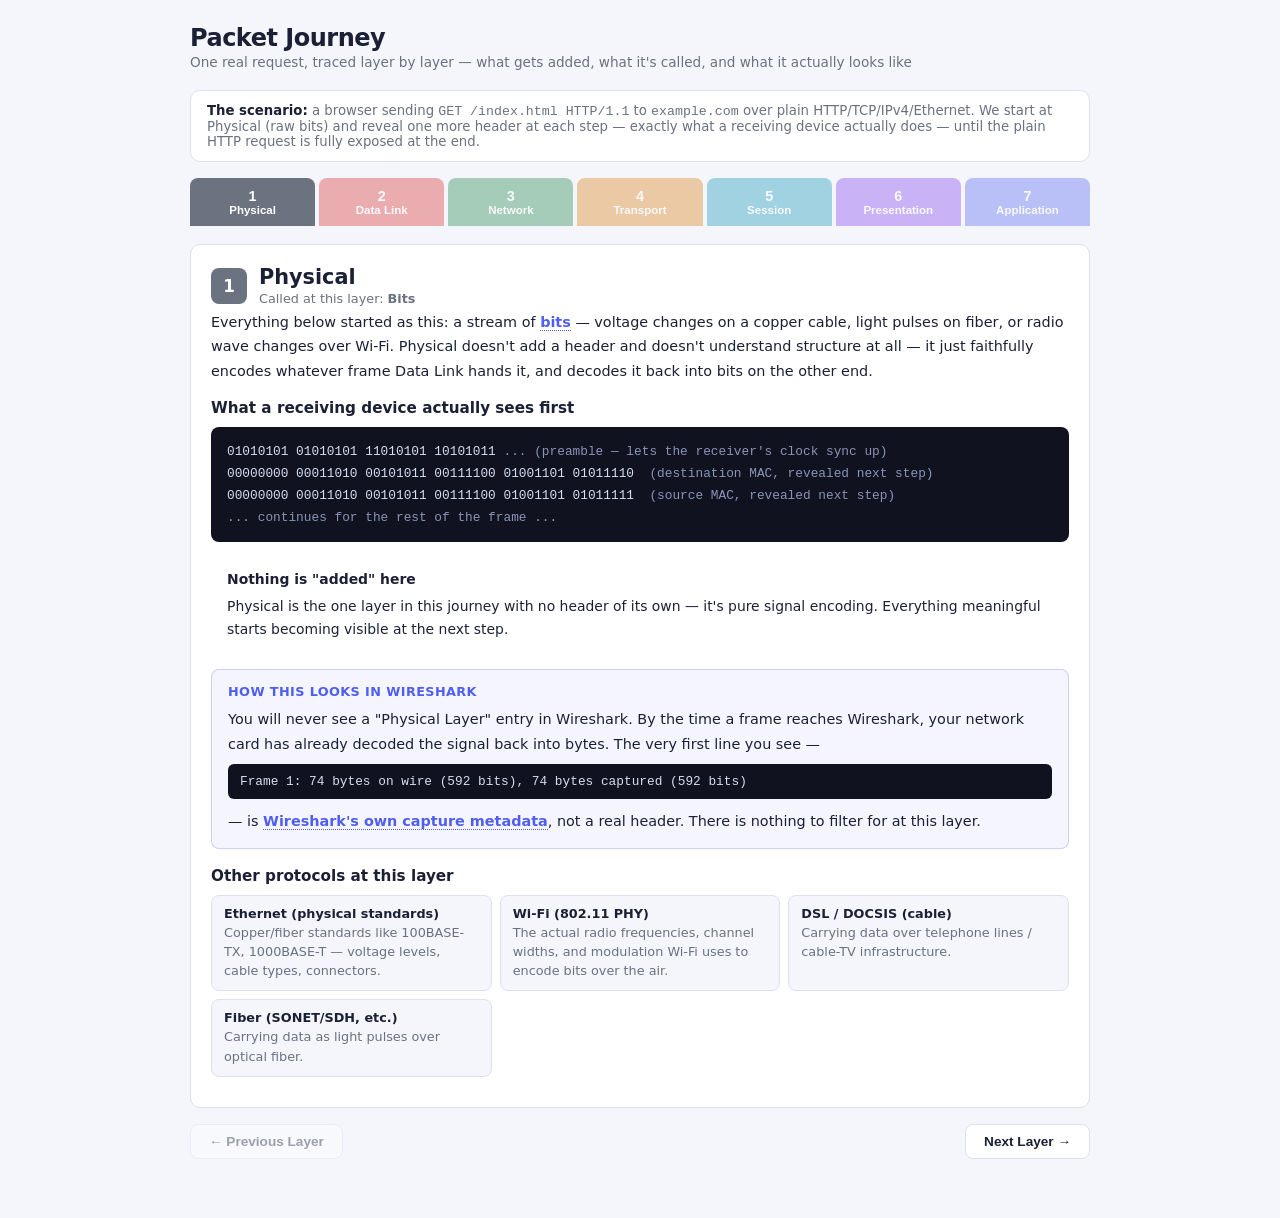
<file: packet-journey/ui/index.html>
<!DOCTYPE html>
<html lang="en">
<head>
<meta charset="UTF-8" />
<meta name="viewport" content="width=device-width, initial-scale=1.0" />
<title>Packet Journey</title>
<style>
  *, *::before, *::after { box-sizing: border-box; margin: 0; padding: 0; }
  :root {
    --bg: #f4f6fb; --surface: #ffffff; --border: #dde1ef;
    --text: #1c2035; --muted: #6b7180; --accent: #4f5ef0;
    --ok-bg: rgba(21,128,61,0.08); --ok-text: #15803d; --ok-border: rgba(21,128,61,0.3);
    --warn-bg: rgba(180,83,9,0.08); --warn-text: #b45309; --warn-border: rgba(180,83,9,0.3);
    /* One identity color per layer, consistent whichever tool shows layers. */
    --l1: #6b7280; --l1-bg: rgba(107,114,128,0.10);
    --l2: #dc2626; --l2-bg: rgba(220,38,38,0.10);
    --l3: #15803d; --l3-bg: rgba(21,128,61,0.10);
    --l4: #d97706; --l4-bg: rgba(217,119,6,0.10);
    --l5: #0891b2; --l5-bg: rgba(8,145,178,0.10);
    --l6: #7c3aed; --l6-bg: rgba(124,58,237,0.10);
    --l7: #4f5ef0; --l7-bg: rgba(79,94,240,0.10);
  }
  body {
    font-family: 'Segoe UI', system-ui, sans-serif;
    background: var(--bg); color: var(--text);
    min-height: 100vh; padding: 24px 20px 60px;
  }
  header { max-width: 900px; margin: 0 auto 20px; }
  header h1 { font-size: 1.5rem; font-weight: 700; letter-spacing: -0.5px; }
  header h1 span { color: var(--accent); }
  header p { color: var(--muted); font-size: 0.85rem; margin-top: 2px; }

  .wrap { max-width: 900px; margin: 0 auto; }

  /* ── Step progress bar ────────────────────────────────────────────────── */
  .steps { display: flex; gap: 4px; margin-bottom: 18px; }
  .step-btn {
    flex: 1; border: none; cursor: pointer; padding: 10px 4px; border-radius: 8px 8px 0 0;
    font-size: 0.72rem; font-weight: 700; text-align: center; color: #fff; opacity: 0.35;
    background: var(--step-color); transition: opacity 0.15s;
  }
  .step-btn:hover { opacity: 0.6; }
  .step-btn.active { opacity: 1; }
  .step-btn .n { display: block; font-size: 0.9rem; }

  .scenario-banner {
    background: var(--surface); border: 1px solid var(--border); border-radius: 10px;
    padding: 12px 16px; margin-bottom: 16px; font-size: 0.83rem; color: var(--muted);
  }
  .scenario-banner strong { color: var(--text); }

  .card { background: var(--surface); border: 1px solid var(--border); border-radius: 10px; padding: 20px; margin-bottom: 16px; }
  .layer-head { display: flex; align-items: center; gap: 12px; margin-bottom: 4px; }
  .layer-head .badge {
    width: 36px; height: 36px; border-radius: 8px; color: #fff; font-weight: 700;
    display: flex; align-items: center; justify-content: center; font-size: 1.05rem; flex-shrink: 0;
    background: var(--layer-color);
  }
  .layer-head h2 { font-size: 1.3rem; font-weight: 700; }
  .pdu-label { font-size: 0.8rem; color: var(--muted); margin-top: 2px; }
  .pdu-label .name { font-weight: 700; color: var(--layer-color); }

  .card h3 { font-size: 0.95rem; font-weight: 700; margin: 18px 0 8px; }
  .card h3:first-of-type { margin-top: 16px; }
  .card p { font-size: 0.9rem; line-height: 1.7; margin-bottom: 8px; }
  .card p:last-child { margin-bottom: 0; }

  .callout { border-radius: 8px; padding: 14px 16px; font-size: 0.87rem; line-height: 1.65; margin: 12px 0; }
  .callout.warn { background: var(--warn-bg); border: 1px solid var(--warn-border); color: var(--warn-text); }
  .callout.ok { background: var(--ok-bg); border: 1px solid var(--ok-border); color: var(--ok-text); }
  .callout strong { display: block; margin-bottom: 4px; }

  .term { border-bottom: 1.5px dotted var(--accent); cursor: pointer; font-weight: 600; color: var(--accent); }
  .info-icon {
    display: inline-flex; align-items: center; justify-content: center;
    width: 15px; height: 15px; border-radius: 50%; vertical-align: middle;
    background: var(--border); color: var(--muted);
    font-size: 0.65rem; font-weight: 700; cursor: pointer; margin-left: 5px; user-select: none;
  }
  .info-icon:hover { background: var(--accent); color: #fff; }
  .info-popover {
    position: fixed; max-width: 320px; background: #10131f; color: #d7dcf0;
    border-radius: 8px; padding: 12px 34px 12px 14px; font-size: 0.78rem;
    line-height: 1.6; box-shadow: 0 8px 24px rgba(0,0,0,0.3); z-index: 1000; display: none;
  }
  .info-popover .t { font-weight: 700; margin-bottom: 5px; color: #fff; font-size: 0.82rem; }
  .info-popover .close { position: absolute; top: 8px; right: 10px; cursor: pointer; color: #8b93b8; font-size: 0.85rem; line-height: 1; }
  .info-popover .close:hover { color: #fff; }

  /* ── Frame/header field diagram ───────────────────────────────────────── */
  .field-diagram { display: flex; flex-wrap: wrap; gap: 2px; margin: 12px 0; font-family: monospace; font-size: 0.72rem; }
  .field-part { padding: 10px 8px; text-align: center; color: #fff; border-radius: 3px; flex: 1; min-width: 80px; }

  .field-table { width: 100%; border-collapse: collapse; font-size: 0.85rem; margin: 10px 0; }
  .field-table th { text-align: left; padding: 7px 10px; border-bottom: 1px solid var(--border); color: var(--muted); font-size: 0.7rem; text-transform: uppercase; letter-spacing: 0.4px; }
  .field-table td { padding: 7px 10px; border-bottom: 1px solid var(--border); vertical-align: top; }
  .field-table td.mono { font-family: monospace; font-weight: 700; }

  .raw-block {
    background: #10131f; color: #d7dcf0; border-radius: 8px; padding: 14px 16px;
    font-family: 'Cascadia Code', 'Fira Code', 'Courier New', monospace; font-size: 0.8rem;
    line-height: 1.7; overflow-x: auto; white-space: pre-wrap; word-break: break-all; margin: 10px 0;
  }
  .raw-block .c { color: #8b93b8; }
  .raw-block .hl { color: #8ea3ff; }

  /* ── Wireshark correlation block ──────────────────────────────────────── */
  .ws-block {
    background: rgba(79,94,240,0.06); border: 1px solid rgba(79,94,240,0.25);
    border-radius: 8px; padding: 14px 16px; margin: 14px 0;
  }
  .ws-block .ws-title { font-size: 0.8rem; font-weight: 700; color: var(--accent); margin-bottom: 8px; text-transform: uppercase; letter-spacing: 0.4px; }
  .ws-block .ws-tree {
    font-family: monospace; font-size: 0.8rem; background: #10131f; color: #d7dcf0;
    border-radius: 6px; padding: 10px 12px; margin-bottom: 10px; overflow-x: auto; white-space: pre;
  }
  .ws-filter { font-family: monospace; background: var(--bg); border: 1px solid var(--border); border-radius: 4px; padding: 2px 6px; font-size: 0.8rem; }

  /* ── Other protocols at this layer (brief list) ───────────────────────── */
  .protocol-mini-grid { display: grid; grid-template-columns: repeat(auto-fill, minmax(220px, 1fr)); gap: 8px; margin: 10px 0; }
  .protocol-mini {
    background: var(--bg); border: 1px solid var(--border); border-radius: 8px; padding: 10px 12px; font-size: 0.8rem;
  }
  .protocol-mini .name { font-weight: 700; margin-bottom: 2px; }
  .protocol-mini .desc { color: var(--muted); line-height: 1.5; }

  .nav-buttons { display: flex; justify-content: space-between; margin-top: 4px; }
  .nav-btn {
    background: var(--surface); border: 1px solid var(--border); border-radius: 8px;
    padding: 9px 18px; font-size: 0.85rem; font-weight: 600; color: var(--text); cursor: pointer;
  }
  .nav-btn:hover { border-color: var(--accent); color: var(--accent); }
  .nav-btn:disabled { opacity: 0.4; cursor: not-allowed; }

  @media (max-width: 700px) {
    .steps { flex-wrap: wrap; }
    .step-btn { flex: 1 1 40%; }
  }
</style>
</head>
<body>

<header>
  <h1>Packet<span> </span>Journey</h1>
  <p>One real request, traced layer by layer — what gets added, what it's called, and what it actually looks like</p>
</header>

<div class="wrap">
  <div class="scenario-banner">
    <strong>The scenario:</strong> a browser sending <code>GET /index.html HTTP/1.1</code> to <code>example.com</code> over
    plain HTTP/TCP/IPv4/Ethernet. We start at Physical (raw bits) and reveal one more header at each step —
    exactly what a receiving device actually does — until the plain HTTP request is fully exposed at the end.
  </div>

  <div class="steps" id="steps-nav"></div>
  <div id="step-content"></div>

  <div class="nav-buttons">
    <button class="nav-btn" id="btn-prev">← Previous Layer</button>
    <button class="nav-btn" id="btn-next">Next Layer →</button>
  </div>
</div>

<div class="info-popover" id="info-popover"></div>

<script>
/* =============================================================================
 * STEP DATA — one entry per OSI layer, Physical (1) through Application (7).
 * Content-only (no calculation needed for this tool), but structured and
 * verified the same way as every other Toolbox tool: a script checked every
 * inline showInfoPopover() reference against TERM_INFO before this shipped.
 * ========================================================================== */

const STEPS = [
  { num: 1, key: 'physical',    name: 'Physical',    pdu: 'Bits',                color: '--l1' },
  { num: 2, key: 'datalink',    name: 'Data Link',   pdu: 'Frame',               color: '--l2' },
  { num: 3, key: 'network',     name: 'Network',     pdu: 'Packet',              color: '--l3' },
  { num: 4, key: 'transport',   name: 'Transport',   pdu: 'Segment',             color: '--l4' },
  { num: 5, key: 'session',     name: 'Session',     pdu: 'Data (no header added here)', color: '--l5' },
  { num: 6, key: 'presentation',name: 'Presentation',pdu: 'Data (no header added here)', color: '--l6' },
  { num: 7, key: 'application', name: 'Application', pdu: 'Data / Message',      color: '--l7' },
];

function escHtml(s) {
  return String(s).replace(/&/g, '&amp;').replace(/</g, '&lt;').replace(/>/g, '&gt;').replace(/"/g, '&quot;');
}

/* =============================================================================
 * CLICK-TO-EXPLAIN GLOSSARY
 * ========================================================================== */

const TERM_INFO = {
  bits: {
    title: 'Bits (Layer 1 PDU)',
    text: "The rawest possible form of the data — a stream of 1s and 0s, physically represented as voltage changes (copper), light pulses (fiber), or radio wave changes (Wi-Fi). Physical doesn't add a header or understand any structure — it just encodes/decodes whatever frame it's handed.",
  },
  frame: {
    title: 'Frame (Layer 2 PDU)',
    text: "Data Link's unit: the Ethernet header and trailer wrapped around whatever the Network layer handed down. A switch reads only this header (source/destination MAC) to decide where to forward it — it never looks inside at the IP packet.",
  },
  macAddress: {
    title: 'MAC Address',
    text: "A hardware address burned into (or assigned to) a network interface — unique on the local network segment. Frames are addressed by MAC, not IP; a device only reads a frame if the destination MAC matches its own (or is a broadcast/multicast it's listening for).",
  },
  etherType: {
    title: 'EtherType',
    text: "A field in the Ethernet header saying what's carried inside — 0x0800 means \"an IPv4 packet is next,\" 0x86DD means IPv6. This is how the receiving device knows which layer-3 protocol to hand the payload to next.",
  },
  fcs: {
    title: 'FCS (Frame Check Sequence)',
    text: "A checksum trailer (not a header — it's added at the very END of the frame) letting the receiver detect if the frame got corrupted in transit. If it doesn't match, the frame is silently dropped — there's no built-in retransmission at this layer; that's left to higher layers like TCP.",
  },
  packet: {
    title: 'Packet (Layer 3 PDU)',
    text: "Network's unit: the IP header wrapped around whatever the Transport layer handed down. A router reads this header (source/destination IP) to decide which direction to forward it — routers don't look at MAC addresses beyond the current hop, and don't look inside at the TCP header at all for basic routing.",
  },
  ttl: {
    title: 'TTL (Time To Live)',
    text: "A countdown field in the IP header, decremented by 1 at every router hop. When it hits 0, the packet is discarded — this exists purely to stop a misrouted packet from circulating the internet forever. (This is a completely different TTL from DNS's cache-lifetime TTL, despite the same name.)",
  },
  ipProtocolField: {
    title: 'IP Protocol Field',
    text: "A number in the IP header stating what's inside — 6 means TCP, 17 means UDP, 1 means ICMP. This is how the receiving device's IP stack knows which transport protocol should receive the payload next.",
  },
  segment: {
    title: 'Segment (Layer 4 PDU, TCP)',
    text: "Transport's unit when using TCP: the TCP header wrapped around the actual application data. (If UDP were used instead, the equivalent unit is usually called a \"datagram.\") This is the first layer in this journey that understands the concept of a numbered, ordered, reliable stream of data.",
  },
  portNumber: {
    title: 'Port Number',
    text: "Identifies WHICH conversation on a device a segment belongs to — a single IP address can have many simultaneous connections, told apart by port numbers. Destination port 80 conventionally means HTTP, but that's a convention the sender chooses to follow, not something TCP itself enforces or guarantees.",
  },
  tcpFlags: {
    title: 'TCP Flags',
    text: "Control bits in the TCP header describing what this segment is doing — SYN starts a connection, ACK acknowledges received data, FIN closes a connection gracefully, PSH tells the receiver to pass the data up to the application immediately rather than buffering it.",
  },
  sessionLayer: {
    title: 'Session Layer (OSI Layer 5)',
    text: "Conceptually responsible for managing an ongoing dialogue between two programs. In this real HTTP-over-TCP stack, there's no dedicated Session header on the wire — that job is absorbed by TCP itself staying connected (a persistent connection) and, at the application level, things like session cookies. This is exactly why TCP/IP's model doesn't bother giving Session its own layer.",
  },
  presentationLayer: {
    title: 'Presentation Layer (OSI Layer 6)',
    text: "Conceptually responsible for data format and encryption. Plain HTTP has no dedicated Presentation header either — but if this were HTTPS, a TLS record would wrap the HTTP data at exactly this point, before it's ever handed to TCP. TLS is real and does real Presentation-layer work; it just isn't a distinct OSI-numbered layer in practice.",
  },
  httpMethod: {
    title: 'HTTP Method',
    text: "The verb at the start of the request line — GET asks for a resource without changing anything (safe, repeatable), POST typically submits data that changes something server-side. The method is the very first thing a server reads to decide how to handle the request.",
  },
  httpHeaders: {
    title: 'HTTP Headers',
    text: "Key: value metadata lines after the request line — Host tells a server which site you want (critical when one server hosts many domains), User-Agent identifies the client software, Accept says which response formats the client can handle, Connection: keep-alive requests that the underlying TCP connection stay open for more requests.",
  },
  wiresharkFrameMeta: {
    title: '"Frame" in Wireshark — not a real protocol layer',
    text: "The very first entry in Wireshark's tree (\"Frame 1: 74 bytes on wire...\") is Wireshark's OWN bookkeeping — capture timestamp, frame length, which interface it arrived on. It's not a header that was actually on the wire, and it's not the Physical layer either — it's metadata Wireshark itself attaches the moment it captures the frame.",
  },
  displayFilter: {
    title: 'Wireshark Display Filter',
    text: "The text box at the top of Wireshark's window where you type an expression (like ip.addr == 93.184.216.34) to show only matching packets out of everything captured. Field names in filters generally match the protocol tree names, lowercased with dots — this is exactly why knowing the exact field names shown here transfers directly into being able to filter for them.",
  },
  followTcpStream: {
    title: 'Follow TCP Stream',
    text: "A right-click option on any TCP packet that reassembles the entire back-and-forth conversation on that connection into one readable view — this is how you'd actually see the full HTTP request and response as plain text, instead of digging through each individual segment by hand.",
  },
};

function showInfoPopover(anchorEl, key) {
  const info = TERM_INFO[key];
  if (!info) return;
  const pop = document.getElementById('info-popover');
  pop.innerHTML = `<span class="close" onclick="hideInfoPopover()">✕</span><div class="t">${escHtml(info.title)}</div><div>${info.text}</div>`;
  pop.style.display = 'block';
  const rect = anchorEl.getBoundingClientRect();
  const popWidth = 320;
  let left = Math.min(rect.left, window.innerWidth - popWidth - 16);
  left = Math.max(left, 8);
  pop.style.left = left + 'px';
  pop.style.top = (rect.bottom + 6) + 'px';
  requestAnimationFrame(() => {
    const popRect = pop.getBoundingClientRect();
    if (popRect.bottom > window.innerHeight) pop.style.top = Math.max(8, rect.top - popRect.height - 6) + 'px';
  });
}
function hideInfoPopover() { document.getElementById('info-popover').style.display = 'none'; }
document.addEventListener('click', (e) => {
  if (!e.target.classList.contains('info-icon') && !e.target.classList.contains('term') && !e.target.closest('#info-popover')) hideInfoPopover();
});
document.addEventListener('keydown', (e) => { if (e.key === 'Escape') hideInfoPopover(); });

/* =============================================================================
 * NAVIGATION
 * ========================================================================== */

let currentStep = 1;

function renderStepsNav() {
  const nav = document.getElementById('steps-nav');
  const rootStyle = getComputedStyle(document.documentElement);
  nav.innerHTML = STEPS.map(s => {
    const color = rootStyle.getPropertyValue(s.color).trim();
    return `<button class="step-btn${s.num === currentStep ? ' active' : ''}" style="--step-color:${color};" onclick="goToStep(${s.num})">
      <span class="n">${s.num}</span>${s.name}
    </button>`;
  }).join('');
}

function goToStep(n) {
  currentStep = n;
  renderStepsNav();
  document.getElementById('step-content').innerHTML = RENDERERS[STEPS[n - 1].key]();
  document.getElementById('btn-prev').disabled = n === 1;
  document.getElementById('btn-next').disabled = n === STEPS.length;
  window.scrollTo({ top: 0, behavior: 'smooth' });
}
document.getElementById('btn-prev').addEventListener('click', () => { if (currentStep > 1) goToStep(currentStep - 1); });
document.getElementById('btn-next').addEventListener('click', () => { if (currentStep < STEPS.length) goToStep(currentStep + 1); });

function layerHeader(step) {
  const color = getComputedStyle(document.documentElement).getPropertyValue(step.color).trim();
  return `
    <div class="layer-head">
      <div class="badge" style="--layer-color:${color};">${step.num}</div>
      <div>
        <h2>${escHtml(step.name)}</h2>
        <div class="pdu-label">Called at this layer: <span class="name" style="--layer-color:${color}; color:${color};">${escHtml(step.pdu)}</span></div>
      </div>
    </div>`;
}

/* =============================================================================
 * RENDERERS — one per layer
 * ========================================================================== */

/* =============================================================================
 * OTHER PROTOCOLS AT EACH LAYER — brief, one line each. Deliberately NOT a
 * deep-dive per protocol (that approach, tried once as "Layer Explorer" for
 * all 19 Application-layer protocols, was scoped back) — just enough for
 * "what else lives at this layer besides the one example in this journey."
 * ========================================================================== */

const PROTOCOLS_BY_LAYER = {
  physical: [
    { name: 'Ethernet (physical standards)', desc: 'Copper/fiber standards like 100BASE-TX, 1000BASE-T — voltage levels, cable types, connectors.' },
    { name: 'Wi-Fi (802.11 PHY)', desc: 'The actual radio frequencies, channel widths, and modulation Wi-Fi uses to encode bits over the air.' },
    { name: 'DSL / DOCSIS (cable)', desc: 'Carrying data over telephone lines / cable-TV infrastructure.' },
    { name: 'Fiber (SONET/SDH, etc.)', desc: 'Carrying data as light pulses over optical fiber.' },
  ],
  datalink: [
    { name: 'Ethernet (802.3)', desc: 'The frame format used in this journey — dominant wired LAN standard.' },
    { name: 'Wi-Fi (802.11 MAC)', desc: "Wi-Fi's own frame format, adapted for a shared wireless medium." },
    { name: 'PPP', desc: 'Point-to-point links (e.g. some DSL setups) — one device each end, no shared-medium addressing needed.' },
    { name: 'ARP', desc: 'Finds the MAC address that owns a given IP on the local network — right at the Layer 2/3 boundary.' },
    { name: '802.1Q (VLAN tagging)', desc: 'Tags a frame with a VLAN ID so one link can carry several broadcast domains — see the VLAN Designer tool.' },
  ],
  network: [
    { name: 'IPv4 / IPv6', desc: 'Addresses and routes packets — the protocol used in this journey (IPv4); IPv6 is the larger-address-space successor.' },
    { name: 'ICMP', desc: 'Diagnostic/error messages — what ping and traceroute are built on.' },
    { name: 'IPsec', desc: 'Encrypts/authenticates IP packets themselves — common in VPNs.' },
    { name: 'Routing protocols (OSPF, BGP, RIP)', desc: 'How routers tell each other which networks they can reach — not used by end devices.' },
  ],
  transport: [
    { name: 'TCP', desc: 'The protocol used in this journey — reliable, ordered, connection-based.' },
    { name: 'UDP', desc: 'No connection setup or delivery guarantee, lower overhead — used for DNS, streaming, gaming.' },
    { name: 'SCTP', desc: 'Less common — mixes TCP-like reliability with UDP-like framing; telecom signaling, some WebRTC data channels.' },
  ],
  session: [
    { name: 'RPC', desc: 'Calling a function on another machine — opens/maintains the session needed to do that.' },
    { name: 'NetBIOS', desc: 'Older Windows session/name-resolution service, mostly superseded now.' },
    { name: 'PPTP', desc: 'An older VPN protocol managing its own tunnel/session on top of a network connection.' },
    { name: "SIP's session setup", desc: 'The part of SIP (an Application-layer protocol) that specifically manages call session state.' },
  ],
  presentation: [
    { name: 'TLS / SSL', desc: "Encryption — the closest real-world stand-in for this layer's job. Used by HTTPS." },
    { name: 'Character encoding (UTF-8)', desc: 'Agreed byte-to-character mapping — mismatches cause garbled "mojibake" text.' },
    { name: 'Compression (gzip)', desc: 'Re-encodes data smaller before sending — most HTTP responses use this automatically.' },
    { name: 'Media formats (JPEG, MPEG)', desc: 'Standardized ways to represent images/video as bytes, independent of the network carrying them.' },
  ],
  application: [
    { name: 'HTTP / HTTPS', desc: 'Fetch/submit web content — the protocol used in this journey.' },
    { name: 'DNS', desc: 'Translates domain names into IP addresses — see the DNS Lookup tool for live queries.' },
    { name: 'SMTP / IMAP / POP3', desc: 'Sending and reading email.' },
    { name: 'FTP / SFTP', desc: 'File transfer — unencrypted and SSH-encrypted respectively.' },
    { name: 'SSH / Telnet', desc: 'Remote command-line access — encrypted and unencrypted respectively.' },
    { name: 'DHCP', desc: "Automatically assigns a device an IP address and network settings on joining a network." },
    { name: 'SNMP', desc: 'Monitors and manages network devices (routers, switches) remotely.' },
  ],
};

function protocolListHtml(layerKey) {
  const list = PROTOCOLS_BY_LAYER[layerKey] || [];
  return `
    <h3>Other protocols at this layer</h3>
    <div class="protocol-mini-grid">
      ${list.map(p => `<div class="protocol-mini"><div class="name">${escHtml(p.name)}</div><div class="desc">${escHtml(p.desc)}</div></div>`).join('')}
    </div>`;
}

const RENDERERS = {
  physical: () => `
    <div class="card">
      ${layerHeader(STEPS[0])}
      <p>Everything below started as this: a stream of <span class="term" onclick="showInfoPopover(this,'bits')">bits</span> —
      voltage changes on a copper cable, light pulses on fiber, or radio wave changes over Wi-Fi. Physical doesn't add a
      header and doesn't understand structure at all — it just faithfully encodes whatever frame Data Link hands it,
      and decodes it back into bits on the other end.</p>

      <h3>What a receiving device actually sees first</h3>
      <div class="raw-block">01010101 01010101 11010101 10101011 <span class="c">... (preamble — lets the receiver's clock sync up)</span>
00000000 00011010 00101011 00111100 01001101 01011110  <span class="c">(destination MAC, revealed next step)</span>
00000000 00011010 00101011 00111100 01001101 01011111  <span class="c">(source MAC, revealed next step)</span>
<span class="c">... continues for the rest of the frame ...</span></div>

      <div class="callout">
        <strong>Nothing is "added" here</strong>
        Physical is the one layer in this journey with no header of its own — it's pure signal encoding.
        Everything meaningful starts becoming visible at the next step.
      </div>

      <div class="ws-block">
        <div class="ws-title">How this looks in Wireshark</div>
        <p>You will never see a "Physical Layer" entry in Wireshark. By the time a frame reaches Wireshark, your
        network card has already decoded the signal back into bytes. The very first line you see —</p>
        <div class="ws-tree">Frame 1: 74 bytes on wire (592 bits), 74 bytes captured (592 bits)</div>
        <p>— is <span class="term" onclick="showInfoPopover(this,'wiresharkFrameMeta')">Wireshark's own capture metadata</span>, not a real header. There is nothing to filter for at this layer.</p>
      </div>

      ${protocolListHtml('physical')}
    </div>`,

  datalink: () => `
    <div class="card">
      ${layerHeader(STEPS[1])}
      <p>Reading those bits in groups reveals the <span class="term" onclick="showInfoPopover(this,'frame')">Ethernet frame</span> —
      the first real header in this journey.</p>

      <div class="field-diagram">
        <div class="field-part" style="background:#dc2626;">Dest MAC<br><span style="opacity:0.75;">6 bytes</span></div>
        <div class="field-part" style="background:#dc2626;">Src MAC<br><span style="opacity:0.75;">6 bytes</span></div>
        <div class="field-part" style="background:#b91c1c;">EtherType<br><span style="opacity:0.75;">2 bytes</span></div>
        <div class="field-part" style="background:#15803d;">Payload (the IP packet)<br><span style="opacity:0.75;">46-1500 bytes</span></div>
        <div class="field-part" style="background:#6b7280;">FCS<br><span style="opacity:0.75;">4 bytes</span></div>
      </div>

      <table class="field-table">
        <tr><th>Field</th><th>Sample value</th><th></th></tr>
        <tr><td>Destination <span class="term" onclick="showInfoPopover(this,'macAddress')">MAC</span></td><td class="mono">aa:bb:cc:11:22:33</td><td>The local router's MAC — the destination is remote, so this frame only needs to reach the gateway</td></tr>
        <tr><td>Source MAC</td><td class="mono">00:1a:2b:3c:4d:5e</td><td>This device's own network card</td></tr>
        <tr><td><span class="term" onclick="showInfoPopover(this,'etherType')">EtherType</span></td><td class="mono">0x0800</td><td>"An IPv4 packet is inside" — this is how the next layer is identified</td></tr>
        <tr><td><span class="term" onclick="showInfoPopover(this,'fcs')">FCS</span> (trailer)</td><td class="mono">0x9f3a2b7c</td><td>Checksum — verified and then discarded, never passed upward</td></tr>
      </table>

      <div class="callout">
        <strong>What this reveals</strong>
        EtherType 0x0800 tells us exactly what's inside the payload — an IPv4 packet. That's the next layer.
      </div>

      <div class="ws-block">
        <div class="ws-title">How this looks in Wireshark</div>
        <div class="ws-tree">Ethernet II, Src: 00:1a:2b:3c:4d:5e, Dst: aa:bb:cc:11:22:33
    Destination: aa:bb:cc:11:22:33
    Source: 00:1a:2b:3c:4d:5e
    Type: IPv4 (0x0800)</div>
        <p>The FCS trailer usually does <strong>not</strong> appear in Wireshark at all — most network cards verify and strip
        it in hardware before the capture driver ever sees the frame. Don't go looking for it; its absence is normal.</p>
        <p>Filter for this traffic: <span class="ws-filter">eth.addr == aa:bb:cc:11:22:33</span> or
        <span class="ws-filter">eth.type == 0x0800</span> — see <span class="term" onclick="showInfoPopover(this,'displayFilter')">display filters</span>.</p>
      </div>

      ${protocolListHtml('datalink')}
    </div>`,

  network: () => `
    <div class="card">
      ${layerHeader(STEPS[2])}
      <p>Stripping the Ethernet header and trailer and reading the payload as IPv4 reveals the
      <span class="term" onclick="showInfoPopover(this,'packet')">packet</span>'s IP header.</p>

      <div class="field-diagram">
        <div class="field-part" style="background:#15803d;">Version / Header Len<br><span style="opacity:0.75;">1 byte</span></div>
        <div class="field-part" style="background:#166534;">TTL<br><span style="opacity:0.75;">1 byte</span></div>
        <div class="field-part" style="background:#166534;">Protocol<br><span style="opacity:0.75;">1 byte</span></div>
        <div class="field-part" style="background:#15803d;">Source IP<br><span style="opacity:0.75;">4 bytes</span></div>
        <div class="field-part" style="background:#15803d;">Destination IP<br><span style="opacity:0.75;">4 bytes</span></div>
        <div class="field-part" style="background:#d97706;">Payload (the TCP segment)</div>
      </div>

      <table class="field-table">
        <tr><th>Field</th><th>Sample value</th><th></th></tr>
        <tr><td>Version</td><td class="mono">4</td><td>IPv4</td></tr>
        <tr><td><span class="term" onclick="showInfoPopover(this,'ttl')">TTL</span></td><td class="mono">64</td><td>Decremented by every router hop; discarded if it reaches 0</td></tr>
        <tr><td><span class="term" onclick="showInfoPopover(this,'ipProtocolField')">Protocol</span></td><td class="mono">6</td><td>"TCP is inside" — the next layer identified again, same idea as EtherType</td></tr>
        <tr><td>Source IP</td><td class="mono">192.168.1.10</td><td>This device</td></tr>
        <tr><td>Destination IP</td><td class="mono">93.184.216.34</td><td>example.com's server</td></tr>
      </table>

      <div class="callout">
        <strong>What this reveals</strong>
        Protocol 6 means TCP is next. Notice this header identifies the actual devices (IP addresses) —
        the Ethernet header only identified the next physical hop (a router), not the true destination.
      </div>

      <div class="ws-block">
        <div class="ws-title">How this looks in Wireshark</div>
        <div class="ws-tree">Internet Protocol Version 4, Src: 192.168.1.10, Dst: 93.184.216.34
    0100 .... = Version: 4
    Time to Live: 64
    Protocol: TCP (6)
    Source Address: 192.168.1.10
    Destination Address: 93.184.216.34</div>
        <p>Notice Wireshark labels our "TTL" as <em>Time to Live</em> in full, and shows Version as a binary breakdown
        (<code>0100 ....</code>) rather than just the plain digit "4" — the field is the same, just displayed bit-by-bit.</p>
        <p>Filter: <span class="ws-filter">ip.addr == 93.184.216.34</span>,
        <span class="ws-filter">ip.ttl == 64</span>, or <span class="ws-filter">ip.proto == 6</span>.</p>
      </div>

      ${protocolListHtml('network')}
    </div>`,

  transport: () => `
    <div class="card">
      ${layerHeader(STEPS[3])}
      <p>Stripping the IP header and reading the payload as TCP reveals the
      <span class="term" onclick="showInfoPopover(this,'segment')">segment</span>'s header.</p>

      <div class="field-diagram">
        <div class="field-part" style="background:#d97706;">Source Port<br><span style="opacity:0.75;">2 bytes</span></div>
        <div class="field-part" style="background:#d97706;">Dest Port<br><span style="opacity:0.75;">2 bytes</span></div>
        <div class="field-part" style="background:#b45309;">Seq / Ack Numbers<br><span style="opacity:0.75;">8 bytes</span></div>
        <div class="field-part" style="background:#b45309;">Flags<br><span style="opacity:0.75;">varies</span></div>
        <div class="field-part" style="background:#4f5ef0;">Payload (the HTTP request)</div>
      </div>

      <table class="field-table">
        <tr><th>Field</th><th>Sample value</th><th></th></tr>
        <tr><td>Source <span class="term" onclick="showInfoPopover(this,'portNumber')">Port</span></td><td class="mono">51342</td><td>A random "ephemeral" port this device picked for this one connection</td></tr>
        <tr><td>Destination Port</td><td class="mono">80</td><td>Conventionally HTTP — a hint the sender chose to follow, not a guarantee enforced by TCP</td></tr>
        <tr><td>Sequence Number</td><td class="mono">1000</td><td>Lets the receiver reassemble segments in the correct order, even if they arrive out of order</td></tr>
        <tr><td><span class="term" onclick="showInfoPopover(this,'tcpFlags')">Flags</span></td><td class="mono">PSH, ACK</td><td>"Here's data, and pass it to the application immediately"</td></tr>
      </table>

      <div class="callout">
        <strong>What this reveals</strong>
        This is the last layer with an actual header in this stack. What's left inside is the pure Application data —
        but first, two conceptual layers that don't add anything here at all.
      </div>

      <div class="ws-block">
        <div class="ws-title">How this looks in Wireshark</div>
        <div class="ws-tree">Transmission Control Protocol, Src Port: 51342, Dst Port: 80, Seq: 1, Ack: 1, Len: 199
    Source Port: 51342
    Destination Port: 80
    Sequence Number: 1    (relative sequence number)
    Flags: 0x018 (PSH, ACK)
        ...1 1... = PSH, ACK set
    Window: 64240</div>
        <p>Wireshark shows <span class="term" onclick="showInfoPopover(this,'tcpFlags')">Flags</span> as a hex value
        that expands into individual bits — each set flag gets its own line when you expand the row, instead of the
        plain "PSH, ACK" text we show above. Same information, more granular display.</p>
        <p>Filter: <span class="ws-filter">tcp.port == 80</span>, <span class="ws-filter">tcp.flags.push == 1</span>.
        Right-click any of these packets → Follow → TCP Stream (<span class="term" onclick="showInfoPopover(this,'followTcpStream')">what's that?</span>)
        to see the whole conversation reassembled as plain text — exactly like the block shown in Application, next.</p>
      </div>

      ${protocolListHtml('transport')}
    </div>`,

  session: () => `
    <div class="card">
      ${layerHeader(STEPS[4])}
      <div class="callout warn">
        <strong>The important distinction</strong>
        There is no Session header on the wire in this stack. <span class="term" onclick="showInfoPopover(this,'sessionLayer')">OSI's Session layer</span>
        is a real job — keeping a dialogue between two programs going — but in real HTTP-over-TCP traffic, that job doesn't
        get its own header. It's absorbed by two things that already exist elsewhere: the TCP connection itself staying
        open (a "persistent connection"), and — visible once we reach Application — the <code>Connection: keep-alive</code>
        header asking for exactly that.
      </div>
      <p>This is exactly why TCP/IP's 4-layer model doesn't bother giving Session its own layer at all — in practice,
      it was never a separate thing on the wire to begin with.</p>

      <div class="ws-block">
        <div class="ws-title">How this looks in Wireshark</div>
        <p>Open Wireshark's protocol tree for any packet and you will never find a "Session" entry — reinforcing the
        same point from a completely different tool: this job doesn't have its own header, so there's nothing for
        Wireshark to parse and display for it.</p>
      </div>

      ${protocolListHtml('session')}
    </div>`,

  presentation: () => `
    <div class="card">
      ${layerHeader(STEPS[5])}
      <div class="callout warn">
        <strong>Also no header here — but it's a real gap, not a fake one</strong>
        <span class="term" onclick="showInfoPopover(this,'presentationLayer')">Presentation</span> is supposed to handle
        format translation and encryption. Plain HTTP genuinely has neither at this point. If this request had been
        HTTPS instead, a TLS record would sit exactly here — encrypting the entire HTTP message before TCP ever sees
        it. TLS is real, working Presentation-layer behavior; it just isn't its own OSI-numbered layer in practice, the
        same way Session isn't.
      </div>
      <p>Two layers in a row with nothing added on the wire is the clearest possible demonstration of why OSI's 7 layers
      and a real packet's actual structure aren't the same thing — OSI describes job categories, not a guaranteed header
      for each one.</p>

      <div class="ws-block">
        <div class="ws-title">How this looks in Wireshark</div>
        <p>No "Presentation" entry here either, for the same reason as Session. But if this had been HTTPS instead of
        plain HTTP, you WOULD see a real entry at exactly this point:</p>
        <div class="ws-tree">Transport Layer Security
    TLSv1.3 Record Layer: Handshake Protocol: Client Hello</div>
        <p>That's the closest real-world match to "Presentation" you'll ever actually see in a capture. Filter for it:
        <span class="ws-filter">tls.handshake.type == 1</span> finds Client Hello messages specifically.</p>
      </div>

      ${protocolListHtml('presentation')}
    </div>`,

  application: () => `
    <div class="card">
      ${layerHeader(STEPS[6])}
      <p>Stripping the TCP header reveals the pure Application-layer data — plain, human-readable text, no further
      wrapping. This is what the entire journey was carrying.</p>

      <div class="raw-block"><span class="hl">GET /index.html HTTP/1.1</span>
Host: example.com
User-Agent: Mozilla/5.0
Accept: text/html
Connection: keep-alive
<span class="c">(blank line, then a body if any — a GET typically has none)</span></div>

      <table class="field-table">
        <tr><th>Part</th><th></th></tr>
        <tr><td><span class="term" onclick="showInfoPopover(this,'httpMethod')">GET /index.html HTTP/1.1</span></td><td>Method, path, and HTTP version — the request line</td></tr>
        <tr><td><span class="term" onclick="showInfoPopover(this,'httpHeaders')">Host / User-Agent / Accept / Connection</span></td><td>Headers — metadata about the request</td></tr>
      </table>

      <div class="callout ok">
        <strong>The whole journey, in reverse</strong>
        This plain text is what existed BEFORE any of the other six layers added anything. Sending it meant: Transport
        wrapped it in a TCP header, Network wrapped that in an IP header, Data Link wrapped that in an Ethernet
        frame, and Physical turned the whole thing into a signal on the wire — the exact reverse of the order we just walked.
      </div>

      <div class="ws-block">
        <div class="ws-title">How this looks in Wireshark</div>
        <div class="ws-tree">Hypertext Transfer Protocol
    GET /index.html HTTP/1.1\r\n
    Host: example.com\r\n
    User-Agent: Mozilla/5.0\r\n
    Accept: text/html\r\n
    Connection: keep-alive\r\n
    \r\n</div>
        <p>Wireshark shows the exact request line and every header as its own expandable row, <code>\r\n</code> line
        endings included — this is the literal payload from the Transport step, just decoded as text instead of hex.</p>
        <p>Filter: <span class="ws-filter">http.request.method == "GET"</span>,
        <span class="ws-filter">http.host == "example.com"</span>.</p>
      </div>

      ${protocolListHtml('application')}
    </div>`,
};

// ── Initial render ────────────────────────────────────────────────────────
goToStep(1);
</script>
</body>
</html>
</file>
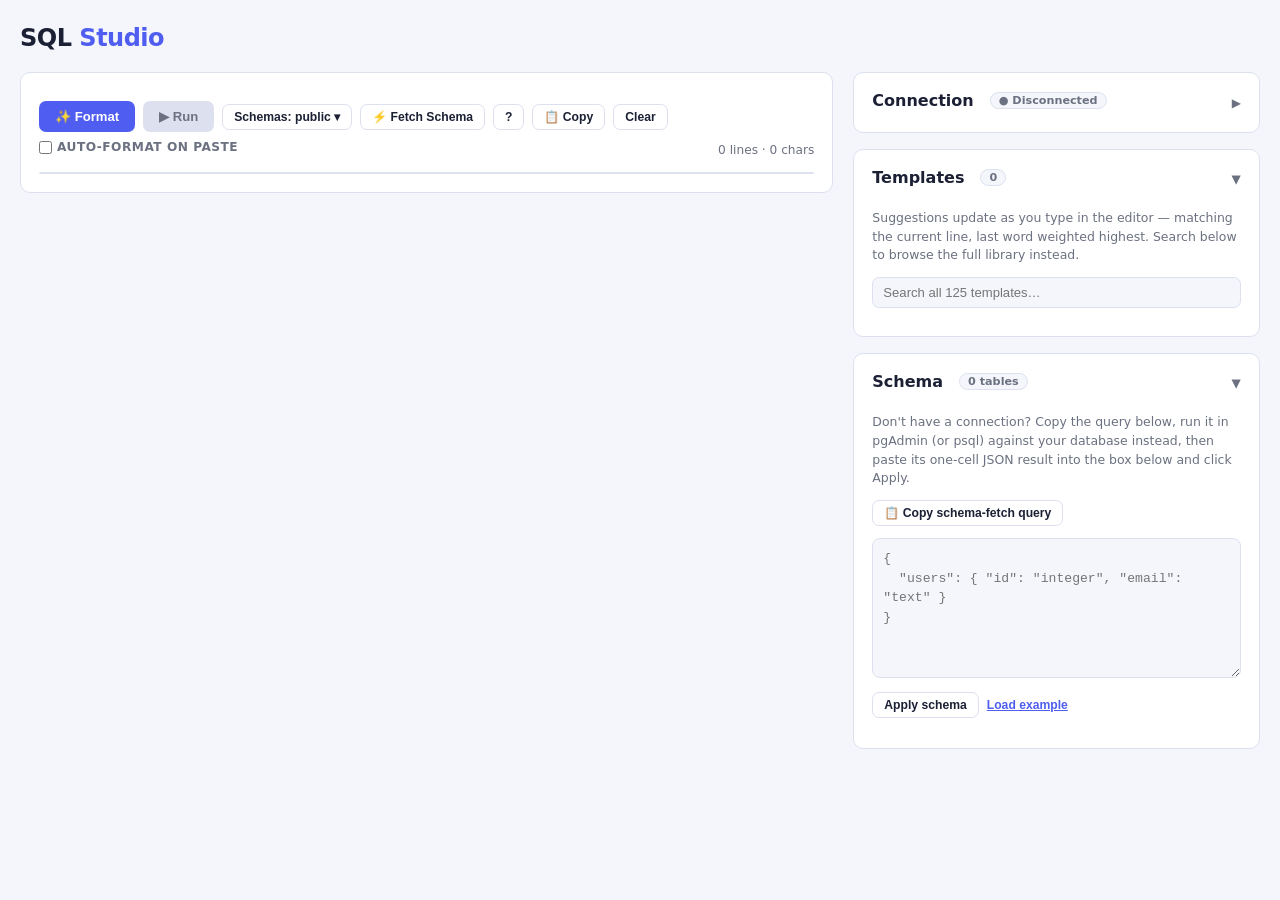
<file: sql-studio/ui/index.html>
<!DOCTYPE html>
<html lang="en">
<head>
<meta charset="UTF-8" />
<meta name="viewport" content="width=device-width, initial-scale=1.0" />
<title>SQL Studio</title>
<style>
  *, *::before, *::after { box-sizing: border-box; margin: 0; padding: 0; }
  :root {
    --bg: #f4f6fb; --surface: #ffffff; --border: #dde1ef;
    --text: #1c2035; --muted: #6b7180; --accent: #4f5ef0;
    --ok-bg: rgba(21,128,61,0.08); --ok-text: #15803d; --ok-border: rgba(21,128,61,0.3);
    --err-bg: rgba(220,38,38,0.08); --err-text: #b91c1c; --err-border: rgba(220,38,38,0.3);
  }
  body {
    font-family: 'Segoe UI', system-ui, sans-serif;
    background: var(--bg); color: var(--text);
    min-height: 100vh; padding: 24px 20px 60px;
  }
  header { max-width: 1280px; margin: 0 auto 20px; }
  header h1 { font-size: 1.5rem; font-weight: 700; letter-spacing: -0.5px; }
  header h1 span { color: var(--accent); }

  .layout { max-width: 1280px; margin: 0 auto; display: grid; grid-template-columns: 2fr 1fr; gap: 20px; align-items: start; }
  @media (max-width: 900px) { .layout { grid-template-columns: 1fr; } }

  .col-right { position: sticky; top: 20px; max-height: calc(100vh - 40px); overflow-y: auto; }

  .card {
    background: var(--surface); border: 1px solid var(--border);
    border-radius: 10px; padding: 18px; margin-bottom: 16px;
  }
  .card h2 { font-size: 1rem; font-weight: 700; margin-bottom: 4px; display: flex; align-items: center; gap: 8px; }
  .card .hint { font-size: 0.78rem; color: var(--muted); margin-bottom: 12px; line-height: 1.5; }
  .card summary h2 { display: inline-flex; }

  details.card { padding: 0; }
  details.card > summary { list-style: none; cursor: pointer; padding: 18px; display: flex; justify-content: space-between; align-items: center; }
  details.card > summary::-webkit-details-marker { display: none; }
  details.card > summary .chev { color: var(--muted); font-size: 0.75rem; transition: transform 0.15s; }
  details.card[open] > summary .chev { transform: rotate(90deg); }
  details.card > .body { padding: 0 18px 18px; }
  details.card > summary .count-badge {
    background: var(--bg); color: var(--muted); border: 1px solid var(--border);
    border-radius: 20px; padding: 1px 8px; font-size: 0.7rem; font-weight: 700; margin-left: 8px;
  }

  label {
    font-size: 0.78rem; font-weight: 600; text-transform: uppercase;
    letter-spacing: 0.5px; color: var(--muted); display: block; margin-bottom: 6px;
  }
  textarea {
    width: 100%; background: var(--bg); color: var(--text);
    border: 1px solid var(--border); border-radius: 8px; padding: 10px;
    font-family: 'Cascadia Code', 'Fira Code', 'Courier New', monospace;
    font-size: 0.82rem; resize: vertical; min-height: 140px; line-height: 1.5;
  }
  textarea:focus { outline: 2px solid var(--accent); outline-offset: 1px; }

  .btn-row { display: flex; gap: 8px; flex-wrap: wrap; margin: 0 0 12px; align-items: center; }
  button.action {
    cursor: pointer; border: none; border-radius: 7px;
    background: var(--accent); color: #fff; font-weight: 600;
    font-size: 0.82rem; padding: 8px 16px;
  }
  button.action:hover { opacity: 0.88; }
  button.action.secondary { background: var(--surface); color: var(--text); border: 1px solid var(--border); }
  button.action.secondary:hover { border-color: var(--accent); color: var(--accent); }
  button.action.small { padding: 5px 11px; font-size: 0.76rem; }

  .stats { font-size: 0.76rem; color: var(--muted); margin-left: auto; }

  .editor-wrap { border: 1px solid var(--border); border-radius: 8px; overflow: hidden; }
  .cm-editor { height: 100%; position: relative; }
  .cm-editor .cm-scroller { font-family: 'Cascadia Code', 'Fira Code', 'Courier New', monospace; font-size: 0.85rem; line-height: 1.55; }
  .cm-editor.cm-focused { outline: 2px solid var(--accent); outline-offset: -1px; }
  .cm-editor .cm-content { min-height: 420px; }
  .cm-editor .cm-scroller { max-height: 65vh; }

  /* Ctrl+F's built-in find/replace panel (from @codemirror/search) — by
     default it's a full-width bar pinned to the bottom of the editor.
     Overridden here to float top-right instead, VS Code-style, so it
     doesn't shove the code down or hide at the bottom out of view. */
  #editor .cm-panel.cm-search {
    position: absolute !important; top: 8px !important; right: 8px !important; left: auto !important;
    width: auto; max-width: 300px; z-index: 20;
    background: var(--surface); color: var(--text);
    border: 1px solid var(--border); border-radius: 8px;
    box-shadow: 0 10px 28px rgba(28,32,53,0.18);
    padding: 8px 26px 8px 10px;
    display: flex; flex-wrap: wrap; align-items: center; gap: 5px;
  }
  #editor .cm-search br { flex-basis: 100%; height: 0; }
  #editor .cm-search .cm-textfield {
    background: var(--bg); color: var(--text); border: 1px solid var(--border);
    border-radius: 5px; padding: 4px 7px; font-size: 0.78rem; width: 140px;
  }
  #editor .cm-search .cm-button {
    cursor: pointer; border: 1px solid var(--border); background: var(--surface);
    color: var(--text); border-radius: 5px; padding: 3px 8px; font-size: 0.72rem;
  }
  #editor .cm-search .cm-button:hover { border-color: var(--accent); color: var(--accent); }
  #editor .cm-search label {
    display: inline-flex; align-items: center; gap: 3px; text-transform: none;
    font-weight: 400; font-size: 0.68rem; color: var(--muted); margin: 0;
  }
  #editor .cm-search label input { width: auto; accent-color: var(--accent); cursor: pointer; }
  #editor .cm-search button[name="close"] {
    position: absolute; top: 5px; right: 7px; border: none; background: none;
    cursor: pointer; color: var(--muted); font-size: 1rem; line-height: 1; padding: 0 2px;
  }
  #editor .cm-search button[name="close"]:hover { color: var(--text); }

  .err-box { font-size: 0.78rem; background: var(--err-bg); color: var(--err-text); border: 1px solid var(--err-border);
    border-radius: 7px; padding: 9px 12px; margin-top: 10px; display: none; line-height: 1.6; white-space: pre-wrap; }
  .err-box.show { display: block; }

  .link-btn { background: none; border: none; color: var(--accent); font-size: 0.76rem; font-weight: 600;
    cursor: pointer; padding: 0; text-decoration: underline; }

  .copied-flash { color: var(--ok-text); font-size: 0.76rem; font-weight: 600; opacity: 0; transition: opacity 0.2s; }
  .copied-flash.show { opacity: 1; }

  /* ---- Templates sidebar panel ---- */
  input[type="search"] {
    width: 100%; background: var(--bg); color: var(--text);
    border: 1px solid var(--border); border-radius: 7px; padding: 7px 10px;
    font-size: 0.82rem; margin-bottom: 10px;
  }
  input[type="search"]:focus { outline: 2px solid var(--accent); outline-offset: 1px; }
  .template-list { display: flex; flex-direction: column; gap: 6px; }
  .template-item { border: 1px solid var(--border); border-radius: 7px; padding: 7px 10px; cursor: pointer; }
  .template-item:hover { border-color: var(--accent); background: var(--bg); }
  .template-name { font-weight: 700; font-size: 0.8rem; }
  .template-cat { font-size: 0.64rem; color: var(--accent); text-transform: uppercase; letter-spacing: 0.4px; font-weight: 700; margin-bottom: 2px; }
  .template-preview {
    font-family: 'Cascadia Code', 'Fira Code', 'Courier New', monospace; font-size: 0.7rem;
    color: var(--muted); white-space: pre-wrap; margin-top: 4px; line-height: 1.4;
    max-height: 2.8em; overflow: hidden;
  }
  .template-empty { color: var(--muted); font-size: 0.78rem; padding: 10px 2px; line-height: 1.5; }

  /* ---- Buffer tabs ---- */
  .buffer-tabs { display: flex; flex-wrap: wrap; gap: 4px; margin-bottom: 10px; align-items: center; }
  .buffer-tab {
    cursor: pointer; border: 1px solid var(--border); background: var(--bg); color: var(--muted);
    border-radius: 7px 7px 0 0; padding: 6px 8px 6px 12px; font-size: 0.78rem; font-weight: 600;
    display: inline-flex; align-items: center; gap: 6px; border-bottom: 2px solid transparent;
  }
  .buffer-tab:hover { color: var(--text); }
  .buffer-tab.active { background: var(--surface); color: var(--text); border-bottom-color: var(--accent); }
  .buffer-tab-close {
    display: inline-flex; align-items: center; justify-content: center; width: 16px; height: 16px;
    border-radius: 4px; font-size: 0.7rem; color: var(--muted);
  }
  .buffer-tab-close:hover { background: var(--border); color: var(--text); }
  .buffer-tab-add {
    cursor: pointer; border: 1px dashed var(--border); background: none; color: var(--muted);
    border-radius: 7px; width: 26px; height: 26px; font-size: 0.9rem; font-weight: 700; line-height: 1;
  }
  .buffer-tab-add:hover { border-color: var(--accent); color: var(--accent); }

  /* ---- Auto-format checkbox ---- */
  .check-inline { display: inline-flex; align-items: center; gap: 5px; font-size: 0.76rem; color: var(--muted); cursor: pointer; user-select: none; }
  .check-inline input { accent-color: var(--accent); cursor: pointer; }

  /* ---- Run button ---- */
  button.action.run { background: var(--ok-text); }
  button.action.run:disabled { background: var(--border); color: var(--muted); cursor: not-allowed; }

  /* ---- Connection panel ---- */
  .conn-row { display: flex; gap: 8px; }
  .conn-field { margin-bottom: 10px; flex: 1; }
  .conn-field input[type="text"], .conn-field input[type="number"], .conn-field input[type="password"] {
    width: 100%; background: var(--bg); color: var(--text);
    border: 1px solid var(--border); border-radius: 7px; padding: 7px 10px; font-size: 0.82rem;
  }
  .conn-field input:focus { outline: 2px solid var(--accent); outline-offset: 1px; }
  .status-badge.connected { background: var(--ok-bg); color: var(--ok-text); border-color: var(--ok-border); }
  .status-badge.disconnected { background: var(--bg); color: var(--muted); border-color: var(--border); }

  /* ---- Schema-filter dropdown (in the main toolbar, next to Fetch Schema) ---- */
  .schema-filter-wrap { position: relative; display: inline-block; }
  .schema-filter-panel {
    display: none; position: absolute; top: 100%; left: 0; margin-top: 4px; z-index: 25;
    background: var(--surface); color: var(--text); border: 1px solid var(--border);
    border-radius: 8px; box-shadow: 0 10px 28px rgba(28,32,53,0.18);
    padding: 8px; min-width: 200px; max-width: 280px;
  }
  .schema-filter-panel.show { display: block; }
  .schema-filter-item {
    display: flex; align-items: center; gap: 6px; font-size: 0.8rem; font-weight: 400;
    text-transform: none; letter-spacing: normal; color: var(--text);
    padding: 5px 6px; border-radius: 5px; cursor: pointer;
  }
  .schema-filter-item:hover { background: var(--bg); }
  .schema-filter-item input { accent-color: var(--accent); cursor: pointer; }
  .schema-filter-all { border-bottom: 1px solid var(--border); margin-bottom: 4px; padding-bottom: 8px; font-weight: 600; }
  .schema-filter-list { max-height: 220px; overflow-y: auto; }
  .schema-filter-list .schema-filter-item.disabled { opacity: 0.5; cursor: not-allowed; pointer-events: none; }
  .schema-filter-empty { font-size: 0.78rem; color: var(--muted); padding: 6px; }

  /* ---- Results / confirm dialogs ---- */
  dialog#resultsDialog, dialog#confirmDialog {
    border: 1px solid var(--border); border-radius: 10px; padding: 0;
    background: var(--surface); color: var(--text);
  }
  dialog::backdrop { background: rgba(15,17,30,0.45); }
  /* width/height apply regardless of open state (harmless), but `display`
     must stay scoped to [open] — an unscoped `display: flex` here has
     higher specificity than the browser's own `dialog:not([open]) {
     display: none }` (an ID selector beats a type+pseudo-class one), which
     force-showed this dialog on every page load instead of only when
     showModal() is called. Real bug, caught by the owner seeing it. */
  dialog#resultsDialog { width: 90vw; max-width: 1100px; height: 70vh; }
  dialog#resultsDialog[open] { display: flex; flex-direction: column; }
  .dialog-header { display: flex; justify-content: space-between; align-items: center; padding: 14px 18px; border-bottom: 1px solid var(--border); gap: 12px; flex-wrap: wrap; }
  .dialog-header h2 { font-size: 1rem; font-weight: 700; }
  .dialog-meta { padding: 8px 18px; font-size: 0.78rem; color: var(--muted); border-bottom: 1px solid var(--border); }
  .dialog-body { padding: 0; overflow: auto; flex: 1; }
  table.results-table { border-collapse: collapse; width: 100%; font-size: 0.8rem; }
  table.results-table th, table.results-table td {
    border: 1px solid var(--border); padding: 6px 10px; text-align: left;
    max-width: 260px; overflow: hidden; text-overflow: ellipsis; white-space: nowrap;
  }
  table.results-table thead th { position: sticky; top: 0; background: var(--bg); z-index: 1; }
  .cell-null { font-style: italic; color: var(--muted); }
  .results-definition {
    font-family: 'Cascadia Code', 'Fira Code', 'Courier New', monospace;
    font-size: 0.82rem; line-height: 1.55; white-space: pre-wrap; word-break: break-word;
    padding: 16px 18px; margin: 0; color: var(--text);
  }

  dialog#confirmDialog { width: 440px; max-width: 90vw; padding: 20px; }
  dialog#confirmDialog h2 { font-size: 1rem; font-weight: 700; margin-bottom: 8px; }
  dialog#confirmDialog pre {
    background: var(--bg); border: 1px solid var(--border); border-radius: 7px;
    padding: 8px 10px; font-size: 0.76rem; margin: 10px 0; white-space: pre-wrap;
    max-height: 8em; overflow: auto; font-family: 'Cascadia Code', 'Fira Code', 'Courier New', monospace;
  }

  /* ---- Show-command help dialog ---- */
  dialog#helpDialog {
    border: 1px solid var(--border); border-radius: 10px; padding: 0;
    background: var(--surface); color: var(--text);
    width: 90vw; max-width: 900px; height: 75vh;
  }
  /* display kept scoped to [open] — see the resultsDialog comment above
     for why an unscoped display rule here would force this dialog to
     show permanently instead of only via showModal(). */
  dialog#helpDialog[open] { display: flex; flex-direction: column; }
  .help-cat { font-size: 0.7rem; font-weight: 700; text-transform: uppercase; letter-spacing: 0.4px;
    color: var(--accent); padding: 12px 18px 4px; }
  .help-cmd { display: flex; align-items: baseline; gap: 10px; padding: 6px 18px; cursor: pointer; }
  .help-cmd:hover { background: var(--bg); }
  .help-cmd code { font-family: 'Cascadia Code', 'Fira Code', 'Courier New', monospace; font-size: 0.78rem;
    color: var(--accent); white-space: nowrap; flex: none; }
  .help-cmd .help-desc { font-size: 0.76rem; color: var(--muted); flex: 1; }
  .help-cmd .help-action-tag {
    font-size: 0.68rem; font-weight: 600; white-space: nowrap; flex: none; margin-left: auto;
    color: var(--muted); opacity: 0.75;
  }

</style>
</head>
<body>

<header>
  <h1>SQL <span>Studio</span></h1>
</header>

<div class="layout">

  <!-- ================= LEFT COLUMN: editor ================= -->
  <div class="col-left">
    <div class="card">
      <div class="buffer-tabs" id="bufferTabs"></div>
      <div class="btn-row">
        <button class="action" id="btnFormat" title="Ctrl+Enter">✨ Format</button>
        <button class="action run" id="btnRun" title="Connect to a database first" disabled>▶ Run</button>
        <div class="schema-filter-wrap">
          <button type="button" class="action secondary small" id="btnSchemaFilter" disabled title="Connect to a database first">Schemas: public ▾</button>
          <div class="schema-filter-panel" id="schemaFilterPanel">
            <label class="schema-filter-item schema-filter-all">
              <input type="checkbox" id="chkAllSchemas" /> All schemas
            </label>
            <div class="schema-filter-list" id="schemaFilterList"></div>
          </div>
        </div>
        <button class="action secondary small" id="btnFetchSchema" disabled title="Connect to a database first">⚡ Fetch Schema</button>
        <button class="action secondary small" id="btnShowHelp" title="Show command reference">?</button>
        <button class="action secondary small" id="btnCopy">📋 Copy</button>
        <button class="action secondary small" id="btnClear">Clear</button>
        <label class="check-inline">
          <input type="checkbox" id="chkAutoFormat" /> Auto-format on paste
        </label>
        <span class="copied-flash" id="copiedFlash">Copied!</span>
        <span class="stats" id="stats">0 lines · 0 chars</span>
      </div>
      <div class="editor-wrap" id="editor"></div>
      <div class="err-box" id="formatErr"></div>
    </div>
  </div>

  <!-- ================= RIGHT COLUMN: connection / templates / schema ================= -->
  <div class="col-right">
    <details class="card" id="detConnection">
      <summary><h2>Connection <span class="count-badge status-badge disconnected" id="connectionStatusBadge">● Disconnected</span></h2><span class="chev">▶</span></summary>
      <div class="body">
        <div id="connectionForm">
          <p class="hint">
            Connects through this tool's own backend to a real Postgres
            database (a pool of up to 3 connections). Host/port/database/
            username are remembered between visits — the password never is;
            re-enter it each time you connect.
          </p>
          <div class="conn-row">
            <div class="conn-field" style="flex: 2;">
              <label>Host</label>
              <input type="text" id="connHost" placeholder="localhost" />
            </div>
            <div class="conn-field" style="flex: 1;">
              <label>Port</label>
              <input type="number" id="connPort" value="5432" />
            </div>
          </div>
          <div class="conn-field">
            <label>Database</label>
            <input type="text" id="connDatabase" />
          </div>
          <div class="conn-field">
            <label>Username</label>
            <input type="text" id="connUsername" />
          </div>
          <div class="conn-field">
            <label>Password</label>
            <input type="password" id="connPassword" />
          </div>
          <div class="btn-row" style="margin-top: 0;">
            <button class="action" id="btnConnect">Connect</button>
          </div>
          <div class="err-box" id="connectErr"></div>
        </div>
        <div id="connectionStatusView" style="display: none;">
          <p class="hint" id="connectionStatusText"></p>
          <div class="btn-row" style="margin-top: 0;">
            <button class="action secondary small" id="btnDisconnect">Disconnect</button>
          </div>
        </div>
      </div>
    </details>

    <details class="card" id="detTemplates" open>
      <summary><h2>Templates <span class="count-badge" id="templateResultCount">0</span></h2><span class="chev">▶</span></summary>
      <div class="body">
        <p class="hint">
          Suggestions update as you type in the editor — matching the
          current line, last word weighted highest. Search below to browse
          the full library instead.
        </p>
        <input type="search" id="templateSearch" placeholder="Search all 125 templates…" />
        <div class="template-list" id="templateList"></div>
      </div>
    </details>

    <details class="card" id="detSchema" open>
      <summary><h2>Schema <span class="count-badge" id="schemaCount">0 tables</span></h2><span class="chev">▶</span></summary>
      <div class="body">
        <p class="hint">
          Don't have a connection? Copy the query below, run it in pgAdmin
          (or psql) against your database instead, then paste its one-cell
          JSON result into the box below and click Apply.
        </p>
        <div class="btn-row" style="margin-top:0;">
          <button type="button" class="action secondary small" id="btnCopySchemaQuery">📋 Copy schema-fetch query</button>
          <span class="copied-flash" id="schemaQueryCopiedFlash">Copied!</span>
        </div>
        <textarea id="schemaInput" placeholder='{&#10;  "users": { "id": "integer", "email": "text" }&#10;}'></textarea>
        <div class="btn-row" style="margin-top:10px;">
          <button class="action secondary small" id="btnApplySchema">Apply schema</button>
          <button type="button" class="link-btn" id="btnLoadExample">Load example</button>
        </div>
        <div class="err-box" id="schemaErr"></div>
      </div>
    </details>
  </div>

</div>

<dialog id="resultsDialog">
  <div class="dialog-header">
    <h2 id="resultsTitle">Results</h2>
    <div class="btn-row" style="margin: 0;">
      <button class="action secondary small" id="btnExportCsv" disabled>⬇ CSV</button>
      <button class="action secondary small" id="btnExportJson" disabled>⬇ JSON</button>
      <button class="action secondary small" id="btnCloseResults">✕ Close</button>
    </div>
  </div>
  <div class="dialog-meta" id="resultsMeta"></div>
  <div class="dialog-body" id="resultsBody"></div>
</dialog>

<dialog id="confirmDialog">
  <h2 id="confirmTitle">Confirm</h2>
  <p class="hint" id="confirmMessage" style="margin-bottom: 0;"></p>
  <pre id="confirmPreview"></pre>
  <div class="btn-row" style="margin-bottom: 0;">
    <button class="action secondary" id="btnConfirmCancel">Cancel</button>
    <button class="action" id="btnConfirmRun" style="background: var(--err-text);">Run Anyway</button>
  </div>
</dialog>

<dialog id="helpDialog">
  <div class="dialog-header">
    <h2>Show command reference</h2>
    <div class="btn-row" style="margin: 0;">
      <button class="action secondary small" id="btnCloseHelp">✕ Close</button>
    </div>
  </div>
  <div class="dialog-meta">Click any command to insert it at the cursor. Connect to a database, then press Run.</div>
  <div class="dialog-body" id="helpBody"></div>
</dialog>

<script type="module">
// Loaded from esm.sh, not jsDelivr's `+esm`: esm.sh resolves each package's
// *internal* dependencies (e.g. codemirror's own `@codemirror/state@^6.0.0`)
// through the same version-range shim URL every importer uses, so they all
// converge on one shared module instance. jsDelivr's `+esm` instead bakes in
// a fully-resolved exact version per package independently — pinning our own
// @codemirror/state import there landed on a *different* patch version than
// the one bundled inside codemirror@6.0.2, which is exactly the setup that
// throws CodeMirror's "Unrecognized extension value" duplicate-instance
// error. Importing `@codemirror/state@^6.0.0` here (matching codemirror's own
// internal range, verified via its published bundle) is what makes this
// resolve to the identical shared file — see sql-studio/CLAUDE.md.
import { EditorView, basicSetup } from "https://esm.sh/codemirror@6.0.2?target=es2022";
import { EditorState, Compartment } from "https://esm.sh/@codemirror/state@^6.0.0?target=es2022";
import { keymap } from "https://esm.sh/@codemirror/view@^6.0.0?target=es2022";
import { sql, PostgreSQL } from "https://esm.sh/@codemirror/lang-sql@6.10.0?target=es2022";
import { search } from "https://esm.sh/@codemirror/search@6.7.2?target=es2022";
import { snippet } from "https://esm.sh/@codemirror/autocomplete@^6.0.0?target=es2022";
import { format as sqlFormat } from "https://esm.sh/sql-formatter@15.9.0?target=es2022";

const $ = (id) => document.getElementById(id);

const QUERY_KEY = "sql_studio_query"; // legacy single-buffer key — read only, for migration into BUFFERS_KEY below
const SCHEMA_KEY = "sql_studio_schema";
const BUFFERS_KEY = "sql_studio_buffers";
const ACTIVE_BUFFER_KEY = "sql_studio_active_buffer";
const AUTOFORMAT_KEY = "sql_studio_autoformat_on_paste";

const EXAMPLE_SCHEMA = {
  users: { id: "integer", email: "text", created_at: "timestamp" },
  orders: { id: "integer", user_id: "integer", total: "numeric", status: "text" },
};

// Run this in pgAdmin/psql against the real database to get a one-cell
// JSON result shaped exactly like what the schema box above expects —
// paste that cell's text in and click Apply. Uses json_object_agg, not
// jsonb_object_agg: jsonb canonicalizes/reorders object keys internally,
// which silently discards the "ORDER BY a.attnum" below (verified against
// a real Postgres — jsonb_object_agg produced columns out of table-
// definition order despite the ORDER BY; json_object_agg preserves it).
//
// `schemas` is either "all" (every non-system schema — same filter as the
// SHOW_COMMANDS SYS_SCHEMA_FILTER below) or an array of specific schema
// names to restrict to. The schema box's format is flat {"table_name":
// {...}} with no schema qualifier (matches @codemirror/lang-sql's
// SQLNamespace shape, and the example/manually-pasted schema format users
// already know) — fine for one schema, but selecting more than one schema
// makes same-named tables across schemas a real possibility (verified
// against a real Postgres with both `public.orders` and `analytics.orders`
// present). Handled with a window-function pass: a table name gets
// qualified as "schema.table" ONLY if it's not unique among the selected
// schemas; everything else stays flat and backward-compatible with a
// single-schema fetch.
function buildSchemaFetchQuery(schemas) {
  const filter = (!schemas || schemas === "all" || schemas.length === 0)
    ? SYS_SCHEMA_FILTER
    : `n.nspname IN (${schemas.map(sqlLiteral).join(", ")})`;
  return `WITH per_table AS (
  SELECT n.nspname AS schema_name, c.relname AS table_name,
    json_object_agg(a.attname, format_type(a.atttypid, a.atttypmod) ORDER BY a.attnum) AS columns
  FROM pg_attribute a
  JOIN pg_class c ON c.oid = a.attrelid
  JOIN pg_namespace n ON n.oid = c.relnamespace
  WHERE ${filter}
    AND c.relkind IN ('r', 'p') AND a.attnum > 0 AND NOT a.attisdropped
  GROUP BY n.nspname, c.relname
),
disambiguated AS (
  SELECT CASE WHEN count(*) OVER (PARTITION BY table_name) > 1
              THEN schema_name || '.' || table_name
              ELSE table_name END AS display_name,
         columns
  FROM per_table
)
SELECT json_object_agg(display_name, columns) FROM disambiguated`;
}

// ---------------------------------------------------------------------
// Schema JSON -> CodeMirror SQL namespace
// ---------------------------------------------------------------------
function buildSchemaNamespace(schemaObj) {
  const ns = {};
  for (const [table, columns] of Object.entries(schemaObj || {})) {
    ns[table] = Object.entries(columns || {}).map(([col, type]) => ({
      label: col,
      type: "property",
      detail: String(type),
    }));
  }
  return ns;
}

const sqlLangCompartment = new Compartment();

function makeSqlExtension(schemaObj) {
  return sql({ dialect: PostgreSQL, schema: buildSchemaNamespace(schemaObj), upperCaseKeywords: true });
}

// ---------------------------------------------------------------------
// localStorage helpers (best-effort — private browsing / blocked storage
// just means state doesn't persist, the tool still works)
// ---------------------------------------------------------------------
function loadStored(key, fallback) {
  try {
    const v = localStorage.getItem(key);
    return v === null ? fallback : v;
  } catch (e) { return fallback; }
}
function saveStored(key, value) {
  try { localStorage.setItem(key, value); } catch (e) { /* ignore */ }
}

// ---------------------------------------------------------------------
// Multi-buffer persistence — several named query buffers (tabs), each its
// own saved text, instead of one flat "the query." Legacy-code work means
// juggling several procedures at once; this replaces the old single
// `sql_studio_query` key with an array under `sql_studio_buffers`.
// ---------------------------------------------------------------------
function newBufferId() {
  return "buf" + Date.now().toString(36) + Math.random().toString(36).slice(2, 6);
}

function loadBuffers() {
  try {
    const raw = localStorage.getItem(BUFFERS_KEY);
    if (raw) {
      const parsed = JSON.parse(raw);
      if (Array.isArray(parsed) && parsed.length) return parsed;
    }
  } catch (e) { /* fall through to migration/fresh-start below */ }
  // First run since this feature shipped: migrate whatever was in the old
  // single-buffer key (if anything) into buffer #1, rather than losing it.
  const legacyQuery = loadStored(QUERY_KEY, "");
  return [{ id: newBufferId(), name: "Query 1", query: legacyQuery }];
}

function saveBuffers() {
  saveStored(BUFFERS_KEY, JSON.stringify(buffers));
}

function currentBuffer() {
  return buffers.find((b) => b.id === activeBufferId) || buffers[0];
}

const buffers = loadBuffers();
let activeBufferId = loadStored(ACTIVE_BUFFER_KEY, buffers[0].id);
if (!buffers.find((b) => b.id === activeBufferId)) activeBufferId = buffers[0].id;

// ---------------------------------------------------------------------
// Editor setup
// ---------------------------------------------------------------------
function updateStats(view) {
  const doc = view.state.doc;
  $("stats").textContent = doc.lines + " lines · " + doc.length + " chars";
}

const initialSchemaText = loadStored(SCHEMA_KEY, "");
let currentSchemaObj = {};
if (initialSchemaText.trim()) {
  try { currentSchemaObj = JSON.parse(initialSchemaText); } catch (e) { currentSchemaObj = {}; }
}

const view = new EditorView({
  state: EditorState.create({
    doc: currentBuffer().query || "",
    extensions: [
      basicSetup,
      sqlLangCompartment.of(makeSqlExtension(currentSchemaObj)),
      // basicSetup already binds Ctrl+F/Ctrl+H etc. (searchKeymap) to the
      // search-panel commands below — this just moves *where* that panel
      // renders (top of the editor instead of the default bottom) and its
      // look is overridden in CSS (#editor .cm-panel.cm-search) to float
      // top-right like VS Code's find widget, rather than a full-width bar.
      search({ top: true }),
      keymap.of([
        { key: "Mod-Enter", run: () => { formatQuery(); return true; } },
        { key: "Mod-Shift-Enter", run: () => { runQuery(); return true; } },
      ]),
      EditorView.domEventHandlers({
        paste: () => {
          // The pasted text isn't in the document yet at paste-event time
          // (CodeMirror inserts it in response to this same event) — defer
          // one tick so formatQuery() sees the doc *after* the paste lands.
          if ($("chkAutoFormat").checked) setTimeout(() => formatQuery(), 0);
          return false; // don't suppress the normal paste
        },
      }),
      EditorView.updateListener.of((update) => {
        if (update.docChanged) {
          currentBuffer().query = update.state.doc.toString();
          saveBuffers();
          updateStats(update.view);
        }
        // Keep the Templates sidebar's live suggestions in sync with
        // wherever the cursor actually is — not just when text changes,
        // since clicking to a different line should re-target it too.
        if (update.docChanged || update.selectionSet) {
          renderTemplateList();
        }
      }),
    ],
  }),
  parent: $("editor"),
});
updateStats(view);

// ---------------------------------------------------------------------
// Buffer tabs UI
// ---------------------------------------------------------------------
function renderBufferTabs() {
  const container = $("bufferTabs");
  container.innerHTML = "";
  buffers.forEach((b) => {
    const tab = document.createElement("button");
    tab.type = "button";
    tab.className = "buffer-tab" + (b.id === activeBufferId ? " active" : "");
    tab.title = "Double-click to rename";
    const nameSpan = document.createElement("span");
    nameSpan.textContent = b.name;
    tab.appendChild(nameSpan);
    if (buffers.length > 1) {
      const close = document.createElement("span");
      close.className = "buffer-tab-close";
      close.textContent = "✕";
      close.title = "Close buffer";
      close.addEventListener("click", (e) => { e.stopPropagation(); closeBuffer(b.id); });
      tab.appendChild(close);
    }
    tab.addEventListener("click", () => switchBuffer(b.id));
    tab.addEventListener("dblclick", () => renameBuffer(b.id));
    container.appendChild(tab);
  });
  const addBtn = document.createElement("button");
  addBtn.type = "button";
  addBtn.className = "buffer-tab-add";
  addBtn.title = "New buffer";
  addBtn.textContent = "+";
  addBtn.addEventListener("click", addBuffer);
  container.appendChild(addBtn);
}

function loadBufferIntoEditor(buf) {
  view.dispatch({ changes: { from: 0, to: view.state.doc.length, insert: buf.query || "" } });
  updateStats(view);
  showFormatError(null);
}

function switchBuffer(id) {
  if (id === activeBufferId) return;
  currentBuffer().query = view.state.doc.toString();
  saveBuffers();
  activeBufferId = id;
  saveStored(ACTIVE_BUFFER_KEY, id);
  loadBufferIntoEditor(currentBuffer());
  renderBufferTabs();
  view.focus();
}

function addBuffer() {
  currentBuffer().query = view.state.doc.toString();
  const name = prompt("Name for the new buffer:", "Query " + (buffers.length + 1)) || ("Query " + (buffers.length + 1));
  const buf = { id: newBufferId(), name: name.trim() || "Query " + (buffers.length + 1), query: "" };
  buffers.push(buf);
  activeBufferId = buf.id;
  saveBuffers();
  saveStored(ACTIVE_BUFFER_KEY, activeBufferId);
  loadBufferIntoEditor(buf);
  renderBufferTabs();
  view.focus();
}

function closeBuffer(id) {
  if (buffers.length <= 1) return; // always keep at least one buffer open
  const idx = buffers.findIndex((b) => b.id === id);
  if (idx === -1) return;
  const wasActive = id === activeBufferId;
  buffers.splice(idx, 1);
  saveBuffers();
  if (wasActive) {
    activeBufferId = buffers[Math.max(0, idx - 1)].id;
    saveStored(ACTIVE_BUFFER_KEY, activeBufferId);
    loadBufferIntoEditor(currentBuffer());
  }
  renderBufferTabs();
}

function renameBuffer(id) {
  const buf = buffers.find((b) => b.id === id);
  if (!buf) return;
  const name = prompt("Rename buffer:", buf.name);
  if (name && name.trim()) {
    buf.name = name.trim();
    saveBuffers();
    renderBufferTabs();
  }
}

renderBufferTabs();

// ---------------------------------------------------------------------
// PL/pgSQL body formatter
//
// sql-formatter treats a whole $$...$$ / $tag$...$tag$ block as one opaque
// string token — by design, since it's a generic SQL statement formatter,
// not a PL/pgSQL parser, so it never reformats a stored procedure/function
// body. That leaves exactly the case this tool exists for (messy legacy
// procedures) completely untouched. The functions below post-process the
// dollar-quoted body sql-formatter left alone: a small line-oriented
// PL/pgSQL pretty-printer that tracks DECLARE/BEGIN/END, IF/ELSIF/ELSE/END
// IF, LOOP/END LOOP (incl. FOR/WHILE headers), CASE/WHEN/END CASE, and
// EXCEPTION/WHEN nesting via a block-frame stack, re-indenting each line
// and running sql-formatter again on any embedded DML statement
// (SELECT/INSERT/UPDATE/DELETE/WITH) it finds inside. See
// sql-studio/CLAUDE.md for the verification trail and known limitations
// (comparison-operator spacing inside conditions isn't touched; a `--`
// comment immediately trailing a statement moves to its own line rather
// than staying inline; a bare `FOR`/`CASE` inside plain SQL — e.g. `SELECT
// ... FOR UPDATE` or an inline `CASE WHEN` expression — can be
// mis-detected as PL/pgSQL control flow).

function tokenizePlpgsqlBody(text) {
  const segments = [];
  let i = 0;
  let buf = "";
  const flushCode = () => { if (buf) { segments.push({ type: "code", text: buf }); buf = ""; } };
  while (i < text.length) {
    const two = text.slice(i, i + 2);
    if (text[i] === "'") {
      flushCode();
      let j = i + 1;
      let str = "'";
      while (j < text.length) {
        if (text[j] === "'" && text[j + 1] === "'") { str += "''"; j += 2; continue; }
        if (text[j] === "'") { str += "'"; j += 1; break; }
        str += text[j]; j += 1;
      }
      segments.push({ type: "string", text: str });
      i = j;
      continue;
    }
    if (two === "--") {
      flushCode();
      let j = i;
      while (j < text.length && text[j] !== "\n") j += 1;
      segments.push({ type: "linecomment", text: text.slice(i, j) });
      i = j;
      continue;
    }
    if (two === "/*") {
      flushCode();
      let j = text.indexOf("*/", i + 2);
      j = j === -1 ? text.length : j + 2;
      segments.push({ type: "blockcomment", text: text.slice(i, j) });
      i = j;
      continue;
    }
    if (text[i] === "$") {
      const m = /^\$([A-Za-z_][A-Za-z0-9_]*)?\$/.exec(text.slice(i));
      if (m) {
        const tag = m[0];
        const end = text.indexOf(tag, i + tag.length);
        if (end !== -1) {
          flushCode();
          segments.push({ type: "string", text: text.slice(i, end + tag.length) });
          i = end + tag.length;
          continue;
        }
      }
    }
    buf += text[i];
    i += 1;
  }
  flushCode();
  return segments;
}

function insertStructuralBreaks(text) {
  let t = text.replace(/[ \t\r\n]+/g, " ");
  t = t.replace(/;/g, ";\n");
  t = t.replace(/\bEND\b/gi, "\nEND");
  t = t.replace(/\bBEGIN\b/gi, "\nBEGIN\n");
  t = t.replace(/\bDECLARE\b/gi, "\nDECLARE\n");
  // Guarded: "RAISE EXCEPTION '...'" is a single statement, not the
  // EXCEPTION block-marker of a BEGIN...EXCEPTION...END handler.
  t = t.replace(/(?<!RAISE )\bEXCEPTION\b/gi, "\nEXCEPTION\n");
  // ELSIF/ELSEIF is followed by a condition + THEN on the same line (THEN's
  // own break-after rule below splits it) — only break before, not after.
  t = t.replace(/\b(ELSIF|ELSEIF)\b/gi, "\n$1");
  // Plain ELSE has no condition following it, so it needs both breaks. When
  // it's "ELSE IF ..." (nested-if style), IF's own break-before rule below
  // adds a second consecutive break — harmless, collapsed by the empty-line
  // filter later.
  t = t.replace(/\bELSE\b/gi, "\nELSE\n");
  t = t.replace(/\bWHEN\b/gi, "\nWHEN");
  t = t.replace(/(?<!END )\bIF\b/gi, "\nIF");
  t = t.replace(/(?<!END )\bCASE\b/gi, "\nCASE");
  t = t.replace(/\bFOR\b/gi, "\nFOR");
  t = t.replace(/\bWHILE\b/gi, "\nWHILE");
  t = t.replace(/\bTHEN\b/gi, "THEN\n");
  t = t.replace(/(?<!END )\bLOOP\b/gi, "LOOP\n");
  t = t.replace(/\b(RETURN|RAISE)\b/gi, "\n$1");
  return t;
}

function topFrame(stack, type) {
  for (let i = stack.length - 1; i >= 0; i--) if (stack[i].type === type) return stack[i];
  return null;
}
function popFrame(stack, type) {
  for (let i = stack.length - 1; i >= 0; i--) if (stack[i].type === type) return stack.splice(i, 1)[0];
  return stack.pop() || null;
}

function maybeFormatStatement(line) {
  if (!/^(SELECT|INSERT|UPDATE|DELETE|WITH)\b/i.test(line)) return line;
  try {
    return sqlFormat(line, { language: "postgresql", tabWidth: 2, keywordCase: "upper" });
  } catch (e) {
    return line; // not real SQL after all (or sql-formatter choked) — leave as-is rather than crash the whole format
  }
}

// Renders one PL/pgSQL body's lines using a block-frame stack: each opener
// (DECLARE/BEGIN/IF/LOOP/CASE) pushes its own indent level ("enterDepth");
// its matching closer (END/END IF/END LOOP/END CASE) pops back to that
// exact recorded depth rather than doing relative +/-1 arithmetic — that
// distinction matters because a branch's body can nest arbitrarily deep
// before its ELSE/ELSIF/END is reached, so only the recorded frame depth is
// safe to dedent back to.
function formatPlpgsqlBody(rawBody, baseIndent) {
  const INDENT = "  ";
  const segments = tokenizePlpgsqlBody(rawBody);

  let flat = "";
  for (const seg of segments) {
    if (seg.type === "code") flat += insertStructuralBreaks(seg.text);
    else { flat += seg.text; if (seg.type === "linecomment") flat += "\n"; }
  }

  const rawLines = flat.split("\n").map((l) => l.trim()).filter((l) => l.length > 0);

  const stack = [];
  let depth = 0;
  const outLines = [];

  for (const line of rawLines) {
    const upper = line.toUpperCase();
    let renderDepth = depth;

    if (/^END\b/.test(upper)) {
      let type = "begin";
      if (/^END\s+IF\b/.test(upper)) type = "if";
      else if (/^END\s+LOOP\b/.test(upper)) type = "loop";
      else if (/^END\s+CASE\b/.test(upper)) type = "case";
      const frame = popFrame(stack, type);
      depth = frame ? frame.enterDepth : Math.max(0, depth - 1);
      renderDepth = depth;
    } else if (/^DECLARE\b/.test(upper)) {
      renderDepth = depth;
      stack.push({ type: "declare", enterDepth: depth });
      depth += 1;
    } else if (/^BEGIN\b/.test(upper)) {
      // A BEGIN right after a DECLARE section closes that section first, so
      // BEGIN renders at DECLARE's own level, not one level deeper.
      if (stack.length && stack[stack.length - 1].type === "declare") {
        const frame = stack.pop();
        depth = frame.enterDepth;
      }
      renderDepth = depth;
      stack.push({ type: "begin", enterDepth: depth });
      depth += 1;
    } else if (/^EXCEPTION\b/.test(upper)) {
      const frame = topFrame(stack, "begin");
      renderDepth = frame ? frame.enterDepth : Math.max(0, depth - 1);
      depth = renderDepth + 1;
    } else if (/^(ELSIF|ELSEIF)\b/.test(upper)) {
      const frame = topFrame(stack, "if");
      renderDepth = frame ? frame.enterDepth : Math.max(0, depth - 1);
      depth = renderDepth + 1;
    } else if (/^ELSE\b/.test(upper)) {
      const frame = topFrame(stack, "if");
      renderDepth = frame ? frame.enterDepth : Math.max(0, depth - 1);
      depth = renderDepth + 1;
    } else if (/^WHEN\b/.test(upper)) {
      const frame = topFrame(stack, "case") || topFrame(stack, "begin");
      renderDepth = frame ? frame.enterDepth : Math.max(0, depth - 1);
      depth = renderDepth + 1;
    } else if (/^IF\b/.test(upper)) {
      renderDepth = depth;
      stack.push({ type: "if", enterDepth: depth });
      depth += 1;
    } else if (/^CASE\b/.test(upper)) {
      renderDepth = depth;
      stack.push({ type: "case", enterDepth: depth });
      depth += 1;
    } else if (/\bLOOP$/.test(upper.replace(/;$/, ""))) {
      // Catches a bare LOOP opener and FOR/WHILE ... LOOP headers alike —
      // LOOP never breaks onto its own line (see insertStructuralBreaks),
      // so it's always the last word of whatever statement opened it.
      renderDepth = depth;
      stack.push({ type: "loop", enterDepth: depth });
      depth += 1;
    } else {
      renderDepth = depth;
    }

    const indentStr = baseIndent + INDENT.repeat(Math.max(0, renderDepth));
    const rendered = maybeFormatStatement(line);
    for (const rl of rendered.split("\n")) outLines.push(indentStr + rl);
  }

  return outLines.join("\n");
}

// Finds each $$...$$ / $tag$...$tag$ pair sql-formatter left untouched in
// its own output and splices in a pretty-printed body. Scanning the
// ALREADY-formatted outer SQL (not the original input) means we don't have
// to guess where sql-formatter placed the block — we just look for it.
function reformatDollarQuotedBodies(formattedSql) {
  const re = /\$([A-Za-z_][A-Za-z0-9_]*)?\$/g;
  let result = "";
  let lastIndex = 0;
  let m;
  const openStack = [];
  while ((m = re.exec(formattedSql)) !== null) {
    const tag = m[0];
    if (openStack.length && openStack[openStack.length - 1].tag === tag) {
      const open = openStack.pop();
      const rawBody = formattedSql.slice(open.index + tag.length, m.index);
      const lineStart = formattedSql.lastIndexOf("\n", open.index) + 1;
      const baseIndent = formattedSql.slice(lineStart, open.index).match(/^\s*/)[0];
      let prettyBody = rawBody;
      // Skip pretty-printing if the body itself contains another
      // dollar-quote tag (e.g. a literal $$ embedded via a differently-
      // tagged outer quote) — too rare a case to be worth the splicing
      // complexity of handling true nested dollar-quotes; left as raw text.
      if (rawBody.trim().length > 0 && !/\$[A-Za-z_]*\$/.test(rawBody)) {
        try {
          prettyBody = formatPlpgsqlBody(rawBody, baseIndent);
        } catch (e) {
          prettyBody = rawBody; // best-effort — never let this crash the whole format
        }
      }
      result += formattedSql.slice(lastIndex, open.index + tag.length);
      result += "\n" + prettyBody + "\n" + baseIndent;
      lastIndex = m.index;
    } else {
      openStack.push({ tag, index: m.index });
    }
  }
  result += formattedSql.slice(lastIndex);
  return result;
}

// ---------------------------------------------------------------------
// Format
// ---------------------------------------------------------------------
function showFormatError(msg) {
  const box = $("formatErr");
  if (!msg) { box.classList.remove("show"); box.textContent = ""; return; }
  box.textContent = "Couldn't format this query: " + msg;
  box.classList.add("show");
}

function formatQuery() {
  const current = view.state.doc.toString();
  let formatted;
  try {
    formatted = sqlFormat(current, {
      language: "postgresql",
      tabWidth: 2,
      keywordCase: "upper",
      linesBetweenQueries: 2,
    });
    formatted = reformatDollarQuotedBodies(formatted);
  } catch (err) {
    showFormatError(err.message);
    return;
  }
  showFormatError(null);
  view.dispatch({ changes: { from: 0, to: view.state.doc.length, insert: formatted } });
}

$("btnFormat").addEventListener("click", formatQuery);

$("btnCopy").addEventListener("click", async () => {
  try {
    await navigator.clipboard.writeText(view.state.doc.toString());
    const flash = $("copiedFlash");
    flash.classList.add("show");
    setTimeout(() => flash.classList.remove("show"), 1400);
  } catch (e) {
    alert("Couldn't access the clipboard — select and copy the query manually.");
  }
});

$("btnClear").addEventListener("click", () => {
  view.dispatch({ changes: { from: 0, to: view.state.doc.length, insert: "" } });
  showFormatError(null);
});

// ---------------------------------------------------------------------
// Schema panel
// ---------------------------------------------------------------------
function updateSchemaCount(schemaObj) {
  const n = Object.keys(schemaObj || {}).length;
  $("schemaCount").textContent = n + (n === 1 ? " table" : " tables");
}

function showSchemaError(msg) {
  const box = $("schemaErr");
  if (!msg) { box.classList.remove("show"); box.textContent = ""; return; }
  box.textContent = msg;
  box.classList.add("show");
}

function applySchema(text) {
  let parsed;
  try {
    parsed = JSON.parse(text);
  } catch (e) {
    showSchemaError("Not valid JSON: " + e.message);
    return;
  }
  if (typeof parsed !== "object" || parsed === null || Array.isArray(parsed)) {
    showSchemaError('Expected an object like {"table_name": {"column_name": "data_type"}}.');
    return;
  }
  showSchemaError(null);
  currentSchemaObj = parsed;
  view.dispatch({ effects: sqlLangCompartment.reconfigure(makeSqlExtension(currentSchemaObj)) });
  updateSchemaCount(currentSchemaObj);
  saveStored(SCHEMA_KEY, text);
}

$("schemaInput").value = initialSchemaText;
updateSchemaCount(currentSchemaObj);

$("btnApplySchema").addEventListener("click", () => applySchema($("schemaInput").value));

$("btnLoadExample").addEventListener("click", () => {
  const text = JSON.stringify(EXAMPLE_SCHEMA, null, 2);
  $("schemaInput").value = text;
  applySchema(text);
});

$("btnCopySchemaQuery").addEventListener("click", async () => {
  try {
    await navigator.clipboard.writeText(buildSchemaFetchQuery(getCurrentSchemaFilter()));
    const flash = $("schemaQueryCopiedFlash");
    flash.classList.add("show");
    setTimeout(() => flash.classList.remove("show"), 1400);
  } catch (e) {
    alert("Couldn't access the clipboard — select and copy the query manually.");
  }
});

// ---------------------------------------------------------------------
// Show commands — psql-style introspection shortcuts ("show tables",
// "show table orders definition", ...) recognized at Run time and
// silently swapped for the real Postgres system-catalog SQL before
// being sent — the editor still shows "show tables", only what's
// actually executed differs. Every mapped query was verified against a
// real Postgres (this tool's own dev database, with real tables, views,
// functions, triggers, indexes, constraints, an enum type) before being
// added here, not written from memory — see sql-studio/CLAUDE.md's
// "Show commands" section for the full verification trail.
//
// Matching is a linear scan over SHOW_COMMANDS (first match wins), which
// is why array ORDER matters: a literal multi-word command like "show
// table sizes" is listed before the generic single-parameter "show table
// <name>" pattern, or "sizes" would be swallowed as if it were a table
// name. Every parameterized pattern is anchored with ^...$ specifically
// so "show table X" (no trailing text) and "show table X definition"
// (trailing " definition") never collide regardless of order — only the
// literal-phrase-vs-generic-pattern case above needs explicit ordering.
//
// Object lookups filter out pg_catalog/information_schema/pg_toast%/
// pg_temp% — "widely used, easy to see" means user objects, not the
// database's own internals. A name match against more than one schema
// (rare) picks one deterministically (ORDER BY schema name, LIMIT 1)
// rather than erroring — same spirit as this tool's other introspection
// helpers, not a promise of perfect schema-qualification support.
// ---------------------------------------------------------------------
function sqlLiteral(s) {
  return "'" + String(s).replace(/'/g, "''") + "'";
}

const SYS_SCHEMA_FILTER =
  "n.nspname NOT IN ('pg_catalog', 'information_schema') " +
  "AND n.nspname NOT LIKE 'pg\\_toast%' AND n.nspname NOT LIKE 'pg\\_temp%'";

const SHOW_COMMANDS = [
  // ---- Literal-phrase commands (no parameter) — MUST come before any
  // generic parameterized pattern they could be mistaken for (see
  // "show table sizes" vs "show table <name>" above). ----
  {
    cat: "Show: Tables", name: "Show Tables", template: "show tables",
    desc: "Every table's columns — schema_name, table_name, column_name, column_datatype.",
    pattern: /^show\s+tables$/i,
    buildSql: () => `SELECT n.nspname AS schema_name, c.relname AS table_name, a.attname AS column_name,
  format_type(a.atttypid, a.atttypmod) AS column_datatype
FROM pg_attribute a
JOIN pg_class c ON c.oid = a.attrelid
JOIN pg_namespace n ON n.oid = c.relnamespace
WHERE c.relkind IN ('r', 'p') AND a.attnum > 0 AND NOT a.attisdropped AND ${SYS_SCHEMA_FILTER}
ORDER BY n.nspname, c.relname, a.attnum`,
  },
  {
    cat: "Show: Tables", name: "Show Table Sizes", template: "show table sizes",
    desc: "Every table's estimated row count and on-disk size, biggest first.",
    pattern: /^show\s+table\s+sizes$/i,
    buildSql: () => `SELECT n.nspname AS schema_name, c.relname AS table_name,
  c.reltuples::bigint AS row_estimate, pg_size_pretty(pg_total_relation_size(c.oid)) AS total_size
FROM pg_class c JOIN pg_namespace n ON n.oid = c.relnamespace
WHERE c.relkind = 'r' AND ${SYS_SCHEMA_FILTER}
ORDER BY pg_total_relation_size(c.oid) DESC`,
  },
  {
    cat: "Show: Schemas", name: "Show Schemas", template: "show schemas",
    desc: "Every schema — owner and how many tables it has.",
    pattern: /^show\s+schemas$/i,
    buildSql: () => `SELECT n.nspname AS schema_name, pg_get_userbyid(n.nspowner) AS owner,
  (SELECT count(*) FROM pg_class c WHERE c.relnamespace = n.oid AND c.relkind = 'r') AS table_count
FROM pg_namespace n
WHERE ${SYS_SCHEMA_FILTER}
ORDER BY n.nspname`,
  },
  {
    cat: "Show: Schemas", name: "Show Current Schema", template: "show current schema",
    desc: "The schema new unqualified objects resolve to, and the full search_path.",
    pattern: /^show\s+current\s+schema$/i,
    buildSql: () => `SELECT current_schema() AS current_schema, current_setting('search_path') AS search_path`,
  },
  {
    cat: "Show: Views", name: "Show Views", template: "show views",
    desc: "Every view — schema, name, column count.",
    pattern: /^show\s+views$/i,
    buildSql: () => `SELECT n.nspname AS schema_name, c.relname AS view_name,
  (SELECT count(*) FROM pg_attribute a WHERE a.attrelid = c.oid AND a.attnum > 0 AND NOT a.attisdropped) AS column_count
FROM pg_class c JOIN pg_namespace n ON n.oid = c.relnamespace
WHERE c.relkind = 'v' AND ${SYS_SCHEMA_FILTER}
ORDER BY n.nspname, c.relname`,
  },
  {
    cat: "Show: Views", name: "Show Materialized Views", template: "show materialized views",
    desc: "Every materialized view — is it populated, how big is it.",
    pattern: /^show\s+materialized\s+views$/i,
    buildSql: () => `SELECT n.nspname AS schema_name, c.relname AS view_name, c.relispopulated AS is_populated,
  pg_size_pretty(pg_total_relation_size(c.oid)) AS size
FROM pg_class c JOIN pg_namespace n ON n.oid = c.relnamespace
WHERE c.relkind = 'm' AND ${SYS_SCHEMA_FILTER}
ORDER BY n.nspname, c.relname`,
  },
  {
    cat: "Show: Indexes & Constraints", name: "Show Indexes", template: "show indexes",
    desc: "Every index in the database — table, index name, definition, unique?",
    pattern: /^show\s+indexes$/i,
    buildSql: () => `SELECT n.nspname AS schema_name, t.relname AS table_name, i.relname AS index_name,
  pg_get_indexdef(ix.indexrelid) AS index_def, ix.indisunique AS is_unique
FROM pg_index ix
JOIN pg_class i ON i.oid = ix.indexrelid
JOIN pg_class t ON t.oid = ix.indrelid
JOIN pg_namespace n ON n.oid = t.relnamespace
WHERE ${SYS_SCHEMA_FILTER}
ORDER BY t.relname, i.relname`,
  },
  {
    cat: "Show: Indexes & Constraints", name: "Show Foreign Keys", template: "show foreign keys",
    desc: "Every foreign-key relationship in the database — table.column -> references_table.references_column.",
    pattern: /^show\s+foreign\s+keys$/i,
    buildSql: () => `SELECT n.nspname AS schema_name, t.relname AS table_name, a.attname AS column_name,
  ft.relname AS references_table, fa.attname AS references_column
FROM pg_constraint c
JOIN pg_class t ON t.oid = c.conrelid
JOIN pg_namespace n ON n.oid = t.relnamespace
JOIN pg_class ft ON ft.oid = c.confrelid
JOIN unnest(c.conkey) WITH ORDINALITY AS ck(attnum, ord) ON true
JOIN unnest(c.confkey) WITH ORDINALITY AS fck(attnum, ord) ON fck.ord = ck.ord
JOIN pg_attribute a ON a.attrelid = t.oid AND a.attnum = ck.attnum
JOIN pg_attribute fa ON fa.attrelid = ft.oid AND fa.attnum = fck.attnum
WHERE c.contype = 'f'
ORDER BY t.relname`,
  },
  {
    cat: "Show: Indexes & Constraints", name: "Show Primary Keys", template: "show primary keys",
    desc: "Every table's primary key column(s).",
    pattern: /^show\s+primary\s+keys$/i,
    buildSql: () => `SELECT n.nspname AS schema_name, t.relname AS table_name,
  string_agg(a.attname, ', ' ORDER BY a.attnum) AS column_names
FROM pg_constraint c
JOIN pg_class t ON t.oid = c.conrelid
JOIN pg_namespace n ON n.oid = t.relnamespace
JOIN unnest(c.conkey) AS colnum ON true
JOIN pg_attribute a ON a.attrelid = t.oid AND a.attnum = colnum
WHERE c.contype = 'p' AND ${SYS_SCHEMA_FILTER}
GROUP BY n.nspname, t.relname
ORDER BY t.relname`,
  },
  {
    cat: "Show: Functions & Procedures", name: "Show Functions", template: "show functions",
    desc: "Every function — schema, name, return type, arguments (includes trigger functions).",
    pattern: /^show\s+functions$/i,
    buildSql: () => `SELECT n.nspname AS schema_name, p.proname AS function_name,
  pg_get_function_result(p.oid) AS return_type, pg_get_function_arguments(p.oid) AS argument_types
FROM pg_proc p JOIN pg_namespace n ON n.oid = p.pronamespace
WHERE p.prokind = 'f' AND ${SYS_SCHEMA_FILTER}
ORDER BY n.nspname, p.proname`,
  },
  {
    cat: "Show: Functions & Procedures", name: "Show Procedures", template: "show procedures",
    desc: "Every stored procedure (CALL-able, not RETURNS-based) — schema, name, arguments.",
    pattern: /^show\s+procedures$/i,
    buildSql: () => `SELECT n.nspname AS schema_name, p.proname AS procedure_name, pg_get_function_arguments(p.oid) AS argument_types
FROM pg_proc p JOIN pg_namespace n ON n.oid = p.pronamespace
WHERE p.prokind = 'p' AND ${SYS_SCHEMA_FILTER}
ORDER BY n.nspname, p.proname`,
  },
  {
    cat: "Show: Triggers", name: "Show Triggers", template: "show triggers",
    desc: "Every trigger — table, name, timing (BEFORE/AFTER), event, function it calls.",
    pattern: /^show\s+triggers$/i,
    buildSql: () => `SELECT t.relname AS table_name, tg.tgname AS trigger_name,
  CASE WHEN tg.tgtype & 2 > 0 THEN 'BEFORE' WHEN tg.tgtype & 64 > 0 THEN 'INSTEAD OF' ELSE 'AFTER' END AS timing,
  CASE WHEN tg.tgtype & 4 > 0 THEN 'INSERT' WHEN tg.tgtype & 8 > 0 THEN 'DELETE' WHEN tg.tgtype & 16 > 0 THEN 'UPDATE' ELSE 'TRUNCATE' END AS event,
  p.proname AS function_name
FROM pg_trigger tg
JOIN pg_class t ON t.oid = tg.tgrelid
JOIN pg_proc p ON p.oid = tg.tgfoid
JOIN pg_namespace n ON n.oid = t.relnamespace
WHERE NOT tg.tgisinternal AND ${SYS_SCHEMA_FILTER}
ORDER BY t.relname, tg.tgname`,
  },
  {
    cat: "Show: Sequences & Types", name: "Show Sequences", template: "show sequences",
    desc: "Every sequence — current value, increment, which table/column owns it.",
    pattern: /^show\s+sequences$/i,
    buildSql: () => `SELECT n.nspname AS schema_name, c.relname AS sequence_name,
  pg_sequence_last_value(c.oid::regclass) AS current_value, s.seqincrement AS increment_by,
  (SELECT rel.relname FROM pg_depend dep JOIN pg_class rel ON rel.oid = dep.refobjid
     WHERE dep.objid = c.oid AND dep.deptype = 'a') AS owned_by_table
FROM pg_sequence s
JOIN pg_class c ON c.oid = s.seqrelid
JOIN pg_namespace n ON n.oid = c.relnamespace
WHERE ${SYS_SCHEMA_FILTER}
ORDER BY n.nspname, c.relname`,
  },
  {
    cat: "Show: Sequences & Types", name: "Show Types", template: "show types",
    desc: "Every custom enum type and its allowed values.",
    pattern: /^show\s+types$/i,
    buildSql: () => `SELECT n.nspname AS schema_name, t.typname AS type_name, 'enum' AS kind,
  string_agg(e.enumlabel, ', ' ORDER BY e.enumsortorder) AS values
FROM pg_type t
JOIN pg_namespace n ON n.oid = t.typnamespace
JOIN pg_enum e ON e.enumtypid = t.oid
GROUP BY n.nspname, t.typname
ORDER BY n.nspname, t.typname`,
  },
  {
    cat: "Show: Roles & Permissions", name: "Show Roles", template: "show roles",
    desc: "Every non-system role — superuser?, can log in?, can create databases?",
    pattern: /^show\s+roles$/i,
    buildSql: () => `SELECT rolname AS role_name, rolsuper AS is_superuser, rolcanlogin AS can_login, rolcreatedb AS can_create_db
FROM pg_roles
WHERE rolname NOT LIKE 'pg\\_%'
ORDER BY rolname`,
  },
  {
    cat: "Show: Size & Diagnostics", name: "Show Database Size", template: "show database size",
    desc: "Total on-disk size of the connected database.",
    pattern: /^show\s+database\s+size$/i,
    buildSql: () => `SELECT pg_size_pretty(pg_database_size(current_database())) AS database_size`,
  },
  {
    cat: "Show: Size & Diagnostics", name: "Show Activity", template: "show activity",
    desc: "Currently running queries on this database — pid, state, duration, query text.",
    pattern: /^show\s+activity$/i,
    buildSql: () => `SELECT pid, state, now() - query_start AS duration, query
FROM pg_stat_activity
WHERE datname = current_database() AND pid != pg_backend_pid()
ORDER BY query_start`,
  },
  {
    cat: "Show: Size & Diagnostics", name: "Show Locks", template: "show locks",
    desc: "Current lock activity — what's held, what's waiting, on which table.",
    pattern: /^show\s+locks$/i,
    buildSql: () => `SELECT l.pid, l.mode, l.granted, c.relname AS table_name, a.query
FROM pg_locks l
LEFT JOIN pg_class c ON c.oid = l.relation
LEFT JOIN pg_stat_activity a ON a.pid = l.pid
WHERE l.pid != pg_backend_pid()
ORDER BY l.pid`,
  },
  {
    cat: "Show: Size & Diagnostics", name: "Show Version", template: "show version",
    desc: "The connected server's Postgres version string.",
    pattern: /^show\s+version$/i,
    buildSql: () => `SELECT version() AS version`,
  },
  {
    cat: "Show: Size & Diagnostics", name: "Show Extensions", template: "show extensions",
    desc: "Every installed Postgres extension and its version.",
    pattern: /^show\s+extensions$/i,
    buildSql: () => `SELECT extname AS extension_name, extversion AS version FROM pg_extension ORDER BY extname`,
  },

  // ---- Parameterized commands (take one identifier). ----
  {
    cat: "Show: Tables", name: "Show Tables In Schema", template: "show tables in schema_name",
    desc: "Same as Show Tables, filtered to one schema.",
    pattern: /^show\s+tables\s+in\s+(\S+)$/i,
    buildSql: (m) => `SELECT n.nspname AS schema_name, c.relname AS table_name, a.attname AS column_name,
  format_type(a.atttypid, a.atttypmod) AS column_datatype
FROM pg_attribute a
JOIN pg_class c ON c.oid = a.attrelid
JOIN pg_namespace n ON n.oid = c.relnamespace
WHERE c.relkind IN ('r', 'p') AND a.attnum > 0 AND NOT a.attisdropped AND n.nspname = ${sqlLiteral(m[1])}
ORDER BY c.relname, a.attnum`,
  },
  {
    cat: "Show: Tables", name: "Show Table Definition", template: "show table table_name definition",
    desc: "Reconstructed CREATE TABLE — columns, defaults, PK/FK/CHECK constraints, and any non-PK indexes.",
    pattern: /^show\s+table\s+(\S+)\s+definition$/i,
    buildSql: (m) => `WITH tbl AS (
  SELECT c.oid, n.nspname, c.relname
  FROM pg_class c JOIN pg_namespace n ON n.oid = c.relnamespace
  WHERE c.relname = ${sqlLiteral(m[1])} AND c.relkind IN ('r', 'p') AND ${SYS_SCHEMA_FILTER}
  ORDER BY n.nspname LIMIT 1
),
cols AS (
  SELECT '  ' || a.attname || ' ' || format_type(a.atttypid, a.atttypmod) ||
    CASE WHEN a.attnotnull THEN ' NOT NULL' ELSE '' END ||
    CASE WHEN d.adbin IS NOT NULL THEN ' DEFAULT ' || pg_get_expr(d.adbin, d.adrelid) ELSE '' END AS line,
    a.attnum AS ord
  FROM tbl
  JOIN pg_attribute a ON a.attrelid = tbl.oid
  LEFT JOIN pg_attrdef d ON d.adrelid = tbl.oid AND d.adnum = a.attnum
  WHERE a.attnum > 0 AND NOT a.attisdropped
),
cons AS (
  SELECT '  CONSTRAINT ' || con.conname || ' ' || pg_get_constraintdef(con.oid) AS line, 1000 AS ord
  FROM pg_constraint con, tbl WHERE con.conrelid = tbl.oid
),
body AS (SELECT line, ord FROM cols UNION ALL SELECT line, ord FROM cons),
table_sql AS (
  SELECT (SELECT 'CREATE TABLE ' || nspname || '.' || relname || ' (' FROM tbl) || E'\\n' ||
    string_agg(line, ',' || E'\\n' ORDER BY ord) || E'\\n);' AS stmt
  FROM body
),
extra_indexes AS (
  SELECT string_agg(pg_get_indexdef(ix.indexrelid) || ';', E'\\n') AS stmt
  FROM pg_index ix, tbl
  WHERE ix.indrelid = tbl.oid AND NOT ix.indisprimary
    AND ix.indexrelid NOT IN (SELECT conindid FROM pg_constraint WHERE conrelid = tbl.oid AND conindid != 0)
)
SELECT table_sql.stmt || COALESCE(E'\\n\\n' || extra_indexes.stmt, '') AS table_definition
FROM table_sql, extra_indexes`,
  },
  {
    cat: "Show: Tables", name: "Show Table Columns", template: "show table table_name",
    desc: "One table's columns — name, type, nullable?, default, position. (\"show columns <name>\" also works.)",
    pattern: /^show\s+(?:table|columns)\s+(\S+)$/i,
    buildSql: (m) => `SELECT a.attname AS column_name, format_type(a.atttypid, a.atttypmod) AS data_type,
  NOT a.attnotnull AS is_nullable, pg_get_expr(d.adbin, d.adrelid) AS default_value, a.attnum AS ordinal_position
FROM pg_attribute a
JOIN pg_class c ON c.oid = a.attrelid
JOIN pg_namespace n ON n.oid = c.relnamespace
LEFT JOIN pg_attrdef d ON d.adrelid = c.oid AND d.adnum = a.attnum
WHERE c.relname = ${sqlLiteral(m[1])} AND a.attnum > 0 AND NOT a.attisdropped AND ${SYS_SCHEMA_FILTER}
ORDER BY a.attnum`,
  },
  {
    cat: "Show: Views", name: "Show View Definition", template: "show view view_name definition",
    desc: "A view's actual SELECT statement.",
    pattern: /^show\s+view\s+(\S+)\s+definition$/i,
    buildSql: (m) => `SELECT pg_get_viewdef(v.oid, true) AS view_definition
FROM pg_class v JOIN pg_namespace n ON n.oid = v.relnamespace
WHERE v.relname = ${sqlLiteral(m[1])} AND v.relkind = 'v' AND ${SYS_SCHEMA_FILTER}
ORDER BY n.nspname LIMIT 1`,
  },
  {
    cat: "Show: Views", name: "Show Materialized View Definition", template: "show materialized view view_name definition",
    desc: "A materialized view's underlying SELECT statement.",
    pattern: /^show\s+materialized\s+view\s+(\S+)\s+definition$/i,
    buildSql: (m) => `SELECT pg_get_viewdef(v.oid, true) AS view_definition
FROM pg_class v JOIN pg_namespace n ON n.oid = v.relnamespace
WHERE v.relname = ${sqlLiteral(m[1])} AND v.relkind = 'm' AND ${SYS_SCHEMA_FILTER}
ORDER BY n.nspname LIMIT 1`,
  },
  {
    cat: "Show: Indexes & Constraints", name: "Show Indexes For Table", template: "show indexes table_name",
    desc: "Same as Show Indexes, filtered to one table.",
    pattern: /^show\s+indexes\s+(\S+)$/i,
    buildSql: (m) => `SELECT i.relname AS index_name, pg_get_indexdef(ix.indexrelid) AS index_def, ix.indisunique AS is_unique
FROM pg_index ix
JOIN pg_class i ON i.oid = ix.indexrelid
JOIN pg_class t ON t.oid = ix.indrelid
WHERE t.relname = ${sqlLiteral(m[1])}
ORDER BY i.relname`,
  },
  {
    cat: "Show: Indexes & Constraints", name: "Show Constraints", template: "show constraints table_name",
    desc: "One table's PK/FK/UNIQUE/CHECK constraints and their definitions.",
    pattern: /^show\s+constraints\s+(\S+)$/i,
    buildSql: (m) => `SELECT conname AS constraint_name,
  CASE contype WHEN 'p' THEN 'PRIMARY KEY' WHEN 'f' THEN 'FOREIGN KEY' WHEN 'u' THEN 'UNIQUE' WHEN 'c' THEN 'CHECK' ELSE contype::text END AS constraint_type,
  pg_get_constraintdef(oid) AS definition
FROM pg_constraint
WHERE conrelid = ${sqlLiteral(m[1])}::regclass
ORDER BY contype`,
  },
  {
    cat: "Show: Functions & Procedures", name: "Show Function Definition", template: "show function function_name definition",
    desc: "A function's full CREATE OR REPLACE FUNCTION source.",
    pattern: /^show\s+function\s+(\S+)\s+definition$/i,
    buildSql: (m) => `SELECT pg_get_functiondef(p.oid) AS function_definition
FROM pg_proc p JOIN pg_namespace n ON n.oid = p.pronamespace
WHERE p.proname = ${sqlLiteral(m[1])} AND p.prokind = 'f' AND ${SYS_SCHEMA_FILTER}
ORDER BY n.nspname LIMIT 1`,
  },
  {
    cat: "Show: Functions & Procedures", name: "Show Procedure Definition", template: "show procedure procedure_name definition",
    desc: "A procedure's full CREATE OR REPLACE PROCEDURE source.",
    pattern: /^show\s+procedure\s+(\S+)\s+definition$/i,
    buildSql: (m) => `SELECT pg_get_functiondef(p.oid) AS procedure_definition
FROM pg_proc p JOIN pg_namespace n ON n.oid = p.pronamespace
WHERE p.proname = ${sqlLiteral(m[1])} AND p.prokind = 'p' AND ${SYS_SCHEMA_FILTER}
ORDER BY n.nspname LIMIT 1`,
  },
  {
    cat: "Show: Triggers", name: "Show Triggers For Table", template: "show triggers table_name",
    desc: "Same as Show Triggers, filtered to one table.",
    pattern: /^show\s+triggers\s+(\S+)$/i,
    buildSql: (m) => `SELECT tg.tgname AS trigger_name,
  CASE WHEN tg.tgtype & 2 > 0 THEN 'BEFORE' WHEN tg.tgtype & 64 > 0 THEN 'INSTEAD OF' ELSE 'AFTER' END AS timing,
  CASE WHEN tg.tgtype & 4 > 0 THEN 'INSERT' WHEN tg.tgtype & 8 > 0 THEN 'DELETE' WHEN tg.tgtype & 16 > 0 THEN 'UPDATE' ELSE 'TRUNCATE' END AS event,
  p.proname AS function_name
FROM pg_trigger tg
JOIN pg_class t ON t.oid = tg.tgrelid
JOIN pg_proc p ON p.oid = tg.tgfoid
WHERE t.relname = ${sqlLiteral(m[1])} AND NOT tg.tgisinternal
ORDER BY tg.tgname`,
  },
  {
    cat: "Show: Triggers", name: "Show Trigger Definition", template: "show trigger trigger_name definition",
    desc: "A trigger's full CREATE TRIGGER statement.",
    pattern: /^show\s+trigger\s+(\S+)\s+definition$/i,
    buildSql: (m) => `SELECT pg_get_triggerdef(tg.oid, true) AS trigger_definition
FROM pg_trigger tg JOIN pg_class t ON t.oid = tg.tgrelid JOIN pg_namespace n ON n.oid = t.relnamespace
WHERE tg.tgname = ${sqlLiteral(m[1])} AND NOT tg.tgisinternal AND ${SYS_SCHEMA_FILTER}
ORDER BY n.nspname LIMIT 1`,
  },
  {
    cat: "Show: Roles & Permissions", name: "Show Grants", template: "show grants table_name",
    desc: "Who has what privileges (SELECT/INSERT/UPDATE/...) on one table.",
    pattern: /^show\s+grants\s+(\S+)$/i,
    buildSql: (m) => `SELECT grantee, privilege_type FROM information_schema.role_table_grants WHERE table_name = ${sqlLiteral(m[1])}`,
  },
];

// The one entry point runQuery() calls. Returns { name, sql } on a match
// (sql is the real query to actually run), or null for ordinary SQL that
// should go through the normal pipeline untouched.
function matchShowCommand(statementText) {
  // Order matters: stripping a trailing ";" (plus whatever trails it)
  // BEFORE trimming/collapsing is what handles "show tables ;" correctly
  // — done the other way around, the space that used to sit before the
  // ";" survives as a trailing space and silently breaks every pattern's
  // end-of-string anchor. Caught by testing this against real messy
  // input, not assumed.
  const normalized = statementText.replace(/;\s*$/, "").trim().replace(/\s+/g, " ");
  for (const cmd of SHOW_COMMANDS) {
    const m = cmd.pattern.exec(normalized);
    if (m) return { name: cmd.name, sql: cmd.buildSql(m) };
  }
  return null;
}

// The "?" cheatsheet — every SHOW_COMMANDS entry, grouped by category,
// click-to-insert. Built once from the same registry Run matches against,
// so this can never drift out of sync with what actually works.
//
// Groups explicitly by category (a Map, not "does this row's cat differ
// from the previous row's") — SHOW_COMMANDS itself is NOT grouped by
// category in array order: it's ordered for RUN-TIME MATCHING precedence
// instead (literal-phrase commands like "show table sizes" listed before
// the generic parameterized "show table <name>" pattern they'd otherwise
// collide with — see matchShowCommand() above). Naively emitting a new
// "Show: Tables" header every time cmd.cat changed from the previous row
// split every category with both literal AND parameterized commands
// (Tables, Views, Functions & Procedures, Triggers, ...) into two
// separate, non-adjacent sections — a real reported bug, not
// hypothetical. This groups fully by category first, so each one prints
// as one contiguous block regardless of where its entries sit in
// SHOW_COMMANDS — while leaving that array's own order untouched, since
// changing it would break the matching precedence it exists for.
(function buildHelpDialog() {
  const body = $("helpBody");
  const byCategory = new Map();
  for (const cmd of SHOW_COMMANDS) {
    if (!byCategory.has(cmd.cat)) byCategory.set(cmd.cat, []);
    byCategory.get(cmd.cat).push(cmd);
  }
  for (const [cat, cmds] of byCategory) {
    const catEl = document.createElement("div");
    catEl.className = "help-cat";
    catEl.textContent = cat;
    body.appendChild(catEl);
    for (const cmd of cmds) {
      // Every parameterized command's pattern is written with exactly one
      // `(\S+)` capture group (see SHOW_COMMANDS above) — a cheap, reliable
      // way to tell "needs a name typed in" apart from "nothing to fill
      // in, just run it" without a separate flag to keep in sync by hand.
      const needsParam = cmd.pattern.source.includes("(\\S+)");
      const row = document.createElement("div");
      row.className = "help-cmd";
      row.innerHTML =
        '<code>' + escHtml(cmd.template) + '</code>' +
        '<span class="help-desc">' + escHtml(cmd.desc) + '</span>' +
        '<span class="help-action-tag">' + (needsParam ? "✎ fill in & run" : "▶ run now") + '</span>';
      row.addEventListener("click", () => {
        $("helpDialog").close();
        // A no-parameter command runs immediately (once connected) — the
        // whole point of this fix: "show materialized views" should show
        // you the list right away, not paste text you then have to run
        // yourself. Still falls back to inserting (so there's SOMETHING
        // useful to do) when disconnected, since there's nothing to run
        // against yet, and always falls back for parameterized commands,
        // since a placeholder still needs a real name typed in first.
        if (!needsParam && isConnected) {
          sendQuery(cmd.buildSql(), false, cmd.name);
        } else {
          insertTemplate(cmd.template);
        }
      });
      body.appendChild(row);
    }
  }
})();

$("btnShowHelp").addEventListener("click", () => $("helpDialog").showModal());
$("btnCloseHelp").addEventListener("click", () => $("helpDialog").close());

// ---------------------------------------------------------------------
// Connection panel + Run — talks to this tool's own backend (server.py /
// db_engine.py / query_guard.py), which is the only part of SQL Studio
// that isn't 100% client-side. See sql-studio/CLAUDE.md for the full
// design (why a single global connection, the 500-row LIMIT-wrap, why
// export reads a cached result instead of re-running SQL).
// ---------------------------------------------------------------------
const CONNECTION_KEY = "sql_studio_connection";
let isConnected = false;

function loadConnectionFields() {
  try {
    const raw = localStorage.getItem(CONNECTION_KEY);
    if (raw) return JSON.parse(raw);
  } catch (e) { /* ignore */ }
  return null;
}
function saveConnectionFields() {
  try {
    localStorage.setItem(CONNECTION_KEY, JSON.stringify({
      host: $("connHost").value,
      port: $("connPort").value,
      database: $("connDatabase").value,
      username: $("connUsername").value,
    }));
  } catch (e) { /* ignore */ }
}
(function prefillConnectionFields() {
  const saved = loadConnectionFields();
  if (!saved) return;
  $("connHost").value = saved.host || "";
  $("connPort").value = saved.port || 5432;
  $("connDatabase").value = saved.database || "";
  $("connUsername").value = saved.username || "";
})();

function showConnectError(msg) {
  const box = $("connectErr");
  if (!msg) { box.classList.remove("show"); box.textContent = ""; return; }
  box.textContent = msg;
  box.classList.add("show");
}

function updateConnectionGatedButtons() {
  const runBtn = $("btnRun");
  runBtn.disabled = !isConnected;
  runBtn.title = isConnected
    ? "Runs the selection if you have one, else the whole query — Ctrl+Shift+Enter"
    : "Connect to a database first";
  const fetchSchemaBtn = $("btnFetchSchema");
  fetchSchemaBtn.disabled = !isConnected;
  fetchSchemaBtn.title = isConnected
    ? "Fetch schema from connected DB — re-run any time to refresh"
    : "Connect to a database first";
  const schemaFilterBtn = $("btnSchemaFilter");
  schemaFilterBtn.disabled = !isConnected;
  schemaFilterBtn.title = isConnected
    ? "Choose which schema(s) Fetch Schema pulls tables from"
    : "Connect to a database first";
}

// Collapsed by default (see the HTML — no `open` attribute), not shown
// expanded on page load. The instant a connection succeeds, it collapses
// to a compact status line so it doesn't permanently occupy sidebar
// space — click it to re-expand. Deliberate UX (see sql-studio/CLAUDE.md).
// `forceOpen` is only passed true from an explicit Disconnect click, so
// the form is right there to reconnect — a silent status check (page
// load) must NOT force the panel open on its own.
function applyConnectionStatus(status, forceOpen) {
  const wasConnected = isConnected;
  isConnected = !!status.connected;
  // A different database (or the same one reconnected) may have an
  // entirely different set of schemas — never show a stale schema list
  // or a stale selection under a new connection. Only reset on an actual
  // transition, not on every redundant status poll while already in
  // whatever state it's already in. resetSchemaFilterState() is defined
  // later in this file (function declarations are hoisted, so it's
  // already callable here regardless of source order).
  if (isConnected !== wasConnected) resetSchemaFilterState();
  const badge = $("connectionStatusBadge");
  const details = $("detConnection");
  if (isConnected) {
    badge.textContent = "● Connected";
    badge.className = "count-badge status-badge connected";
    $("connectionStatusText").textContent =
      `Connected — ${status.username}@${status.host}:${status.port}/${status.database}`;
    $("connectionForm").style.display = "none";
    $("connectionStatusView").style.display = "block";
    details.open = false;
  } else {
    badge.textContent = "● Disconnected";
    badge.className = "count-badge status-badge disconnected";
    $("connectionForm").style.display = "block";
    $("connectionStatusView").style.display = "none";
    if (forceOpen) details.open = true;
  }
  updateConnectionGatedButtons();
}

$("btnConnect").addEventListener("click", async () => {
  const body = {
    host: $("connHost").value.trim(),
    port: parseInt($("connPort").value, 10) || 5432,
    database: $("connDatabase").value.trim(),
    username: $("connUsername").value.trim(),
    password: $("connPassword").value,
  };
  if (!body.host || !body.database || !body.username) {
    showConnectError("Host, database, and username are required.");
    return;
  }
  const btn = $("btnConnect");
  btn.disabled = true;
  btn.textContent = "Connecting…";
  try {
    const res = await fetch("connect", {
      method: "POST",
      headers: { "Content-Type": "application/json" },
      body: JSON.stringify(body),
    });
    const data = await res.json();
    if (!res.ok || data.error) {
      showConnectError(data.error || "Couldn't connect.");
      return;
    }
    showConnectError(null);
    $("connPassword").value = ""; // never persisted, never left sitting in the field either
    saveConnectionFields();
    applyConnectionStatus(data);
  } catch (e) {
    showConnectError("Network error: " + e.message);
  } finally {
    btn.disabled = false;
    btn.textContent = "Connect";
  }
});

$("btnDisconnect").addEventListener("click", async () => {
  try {
    await fetch("disconnect", { method: "POST" });
  } catch (e) { /* best-effort — clear the UI either way */ }
  applyConnectionStatus({ connected: false }, true); // re-expand so the form is right there to reconnect
});

(async function loadInitialStatus() {
  try {
    const res = await fetch("status");
    applyConnectionStatus(await res.json());
  } catch (e) {
    applyConnectionStatus({ connected: false });
  }
})();

// ---- Run: client-side statement split + destructive check ----
// Reuses tokenizePlpgsqlBody (defined above, in the formatter section) so
// a ';' or a keyword inside a string/comment/dollar-quoted body is never
// mistaken for a statement boundary or the leading keyword. This is a
// UX-only fast path (instant confirm dialog, zero round-trip) — the real,
// authoritative check is query_guard.py on the server, which never trusts
// a client-supplied `confirmed: true` without re-deriving this itself.
const DESTRUCTIVE_KEYWORDS = new Set(["DROP", "TRUNCATE", "DELETE", "ALTER"]);

// A chunk that's just a trailing/leading comment with no real SQL in it
// (e.g. the "-- trailing comment" left over after splitting "SELECT 1;
// -- trailing comment" on its ';') isn't a second statement and shouldn't
// count against the one-statement-per-Run limit. Mirrors
// query_guard.py's _is_only_comments_or_whitespace() — keep both in sync.
function isOnlyCommentsOrWhitespace(statement) {
  for (const seg of tokenizePlpgsqlBody(statement)) {
    if (seg.type === "code" && seg.text.trim()) return false;
    if (seg.type === "string") return false;
  }
  return true;
}

function splitTopLevelStatements(text) {
  const segments = tokenizePlpgsqlBody(text);
  const statements = [];
  let current = "";
  for (const seg of segments) {
    if (seg.type === "code") {
      const parts = seg.text.split(";");
      parts.forEach((part, idx) => {
        current += part;
        if (idx < parts.length - 1) { statements.push(current); current = ""; }
      });
    } else {
      current += seg.text;
    }
  }
  if (current) statements.push(current);
  return statements
    .map((s) => s.trim())
    .filter((s) => s.length > 0 && !isOnlyCommentsOrWhitespace(s));
}

function firstStatementKeyword(statement) {
  for (const seg of tokenizePlpgsqlBody(statement)) {
    if (seg.type === "code") {
      const m = /[A-Za-z_][A-Za-z0-9_]*/.exec(seg.text);
      if (m) return m[0].toUpperCase();
    }
  }
  return "";
}

let pendingConfirmAction = null;
function openConfirmDialog(kind, statementPreview, onConfirm) {
  $("confirmTitle").textContent = "Confirm " + kind;
  $("confirmMessage").textContent = `This is a ${kind} statement. Are you sure you want to run it?`;
  $("confirmPreview").textContent = statementPreview.length > 500 ? statementPreview.slice(0, 500) + "…" : statementPreview;
  pendingConfirmAction = onConfirm;
  $("confirmDialog").showModal();
}
$("btnConfirmCancel").addEventListener("click", () => {
  $("confirmDialog").close();
  pendingConfirmAction = null;
});
$("btnConfirmRun").addEventListener("click", () => {
  $("confirmDialog").close();
  const action = pendingConfirmAction;
  pendingConfirmAction = null;
  if (action) action();
});

function setExportEnabled(enabled) {
  $("btnExportCsv").disabled = !enabled;
  $("btnExportJson").disabled = !enabled;
}

function showResultsError(msg) {
  $("resultsTitle").textContent = "Error";
  $("resultsMeta").textContent = "";
  $("resultsBody").innerHTML = '<div class="err-box show" style="margin:14px 18px;">' + escHtml(msg) + '</div>';
  setExportEnabled(false);
  $("resultsDialog").showModal();
}

function renderResults(data, label) {
  if (data.kind === "status") {
    $("resultsTitle").textContent = label || "Result";
    $("resultsMeta").textContent = `${data.message} · ${data.elapsed_ms} ms`;
    $("resultsBody").innerHTML = "";
    setExportEnabled(false);
    $("resultsDialog").showModal();
    return;
  }
  $("resultsTitle").textContent = label || "Results";
  const capNote = data.capped ? ` (capped at ${data.row_count_returned})` : "";
  $("resultsMeta").textContent = `${data.row_count_returned} row(s)${capNote} · ${data.elapsed_ms} ms`;

  // A single-row, single-column, multi-line text result — a "show ...
  // definition" command's DDL/source, or any query that happens to
  // return one big text blob — reads far better as preformatted text
  // than squeezed into a table cell. table.results-table's CSS uses
  // `white-space: nowrap` (needed so ordinary short-value rows don't
  // blow out the layout), which silently collapsed embedded newlines in
  // exactly this case — a real reported bug ("showing like one line"),
  // not hypothetical. Detected by shape (1 row, 1 column, contains a
  // newline), not by command name, so it also helps for an ordinary
  // query that happens to return one long text column.
  const singleCell = (data.rows.length === 1 && data.columns.length === 1) ? data.rows[0][0] : null;
  if (typeof singleCell === "string" && singleCell.includes("\n")) {
    $("resultsBody").innerHTML = "";
    const pre = document.createElement("pre");
    pre.className = "results-definition";
    pre.textContent = singleCell;
    $("resultsBody").appendChild(pre);
    setExportEnabled(true);
    $("resultsDialog").showModal();
    return;
  }

  const table = document.createElement("table");
  table.className = "results-table";
  const thead = document.createElement("thead");
  const headRow = document.createElement("tr");
  data.columns.forEach((c) => {
    const th = document.createElement("th");
    th.textContent = c;
    headRow.appendChild(th);
  });
  thead.appendChild(headRow);
  table.appendChild(thead);

  const tbody = document.createElement("tbody");
  data.rows.forEach((row) => {
    const tr = document.createElement("tr");
    row.forEach((cell) => {
      const td = document.createElement("td");
      if (cell === null) {
        td.innerHTML = '<span class="cell-null">NULL</span>';
      } else {
        const text = typeof cell === "object" ? JSON.stringify(cell) : String(cell);
        td.textContent = text;
        td.title = text;
      }
      tr.appendChild(td);
    });
    tbody.appendChild(tr);
  });
  table.appendChild(tbody);

  $("resultsBody").innerHTML = "";
  $("resultsBody").appendChild(table);
  setExportEnabled(true);
  $("resultsDialog").showModal();
}

$("btnCloseResults").addEventListener("click", () => $("resultsDialog").close());
$("btnExportCsv").addEventListener("click", () => { window.location.href = "export/csv"; });
$("btnExportJson").addEventListener("click", () => { window.location.href = "export/json"; });

function setRunButtonBusy(busy) {
  const btn = $("btnRun");
  btn.textContent = busy ? "Running…" : "▶ Run";
  btn.disabled = busy ? true : !isConnected;
}

async function sendQuery(sqlText, confirmed, resultLabel) {
  setRunButtonBusy(true);
  try {
    const res = await fetch("query", {
      method: "POST",
      headers: { "Content-Type": "application/json" },
      body: JSON.stringify({ sql: sqlText, confirmed }),
    });
    const data = await res.json();
    if (res.status === 409 && data.requires_confirmation) {
      openConfirmDialog(data.kind, sqlText, () => sendQuery(sqlText, true, resultLabel));
      return;
    }
    if (!res.ok) {
      showResultsError(data.error || "Query failed.");
      return;
    }
    renderResults(data, resultLabel);
  } catch (e) {
    showResultsError("Network error: " + e.message);
  } finally {
    setRunButtonBusy(false);
  }
}

function runQuery() {
  if (!isConnected) return;
  // pgAdmin/DataGrip-style "run selection": a non-empty selection runs
  // ONLY the selected text, letting you execute a subquery or a single
  // line out of a larger script without touching the rest of the buffer.
  // No selection (the common case) falls back to the whole document,
  // unchanged from before. Everything downstream (multi-statement check,
  // show-command matching, destructive check) already operates on
  // whatever `sqlText` is, so this one change covers the Run button, the
  // Ctrl+Shift+Enter keymap, and the destructive-confirm preview alike.
  const selection = view.state.selection.main;
  const sqlText = selection.empty
    ? view.state.doc.toString()
    : view.state.sliceDoc(selection.from, selection.to);
  const statements = splitTopLevelStatements(sqlText);
  if (statements.length !== 1) {
    showResultsError(
      `Run works on exactly one statement at a time (found ${statements.length}). ` +
      "Split into separate Run clicks — Format still handles whole scripts/procedures."
    );
    return;
  }
  // Show commands (e.g. "show tables") are matched against the single
  // extracted statement, not the raw buffer — reuses the same
  // multi-statement guard above instead of duplicating it. A match always
  // resolves to a plain read-only SELECT, so it skips the destructive
  // check entirely and goes straight to sendQuery().
  const shown = matchShowCommand(statements[0]);
  if (shown) {
    sendQuery(shown.sql, false, shown.name);
    return;
  }
  const keyword = firstStatementKeyword(statements[0]);
  if (DESTRUCTIVE_KEYWORDS.has(keyword)) {
    openConfirmDialog(keyword, statements[0], () => sendQuery(sqlText, true, null));
  } else {
    sendQuery(sqlText, false, null);
  }
}

$("btnRun").addEventListener("click", runQuery);

// ---------------------------------------------------------------------
// Schema-filter dropdown — which schema(s) "Fetch Schema" / "Copy
// schema-fetch query" pull tables from. Options are populated live from
// the connected database (query_guard-safe plain SELECT, same
// SYS_SCHEMA_FILTER as the SHOW_COMMANDS schema-listing commands), not
// hardcoded — a fresh connection may have entirely different schemas
// than the last one. Cached per-connection (`schemaListLoaded`) so
// re-opening the dropdown doesn't re-query every time; cleared on every
// connect/disconnect transition in applyConnectionStatus() so a new
// database's schema list is never shown stale under an old one's name.
// ---------------------------------------------------------------------
let schemaListLoaded = false;
let availableSchemas = [];
let schemaFilterAll = false;
let selectedSchemas = new Set(); // used when schemaFilterAll is false

function resetSchemaFilterState() {
  schemaListLoaded = false;
  availableSchemas = [];
  schemaFilterAll = false;
  selectedSchemas = new Set();
  $("chkAllSchemas").checked = false; // renderSchemaFilterList() rebuilds #schemaFilterList itself on next open, but this checkbox is a separate static element and needs its own reset
  $("schemaFilterPanel").classList.remove("show");
  updateSchemaFilterButtonLabel();
}

function updateSchemaFilterButtonLabel() {
  const btn = $("btnSchemaFilter");
  if (schemaFilterAll) {
    btn.textContent = "Schemas: All ▾";
  } else if (selectedSchemas.size === 0) {
    btn.textContent = "Schemas: none ▾";
  } else if (selectedSchemas.size === 1) {
    btn.textContent = "Schemas: " + [...selectedSchemas][0] + " ▾";
  } else {
    btn.textContent = "Schemas: " + selectedSchemas.size + " selected ▾";
  }
}

// Returns what buildSchemaFetchQuery() expects: "all" or an array of names.
function getCurrentSchemaFilter() {
  return schemaFilterAll ? "all" : [...selectedSchemas];
}

function renderSchemaFilterList() {
  const list = $("schemaFilterList");
  list.innerHTML = "";
  if (!availableSchemas.length) {
    list.innerHTML = '<div class="schema-filter-empty">No schemas found.</div>';
    return;
  }
  for (const name of availableSchemas) {
    const label = document.createElement("label");
    label.className = "schema-filter-item" + (schemaFilterAll ? " disabled" : "");
    const cb = document.createElement("input");
    cb.type = "checkbox";
    cb.checked = selectedSchemas.has(name);
    cb.addEventListener("change", () => {
      if (cb.checked) selectedSchemas.add(name); else selectedSchemas.delete(name);
      updateSchemaFilterButtonLabel();
    });
    label.appendChild(cb);
    label.appendChild(document.createTextNode(name));
    list.appendChild(label);
  }
}

$("chkAllSchemas").addEventListener("change", (e) => {
  schemaFilterAll = e.target.checked;
  renderSchemaFilterList(); // re-render so individual items grey out/back in
  updateSchemaFilterButtonLabel();
});

async function ensureSchemaListLoaded() {
  if (schemaListLoaded) return;
  try {
    const res = await fetch("query", {
      method: "POST",
      headers: { "Content-Type": "application/json" },
      body: JSON.stringify({ sql: `SELECT n.nspname AS schema_name FROM pg_namespace n WHERE ${SYS_SCHEMA_FILTER} ORDER BY n.nspname` }),
    });
    const data = await res.json();
    if (res.ok && data.kind === "rows") {
      availableSchemas = data.rows.map((r) => r[0]);
      // Default selection: 'public' if it exists (matches this tool's
      // original public-only behavior, so existing users aren't
      // surprised), else just leave nothing pre-checked — better than
      // guessing at an unfamiliar database's "main" schema.
      selectedSchemas = new Set(availableSchemas.includes("public") ? ["public"] : []);
      schemaListLoaded = true;
    }
  } catch (e) {
    // best-effort — the panel will just show "No schemas found" and the
    // user can still fall back to "All schemas"
  }
  renderSchemaFilterList();
  updateSchemaFilterButtonLabel();
}

$("btnSchemaFilter").addEventListener("click", async (e) => {
  e.stopPropagation();
  if (!isConnected) return;
  const panel = $("schemaFilterPanel");
  const opening = !panel.classList.contains("show");
  if (opening) {
    await ensureSchemaListLoaded();
    panel.classList.add("show");
  } else {
    panel.classList.remove("show");
  }
});
document.addEventListener("click", (e) => {
  const wrap = $("btnSchemaFilter").closest(".schema-filter-wrap");
  if (!wrap.contains(e.target)) $("schemaFilterPanel").classList.remove("show");
});

// Runs buildSchemaFetchQuery() directly against the connected database
// and loads the result straight into the schema box — the live-connection
// replacement for "copy the query, run it in pgAdmin, paste the result
// back." Re-runnable any time (after connecting to a different database,
// switching the schema-filter selection, or after altering tables) to
// refresh the schema. Goes through the same /query endpoint as Run, but
// silently — no results dialog, no destructive-confirm dance (it's a
// plain SELECT, query_guard.py's own classification confirms that), just
// a fetch straight into applySchema().
$("btnFetchSchema").addEventListener("click", async () => {
  if (!isConnected) return;
  if (!schemaFilterAll && selectedSchemas.size === 0) {
    showSchemaError("Select at least one schema (or check \"All schemas\") first.");
    return;
  }
  const btn = $("btnFetchSchema");
  const originalText = btn.textContent;
  btn.disabled = true;
  btn.textContent = "Fetching…";
  showSchemaError(null);
  try {
    const res = await fetch("query", {
      method: "POST",
      headers: { "Content-Type": "application/json" },
      body: JSON.stringify({ sql: buildSchemaFetchQuery(getCurrentSchemaFilter()) }),
    });
    const data = await res.json();
    if (!res.ok) {
      showSchemaError(data.error || "Couldn't fetch the schema.");
      return;
    }
    const cell = data.rows && data.rows[0] ? data.rows[0][0] : null;
    if (!cell) {
      showSchemaError("No tables found in the selected schema(s).");
      return;
    }
    // cell is already a parsed object — psycopg decodes json/jsonb columns
    // automatically, and that decoded value round-trips through this
    // response's own JSON encoding, so no JSON.parse needed here. Re-stringify
    // it (pretty-printed) so it displays in the textarea the same way a
    // manually-pasted schema would.
    const text = JSON.stringify(cell, null, 2);
    $("schemaInput").value = text;
    applySchema(text);
  } catch (e) {
    showSchemaError("Network error: " + e.message);
  } finally {
    btn.textContent = originalText;
    btn.disabled = !isConnected;
  }
});

function escHtml(s) {
  return String(s).replace(/&/g, "&amp;").replace(/</g, "&lt;").replace(/>/g, "&gt;");
}

const TEMPLATES = [
  // ---- Tables & Schema ----
  { cat: "Tables & Schema", name: "Create Table", sql: `CREATE TABLE table_name (\n  id bigserial PRIMARY KEY,\n  name text NOT NULL,\n  created_at timestamptz NOT NULL DEFAULT now()\n);` },
  { cat: "Tables & Schema", name: "Create Table With Foreign Key", sql: `CREATE TABLE order_items (\n  id bigserial PRIMARY KEY,\n  order_id bigint NOT NULL REFERENCES orders (id) ON DELETE CASCADE,\n  product_id bigint NOT NULL REFERENCES products (id),\n  quantity integer NOT NULL DEFAULT 1\n);` },
  { cat: "Tables & Schema", name: "Alter Table Add Column", sql: `ALTER TABLE table_name\n  ADD COLUMN column_name text;` },
  { cat: "Tables & Schema", name: "Alter Table Drop Column", sql: `ALTER TABLE table_name\n  DROP COLUMN column_name;` },
  { cat: "Tables & Schema", name: "Alter Table Rename Column", sql: `ALTER TABLE table_name\n  RENAME COLUMN old_name TO new_name;` },
  { cat: "Tables & Schema", name: "Alter Table Rename Table", sql: `ALTER TABLE old_table_name RENAME TO new_table_name;` },
  { cat: "Tables & Schema", name: "Alter Table Set Column Type", sql: `ALTER TABLE table_name\n  ALTER COLUMN column_name TYPE numeric(10, 2) USING column_name::numeric;` },
  { cat: "Tables & Schema", name: "Alter Table Set Default", sql: `ALTER TABLE table_name\n  ALTER COLUMN column_name SET DEFAULT 0;` },
  { cat: "Tables & Schema", name: "Alter Table Set Not Null", sql: `ALTER TABLE table_name\n  ALTER COLUMN column_name SET NOT NULL;` },
  { cat: "Tables & Schema", name: "Drop Table", sql: `DROP TABLE IF EXISTS table_name;` },
  { cat: "Tables & Schema", name: "Create Schema", sql: `CREATE SCHEMA IF NOT EXISTS schema_name;` },
  { cat: "Tables & Schema", name: "Create Enum Type", sql: `CREATE TYPE status_type AS ENUM ('pending', 'active', 'archived');` },
  { cat: "Tables & Schema", name: "Create Composite Type", sql: `CREATE TYPE address_type AS (\n  street text,\n  city text,\n  postal_code text\n);` },

  // ---- Constraints & Indexes ----
  { cat: "Constraints & Indexes", name: "Create Index", sql: `CREATE INDEX idx_table_name_column ON table_name (column_name);` },
  { cat: "Constraints & Indexes", name: "Create Unique Index", sql: `CREATE UNIQUE INDEX idx_table_name_column_unique ON table_name (column_name);` },
  { cat: "Constraints & Indexes", name: "Create Partial Index", sql: `CREATE INDEX idx_table_name_active ON table_name (column_name)\n  WHERE is_active = true;` },
  { cat: "Constraints & Indexes", name: "Create Composite Index", sql: `CREATE INDEX idx_table_name_col1_col2 ON table_name (column_1, column_2);` },
  { cat: "Constraints & Indexes", name: "Drop Index", sql: `DROP INDEX IF EXISTS idx_table_name_column;` },
  { cat: "Constraints & Indexes", name: "Add Primary Key Constraint", sql: `ALTER TABLE table_name\n  ADD CONSTRAINT table_name_pkey PRIMARY KEY (id);` },
  { cat: "Constraints & Indexes", name: "Add Foreign Key Constraint", sql: `ALTER TABLE table_name\n  ADD CONSTRAINT table_name_fk_other FOREIGN KEY (other_id)\n  REFERENCES other_table (id) ON DELETE CASCADE;` },
  { cat: "Constraints & Indexes", name: "Add Unique Constraint", sql: `ALTER TABLE table_name\n  ADD CONSTRAINT table_name_column_unique UNIQUE (column_name);` },
  { cat: "Constraints & Indexes", name: "Add Check Constraint", sql: `ALTER TABLE table_name\n  ADD CONSTRAINT table_name_column_check CHECK (column_name > 0);` },
  { cat: "Constraints & Indexes", name: "Drop Constraint", sql: `ALTER TABLE table_name\n  DROP CONSTRAINT table_name_column_check;` },

  // ---- Views ----
  { cat: "Views", name: "Create View", sql: `CREATE VIEW view_name AS\nSELECT column_1, column_2\nFROM table_name\nWHERE is_active = true;` },
  { cat: "Views", name: "Create Or Replace View", sql: `CREATE OR REPLACE VIEW view_name AS\nSELECT column_1, column_2\nFROM table_name;` },
  { cat: "Views", name: "Create Materialized View", sql: `CREATE MATERIALIZED VIEW mview_name AS\nSELECT column_1, count(*) AS total\nFROM table_name\nGROUP BY column_1\nWITH DATA;` },
  { cat: "Views", name: "Refresh Materialized View", sql: `REFRESH MATERIALIZED VIEW CONCURRENTLY mview_name;` },
  { cat: "Views", name: "Drop View", sql: `DROP VIEW IF EXISTS view_name;` },

  // ---- Sequences ----
  { cat: "Sequences", name: "Create Sequence", sql: `CREATE SEQUENCE seq_name START WITH 1 INCREMENT BY 1;` },
  { cat: "Sequences", name: "Alter Sequence Restart", sql: `ALTER SEQUENCE seq_name RESTART WITH 1;` },
  { cat: "Sequences", name: "Next Value From Sequence", sql: `SELECT nextval('seq_name');` },

  // ---- Functions ----
  { cat: "Functions", name: "Create Function (scalar return)", sql: `CREATE OR REPLACE FUNCTION function_name(param_1 integer)\nRETURNS integer\nLANGUAGE plpgsql\nAS $$\nBEGIN\n  RETURN param_1 * 2;\nEND;\n$$;` },
  { cat: "Functions", name: "Create Function (RETURNS TABLE)", sql: `CREATE OR REPLACE FUNCTION function_name(min_amount numeric)\nRETURNS TABLE (id bigint, total numeric)\nLANGUAGE plpgsql\nAS $$\nBEGIN\n  RETURN QUERY\n  SELECT o.id, o.total\n  FROM orders o\n  WHERE o.total >= min_amount;\nEND;\n$$;` },
  { cat: "Functions", name: "Create Function (RETURNS SETOF)", sql: `CREATE OR REPLACE FUNCTION function_name()\nRETURNS SETOF orders\nLANGUAGE plpgsql\nAS $$\nBEGIN\n  RETURN QUERY SELECT * FROM orders WHERE status = 'pending';\nEND;\n$$;` },
  { cat: "Functions", name: "Create Function (RETURNS void)", sql: `CREATE OR REPLACE FUNCTION function_name(customer_id bigint)\nRETURNS void\nLANGUAGE plpgsql\nAS $$\nBEGIN\n  UPDATE customers SET last_seen_at = now() WHERE id = customer_id;\nEND;\n$$;` },
  { cat: "Functions", name: "Create SQL Function (no plpgsql)", sql: `CREATE OR REPLACE FUNCTION function_name(a integer, b integer)\nRETURNS integer\nLANGUAGE sql\nIMMUTABLE\nAS $$\n  SELECT a + b;\n$$;` },
  { cat: "Functions", name: "Drop Function", sql: `DROP FUNCTION IF EXISTS function_name(integer);` },

  // ---- Procedures ----
  { cat: "Procedures", name: "Create Procedure (basic)", sql: `CREATE OR REPLACE PROCEDURE procedure_name(customer_id bigint)\nLANGUAGE plpgsql\nAS $$\nBEGIN\n  UPDATE customers SET status = 'active' WHERE id = customer_id;\nEND;\n$$;` },
  { cat: "Procedures", name: "Create Procedure With Transaction Control", sql: `CREATE OR REPLACE PROCEDURE procedure_name()\nLANGUAGE plpgsql\nAS $$\nBEGIN\n  UPDATE accounts SET balance = balance - 100 WHERE id = 1;\n  COMMIT;\n  UPDATE accounts SET balance = balance + 100 WHERE id = 2;\n  COMMIT;\nEND;\n$$;` },
  { cat: "Procedures", name: "Call Procedure", sql: `CALL procedure_name(1);` },
  { cat: "Procedures", name: "Drop Procedure", sql: `DROP PROCEDURE IF EXISTS procedure_name(bigint);` },

  // ---- Triggers ----
  { cat: "Triggers", name: "Create Trigger Function", sql: `CREATE OR REPLACE FUNCTION trigger_function_name()\nRETURNS trigger\nLANGUAGE plpgsql\nAS $$\nBEGIN\n  NEW.updated_at := now();\n  RETURN NEW;\nEND;\n$$;` },
  { cat: "Triggers", name: "Create Trigger (BEFORE INSERT)", sql: `CREATE TRIGGER trigger_name\n  BEFORE INSERT ON table_name\n  FOR EACH ROW\n  EXECUTE FUNCTION trigger_function_name();` },
  { cat: "Triggers", name: "Create Trigger (AFTER UPDATE)", sql: `CREATE TRIGGER trigger_name\n  AFTER UPDATE ON table_name\n  FOR EACH ROW\n  WHEN (OLD.status IS DISTINCT FROM NEW.status)\n  EXECUTE FUNCTION trigger_function_name();` },
  { cat: "Triggers", name: "Create Trigger (per statement)", sql: `CREATE TRIGGER trigger_name\n  AFTER INSERT ON table_name\n  FOR EACH STATEMENT\n  EXECUTE FUNCTION trigger_function_name();` },
  { cat: "Triggers", name: "Drop Trigger", sql: `DROP TRIGGER IF EXISTS trigger_name ON table_name;` },

  // ---- Control Flow (PL/pgSQL) ----
  { cat: "Control Flow", name: "DECLARE Block", sql: `DECLARE\n  row_count integer;\n  customer_name text;\nBEGIN\n\nEND;` },
  { cat: "Control Flow", name: "IF / ELSE", sql: `IF condition THEN\n  -- statements\nELSE\n  -- statements\nEND IF;` },
  { cat: "Control Flow", name: "IF / ELSIF / ELSE", sql: `IF condition_1 THEN\n  -- statements\nELSIF condition_2 THEN\n  -- statements\nELSE\n  -- statements\nEND IF;` },
  { cat: "Control Flow", name: "CASE (expression)", sql: `CASE\n  WHEN condition_1 THEN 'value_1'\n  WHEN condition_2 THEN 'value_2'\n  ELSE 'default_value'\nEND` },
  { cat: "Control Flow", name: "CASE (PL/pgSQL statement)", sql: `CASE\n  WHEN condition_1 THEN\n    -- statements\n  WHEN condition_2 THEN\n    -- statements\n  ELSE\n    -- statements\nEND CASE;` },
  { cat: "Control Flow", name: "Basic LOOP", sql: `LOOP\n  -- statements\n  EXIT WHEN condition;\nEND LOOP;` },
  { cat: "Control Flow", name: "WHILE LOOP", sql: `WHILE condition LOOP\n  -- statements\nEND LOOP;` },
  { cat: "Control Flow", name: "FOR Loop (integer range)", sql: `FOR i IN 1..10 LOOP\n  -- statements\nEND LOOP;` },
  { cat: "Control Flow", name: "FOR Loop (reverse range)", sql: `FOR i IN REVERSE 10..1 LOOP\n  -- statements\nEND LOOP;` },
  { cat: "Control Flow", name: "FOR Loop (query result)", sql: `FOR row_var IN SELECT * FROM table_name LOOP\n  RAISE NOTICE '%', row_var.column_name;\nEND LOOP;` },
  { cat: "Control Flow", name: "FOREACH Loop (array)", sql: `FOREACH item_var IN ARRAY array_var LOOP\n  -- statements\nEND LOOP;` },
  { cat: "Control Flow", name: "EXIT WHEN", sql: `EXIT WHEN condition;` },
  { cat: "Control Flow", name: "CONTINUE WHEN", sql: `CONTINUE WHEN condition;` },
  { cat: "Control Flow", name: "RAISE NOTICE", sql: `RAISE NOTICE 'value is %', some_variable;` },
  { cat: "Control Flow", name: "RAISE WARNING", sql: `RAISE WARNING 'unexpected state: %', some_variable;` },
  { cat: "Control Flow", name: "RAISE EXCEPTION", sql: `RAISE EXCEPTION 'invalid input: %', some_variable;` },
  { cat: "Control Flow", name: "RAISE EXCEPTION With Error Code", sql: `RAISE EXCEPTION 'customer % not found', customer_id\n  USING ERRCODE = 'no_data_found';` },
  { cat: "Control Flow", name: "RETURN", sql: `RETURN result_value;` },
  { cat: "Control Flow", name: "RETURN QUERY", sql: `RETURN QUERY\n  SELECT id, name FROM table_name WHERE is_active = true;` },
  { cat: "Control Flow", name: "RETURN NEXT", sql: `FOR row_var IN SELECT * FROM table_name LOOP\n  RETURN NEXT row_var;\nEND LOOP;\nRETURN;` },
  { cat: "Control Flow", name: "Variable Assignment", sql: `variable_name := expression;` },
  { cat: "Control Flow", name: "GET DIAGNOSTICS (row count)", sql: `GET DIAGNOSTICS row_count = ROW_COUNT;` },

  // ---- Exception Handling ----
  { cat: "Exception Handling", name: "BEGIN / EXCEPTION / END Block", sql: `BEGIN\n  -- statements\nEXCEPTION\n  WHEN OTHERS THEN\n    RAISE NOTICE 'error: %', SQLERRM;\nEND;` },
  { cat: "Exception Handling", name: "Exception Handler (unique_violation)", sql: `BEGIN\n  INSERT INTO table_name (column_name) VALUES (new_value);\nEXCEPTION\n  WHEN unique_violation THEN\n    RAISE NOTICE 'value already exists: %', new_value;\nEND;` },
  { cat: "Exception Handling", name: "Exception Handler (foreign_key_violation)", sql: `BEGIN\n  DELETE FROM table_name WHERE id = target_id;\nEXCEPTION\n  WHEN foreign_key_violation THEN\n    RAISE NOTICE 'cannot delete, still referenced: %', target_id;\nEND;` },
  { cat: "Exception Handling", name: "GET STACKED DIAGNOSTICS", sql: `EXCEPTION\n  WHEN OTHERS THEN\n    GET STACKED DIAGNOSTICS error_text = MESSAGE_TEXT;\n    RAISE NOTICE 'failed: %', error_text;` },

  // ---- Cursors & Dynamic SQL ----
  { cat: "Cursors & Dynamic SQL", name: "Declare Cursor", sql: `DECLARE cursor_name CURSOR FOR\n  SELECT id, name FROM table_name WHERE is_active = true;` },
  { cat: "Cursors & Dynamic SQL", name: "Open / Fetch / Close Cursor", sql: `OPEN cursor_name;\nLOOP\n  FETCH cursor_name INTO row_var;\n  EXIT WHEN NOT FOUND;\n  -- statements\nEND LOOP;\nCLOSE cursor_name;` },
  { cat: "Cursors & Dynamic SQL", name: "Cursor FOR Loop", sql: `FOR row_var IN cursor_name LOOP\n  -- statements\nEND LOOP;` },
  { cat: "Cursors & Dynamic SQL", name: "EXECUTE Dynamic SQL", sql: `EXECUTE format('SELECT * FROM %I WHERE id = $1', table_name)\n  USING target_id;` },
  { cat: "Cursors & Dynamic SQL", name: "EXECUTE ... INTO", sql: `EXECUTE 'SELECT count(*) FROM ' || quote_ident(table_name)\n  INTO row_count;` },

  // ---- Queries ----
  { cat: "Queries", name: "Select Basic", sql: `SELECT column_1, column_2\nFROM table_name;` },
  { cat: "Queries", name: "Select With WHERE", sql: `SELECT *\nFROM table_name\nWHERE column_name = 'value';` },
  { cat: "Queries", name: "Select With INNER JOIN", sql: `SELECT o.id, o.total, c.name\nFROM orders o\nINNER JOIN customers c ON c.id = o.customer_id;` },
  { cat: "Queries", name: "Select With LEFT JOIN", sql: `SELECT c.id, c.name, o.id AS order_id\nFROM customers c\nLEFT JOIN orders o ON o.customer_id = c.id;` },
  { cat: "Queries", name: "Select With Multiple Joins", sql: `SELECT o.id, c.name, p.name AS product_name\nFROM orders o\nJOIN customers c ON c.id = o.customer_id\nJOIN order_items oi ON oi.order_id = o.id\nJOIN products p ON p.id = oi.product_id;` },
  { cat: "Queries", name: "Select With Subquery", sql: `SELECT *\nFROM table_name\nWHERE column_name IN (\n  SELECT column_name FROM other_table WHERE is_active = true\n);` },
  { cat: "Queries", name: "Select With EXISTS", sql: `SELECT *\nFROM customers c\nWHERE EXISTS (\n  SELECT 1 FROM orders o WHERE o.customer_id = c.id\n);` },
  { cat: "Queries", name: "Select With CTE (WITH)", sql: `WITH recent_orders AS (\n  SELECT * FROM orders WHERE created_at > now() - interval '30 days'\n)\nSELECT customer_id, count(*) AS total_orders\nFROM recent_orders\nGROUP BY customer_id;` },
  { cat: "Queries", name: "Select With Recursive CTE", sql: `WITH RECURSIVE org_chart AS (\n  SELECT id, name, manager_id\n  FROM employees\n  WHERE manager_id IS NULL\n  UNION ALL\n  SELECT e.id, e.name, e.manager_id\n  FROM employees e\n  JOIN org_chart oc ON e.manager_id = oc.id\n)\nSELECT * FROM org_chart;` },
  { cat: "Queries", name: "Select With GROUP BY / HAVING", sql: `SELECT customer_id, sum(total) AS total_spent\nFROM orders\nGROUP BY customer_id\nHAVING sum(total) > 1000;` },
  { cat: "Queries", name: "Select With Pagination", sql: `SELECT *\nFROM table_name\nORDER BY id\nLIMIT 20 OFFSET 0;` },
  { cat: "Queries", name: "Select DISTINCT ON", sql: `SELECT DISTINCT ON (customer_id) customer_id, id, created_at\nFROM orders\nORDER BY customer_id, created_at DESC;` },
  { cat: "Queries", name: "Select With UNION", sql: `SELECT id, name FROM table_a\nUNION\nSELECT id, name FROM table_b;` },

  // ---- Window Functions ----
  { cat: "Window Functions", name: "ROW_NUMBER", sql: `SELECT id, customer_id,\n  row_number() OVER (PARTITION BY customer_id ORDER BY created_at) AS rn\nFROM orders;` },
  { cat: "Window Functions", name: "RANK / DENSE_RANK", sql: `SELECT id, total,\n  rank() OVER (ORDER BY total DESC) AS rank,\n  dense_rank() OVER (ORDER BY total DESC) AS dense_rank\nFROM orders;` },
  { cat: "Window Functions", name: "LAG / LEAD", sql: `SELECT id, created_at,\n  lag(created_at) OVER (ORDER BY created_at) AS previous_at,\n  lead(created_at) OVER (ORDER BY created_at) AS next_at\nFROM orders;` },
  { cat: "Window Functions", name: "Running Total", sql: `SELECT id, created_at, total,\n  sum(total) OVER (ORDER BY created_at) AS running_total\nFROM orders;` },
  { cat: "Window Functions", name: "NTILE (bucket)", sql: `SELECT id, total,\n  ntile(4) OVER (ORDER BY total) AS quartile\nFROM orders;` },

  // ---- Insert / Update / Delete ----
  { cat: "Insert / Update / Delete", name: "Insert Single Row", sql: `INSERT INTO table_name (column_1, column_2)\nVALUES ('value_1', 'value_2');` },
  { cat: "Insert / Update / Delete", name: "Insert Multiple Rows", sql: `INSERT INTO table_name (column_1, column_2)\nVALUES\n  ('value_1', 'value_2'),\n  ('value_3', 'value_4');` },
  { cat: "Insert / Update / Delete", name: "Insert ... SELECT", sql: `INSERT INTO table_name (column_1, column_2)\nSELECT column_1, column_2\nFROM other_table\nWHERE is_active = true;` },
  { cat: "Insert / Update / Delete", name: "Insert ... RETURNING", sql: `INSERT INTO table_name (column_1)\nVALUES ('value_1')\nRETURNING id;` },
  { cat: "Insert / Update / Delete", name: "Upsert (ON CONFLICT DO NOTHING)", sql: `INSERT INTO table_name (id, column_1)\nVALUES (1, 'value_1')\nON CONFLICT (id) DO NOTHING;` },
  { cat: "Insert / Update / Delete", name: "Upsert (ON CONFLICT DO UPDATE)", sql: `INSERT INTO table_name (id, column_1)\nVALUES (1, 'value_1')\nON CONFLICT (id) DO UPDATE\n  SET column_1 = EXCLUDED.column_1;` },
  { cat: "Insert / Update / Delete", name: "Update Basic", sql: `UPDATE table_name\nSET column_name = 'new_value'\nWHERE id = 1;` },
  { cat: "Insert / Update / Delete", name: "Update With FROM", sql: `UPDATE orders o\nSET customer_name = c.name\nFROM customers c\nWHERE c.id = o.customer_id;` },
  { cat: "Insert / Update / Delete", name: "Update ... RETURNING", sql: `UPDATE table_name\nSET column_name = 'new_value'\nWHERE id = 1\nRETURNING *;` },
  { cat: "Insert / Update / Delete", name: "Delete Basic", sql: `DELETE FROM table_name\nWHERE id = 1;` },
  { cat: "Insert / Update / Delete", name: "Delete With USING", sql: `DELETE FROM orders o\nUSING customers c\nWHERE c.id = o.customer_id AND c.is_banned = true;` },
  { cat: "Insert / Update / Delete", name: "Truncate Table", sql: `TRUNCATE TABLE table_name RESTART IDENTITY CASCADE;` },

  // ---- JSON & Arrays ----
  { cat: "JSON & Arrays", name: "JSON Field Access", sql: `SELECT data ->> 'name' AS name, data -> 'address' AS address\nFROM table_name;` },
  { cat: "JSON & Arrays", name: "JSONB Containment", sql: `SELECT *\nFROM table_name\nWHERE data @> '{"status": "active"}'::jsonb;` },
  { cat: "JSON & Arrays", name: "json_agg / jsonb_agg", sql: `SELECT customer_id, jsonb_agg(jsonb_build_object('id', id, 'total', total)) AS orders\nFROM orders\nGROUP BY customer_id;` },
  { cat: "JSON & Arrays", name: "jsonb_build_object", sql: `SELECT jsonb_build_object('id', id, 'name', name) AS payload\nFROM table_name;` },
  { cat: "JSON & Arrays", name: "Array Literal & unnest", sql: `SELECT unnest(ARRAY[1, 2, 3]) AS value;` },
  { cat: "JSON & Arrays", name: "Array Aggregate", sql: `SELECT customer_id, array_agg(id) AS order_ids\nFROM orders\nGROUP BY customer_id;` },
  { cat: "JSON & Arrays", name: "Array Contains", sql: `SELECT *\nFROM table_name\nWHERE tags @> ARRAY['urgent'];` },

  // ---- Transactions & Admin ----
  { cat: "Transactions & Admin", name: "BEGIN / COMMIT / ROLLBACK", sql: `BEGIN;\n  -- statements\nCOMMIT;` },
  { cat: "Transactions & Admin", name: "SAVEPOINT", sql: `SAVEPOINT before_update;\n-- statements\nROLLBACK TO SAVEPOINT before_update;` },
  { cat: "Transactions & Admin", name: "GRANT", sql: `GRANT SELECT, INSERT, UPDATE ON table_name TO role_name;` },
  { cat: "Transactions & Admin", name: "REVOKE", sql: `REVOKE ALL ON table_name FROM role_name;` },
  { cat: "Transactions & Admin", name: "EXPLAIN ANALYZE", sql: `EXPLAIN (ANALYZE, BUFFERS) SELECT * FROM table_name WHERE column_name = 'value';` },
  { cat: "Transactions & Admin", name: "VACUUM ANALYZE", sql: `VACUUM (ANALYZE, VERBOSE) table_name;` },

  // ---- Common Patterns ----
  { cat: "Common Patterns", name: "Audit Trigger Pattern", sql: `CREATE OR REPLACE FUNCTION audit_row_change()\nRETURNS trigger\nLANGUAGE plpgsql\nAS $$\nBEGIN\n  INSERT INTO audit_log (table_name, row_id, action, changed_at)\n  VALUES (TG_TABLE_NAME, NEW.id, TG_OP, now());\n  RETURN NEW;\nEND;\n$$;` },
  { cat: "Common Patterns", name: "Soft Delete Pattern", sql: `UPDATE table_name\nSET deleted_at = now()\nWHERE id = target_id AND deleted_at IS NULL;` },
  { cat: "Common Patterns", name: "Upsert Via PL/pgSQL Function", sql: `CREATE OR REPLACE FUNCTION upsert_customer(p_id bigint, p_name text)\nRETURNS void\nLANGUAGE plpgsql\nAS $$\nBEGIN\n  UPDATE customers SET name = p_name WHERE id = p_id;\n  IF NOT FOUND THEN\n    INSERT INTO customers (id, name) VALUES (p_id, p_name);\n  END IF;\nEND;\n$$;` },
  { cat: "Common Patterns", name: "Full Text Search Query", sql: `SELECT *\nFROM articles\nWHERE to_tsvector('english', title || ' ' || body) @@ to_tsquery('english', 'search_term');` },
  { cat: "Common Patterns", name: "Date Range Filter", sql: `SELECT *\nFROM table_name\nWHERE created_at >= date_trunc('month', now())\n  AND created_at < date_trunc('month', now()) + interval '1 month';` },
];

// Fold SHOW_COMMANDS (defined above, near runQuery()) into the same
// TEMPLATES array so they get the same live-filter/search/Tab-stop-field
// insertion behavior as everything else, with zero changes to
// renderTemplateList()/insertTemplate() — typing "show" surfaces these
// exactly like any other template. Placeholder words in each command's
// `template` text (table_name, function_name, ...) are already in
// PLACEHOLDER_TOKENS from the original 125 templates, so they become
// Tab-stop fields automatically too.
SHOW_COMMANDS.forEach((cmd) => {
  TEMPLATES.push({ cat: cmd.cat, name: cmd.name, sql: cmd.template });
});
$("templateSearch").placeholder = "Search all " + TEMPLATES.length + " templates…";

const MAX_LIVE_MATCHES = 12; // keep the live (typing-driven) list short and fast to scan
const MAX_SEARCH_MATCHES = 40; // an explicit search is a deliberate browse — allow more

// Words typed so far on the current line, up to the cursor — not the whole
// line, so text sitting after the cursor doesn't influence what "you just
// typed" means.
function currentLineWords() {
  const state = view.state;
  const pos = state.selection.main.head;
  const line = state.doc.lineAt(pos);
  const textBeforeCursor = line.text.slice(0, pos - line.from);
  return (textBeforeCursor.toLowerCase().match(/[a-z_][a-z0-9_]*/g) || []).filter((w) => w.length >= 2);
}

// The exact [from, to) span of the word ending right at the cursor (e.g.
// typing "begin" with the cursor right after it) — used by insertTemplate()
// so picking a live-filtered suggestion REPLACES what triggered the match
// instead of leaving it sitting there next to the inserted template. Returns
// null when the cursor isn't glued to a word (trailing space, start of a
// fresh line, etc.) — in that case insertTemplate() falls back to a plain
// insert-at-cursor, since there's nothing to replace.
function currentLineLastWordSpan() {
  const state = view.state;
  const pos = state.selection.main.head;
  const line = state.doc.lineAt(pos);
  const textBeforeCursor = line.text.slice(0, pos - line.from);
  const m = /[a-zA-Z_][a-zA-Z0-9_]*$/.exec(textBeforeCursor);
  if (!m) return null;
  return { from: line.from + m.index, to: pos };
}

// Ranks a template against the line's words: the LAST word (what's being
// typed right now) is weighted far higher than earlier words on the line,
// and a match in the template's own name counts more than a match buried
// in its SQL body — both per the "priority to last word" / "type alter or
// rank" ask this was built for.
function scoreTemplate(t, words) {
  const nameLC = t.name.toLowerCase();
  const bodyLC = t.sql.toLowerCase();
  let score = 0;
  words.forEach((w, i) => {
    const weight = i === words.length - 1 ? 5 : 1;
    if (nameLC.includes(w)) score += weight * 3;
    else if (bodyLC.includes(w)) score += weight;
  });
  return score;
}

function renderTemplateList() {
  const q = $("templateSearch").value.trim().toLowerCase();
  const list = $("templateList");
  let matches;
  let emptyMessage;

  if (q) {
    matches = TEMPLATES
      .filter((t) => (t.name + " " + t.cat + " " + t.sql).toLowerCase().includes(q))
      .slice(0, MAX_SEARCH_MATCHES);
    emptyMessage = "No templates match — try a different search term.";
  } else {
    const words = currentLineWords();
    if (!words.length) {
      matches = [];
      emptyMessage = "Start typing in the editor (e.g. “alter”, “rank”, “insert”) to see matching templates here — or search above to browse all " + TEMPLATES.length + ".";
    } else {
      matches = TEMPLATES
        .map((t) => ({ t, score: scoreTemplate(t, words) }))
        .filter((x) => x.score > 0)
        .sort((a, b) => b.score - a.score || a.t.name.localeCompare(b.t.name))
        .slice(0, MAX_LIVE_MATCHES)
        .map((x) => x.t);
      emptyMessage = "No templates match what you're typing — search above to browse all " + TEMPLATES.length + ".";
    }
  }

  $("templateResultCount").textContent = matches.length;
  list.innerHTML = "";
  if (!matches.length) {
    list.innerHTML = '<p class="template-empty">' + escHtml(emptyMessage) + '</p>';
    return;
  }

  for (const t of matches) {
    const previewLines = t.sql.trim().split("\n");
    const preview = previewLines.slice(0, 2).join("\n") + (previewLines.length > 2 ? "\n…" : "");
    const item = document.createElement("div");
    item.className = "template-item";
    item.innerHTML =
      '<div class="template-cat">' + escHtml(t.cat) + '</div>' +
      '<div class="template-name">' + escHtml(t.name) + '</div>' +
      '<pre class="template-preview">' + escHtml(preview) + '</pre>';
    item.addEventListener("click", () => insertTemplate(t.sql));
    list.appendChild(item);
  }
}

// Whether `pos` has nothing but indentation before/after it on its own
// line — not just "is the previous/next character a newline." A word
// replaced after 6 spaces of indentation (e.g. "      alter") still counts
// as a line boundary: the single-character check used before this treated
// that leading space as "real content" and wrongly padded with a blank
// line, pushing the inserted template onto new lines instead of right
// after the existing indentation — a real reported bug, not hypothetical.
function isAtLineStart(state, pos) {
  const line = state.doc.lineAt(pos);
  return /^\s*$/.test(line.text.slice(0, pos - line.from));
}
function isAtLineEnd(state, pos) {
  const line = state.doc.lineAt(pos);
  return /^\s*$/.test(line.text.slice(pos - line.from));
}

// Generic fill-in-the-blank tokens used across TEMPLATES — deliberately a
// whitelist, not "any lowercase snake_case identifier": most templates also
// use realistic illustrative names (orders, customers, customer_id, now(),
// jsonb_build_object, ...) that are part of the example pattern itself, not
// blanks meant to be tabbed through and replaced. Wrapping those too would
// turn every template into a dozen-field slog instead of a couple of real
// decisions. Extracted from the actual template text and curated by hand —
// if you add a template with a genuinely generic placeholder that isn't
// already covered, add its exact token here (word-boundary matched, so it
// can't collide with a same-named substring inside a longer identifier like
// "idx_table_name_column").
const PLACEHOLDER_TOKENS = new Set([
  "table_name", "column_name", "column_1", "column_2", "function_name", "procedure_name",
  "trigger_name", "trigger_function_name", "view_name", "mview_name", "seq_name", "schema_name",
  "other_table", "other_id", "row_var", "row_count", "condition", "condition_1", "condition_2",
  "value", "value_1", "value_2", "value_3", "value_4", "some_variable", "new_value", "target_id",
  "cursor_name", "old_name", "new_name", "old_table_name", "new_table_name", "status_type",
  "address_type", "param_1", "min_amount", "last_seen_at", "default_value", "item_var", "array_var",
  "role_name", "p_id", "p_name", "search_term", "before_update", "result_value", "variable_name",
  "expression", "error_text", "table_a", "table_b",
  "idx_table_name_column", "idx_table_name_column_unique", "idx_table_name_active",
  "idx_table_name_col1_col2", "table_name_pkey", "table_name_fk_other",
  "table_name_column_unique", "table_name_column_check",
]);

// Turns plain template SQL into CodeMirror snippet syntax: each whitelisted
// placeholder token becomes a `${token}` tab-stop field (repeats of the same
// token within one template are automatically LINKED fields — editing one
// updates all, handled by CodeMirror itself, not by this function). A
// trailing `${}` is always appended as the final tab-stop landing spot;
// for a template with zero real placeholders this ends up as the only
// field, which CodeMirror's own snippet() treats as "no active fields" and
// just inserts plain text — verified, not assumed, so no special-casing
// needed here for the "no placeholders" case.
function toSnippetTemplate(sql) {
  return sql.replace(/\b[A-Za-z_][A-Za-z0-9_]*\b/g, (tok) =>
    PLACEHOLDER_TOKENS.has(tok) ? "${" + tok + "}" : tok
  ) + "${}";
}

function insertTemplate(templateSql) {
  const state = view.state;
  // Live mode (search box empty) means whatever's currently shown was
  // matched against the word the user just typed — e.g. typing "begin"
  // and picking a template should REPLACE "begin", not leave it sitting
  // there with the template appended after it. Explicit search mode has
  // no such trigger word tied to the editor, so it keeps the old plain
  // insert-at-cursor behavior.
  const isLiveMode = !$("templateSearch").value.trim();
  const wordSpan = isLiveMode ? currentLineLastWordSpan() : null;
  const from = wordSpan ? wordSpan.from : state.selection.main.from;
  const to = wordSpan ? wordSpan.to : state.selection.main.to;

  const atStart = isAtLineStart(state, from);
  const atEnd = isAtLineEnd(state, to);
  let body = toSnippetTemplate(templateSql.trim());
  if (state.doc.length > 0) {
    if (!atStart) body = "\n\n" + body;
    if (!atEnd) body = body + "\n\n";
  }
  // snippet()'s returned function does its own view.dispatch (changes,
  // selection on the first field, scrollIntoView) — nothing else to do
  // here beyond handing it the computed range.
  snippet(body)(view, null, from, to);
  view.focus();
}

$("templateSearch").addEventListener("input", renderTemplateList);

renderTemplateList();

// ---------------------------------------------------------------------
// Keyboard-only flow: Ctrl+Enter to format is wired as a CodeMirror keymap
// (only fires with focus in the editor, so it can't steal Enter from the
// schema textarea or elsewhere). Ctrl+K to jump into template search is
// global — reclaims the browser's own Ctrl+K (address-bar/search) binding
// within this page via preventDefault, same convention as most editors'
// "quick open" shortcut.
// ---------------------------------------------------------------------
document.addEventListener("keydown", (e) => {
  const mod = e.ctrlKey || e.metaKey;
  if (mod && e.key.toLowerCase() === "k") {
    e.preventDefault();
    $("detTemplates").open = true;
    $("detTemplates").scrollIntoView({ behavior: "smooth", block: "start" });
    $("templateSearch").focus();
    $("templateSearch").select();
  }
});

// ---------------------------------------------------------------------
// Auto-format on paste — persisted so the preference survives a reload.
// ---------------------------------------------------------------------
$("chkAutoFormat").checked = loadStored(AUTOFORMAT_KEY, "false") === "true";
$("chkAutoFormat").addEventListener("change", () => {
  saveStored(AUTOFORMAT_KEY, $("chkAutoFormat").checked ? "true" : "false");
});
</script>
</body>
</html>
</file>
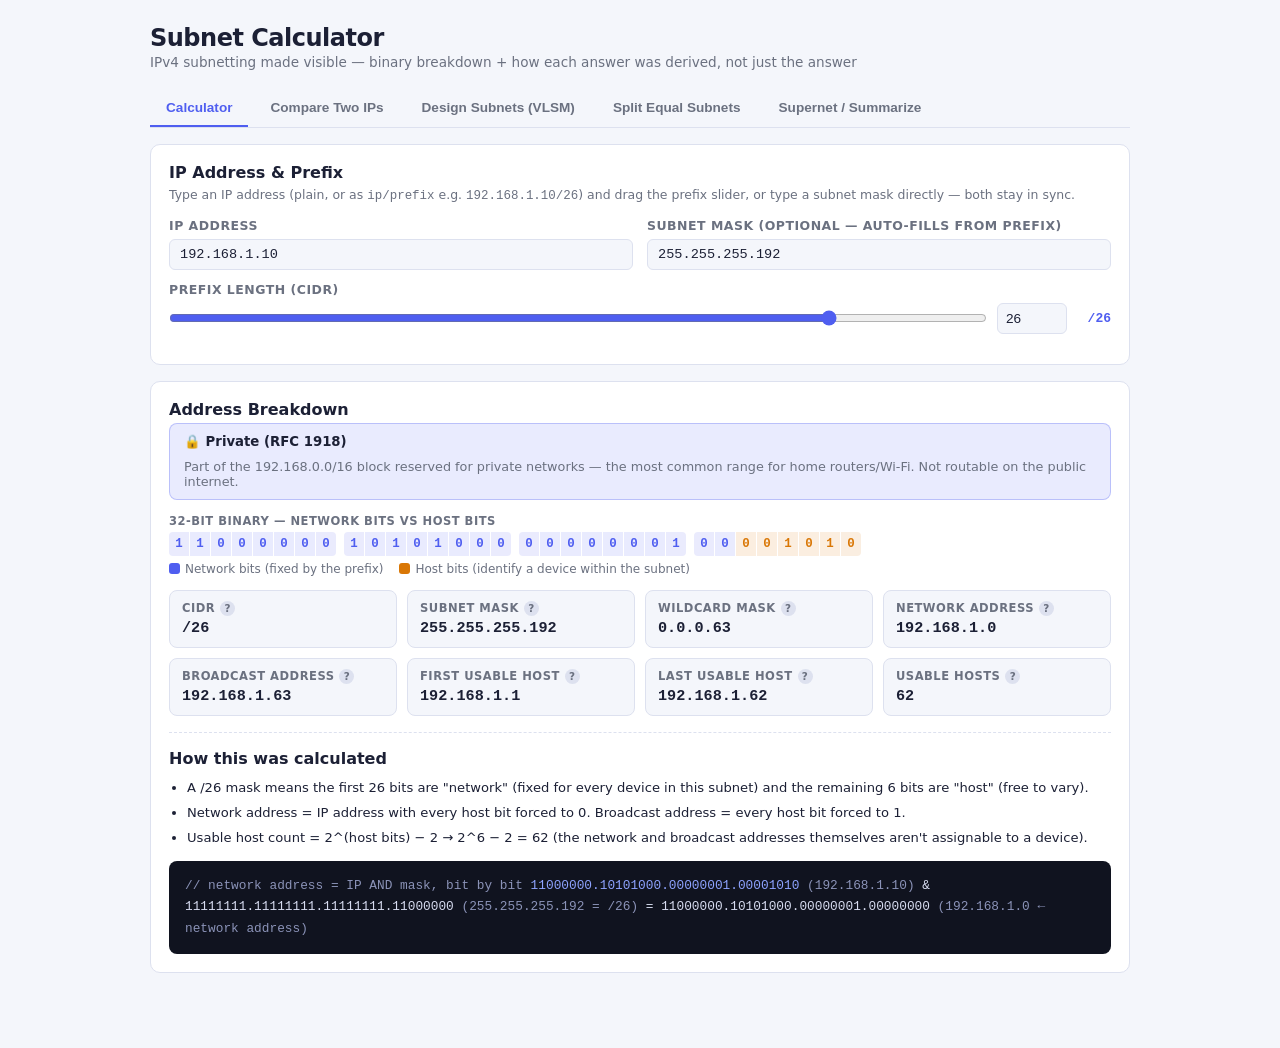
<file: subnet-calc/ui/index.html>
<!DOCTYPE html>
<html lang="en">
<head>
<meta charset="UTF-8" />
<meta name="viewport" content="width=device-width, initial-scale=1.0" />
<title>Subnet Calculator</title>
<style>
  *, *::before, *::after { box-sizing: border-box; margin: 0; padding: 0; }
  :root {
    --bg: #f4f6fb; --surface: #ffffff; --border: #dde1ef;
    --text: #1c2035; --muted: #6b7180; --accent: #4f5ef0;
    --net: #4f5ef0; --net-bg: rgba(79,94,240,0.12);
    --host: #d97706; --host-bg: rgba(217,119,6,0.12);
    --ok-bg: rgba(21,128,61,0.08); --ok-text: #15803d; --ok-border: rgba(21,128,61,0.3);
    --err-bg: rgba(220,38,38,0.06); --err-text: #b91c1c; --err-border: rgba(220,38,38,0.3);
  }
  body {
    font-family: 'Segoe UI', system-ui, sans-serif;
    background: var(--bg); color: var(--text);
    min-height: 100vh; padding: 24px 20px 60px;
  }
  header { max-width: 980px; margin: 0 auto 20px; }
  header h1 { font-size: 1.5rem; font-weight: 700; letter-spacing: -0.5px; }
  header h1 span { color: var(--accent); }
  header p { color: var(--muted); font-size: 0.85rem; margin-top: 2px; }

  .wrap { max-width: 980px; margin: 0 auto; }

  .tabs {
    display: flex; flex-wrap: wrap; gap: 6px; margin-bottom: 16px;
    border-bottom: 1px solid var(--border); padding-bottom: 0;
  }
  .tab-btn {
    background: none; border: none; cursor: pointer;
    padding: 10px 16px; font-size: 0.85rem; font-weight: 600;
    color: var(--muted); border-bottom: 2px solid transparent;
    transition: color 0.15s, border-color 0.15s;
  }
  .tab-btn:hover { color: var(--text); }
  .tab-btn.active { color: var(--accent); border-bottom-color: var(--accent); }

  .panel { display: none; }
  .panel.active { display: block; }

  .card {
    background: var(--surface); border: 1px solid var(--border);
    border-radius: 10px; padding: 18px; margin-bottom: 16px;
  }
  .card h2 { font-size: 1rem; font-weight: 700; margin-bottom: 4px; }
  .card .hint { font-size: 0.78rem; color: var(--muted); margin-bottom: 12px; line-height: 1.5; }

  label {
    font-size: 0.78rem; font-weight: 600; text-transform: uppercase;
    letter-spacing: 0.5px; color: var(--muted); display: block; margin-bottom: 6px;
  }
  input[type="text"] {
    background: var(--bg); color: var(--text); border: 1px solid var(--border);
    border-radius: 6px; padding: 7px 10px; font-size: 0.85rem; width: 100%;
    font-family: 'Cascadia Code', 'Fira Code', 'Courier New', monospace;
  }
  input[type="text"]:focus { outline: 2px solid var(--accent); outline-offset: 1px; }
  input[type="number"] {
    background: var(--bg); color: var(--text); border: 1px solid var(--border);
    border-radius: 6px; padding: 7px 8px; font-size: 0.85rem; width: 70px;
  }
  input[type="range"] { width: 100%; accent-color: var(--accent); cursor: pointer; }

  .field { margin-bottom: 12px; }
  .row { display: flex; gap: 14px; flex-wrap: wrap; }
  .row > .field { flex: 1; min-width: 200px; }

  .prefix-row { display: flex; align-items: center; gap: 10px; }
  .prefix-row input[type="range"] { flex: 1; }
  .prefix-label { font-family: monospace; font-weight: 700; color: var(--accent); min-width: 34px; text-align: right; }

  .divider { border-top: 1px dashed var(--border); margin: 16px 0; }

  .msg { font-size: 0.8rem; border-radius: 7px; padding: 9px 12px; margin: 10px 0; display: none; white-space: pre-wrap; }
  .msg.error { display: block; background: var(--err-bg); color: var(--err-text); border: 1px solid var(--err-border); }
  .msg.ok    { display: block; background: var(--ok-bg);  color: var(--ok-text);  border: 1px solid var(--ok-border); }

  /* ── Info icons + popover ─────────────────────────────────────────── */
  .info-icon {
    display: inline-flex; align-items: center; justify-content: center;
    width: 15px; height: 15px; border-radius: 50%; vertical-align: middle;
    background: var(--border); color: var(--muted);
    font-size: 0.65rem; font-weight: 700; cursor: pointer; margin-left: 5px;
    user-select: none;
  }
  .info-icon:hover { background: var(--accent); color: #fff; }
  .info-popover {
    position: fixed; max-width: 300px; background: #10131f; color: #d7dcf0;
    border-radius: 8px; padding: 12px 34px 12px 14px; font-size: 0.78rem;
    line-height: 1.6; box-shadow: 0 8px 24px rgba(0,0,0,0.3); z-index: 1000;
    display: none;
  }
  .info-popover .t { font-weight: 700; margin-bottom: 5px; color: #fff; font-size: 0.82rem; }
  .info-popover .close {
    position: absolute; top: 8px; right: 10px; cursor: pointer;
    color: #8b93b8; font-size: 0.85rem; line-height: 1;
  }
  .info-popover .close:hover { color: #fff; }

  /* ── IP type banner ───────────────────────────────────────────────── */
  .ip-type-banner {
    display: flex; align-items: center; gap: 10px; flex-wrap: wrap;
    background: var(--net-bg); border: 1px solid rgba(79,94,240,0.3);
    border-radius: 8px; padding: 10px 14px; margin-bottom: 14px; font-size: 0.83rem;
  }
  .ip-type-banner.public { background: var(--ok-bg); border-color: var(--ok-border); }
  .ip-type-banner .label { font-weight: 700; white-space: nowrap; }
  .ip-type-banner .detail { color: var(--muted); font-size: 0.8rem; }

  /* ── Bit grid ─────────────────────────────────────────────────────── */
  .bitgrid-label { font-size: 0.72rem; color: var(--muted); margin-bottom: 4px; font-weight: 600; text-transform: uppercase; letter-spacing: 0.5px; }
  .bitgrid { display: flex; flex-wrap: wrap; gap: 8px; margin-bottom: 4px; }
  .octet-group { display: flex; gap: 1px; }
  .bit {
    width: 20px; height: 24px; display: flex; align-items: center; justify-content: center;
    font-family: monospace; font-size: 0.78rem; font-weight: 700;
    background: var(--host-bg); color: var(--host);
  }
  .bit.net { background: var(--net-bg); color: var(--net); }
  .bit:first-child { border-radius: 4px 0 0 4px; }
  .bit:last-child { border-radius: 0 4px 4px 0; }
  .legend { display: flex; gap: 16px; font-size: 0.75rem; color: var(--muted); margin-top: 6px; margin-bottom: 14px; }
  .legend span { display: inline-flex; align-items: center; gap: 5px; }
  .legend .swatch { width: 11px; height: 11px; border-radius: 3px; display: inline-block; }
  .legend .swatch.net { background: var(--net); }
  .legend .swatch.host { background: var(--host); }

  /* ── Results table ────────────────────────────────────────────────── */
  .results { display: grid; grid-template-columns: repeat(auto-fill, minmax(220px, 1fr)); gap: 10px; margin: 14px 0; }
  .result-tile {
    background: var(--bg); border: 1px solid var(--border); border-radius: 8px; padding: 10px 12px;
  }
  .result-tile .k { font-size: 0.72rem; color: var(--muted); text-transform: uppercase; letter-spacing: 0.5px; font-weight: 600; }
  .result-tile .v { font-family: monospace; font-size: 0.95rem; font-weight: 700; margin-top: 3px; word-break: break-word; }
  .result-tile .v.small { font-size: 0.8rem; font-weight: 600; }

  /* ── Explanation block ────────────────────────────────────────────── */
  .explain { background: #10131f; color: #d7dcf0; border-radius: 8px; padding: 14px 16px; font-family: monospace; font-size: 0.8rem; line-height: 1.7; overflow-x: auto; }
  .explain .comment { color: #8b93b8; }
  .explain .hl-net { color: #8ea3ff; }
  .explain .hl-host { color: #f0b357; }
  .explain-points { font-size: 0.82rem; line-height: 1.9; margin-bottom: 10px; }
  .explain-points li { margin-left: 18px; }

  /* ── Dynamic-row forms + block bar/table (VLSM, Split, Supernet tabs) ── */
  .add-row-btn {
    background: var(--bg); border: 1px solid var(--border); border-radius: 6px;
    padding: 7px 14px; font-size: 0.82rem; font-weight: 600; color: var(--text); cursor: pointer;
  }
  .add-row-btn:hover { border-color: var(--accent); color: var(--accent); }
  .row-remove-btn {
    background: none; border: 1px solid var(--border); border-radius: 6px;
    padding: 7px 10px; cursor: pointer; color: var(--err-text); font-size: 0.85rem;
  }
  .block-bar { display: flex; height: 34px; border-radius: 6px; overflow: hidden; margin-bottom: 16px; border: 1px solid var(--border); }
  .block-bar .seg { display: flex; align-items: center; justify-content: center; color: #fff; font-size: 0.7rem; font-weight: 700; overflow: hidden; white-space: nowrap; }
  .block-bar .seg.leftover { background: var(--border) !important; color: var(--muted); }
  .data-table { width: 100%; border-collapse: collapse; font-size: 0.82rem; }
  .data-table th { text-align: left; padding: 8px 10px; border-bottom: 1px solid var(--border); color: var(--muted); font-size: 0.72rem; text-transform: uppercase; letter-spacing: 0.4px; }
  .data-table td { padding: 8px 10px; border-bottom: 1px solid var(--border); }
  .data-table td.mono { font-family: monospace; }
  .color-swatch { display: inline-block; width: 9px; height: 9px; border-radius: 2px; margin-right: 6px; }

  @media (max-width: 700px) {
    .row { flex-direction: column; }
  }
</style>
</head>
<body>

<header>
  <h1>Subnet<span> </span>Calculator</h1>
  <p>IPv4 subnetting made visible — binary breakdown + how each answer was derived, not just the answer</p>
</header>

<div class="wrap">

  <div class="tabs">
    <button class="tab-btn active" data-tab="calc">Calculator</button>
    <button class="tab-btn" data-tab="compare">Compare Two IPs</button>
    <button class="tab-btn" data-tab="vlsm">Design Subnets (VLSM)</button>
    <button class="tab-btn" data-tab="split">Split Equal Subnets</button>
    <button class="tab-btn" data-tab="supernet">Supernet / Summarize</button>
  </div>

  <!-- ══════════════════════════ CALCULATOR TAB ══════════════════════════ -->
  <div class="panel active" id="panel-calc">
    <div class="card">
      <h2>IP Address &amp; Prefix</h2>
      <p class="hint">
        Type an IP address (plain, or as <code>ip/prefix</code> e.g.
        <code>192.168.1.10/26</code>) and drag the prefix slider, or type
        a subnet mask directly — both stay in sync.
      </p>

      <div class="row">
        <div class="field">
          <label>IP Address</label>
          <input type="text" id="calc-ip" value="192.168.1.10" placeholder="e.g. 192.168.1.10 or 192.168.1.10/26">
        </div>
        <div class="field">
          <label>Subnet Mask (optional — auto-fills from prefix)</label>
          <input type="text" id="calc-mask" placeholder="e.g. 255.255.255.192">
        </div>
      </div>

      <div class="field">
        <label>Prefix Length (CIDR)</label>
        <div class="prefix-row">
          <input type="range" id="calc-prefix-slider" min="0" max="32" value="26">
          <input type="number" id="calc-prefix-num" min="0" max="32" value="26">
          <span class="prefix-label" id="calc-prefix-display">/26</span>
        </div>
      </div>

      <div id="calc-msg" class="msg"></div>
    </div>

    <div class="card" id="calc-results-card" style="display:none;">
      <h2>Address Breakdown</h2>

      <div class="ip-type-banner" id="calc-iptype"></div>

      <div class="bitgrid-label">32-bit binary — network bits vs host bits</div>
      <div class="bitgrid" id="calc-bitgrid"></div>
      <div class="legend">
        <span><span class="swatch net"></span> Network bits (fixed by the prefix)</span>
        <span><span class="swatch host"></span> Host bits (identify a device within the subnet)</span>
      </div>

      <div class="results" id="calc-results"></div>

      <div class="divider"></div>
      <h2 style="margin-bottom:8px;">How this was calculated</h2>
      <div class="explain-points" id="calc-points"></div>
      <div class="explain" id="calc-explain"></div>
    </div>
  </div>

  <!-- ══════════════════════════ COMPARE TAB ══════════════════════════ -->
  <div class="panel" id="panel-compare">
    <div class="card">
      <h2>Same Subnet Check</h2>
      <p class="hint">
        Two devices can talk directly (no router needed) only if they land in
        the same network. Enter both IPs and the mask/prefix they share.
      </p>

      <div class="row">
        <div class="field">
          <label>IP Address A</label>
          <input type="text" id="cmp-ip-a" value="192.168.1.10" placeholder="e.g. 192.168.1.10">
        </div>
        <div class="field">
          <label>IP Address B</label>
          <input type="text" id="cmp-ip-b" value="192.168.1.70" placeholder="e.g. 192.168.1.70">
        </div>
      </div>

      <div class="field" style="max-width:260px;">
        <label>Prefix Length (CIDR)</label>
        <div class="prefix-row">
          <input type="range" id="cmp-prefix-slider" min="0" max="32" value="26">
          <input type="number" id="cmp-prefix-num" min="0" max="32" value="26">
          <span class="prefix-label" id="cmp-prefix-display">/26</span>
        </div>
      </div>

      <div id="cmp-msg" class="msg"></div>
    </div>

    <div class="card" id="cmp-results-card" style="display:none;">
      <h2 id="cmp-verdict"></h2>
      <div class="row" style="margin-top:10px;">
        <div class="ip-type-banner" id="cmp-iptype-a" style="flex:1;"></div>
        <div class="ip-type-banner" id="cmp-iptype-b" style="flex:1;"></div>
      </div>
      <div class="explain" id="cmp-explain" style="margin-top:10px;"></div>
    </div>
  </div>

  <!-- ══════════════════════════ VLSM PLANNER TAB ══════════════════════════ -->
  <div class="panel" id="panel-vlsm">
    <div class="card">
      <h2>Base Network</h2>
      <p class="hint">The address block you're carving up — e.g. everything you were given to work with.</p>

      <div class="row">
        <div class="field">
          <label>Base IP Address</label>
          <input type="text" id="vlsm-base-ip" value="192.168.0.0" placeholder="e.g. 192.168.0.0 or 192.168.0.0/24">
        </div>
        <div class="field" style="max-width:260px;">
          <label>Prefix Length (CIDR)</label>
          <div class="prefix-row">
            <input type="range" id="vlsm-base-slider" min="0" max="32" value="24">
            <input type="number" id="vlsm-base-num" min="0" max="32" value="24">
            <span class="prefix-label" id="vlsm-base-display">/24</span>
          </div>
        </div>
      </div>
      <div id="vlsm-base-msg" class="msg"></div>
    </div>

    <div class="card">
      <h2>Departments / Pools Needed
        <span class="info-icon" onclick="showInfoPopover(this, 'vlsmOrder')">?</span>
      </h2>
      <p class="hint">One row per group that needs its own address pool, and how many devices it must hold.</p>
      <div id="vlsm-rows"></div>
      <button type="button" class="add-row-btn" id="vlsm-add-row">+ Add department</button>
      <div id="vlsm-msg" class="msg"></div>
    </div>

    <div class="card" id="vlsm-results-card" style="display:none;">
      <h2>Allocation Plan</h2>
      <p class="hint" id="vlsm-summary"></p>

      <div class="bitgrid-label">How the base block is divided (proportional to size)</div>
      <div class="block-bar" id="vlsm-bar"></div>

      <div style="overflow-x:auto;">
        <table class="data-table" id="vlsm-table"></table>
      </div>

      <div class="divider"></div>
      <h2 style="margin-bottom:8px;">Why it's allocated this way</h2>
      <div class="explain-points" id="vlsm-points"></div>
    </div>
  </div>

  <!-- ══════════════════════════ SPLIT EQUAL SUBNETS TAB ══════════════════════════ -->
  <div class="panel" id="panel-split">
    <div class="card">
      <h2>Base Network</h2>
      <p class="hint">The block you're dividing into equal-sized pieces — e.g. "split my /24 into 4 subnets."</p>

      <div class="row">
        <div class="field">
          <label>Base IP Address</label>
          <input type="text" id="split-base-ip" value="192.168.0.0" placeholder="e.g. 192.168.0.0 or 192.168.0.0/24">
        </div>
        <div class="field" style="max-width:260px;">
          <label>Prefix Length (CIDR)</label>
          <div class="prefix-row">
            <input type="range" id="split-base-slider" min="0" max="32" value="24">
            <input type="number" id="split-base-num" min="0" max="32" value="24">
            <span class="prefix-label" id="split-base-display">/24</span>
          </div>
        </div>
        <div class="field" style="max-width:220px;">
          <label>Number of Equal Subnets Needed</label>
          <input type="number" id="split-count" min="1" value="4">
        </div>
      </div>
      <div id="split-msg" class="msg"></div>
    </div>

    <div class="card" id="split-results-card" style="display:none;">
      <h2 id="split-summary"></h2>

      <div class="bitgrid-label">The base block split into equal parts</div>
      <div class="block-bar" id="split-bar"></div>

      <div style="overflow-x:auto;">
        <table class="data-table" id="split-table"></table>
      </div>

      <div class="divider"></div>
      <h2 style="margin-bottom:8px;">How this was calculated</h2>
      <div class="explain-points" id="split-points"></div>
    </div>
  </div>

  <!-- ══════════════════════════ SUPERNET / SUMMARIZE TAB ══════════════════════════ -->
  <div class="panel" id="panel-supernet">
    <div class="card">
      <h2>Networks to Summarize
        <span class="info-icon" onclick="showInfoPopover(this, 'supernetWhy')">?</span>
      </h2>
      <p class="hint">
        The reverse of splitting: given several separate networks (e.g. what a router sees), find the
        one CIDR block that covers all of them — this is how routing tables stay small instead of
        listing every individual network.
      </p>
      <div id="supernet-rows"></div>
      <button type="button" class="add-row-btn" id="supernet-add-row">+ Add network</button>
      <div id="supernet-msg" class="msg"></div>
    </div>

    <div class="card" id="supernet-results-card" style="display:none;">
      <h2>Result</h2>
      <p class="hint" id="supernet-summary"></p>

      <div class="results" id="supernet-results"></div>

      <div style="overflow-x:auto; margin-top:10px;">
        <table class="data-table" id="supernet-table"></table>
      </div>

      <div id="supernet-warnings" class="msg"></div>

      <div class="divider"></div>
      <h2 style="margin-bottom:8px;">How this was calculated</h2>
      <div class="explain-points" id="supernet-points"></div>
    </div>
  </div>

</div>

<div class="info-popover" id="info-popover"></div>

<script>
/* =============================================================================
 * CALCULATION ENGINE — pure functions, no DOM access.
 * This is the "backend" of the tool: get this right first, then the UI
 * below is just wiring these functions to inputs/outputs.
 * ========================================================================== */

function parseIp(str) {
  const parts = String(str).trim().split('.');
  if (parts.length !== 4) return null;
  const octets = [];
  for (const p of parts) {
    if (!/^\d{1,3}$/.test(p)) return null;
    const n = parseInt(p, 10);
    if (n < 0 || n > 255) return null;
    octets.push(n);
  }
  return octets;
}

// Splits "192.168.1.10/26" into { ip: "192.168.1.10", prefix: 26 } (prefix null if absent).
function splitIpPrefix(str) {
  const s = String(str).trim();
  const slash = s.indexOf('/');
  if (slash === -1) return { ip: s, prefix: null };
  return { ip: s.slice(0, slash), prefix: parseInt(s.slice(slash + 1), 10) };
}

function octetsToBinary(octets) {
  return octets.map(o => o.toString(2).padStart(8, '0'));
}

function octetsToInt(octets) {
  return ((octets[0] << 24) | (octets[1] << 16) | (octets[2] << 8) | octets[3]) >>> 0;
}

function intToOctets(n) {
  return [(n >>> 24) & 255, (n >>> 16) & 255, (n >>> 8) & 255, n & 255];
}

function cidrToMaskOctets(prefix) {
  if (prefix <= 0) return [0, 0, 0, 0];
  if (prefix >= 32) return [255, 255, 255, 255];
  const maskInt = (~0 << (32 - prefix)) >>> 0;
  return intToOctets(maskInt);
}

// Returns the prefix length for a valid mask (contiguous 1s then 0s), or null if invalid.
function maskOctetsToCidr(octets) {
  const bin = octetsToBinary(octets).join('');
  const firstZero = bin.indexOf('0');
  const ones = firstZero === -1 ? 32 : firstZero;
  if (/1/.test(bin.slice(ones))) return null; // a 1 appears after a 0 — not a valid mask
  return ones;
}

function andOctets(a, b) { return a.map((v, i) => v & b[i]); }
function orOctets(a, b) { return a.map((v, i) => v | b[i]); }
function invertOctets(a) { return a.map(v => 255 - v); }
function fmtIp(octets) { return octets.join('.'); }

function addToInt(octets, delta) {
  return intToOctets((octetsToInt(octets) + delta) >>> 0);
}

function networkAddress(ipOctets, maskOctets) { return andOctets(ipOctets, maskOctets); }
function broadcastAddress(networkOctets, wildcardOctets) { return orOctets(networkOctets, wildcardOctets); }

// Classifies an IP into its reserved-range category (or "Public" if none apply).
// Checked in order from most specific to least specific.
function classifyIp(octets) {
  const [a, b, c] = octets;
  if (a === 255 && b === 255 && c === 255 && octets[3] === 255) {
    return { type: 'Limited Broadcast', detail: 'Always means "every device on this local network" — never a specific host. Reserved, never routed beyond the local link.' };
  }
  if (a === 0) {
    return { type: '"This Network" (RFC 1122)', detail: 'The 0.0.0.0/8 block refers to the current network itself, not a real destination — mostly seen as a placeholder (e.g. a route\'s default target), not an assignable address.' };
  }
  if (a === 10) {
    return { type: 'Private (RFC 1918)', detail: 'Part of the 10.0.0.0/8 block reserved for private networks. Not routable on the public internet — devices behind a router/NAT use ranges like this internally.' };
  }
  if (a === 127) {
    return { type: 'Loopback', detail: 'The 127.0.0.0/8 block always refers back to the same machine ("localhost") — used for testing a service against your own device.' };
  }
  if (a === 100 && b >= 64 && b <= 127) {
    return { type: 'Carrier-Grade NAT (RFC 6598)', detail: 'Part of the 100.64.0.0/10 block reserved for ISP-internal NAT, between customer devices and the public internet — not typically seen on home networks.' };
  }
  if (a === 169 && b === 254) {
    return { type: 'Link-Local (APIPA)', detail: 'A device assigns itself an address like this (169.254.0.0/16) when it can\'t reach a DHCP server — usually a sign of a network problem, not a normally-assigned address.' };
  }
  if (a === 172 && b >= 16 && b <= 31) {
    return { type: 'Private (RFC 1918)', detail: 'Part of the 172.16.0.0/12 block reserved for private networks — common in office/corporate networks. Not routable on the public internet.' };
  }
  if (a === 192 && b === 0 && c === 0) {
    return { type: 'IETF Protocol Assignments', detail: 'The 192.0.0.0/24 block is reserved for special protocol use, not general device addressing.' };
  }
  if (a === 192 && b === 0 && c === 2) {
    return { type: 'Documentation (TEST-NET-1)', detail: 'The 192.0.2.0/24 block is reserved specifically for examples in documentation and books — it will never appear on a real network.' };
  }
  if (a === 192 && b === 88 && c === 99) {
    return { type: '6to4 Relay Anycast', detail: 'The 192.88.99.0/24 block is reserved for IPv6-to-IPv4 relay — rarely seen today.' };
  }
  if (a === 192 && b === 168) {
    return { type: 'Private (RFC 1918)', detail: 'Part of the 192.168.0.0/16 block reserved for private networks — the most common range for home routers/Wi-Fi. Not routable on the public internet.' };
  }
  if (a === 198 && (b === 18 || b === 19)) {
    return { type: 'Benchmarking (RFC 2544)', detail: 'The 198.18.0.0/15 block is reserved for network equipment performance testing.' };
  }
  if (a === 198 && b === 51 && c === 100) {
    return { type: 'Documentation (TEST-NET-2)', detail: 'The 198.51.100.0/24 block is reserved for documentation examples.' };
  }
  if (a === 203 && b === 0 && c === 113) {
    return { type: 'Documentation (TEST-NET-3)', detail: 'The 203.0.113.0/24 block is reserved for documentation examples.' };
  }
  if (a >= 224 && a <= 239) {
    return { type: 'Multicast (Class D)', detail: 'The 224.0.0.0/4 block is reserved for one-to-many delivery (e.g. streaming, routing protocols) — never assigned to a single device.' };
  }
  if (a >= 240) {
    return { type: 'Reserved (Class E)', detail: 'The 240.0.0.0/4 block is reserved for future/experimental use — not usable on real networks.' };
  }
  return { type: 'Public', detail: 'Not in any reserved block — a globally-routable internet address (assuming it has actually been allocated to someone by a regional registry).' };
}

function hostInfo(prefix, networkOctets, broadcastOctets) {
  if (prefix === 32) {
    return { first: networkOctets, last: networkOctets, count: 1,
             note: '/32 identifies a single host — there is no separate network or broadcast address.' };
  }
  if (prefix === 31) {
    return { first: networkOctets, last: broadcastOctets, count: 2,
             note: '/31 is a point-to-point link (RFC 3021) — both addresses are usable; there is no network/broadcast address at this size.' };
  }
  const first = addToInt(networkOctets, 1);
  const last = addToInt(broadcastOctets, -1);
  const count = Math.pow(2, 32 - prefix) - 2;
  return { first, last, count, note: '' };
}

// Smallest prefix length whose usable-host capacity is >= hostsNeeded.
// Mirrors hostInfo()'s /31 and /32 special cases so the two stay consistent.
function minPrefixForHosts(hostsNeeded) {
  if (hostsNeeded <= 0) return 32;
  for (let prefix = 32; prefix >= 0; prefix--) {
    const size = Math.pow(2, 32 - prefix);
    const usable = prefix === 32 ? 1 : prefix === 31 ? 2 : size - 2;
    if (usable >= hostsNeeded) return prefix;
  }
  return 0;
}

// Plans a VLSM allocation: carves baseOctets/basePrefix into one block per
// department, largest requirement first (see the "vlsmOrder" popover for
// why that ordering is what keeps every block correctly aligned).
// departments: [{ name, hosts }, ...] in the order the user entered them.
// Returns { ok:true, allocations, leftover } or { ok:false, error }.
function planVlsm(baseOctets, basePrefix, departments) {
  const baseSize = Math.pow(2, 32 - basePrefix);
  const baseStart = octetsToInt(networkAddress(baseOctets, cidrToMaskOctets(basePrefix)));

  const withIndex = departments.map((d, i) => ({ ...d, _idx: i }));
  const sorted = [...withIndex].sort((a, b) => b.hosts - a.hosts || a._idx - b._idx);

  let cursor = baseStart;
  const placed = [];
  sorted.forEach((dept, allocOrder) => {
    const prefix = minPrefixForHosts(dept.hosts);
    const size = Math.pow(2, 32 - prefix);
    placed.push({ ...dept, prefix, size, start: cursor, allocOrder });
    cursor += size;
  });

  const totalUsed = cursor - baseStart;
  if (totalUsed > baseSize) {
    return {
      ok: false,
      error: `These pools need ${totalUsed.toLocaleString()} addresses in total, but /${basePrefix} only has ${baseSize.toLocaleString()} — short by ${(totalUsed - baseSize).toLocaleString()}. Use a bigger base block (smaller prefix number) or shrink a requirement.`,
    };
  }

  const allocations = [...placed].sort((a, b) => a._idx - b._idx).map(p => {
    const netOctets = intToOctets(p.start);
    const maskOctets = cidrToMaskOctets(p.prefix);
    const bcastOctets = broadcastAddress(netOctets, invertOctets(maskOctets));
    const hosts = hostInfo(p.prefix, netOctets, bcastOctets);
    return {
      name: p.name, requested: p.hosts, prefix: p.prefix, size: p.size,
      network: netOctets, mask: maskOctets, broadcast: bcastOctets,
      first: hosts.first, last: hosts.last, usable: hosts.count,
      allocOrder: p.allocOrder,
    };
  });

  const leftoverSize = baseSize - totalUsed;
  const leftover = leftoverSize > 0 ? { start: intToOctets(cursor), size: leftoverSize } : null;

  return { ok: true, allocations, leftover };
}

function escHtml(s) {
  return String(s).replace(/&/g, '&amp;').replace(/</g, '&lt;').replace(/>/g, '&gt;').replace(/"/g, '&quot;');
}

// ---------------------------------------------------------------------------
// Split into N equal subnets
// ---------------------------------------------------------------------------

// Smallest prefix that produces at least `count` equal-sized subnets from basePrefix.
// Returns null if it would need more than 32 bits (doesn't fit in IPv4 at all).
function prefixForEqualSplit(basePrefix, count) {
  if (count <= 1) return basePrefix;
  const extraBits = Math.ceil(Math.log2(count));
  const newPrefix = basePrefix + extraBits;
  return newPrefix > 32 ? null : newPrefix;
}

// Lists every resulting subnet when baseOctets/basePrefix is divided into
// equal blocks of size newPrefix.
function splitEqualSubnets(baseOctets, basePrefix, newPrefix) {
  const blockSize = Math.pow(2, 32 - newPrefix);
  const baseStart = octetsToInt(networkAddress(baseOctets, cidrToMaskOctets(basePrefix)));
  const baseSize = Math.pow(2, 32 - basePrefix);
  const totalBlocks = baseSize / blockSize;

  const subnets = [];
  for (let i = 0; i < totalBlocks; i++) {
    const netOctets = intToOctets(baseStart + i * blockSize);
    const maskOctets = cidrToMaskOctets(newPrefix);
    const bcastOctets = broadcastAddress(netOctets, invertOctets(maskOctets));
    const hosts = hostInfo(newPrefix, netOctets, bcastOctets);
    subnets.push({ index: i, network: netOctets, mask: maskOctets, broadcast: bcastOctets, first: hosts.first, last: hosts.last, usable: hosts.count });
  }
  return subnets;
}

// ---------------------------------------------------------------------------
// Supernet / route summarization
// ---------------------------------------------------------------------------

// Number of leading bits aOctets/bOctets have in common (as ints, 0-32).
// This is exactly the prefix length of the smallest block containing both.
function commonPrefixLength(aInt, bInt) {
  const xor = (aInt ^ bInt) >>> 0;
  if (xor === 0) return 32;
  let prefix = 0;
  for (let i = 31; i >= 0; i--) {
    if (((xor >>> i) & 1) === 1) break;
    prefix++;
  }
  return prefix;
}

// Finds the smallest single CIDR block that contains every network in `networks`
// ([{ octets, prefix }, ...]). Also flags any pair of inputs that overlap
// (a common real mistake worth surfacing) and how much of the resulting
// supernet is "extra" address space not covered by any input network.
function summarizeNetworks(networks) {
  const ranges = networks.map(n => {
    const maskOctets = cidrToMaskOctets(n.prefix);
    const netOctets = networkAddress(n.octets, maskOctets);
    const bcastOctets = broadcastAddress(netOctets, invertOctets(maskOctets));
    return { ...n, netOctets, bcastOctets, startInt: octetsToInt(netOctets), endInt: octetsToInt(bcastOctets) };
  });

  const overallStart = Math.min(...ranges.map(r => r.startInt));
  const overallEnd = Math.max(...ranges.map(r => r.endInt));
  const prefix = commonPrefixLength(overallStart, overallEnd);
  const maskOctets = cidrToMaskOctets(prefix);
  const supernetOctets = networkAddress(intToOctets(overallStart), maskOctets);
  const supernetBcast = broadcastAddress(supernetOctets, invertOctets(maskOctets));
  const supernetSize = Math.pow(2, 32 - prefix);

  // Sort by start, then both detect overlaps AND merge into actually-covered
  // address ranges (so waste is measured against real coverage, not just
  // against the min-max span — a set of inputs with a gap in the middle
  // should show that gap as waste too, not just the space beyond either end).
  const byStart = [...ranges].sort((a, b) => a.startInt - b.startInt);
  const overlaps = [];
  const merged = [];
  for (const r of byStart) {
    if (merged.length && r.startInt <= merged[merged.length - 1].end) {
      overlaps.push([merged[merged.length - 1].raw, r.raw]);
      merged[merged.length - 1].end = Math.max(merged[merged.length - 1].end, r.endInt);
    } else if (merged.length && r.startInt === merged[merged.length - 1].end + 1) {
      merged[merged.length - 1].end = r.endInt; // adjacent, not overlapping — just extend
    } else {
      merged.push({ start: r.startInt, end: r.endInt, raw: r.raw });
    }
  }
  const coveredAddresses = merged.reduce((sum, m) => sum + (m.end - m.start + 1), 0);

  return {
    prefix, network: supernetOctets, broadcast: supernetBcast, size: supernetSize,
    ranges, wastedAddresses: supernetSize - coveredAddresses, overlaps,
  };
}

/* =============================================================================
 * UI WIRING
 * ========================================================================== */

// ── Tabs ──────────────────────────────────────────────────────────────────
document.querySelectorAll('.tab-btn').forEach(btn => {
  btn.addEventListener('click', () => {
    document.querySelectorAll('.tab-btn').forEach(b => b.classList.remove('active'));
    document.querySelectorAll('.panel').forEach(p => p.classList.remove('active'));
    btn.classList.add('active');
    document.getElementById('panel-' + btn.dataset.tab).classList.add('active');
  });
});

function showMsg(el, text, ok) {
  el.textContent = text;
  el.className = 'msg ' + (ok ? 'ok' : 'error');
}
function hideMsg(el) { el.className = 'msg'; el.textContent = ''; }

function bitGridHtml(octets, prefix) {
  const binOctets = octetsToBinary(octets);
  let bitIndex = 0;
  let html = '';
  for (const byteStr of binOctets) {
    html += '<div class="octet-group">';
    for (const bit of byteStr) {
      const isNet = bitIndex < prefix;
      html += `<div class="bit ${isNet ? 'net' : ''}">${bit}</div>`;
      bitIndex++;
    }
    html += '</div>';
  }
  return html;
}

// ── Click-to-explain popovers ───────────────────────────────────────────
const TERM_INFO = {
  cidr: {
    title: 'CIDR Prefix (/n)',
    text: 'How many of the 32 bits (counting from the left) are reserved for the network portion of the address. A smaller number means a bigger network (more possible hosts); a bigger number means a smaller, more specific network. This one number is what everything else on this page is calculated from.',
  },
  mask: {
    title: 'Subnet Mask',
    text: "The same information as the CIDR prefix, written as a dotted-decimal number instead of a slash. A device ANDs its own IP with this mask to work out which network it's on — this is literally how your computer decides \"is this destination on my local network, or do I need to send it to my router?\"",
  },
  wildcard: {
    title: 'Wildcard Mask',
    text: 'The exact inverse of the subnet mask (255 minus each octet). Used mainly in Cisco ACLs and OSPF configuration instead of the subnet mask — a very common source of mix-ups because the two masks look similar but mean opposite things.',
  },
  network: {
    title: 'Network Address',
    text: "The \"name\" of the subnet itself — the IP with every host bit set to 0. It identifies the subnet as a whole (this is what shows up in routing tables), but it can never be assigned to an actual device.",
  },
  broadcast: {
    title: 'Broadcast Address',
    text: 'The IP with every host bit set to 1. A packet sent to this address is delivered to every device in the subnet at once (used for things like DHCP discovery). Like the network address, it can never be assigned to a single device.',
  },
  firstHost: {
    title: 'First Usable Host',
    text: 'The first address in the subnet that can actually be given to a device — one above the network address. Very commonly reserved for the default gateway/router by convention.',
  },
  lastHost: {
    title: 'Last Usable Host',
    text: 'The last address that can be given to a device — one below the broadcast address.',
  },
  usableHosts: {
    title: 'Usable Hosts',
    text: "How many devices this subnet can actually hold. It's 2 less than the raw address count, because the network and broadcast addresses are reserved and unusable — except at /31 and /32, which are special cases with their own rules (see the note above if you're viewing one of those).",
  },
  vlsmOrder: {
    title: 'Why sort largest-first?',
    text: "Placing blocks in decreasing size order, starting from the beginning of the base network, makes every block automatically land on an address that's a multiple of its own size — which is required for it to be a valid subnet at all. Placing a small block first would often misalign the boundary for the next big one, wasting addresses or breaking the split entirely. This is the standard VLSM allocation method, and it's why the table below may not list departments in the same order they were allocated in.",
  },
};

function showInfoPopover(anchorEl, key) {
  const info = TERM_INFO[key];
  if (!info) return;
  const pop = document.getElementById('info-popover');
  pop.innerHTML = `<span class="close" onclick="hideInfoPopover()">✕</span><div class="t">${info.title}</div><div>${info.text}</div>`;
  pop.style.display = 'block';
  const rect = anchorEl.getBoundingClientRect();
  const popWidth = 300;
  let left = Math.min(rect.left, window.innerWidth - popWidth - 16);
  left = Math.max(left, 8);
  let top = rect.bottom + 6;
  pop.style.left = left + 'px';
  pop.style.top = top + 'px';
  // If it would overflow the bottom of the viewport, show it above the icon instead.
  requestAnimationFrame(() => {
    const popRect = pop.getBoundingClientRect();
    if (popRect.bottom > window.innerHeight) {
      pop.style.top = (rect.top - popRect.height - 6) + 'px';
    }
  });
}
function hideInfoPopover() {
  document.getElementById('info-popover').style.display = 'none';
}
document.addEventListener('click', (e) => {
  if (!e.target.classList.contains('info-icon') && !e.target.closest('#info-popover')) {
    hideInfoPopover();
  }
});
document.addEventListener('keydown', (e) => { if (e.key === 'Escape') hideInfoPopover(); });

function tile(label, value, infoKey, small) {
  const icon = infoKey ? `<span class="info-icon" onclick="showInfoPopover(this, '${infoKey}')">?</span>` : '';
  return `<div class="result-tile"><div class="k">${label}${icon}</div><div class="v${small ? ' small' : ''}">${value}</div></div>`;
}

function renderIpTypeBanner(elId, octets) {
  const info = classifyIp(octets);
  const isPublic = info.type === 'Public';
  const el = document.getElementById(elId);
  el.className = 'ip-type-banner' + (isPublic ? ' public' : '');
  el.innerHTML =
    `<span class="label">${isPublic ? '🌐' : '🔒'} ${info.type}</span>` +
    `<span class="detail">${info.detail}</span>`;
}

// ── Calculator tab ────────────────────────────────────────────────────────

const calcIpInput     = document.getElementById('calc-ip');
const calcMaskInput   = document.getElementById('calc-mask');
const calcSlider      = document.getElementById('calc-prefix-slider');
const calcNum         = document.getElementById('calc-prefix-num');
const calcPrefixLabel = document.getElementById('calc-prefix-display');
const calcMsg         = document.getElementById('calc-msg');
const calcResultsCard = document.getElementById('calc-results-card');

let _suppressMaskSync = false;

function syncPrefixControls(prefix) {
  calcSlider.value = prefix;
  calcNum.value = prefix;
  calcPrefixLabel.textContent = '/' + prefix;
}

calcSlider.addEventListener('input', () => { syncPrefixControls(+calcSlider.value); runCalculator(); });
calcNum.addEventListener('input', () => {
  let v = Math.max(0, Math.min(32, +calcNum.value || 0));
  syncPrefixControls(v);
  runCalculator();
});
calcIpInput.addEventListener('input', () => {
  // Allow typing "ip/prefix" directly — split it live.
  const { ip, prefix } = splitIpPrefix(calcIpInput.value);
  if (prefix !== null && !Number.isNaN(prefix) && prefix >= 0 && prefix <= 32) {
    syncPrefixControls(prefix);
  }
  runCalculator();
});
calcMaskInput.addEventListener('input', () => {
  if (_suppressMaskSync) return;
  const raw = calcMaskInput.value.trim();
  if (!raw) { runCalculator(); return; }
  const maskOctets = parseIp(raw);
  if (!maskOctets) return; // let them keep typing
  const prefix = maskOctetsToCidr(maskOctets);
  if (prefix === null) return; // invalid mask so far, don't fight the user mid-typing
  syncPrefixControls(prefix);
  runCalculator();
});

function runCalculator() {
  const { ip: ipRaw } = splitIpPrefix(calcIpInput.value);
  const prefix = +calcNum.value;
  const ipOctets = parseIp(ipRaw);

  if (!ipOctets) {
    if (calcIpInput.value.trim()) showMsg(calcMsg, 'Enter a valid IPv4 address, e.g. 192.168.1.10', false);
    else hideMsg(calcMsg);
    calcResultsCard.style.display = 'none';
    return;
  }
  hideMsg(calcMsg);

  const maskOctets = cidrToMaskOctets(prefix);
  const wildcardOctets = invertOctets(maskOctets);
  _suppressMaskSync = true;
  calcMaskInput.value = fmtIp(maskOctets);
  _suppressMaskSync = false;

  const netOctets = networkAddress(ipOctets, maskOctets);
  const bcastOctets = broadcastAddress(netOctets, wildcardOctets);
  const hosts = hostInfo(prefix, netOctets, bcastOctets);

  // ---- Bit grid (drawn against the network address so boundary reads clean)
  document.getElementById('calc-bitgrid').innerHTML = bitGridHtml(ipOctets, prefix);

  // ---- IP type banner (public / private / reserved, and why it matters)
  renderIpTypeBanner('calc-iptype', ipOctets);

  // ---- Result tiles
  const results = document.getElementById('calc-results');
  results.innerHTML =
    tile('CIDR', '/' + prefix, 'cidr') +
    tile('Subnet Mask', fmtIp(maskOctets), 'mask') +
    tile('Wildcard Mask', fmtIp(wildcardOctets), 'wildcard') +
    tile('Network Address', fmtIp(netOctets), 'network') +
    tile('Broadcast Address', fmtIp(bcastOctets), 'broadcast') +
    tile('First Usable Host', fmtIp(hosts.first), 'firstHost') +
    tile('Last Usable Host', fmtIp(hosts.last), 'lastHost') +
    tile('Usable Hosts', hosts.count.toLocaleString(), 'usableHosts');

  // ---- Key points (concise, not a full tutorial)
  const points = document.getElementById('calc-points');
  const pts = [
    `A /${prefix} mask means the first ${prefix} bits are "network" (fixed for every device in this subnet) and the remaining ${32 - prefix} bits are "host" (free to vary).`,
    `Network address = IP address with every host bit forced to 0. Broadcast address = every host bit forced to 1.`,
  ];
  if (hosts.note) pts.push(hosts.note);
  else pts.push(`Usable host count = 2^(host bits) − 2 → 2^${32 - prefix} − 2 = ${hosts.count.toLocaleString()} (the network and broadcast addresses themselves aren't assignable to a device).`);
  document.getElementById('calc-points').innerHTML = '<ul>' + pts.map(p => `<li>${p}</li>`).join('') + '</ul>';

  // ---- Worked binary example (the "with code" explanation)
  const ipBin = octetsToBinary(ipOctets).join('.');
  const maskBin = octetsToBinary(maskOctets).join('.');
  const netBin = octetsToBinary(netOctets).join('.');
  document.getElementById('calc-explain').innerHTML =
`<span class="comment">// network address = IP AND mask, bit by bit</span>
  <span class="hl-net">${ipBin}</span>   <span class="comment">(${fmtIp(ipOctets)})</span>
&amp; ${maskBin}   <span class="comment">(${fmtIp(maskOctets)} = /${prefix})</span>
= ${netBin}   <span class="comment">(${fmtIp(netOctets)} ← network address)</span>`;

  calcResultsCard.style.display = 'block';
}

// ── Compare tab ───────────────────────────────────────────────────────────

const cmpIpA     = document.getElementById('cmp-ip-a');
const cmpIpB     = document.getElementById('cmp-ip-b');
const cmpSlider  = document.getElementById('cmp-prefix-slider');
const cmpNum     = document.getElementById('cmp-prefix-num');
const cmpLabel   = document.getElementById('cmp-prefix-display');
const cmpMsg     = document.getElementById('cmp-msg');
const cmpCard    = document.getElementById('cmp-results-card');

function syncCmpPrefix(v) { cmpSlider.value = v; cmpNum.value = v; cmpLabel.textContent = '/' + v; }
cmpSlider.addEventListener('input', () => { syncCmpPrefix(+cmpSlider.value); runCompare(); });
cmpNum.addEventListener('input', () => { syncCmpPrefix(Math.max(0, Math.min(32, +cmpNum.value || 0))); runCompare(); });
[cmpIpA, cmpIpB].forEach(el => el.addEventListener('input', runCompare));

function runCompare() {
  const aOctets = parseIp(cmpIpA.value);
  const bOctets = parseIp(cmpIpB.value);
  const prefix = +cmpNum.value;

  if (!aOctets || !bOctets) {
    if (cmpIpA.value.trim() || cmpIpB.value.trim()) showMsg(cmpMsg, 'Enter two valid IPv4 addresses.', false);
    else hideMsg(cmpMsg);
    cmpCard.style.display = 'none';
    return;
  }
  hideMsg(cmpMsg);

  const maskOctets = cidrToMaskOctets(prefix);
  const netA = networkAddress(aOctets, maskOctets);
  const netB = networkAddress(bOctets, maskOctets);
  const same = fmtIp(netA) === fmtIp(netB);

  const verdictEl = document.getElementById('cmp-verdict');
  verdictEl.innerHTML = same
    ? `✅ Same subnet — these can reach each other directly, no router needed.`
    : `🚧 Different subnets — traffic between them has to go through a router.`;
  verdictEl.style.color = same ? 'var(--ok-text)' : 'var(--err-text)';

  renderIpTypeBanner('cmp-iptype-a', aOctets);
  renderIpTypeBanner('cmp-iptype-b', bOctets);

  const aBin = octetsToBinary(aOctets).join('.');
  const bBin = octetsToBinary(bOctets).join('.');
  const maskBin = octetsToBinary(maskOctets).join('.');
  const netABin = octetsToBinary(netA).join('.');
  const netBBin = octetsToBinary(netB).join('.');

  document.getElementById('cmp-explain').innerHTML =
`<span class="comment">// same subnet ⇔ both IPs AND the mask give the same network address</span>
A:  <span class="hl-net">${aBin}</span>   <span class="comment">(${fmtIp(aOctets)})</span>
&amp;   ${maskBin}   <span class="comment">(mask /${prefix})</span>
=   ${netABin}   <span class="comment">(${fmtIp(netA)})</span>

B:  <span class="hl-host">${bBin}</span>   <span class="comment">(${fmtIp(bOctets)})</span>
&amp;   ${maskBin}   <span class="comment">(mask /${prefix})</span>
=   ${netBBin}   <span class="comment">(${fmtIp(netB)})</span>

${same ? fmtIp(netA) + ' == ' + fmtIp(netB) + '  →  same subnet' : fmtIp(netA) + ' != ' + fmtIp(netB) + '  →  different subnets'}`;

  cmpCard.style.display = 'block';
}

// ── VLSM planner tab ─────────────────────────────────────────────────────

const vlsmBaseIp     = document.getElementById('vlsm-base-ip');
const vlsmSlider     = document.getElementById('vlsm-base-slider');
const vlsmNum        = document.getElementById('vlsm-base-num');
const vlsmLabel      = document.getElementById('vlsm-base-display');
const vlsmBaseMsg    = document.getElementById('vlsm-base-msg');
const vlsmMsg        = document.getElementById('vlsm-msg');
const vlsmResultsCard = document.getElementById('vlsm-results-card');
const vlsmRowsEl     = document.getElementById('vlsm-rows');

const VLSM_COLORS = ['#4f5ef0', '#d97706', '#15803d', '#dc2626', '#7c3aed', '#0891b2', '#be185d', '#65a30d'];

function syncVlsmPrefix(v) { vlsmSlider.value = v; vlsmNum.value = v; vlsmLabel.textContent = '/' + v; }
vlsmSlider.addEventListener('input', () => { syncVlsmPrefix(+vlsmSlider.value); runVlsm(); });
vlsmNum.addEventListener('input', () => { syncVlsmPrefix(Math.max(0, Math.min(32, +vlsmNum.value || 0))); runVlsm(); });
vlsmBaseIp.addEventListener('input', () => {
  const { ip, prefix } = splitIpPrefix(vlsmBaseIp.value);
  if (prefix !== null && !Number.isNaN(prefix) && prefix >= 0 && prefix <= 32) syncVlsmPrefix(prefix);
  runVlsm();
});

let _vlsmRowCounter = 0;
function addVlsmRow(name, hosts) {
  const row = document.createElement('div');
  row.className = 'row';
  row.id = 'vlsm-row-' + (_vlsmRowCounter++);
  row.style.alignItems = 'flex-end';
  row.innerHTML = `
    <div class="field" style="flex:2;">
      <label>Name</label>
      <input type="text" class="vlsm-name" placeholder="e.g. Sales" value="${escHtml(name || '')}">
    </div>
    <div class="field" style="flex:1; min-width:140px;">
      <label>Hosts Needed</label>
      <input type="number" class="vlsm-hosts" min="0" value="${hosts || ''}">
    </div>
    <div class="field" style="flex:0 0 auto; min-width:auto;">
      <button type="button" class="row-remove-btn">✕</button>
    </div>`;
  vlsmRowsEl.appendChild(row);
  row.querySelector('.vlsm-name').addEventListener('input', runVlsm);
  row.querySelector('.vlsm-hosts').addEventListener('input', runVlsm);
  row.querySelector('.row-remove-btn').addEventListener('click', () => { row.remove(); runVlsm(); });
}
document.getElementById('vlsm-add-row').addEventListener('click', () => addVlsmRow('', ''));

function runVlsm() {
  const baseOctets = parseIp(splitIpPrefix(vlsmBaseIp.value).ip);
  const basePrefix = +vlsmNum.value;

  if (!baseOctets) {
    if (vlsmBaseIp.value.trim()) showMsg(vlsmBaseMsg, 'Enter a valid IPv4 base address, e.g. 192.168.0.0', false);
    else hideMsg(vlsmBaseMsg);
    vlsmResultsCard.style.display = 'none';
    return;
  }
  hideMsg(vlsmBaseMsg);

  const departments = Array.from(vlsmRowsEl.querySelectorAll('.row')).map(row => ({
    name: row.querySelector('.vlsm-name').value.trim(),
    hosts: Math.max(0, parseInt(row.querySelector('.vlsm-hosts').value, 10) || 0),
  })).filter(d => d.name && d.hosts > 0);

  if (departments.length === 0) {
    showMsg(vlsmMsg, 'Add at least one department with a name and a host count above 0.', false);
    vlsmResultsCard.style.display = 'none';
    return;
  }
  hideMsg(vlsmMsg);

  const plan = planVlsm(baseOctets, basePrefix, departments);
  if (!plan.ok) {
    showMsg(vlsmMsg, plan.error, false);
    vlsmResultsCard.style.display = 'none';
    return;
  }

  const baseSize = Math.pow(2, 32 - basePrefix);

  document.getElementById('vlsm-summary').innerHTML =
    `Base block <strong>${fmtIp(baseOctets)}/${basePrefix}</strong> holds ${baseSize.toLocaleString()} addresses. ` +
    `${departments.length} department${departments.length > 1 ? 's' : ''} allocated` +
    (plan.leftover
      ? `, ${plan.leftover.size.toLocaleString()} address${plan.leftover.size > 1 ? 'es' : ''} left free for future growth (starting at ${fmtIp(plan.leftover.start)}).`
      : ', using the entire block exactly — no room to add another department without re-planning.');

  // ---- Proportional bar ----
  const bar = document.getElementById('vlsm-bar');
  bar.innerHTML = '';
  plan.allocations.forEach((a, i) => {
    const seg = document.createElement('div');
    seg.className = 'seg';
    seg.style.width = (a.size / baseSize * 100) + '%';
    seg.style.background = VLSM_COLORS[i % VLSM_COLORS.length];
    seg.title = `${a.name}: /${a.prefix} (${a.size.toLocaleString()} addresses)`;
    seg.textContent = (a.size / baseSize * 100) > 6 ? a.name : '';
    bar.appendChild(seg);
  });
  if (plan.leftover) {
    const seg = document.createElement('div');
    seg.className = 'seg leftover';
    seg.style.width = (plan.leftover.size / baseSize * 100) + '%';
    seg.title = `Unused: ${plan.leftover.size.toLocaleString()} addresses`;
    seg.textContent = (plan.leftover.size / baseSize * 100) > 6 ? 'unused' : '';
    bar.appendChild(seg);
  }

  // ---- Results table (input order, for readability) ----
  const table = document.getElementById('vlsm-table');
  const header = `<tr>
    <th>Department</th><th>Assigned Block</th><th>Mask</th>
    <th>Usable Range</th><th>Requested</th><th>Usable</th>
  </tr>`;
  const rows = plan.allocations.map((a, i) => `
    <tr>
      <td><span class="color-swatch" style="background:${VLSM_COLORS[i % VLSM_COLORS.length]}"></span>${escHtml(a.name)}</td>
      <td class="mono">${fmtIp(a.network)}/${a.prefix}</td>
      <td class="mono">${fmtIp(a.mask)}</td>
      <td class="mono">${fmtIp(a.first)} – ${fmtIp(a.last)}</td>
      <td>${a.requested.toLocaleString()}</td>
      <td>${a.usable.toLocaleString()}${a.usable > a.requested ? ` <span style="color:var(--muted); font-size:0.75rem;">(+${(a.usable - a.requested).toLocaleString()} spare)</span>` : ''}</td>
    </tr>`).join('');
  table.innerHTML = header + rows;

  // ---- Key points ----
  const orderedNames = [...plan.allocations].sort((a, b) => a.allocOrder - b.allocOrder).map(a => `${escHtml(a.name)} (/${a.prefix})`);
  const pts = [
    `Allocated <strong>largest requirement first</strong>, in this order: ${orderedNames.join(' → ')}. (The table above stays in the order you typed them — allocation order and display order are different things, on purpose.)`,
    `Each department gets the <strong>smallest block that still covers its request</strong> — host count rounded up to the next size that fits, so nothing is wasted by over-allocating.`,
  ];
  pts.push(plan.leftover
    ? `${plan.leftover.size.toLocaleString()} addresses are left over at the end (from ${fmtIp(plan.leftover.start)}) — free to hand out later without touching any existing department's range.`
    : `The plan uses the entire base block exactly.`);
  document.getElementById('vlsm-points').innerHTML = '<ul>' + pts.map(p => `<li>${p}</li>`).join('') + '</ul>';

  vlsmResultsCard.style.display = 'block';
}

// Seed with a worked example so the tab is immediately demonstrative.
addVlsmRow('Sales', 50);
addVlsmRow('Engineering', 25);
addVlsmRow('IT', 10);
addVlsmRow('Guest Wi-Fi', 5);

// ── Split Equal Subnets tab ──────────────────────────────────────────────

const splitBaseIp     = document.getElementById('split-base-ip');
const splitSlider     = document.getElementById('split-base-slider');
const splitNum        = document.getElementById('split-base-num');
const splitLabel      = document.getElementById('split-base-display');
const splitCountInput = document.getElementById('split-count');
const splitMsg        = document.getElementById('split-msg');
const splitResultsCard = document.getElementById('split-results-card');

function syncSplitPrefix(v) { splitSlider.value = v; splitNum.value = v; splitLabel.textContent = '/' + v; }
splitSlider.addEventListener('input', () => { syncSplitPrefix(+splitSlider.value); runSplit(); });
splitNum.addEventListener('input', () => { syncSplitPrefix(Math.max(0, Math.min(32, +splitNum.value || 0))); runSplit(); });
splitBaseIp.addEventListener('input', () => {
  const { ip, prefix } = splitIpPrefix(splitBaseIp.value);
  if (prefix !== null && !Number.isNaN(prefix) && prefix >= 0 && prefix <= 32) syncSplitPrefix(prefix);
  runSplit();
});
splitCountInput.addEventListener('input', runSplit);

function runSplit() {
  const baseOctets = parseIp(splitIpPrefix(splitBaseIp.value).ip);
  const basePrefix = +splitNum.value;
  const count = Math.max(1, parseInt(splitCountInput.value, 10) || 1);

  if (!baseOctets) {
    if (splitBaseIp.value.trim()) showMsg(splitMsg, 'Enter a valid IPv4 base address, e.g. 192.168.0.0', false);
    else hideMsg(splitMsg);
    splitResultsCard.style.display = 'none';
    return;
  }

  const newPrefix = prefixForEqualSplit(basePrefix, count);
  if (newPrefix === null) {
    showMsg(splitMsg, `Can't split /${basePrefix} into ${count} equal subnets — that would need more bits than an IPv4 address has. Try a bigger base block (smaller prefix number) or fewer subnets.`, false);
    splitResultsCard.style.display = 'none';
    return;
  }
  hideMsg(splitMsg);

  const subnets = splitEqualSubnets(baseOctets, basePrefix, newPrefix);
  const actualCount = subnets.length;

  document.getElementById('split-summary').innerHTML =
    actualCount === count
      ? `/${basePrefix} → /${newPrefix}: exactly ${actualCount} equal subnets, ${subnets[0].usable.toLocaleString()} usable hosts each.`
      : `/${basePrefix} → /${newPrefix}: you asked for ${count}, but subnets must be equal powers of two — this creates ${actualCount} (${actualCount - count} extra you can use later), ${subnets[0].usable.toLocaleString()} usable hosts each.`;

  const bar = document.getElementById('split-bar');
  bar.innerHTML = '';
  subnets.forEach((s, i) => {
    const seg = document.createElement('div');
    seg.className = 'seg';
    seg.style.width = (100 / actualCount) + '%';
    seg.style.background = VLSM_COLORS[i % VLSM_COLORS.length];
    seg.title = `${fmtIp(s.network)}/${newPrefix}`;
    seg.textContent = (100 / actualCount) > 6 ? '#' + i : '';
    bar.appendChild(seg);
  });

  const table = document.getElementById('split-table');
  const header = `<tr><th>#</th><th>Network</th><th>Mask</th><th>Usable Range</th><th>Broadcast</th></tr>`;
  const rows = subnets.map((s, i) => `
    <tr>
      <td><span class="color-swatch" style="background:${VLSM_COLORS[i % VLSM_COLORS.length]}"></span>${i}</td>
      <td class="mono">${fmtIp(s.network)}/${newPrefix}</td>
      <td class="mono">${fmtIp(s.mask)}</td>
      <td class="mono">${fmtIp(s.first)} – ${fmtIp(s.last)}</td>
      <td class="mono">${fmtIp(s.broadcast)}</td>
    </tr>`).join('');
  table.innerHTML = header + rows;

  const pts = [
    `${count} subnets needs ${Math.ceil(Math.log2(Math.max(count,1)))} extra bit${Math.ceil(Math.log2(Math.max(count,1)))===1?'':'s'} borrowed from the host portion (2^${newPrefix - basePrefix} ≥ ${count}), turning /${basePrefix} into /${newPrefix}.`,
    `Each resulting block is the same fixed size — ${(Math.pow(2, 32-newPrefix)).toLocaleString()} addresses, ${subnets[0].usable.toLocaleString()} of them usable. Unlike VLSM, every subnet here is identical size regardless of how many hosts each one actually needs.`,
  ];
  if (actualCount !== count) {
    pts.push(`Subnets can only come in powers of two, so asking for ${count} rounds up to ${actualCount} — the ${actualCount - count} extra ones aren't wasted, they're simply available for whatever you add next.`);
  }
  document.getElementById('split-points').innerHTML = '<ul>' + pts.map(p => `<li>${p}</li>`).join('') + '</ul>';

  splitResultsCard.style.display = 'block';
}

// ── Supernet / Summarize tab ─────────────────────────────────────────────

TERM_INFO.supernetWhy = {
  title: 'How summarization works',
  text: "Take the lowest and highest address across every network you list, then find how many leading bits those two addresses have in common — that's the prefix length of the smallest single block that contains all of them. Routers use this to advertise one summary route instead of many specific ones, keeping routing tables small. The tradeoff: the resulting block often also covers some addresses that aren't part of any of your actual networks — that's normal, and shown below as \"unused\" space.",
};

const supernetRowsEl = document.getElementById('supernet-rows');
const supernetMsg = document.getElementById('supernet-msg');
const supernetResultsCard = document.getElementById('supernet-results-card');

let _supernetRowCounter = 0;
function addSupernetRow(value) {
  const row = document.createElement('div');
  row.className = 'row';
  row.id = 'supernet-row-' + (_supernetRowCounter++);
  row.style.alignItems = 'flex-end';
  row.innerHTML = `
    <div class="field">
      <label>Network</label>
      <input type="text" class="supernet-net" placeholder="e.g. 192.168.0.0/26" value="${escHtml(value || '')}">
    </div>
    <div class="field" style="flex:0 0 auto; min-width:auto;">
      <button type="button" class="row-remove-btn">✕</button>
    </div>`;
  supernetRowsEl.appendChild(row);
  row.querySelector('.supernet-net').addEventListener('input', runSupernet);
  row.querySelector('.row-remove-btn').addEventListener('click', () => { row.remove(); runSupernet(); });
}
document.getElementById('supernet-add-row').addEventListener('click', () => addSupernetRow(''));

function runSupernet() {
  const rawValues = Array.from(supernetRowsEl.querySelectorAll('.supernet-net'))
    .map(el => el.value.trim())
    .filter(v => v);

  if (rawValues.length === 0) {
    showMsg(supernetMsg, 'Add at least two networks (as ip/prefix, e.g. 192.168.0.0/26) to summarize.', false);
    supernetResultsCard.style.display = 'none';
    return;
  }

  const networks = [];
  for (const raw of rawValues) {
    const { ip, prefix } = splitIpPrefix(raw);
    const octets = parseIp(ip);
    if (!octets || prefix === null || Number.isNaN(prefix) || prefix < 0 || prefix > 32) {
      showMsg(supernetMsg, `"${raw}" isn't a valid network — use the form ip/prefix, e.g. 192.168.0.0/26.`, false);
      supernetResultsCard.style.display = 'none';
      return;
    }
    networks.push({ octets, prefix, raw });
  }

  if (networks.length < 2) {
    showMsg(supernetMsg, 'Add at least one more network — summarizing a single network is just that network.', false);
    supernetResultsCard.style.display = 'none';
    return;
  }
  hideMsg(supernetMsg);

  const result = summarizeNetworks(networks);

  document.getElementById('supernet-summary').innerHTML =
    `The smallest block covering all ${networks.length} networks is <strong>${fmtIp(result.network)}/${result.prefix}</strong>.`;

  const results = document.getElementById('supernet-results');
  results.innerHTML =
    tile('Supernet', fmtIp(result.network) + '/' + result.prefix) +
    tile('Supernet Mask', fmtIp(cidrToMaskOctets(result.prefix))) +
    tile('Total Size', Math.pow(2, 32 - result.prefix).toLocaleString() + ' addresses') +
    tile('Unused Inside Supernet', result.wastedAddresses.toLocaleString() + ' addresses');

  const table = document.getElementById('supernet-table');
  const header = `<tr><th>You Entered</th><th>Actual Network</th><th>Fits In Supernet</th></tr>`;
  const rows = result.ranges.map(r => `
    <tr>
      <td class="mono">${escHtml(r.raw)}</td>
      <td class="mono">${fmtIp(r.netOctets)}/${r.prefix}${fmtIp(r.netOctets) !== r.raw.split('/')[0] ? ' <span style="color:var(--muted); font-size:0.75rem;">(you entered a non-network address; corrected)</span>' : ''}</td>
      <td>✅</td>
    </tr>`).join('');
  table.innerHTML = header + rows;

  const warnEl = document.getElementById('supernet-warnings');
  if (result.overlaps.length > 0) {
    showMsg(warnEl, '⚠ Overlapping input networks detected:\n' + result.overlaps.map(([a,b]) => `  • ${a}  overlaps  ${b}`).join('\n'), false);
  } else {
    hideMsg(warnEl);
  }

  const pts = [
    `Lowest address (${fmtIp(intToOctets(Math.min(...result.ranges.map(r=>r.startInt))))}) and highest address (${fmtIp(intToOctets(Math.max(...result.ranges.map(r=>r.endInt))))}) share their first ${result.prefix} bits — that's the supernet's prefix.`,
  ];
  pts.push(result.wastedAddresses > 0
    ? `The supernet also covers ${result.wastedAddresses.toLocaleString()} addresses outside your listed networks — normal when the networks don't perfectly tile a power-of-two block. A router announcing this supernet is implicitly claiming that extra space too.`
    : `Your networks perfectly tile the supernet exactly — zero extra address space is implied by announcing this one summary route.`);
  if (result.overlaps.length > 0) {
    pts.push(`Two or more of your networks overlap each other (see the warning above) — that usually means a typo in one of the prefixes, not an intentional design.`);
  }
  document.getElementById('supernet-points').innerHTML = '<ul>' + pts.map(p => `<li>${p}</li>`).join('') + '</ul>';

  supernetResultsCard.style.display = 'block';
}

// Seed with the classic textbook example — 4 /26s that tile a /24 exactly.
addSupernetRow('192.168.0.0/26');
addSupernetRow('192.168.0.64/26');
addSupernetRow('192.168.0.128/26');
addSupernetRow('192.168.0.192/26');

// ── Initial render ────────────────────────────────────────────────────────
runCalculator();
runCompare();
runVlsm();
runSplit();
runSupernet();
</script>
</body>
</html>
</file>
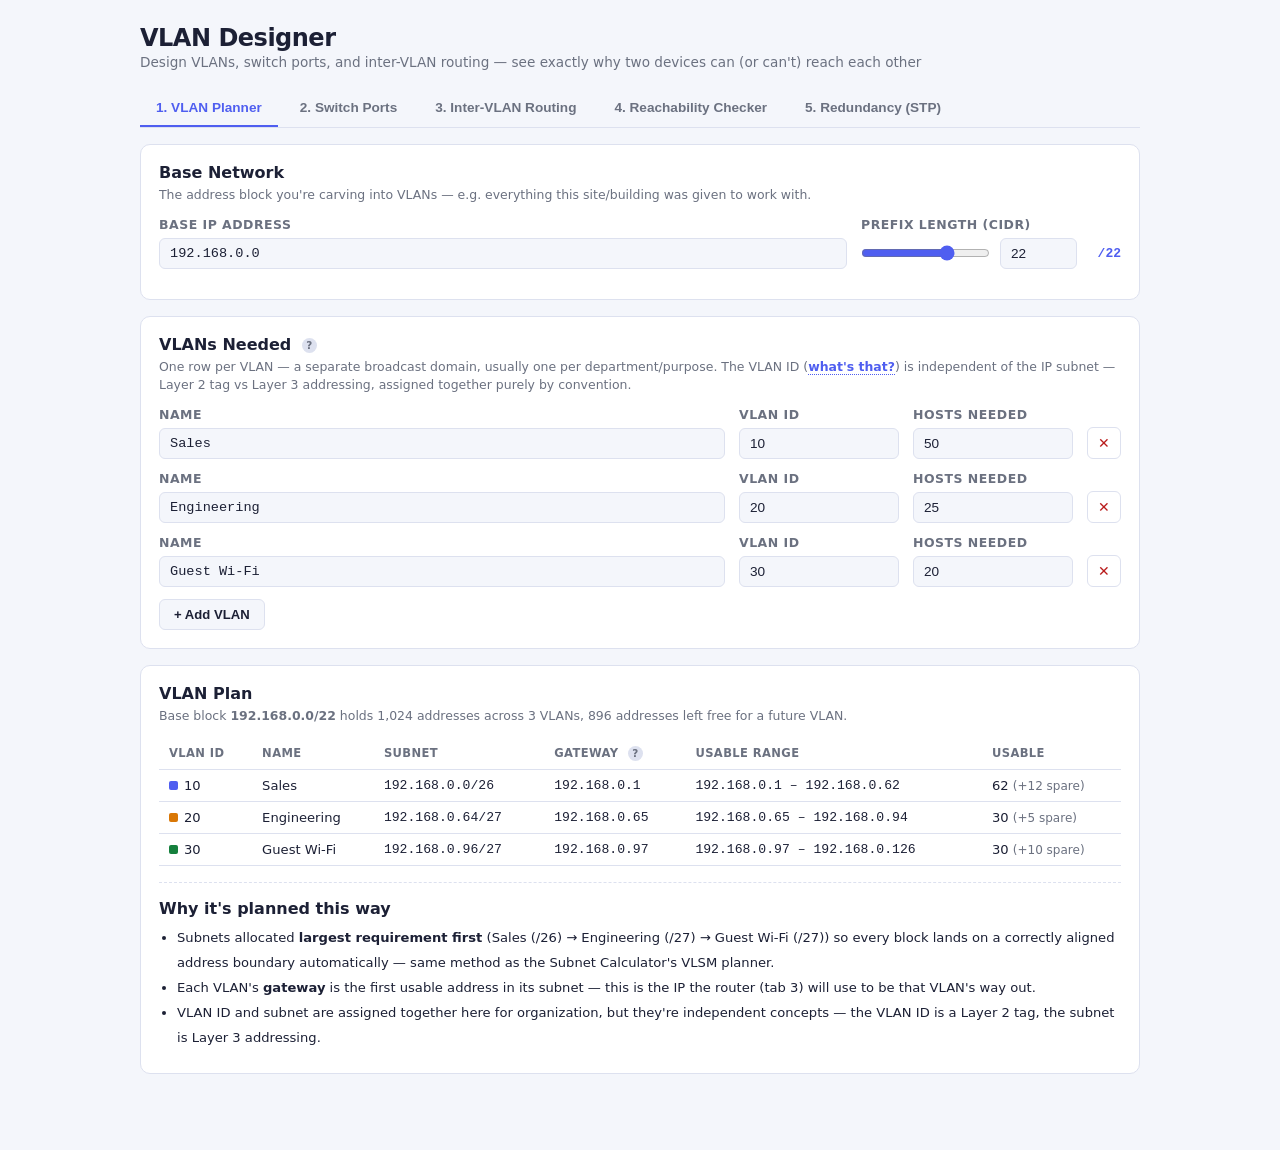
<file: vlan-designer/ui/index.html>
<!DOCTYPE html>
<html lang="en">
<head>
<meta charset="UTF-8" />
<meta name="viewport" content="width=device-width, initial-scale=1.0" />
<title>VLAN Designer</title>
<style>
  *, *::before, *::after { box-sizing: border-box; margin: 0; padding: 0; }
  :root {
    --bg: #f4f6fb; --surface: #ffffff; --border: #dde1ef;
    --text: #1c2035; --muted: #6b7180; --accent: #4f5ef0;
    --ok-bg: rgba(21,128,61,0.08); --ok-text: #15803d; --ok-border: rgba(21,128,61,0.3);
    --err-bg: rgba(220,38,38,0.06); --err-text: #b91c1c; --err-border: rgba(220,38,38,0.3);
    --warn-bg: rgba(180,83,9,0.08); --warn-text: #b45309; --warn-border: rgba(180,83,9,0.3);
  }
  body {
    font-family: 'Segoe UI', system-ui, sans-serif;
    background: var(--bg); color: var(--text);
    min-height: 100vh; padding: 24px 20px 60px;
  }
  header { max-width: 1000px; margin: 0 auto 20px; }
  header h1 { font-size: 1.5rem; font-weight: 700; letter-spacing: -0.5px; }
  header h1 span { color: var(--accent); }
  header p { color: var(--muted); font-size: 0.85rem; margin-top: 2px; }

  .wrap { max-width: 1000px; margin: 0 auto; }

  .tabs { display: flex; flex-wrap: wrap; gap: 6px; margin-bottom: 16px; border-bottom: 1px solid var(--border); }
  .tab-btn {
    background: none; border: none; cursor: pointer;
    padding: 10px 16px; font-size: 0.85rem; font-weight: 600;
    color: var(--muted); border-bottom: 2px solid transparent;
    transition: color 0.15s, border-color 0.15s;
  }
  .tab-btn:hover { color: var(--text); }
  .tab-btn.active { color: var(--accent); border-bottom-color: var(--accent); }
  .panel { display: none; }
  .panel.active { display: block; }

  .card { background: var(--surface); border: 1px solid var(--border); border-radius: 10px; padding: 18px; margin-bottom: 16px; }
  .card h2 { font-size: 1rem; font-weight: 700; margin-bottom: 4px; }
  .card .hint { font-size: 0.78rem; color: var(--muted); margin-bottom: 12px; line-height: 1.5; }

  label { font-size: 0.78rem; font-weight: 600; text-transform: uppercase; letter-spacing: 0.5px; color: var(--muted); display: block; margin-bottom: 6px; }
  input[type="text"], input[type="number"], select {
    background: var(--bg); color: var(--text); border: 1px solid var(--border);
    border-radius: 6px; padding: 7px 10px; font-size: 0.85rem; width: 100%;
  }
  input[type="text"] { font-family: 'Cascadia Code', 'Fira Code', 'Courier New', monospace; }
  input:focus, select:focus { outline: 2px solid var(--accent); outline-offset: 1px; }
  .field { margin-bottom: 12px; }
  .row { display: flex; gap: 14px; flex-wrap: wrap; align-items: flex-end; }
  .row > .field { flex: 1; min-width: 160px; }
  .prefix-row { display: flex; align-items: center; gap: 10px; }
  .prefix-row input[type="range"] { flex: 1; accent-color: var(--accent); }
  .prefix-label { font-family: monospace; font-weight: 700; color: var(--accent); min-width: 34px; text-align: right; }
  .divider { border-top: 1px dashed var(--border); margin: 16px 0; }

  .msg { font-size: 0.8rem; border-radius: 7px; padding: 9px 12px; margin: 10px 0; display: none; white-space: pre-wrap; line-height: 1.6; }
  .msg.error { display: block; background: var(--err-bg); color: var(--err-text); border: 1px solid var(--err-border); }
  .msg.warn  { display: block; background: var(--warn-bg); color: var(--warn-text); border: 1px solid var(--warn-border); }
  .msg.ok    { display: block; background: var(--ok-bg);  color: var(--ok-text);  border: 1px solid var(--ok-border); }

  .add-row-btn { background: var(--bg); border: 1px solid var(--border); border-radius: 6px; padding: 7px 14px; font-size: 0.82rem; font-weight: 600; color: var(--text); cursor: pointer; }
  .add-row-btn:hover { border-color: var(--accent); color: var(--accent); }
  .row-remove-btn { background: none; border: 1px solid var(--border); border-radius: 6px; padding: 7px 10px; cursor: pointer; color: var(--err-text); font-size: 0.85rem; }

  .data-table { width: 100%; border-collapse: collapse; font-size: 0.82rem; }
  .data-table th { text-align: left; padding: 8px 10px; border-bottom: 1px solid var(--border); color: var(--muted); font-size: 0.72rem; text-transform: uppercase; letter-spacing: 0.4px; }
  .data-table td { padding: 8px 10px; border-bottom: 1px solid var(--border); vertical-align: top; }
  .data-table td.mono { font-family: monospace; }
  .color-swatch { display: inline-block; width: 9px; height: 9px; border-radius: 2px; margin-right: 6px; }

  .explain-points { font-size: 0.82rem; line-height: 1.9; margin-bottom: 4px; }
  .explain-points li { margin-left: 18px; }

  /* ── Info icons + popover (shared Toolbox pattern) ───────────────────── */
  .info-icon {
    display: inline-flex; align-items: center; justify-content: center;
    width: 15px; height: 15px; border-radius: 50%; vertical-align: middle;
    background: var(--border); color: var(--muted);
    font-size: 0.65rem; font-weight: 700; cursor: pointer; margin-left: 5px; user-select: none;
  }
  .info-icon:hover { background: var(--accent); color: #fff; }
  .term { border-bottom: 1.5px dotted var(--accent); cursor: pointer; font-weight: 600; color: var(--accent); }
  .info-popover {
    position: fixed; max-width: 320px; background: #10131f; color: #d7dcf0;
    border-radius: 8px; padding: 12px 34px 12px 14px; font-size: 0.78rem;
    line-height: 1.6; box-shadow: 0 8px 24px rgba(0,0,0,0.3); z-index: 1000; display: none;
  }
  .info-popover .t { font-weight: 700; margin-bottom: 5px; color: #fff; font-size: 0.82rem; }
  .info-popover .close { position: absolute; top: 8px; right: 10px; cursor: pointer; color: #8b93b8; font-size: 0.85rem; line-height: 1; }
  .info-popover .close:hover { color: #fff; }

  /* ── Topology / port diagrams ─────────────────────────────────────────── */
  .topo { display: flex; align-items: center; gap: 8px; flex-wrap: wrap; margin: 14px 0; }
  .topo-box {
    border-radius: 8px; padding: 10px 14px; font-size: 0.8rem; font-weight: 700; text-align: center;
    min-width: 90px; border: 1px solid var(--border);
  }
  .topo-box.switch { background: rgba(79,94,240,0.1); border-color: var(--accent); color: var(--accent); }
  .topo-box.router { background: rgba(217,119,6,0.1); border-color: #d97706; color: #d97706; }
  .topo-arrow { color: var(--muted); font-size: 1.1rem; }
  .port-list { display: grid; grid-template-columns: repeat(auto-fill, minmax(150px, 1fr)); gap: 8px; margin: 10px 0; }
  .port-chip {
    border-radius: 8px; padding: 8px 10px; font-size: 0.78rem; border: 1px solid var(--border);
  }
  .port-chip .label { font-weight: 700; }
  .port-chip .sub { color: var(--muted); font-size: 0.72rem; margin-top: 2px; }
  .port-chip.trunk { background: rgba(124,58,237,0.08); border-color: #7c3aed; }

  .frame-diagram { display: flex; flex-wrap: wrap; gap: 2px; margin: 10px 0; font-family: monospace; font-size: 0.72rem; }
  .frame-part { padding: 8px 6px; text-align: center; color: #fff; border-radius: 3px; flex: 1; min-width: 70px; }

  .cli-block {
    background: #10131f; color: #d7dcf0; border-radius: 8px; padding: 14px 16px;
    font-family: 'Cascadia Code', 'Fira Code', 'Courier New', monospace; font-size: 0.8rem;
    line-height: 1.7; overflow-x: auto; white-space: pre-wrap;
  }
  .cli-block .c { color: #8b93b8; }

  .path-steps { list-style: none; }
  .path-steps li {
    padding: 8px 12px; border-left: 3px solid var(--accent); background: var(--bg);
    margin-bottom: 6px; border-radius: 0 6px 6px 0; font-size: 0.85rem;
  }
  .path-steps li.hop { border-left-color: #d97706; }

  @media (max-width: 700px) { .row { flex-direction: column; align-items: stretch; } }
</style>
</head>
<body>

<header>
  <h1>VLAN<span> </span>Designer</h1>
  <p>Design VLANs, switch ports, and inter-VLAN routing — see exactly why two devices can (or can't) reach each other</p>
</header>

<div class="wrap">

  <div class="tabs">
    <button class="tab-btn active" data-tab="vlans">1. VLAN Planner</button>
    <button class="tab-btn" data-tab="ports">2. Switch Ports</button>
    <button class="tab-btn" data-tab="router">3. Inter-VLAN Routing</button>
    <button class="tab-btn" data-tab="reach">4. Reachability Checker</button>
    <button class="tab-btn" data-tab="stp">5. Redundancy (STP)</button>
  </div>

  <!-- ══════════════════════════ TAB 1: VLAN PLANNER ══════════════════════════ -->
  <div class="panel active" id="panel-vlans">
    <div class="card">
      <h2>Base Network</h2>
      <p class="hint">The address block you're carving into VLANs — e.g. everything this site/building was given to work with.</p>
      <div class="row">
        <div class="field">
          <label>Base IP Address</label>
          <input type="text" id="vlan-base-ip" value="192.168.0.0" placeholder="e.g. 192.168.0.0 or 192.168.0.0/22">
        </div>
        <div class="field" style="max-width:260px;">
          <label>Prefix Length (CIDR)</label>
          <div class="prefix-row">
            <input type="range" id="vlan-base-slider" min="0" max="32" value="22">
            <input type="number" id="vlan-base-num" min="0" max="32" value="22">
            <span class="prefix-label" id="vlan-base-display">/22</span>
          </div>
        </div>
      </div>
      <div id="vlan-base-msg" class="msg"></div>
    </div>

    <div class="card">
      <h2>VLANs Needed
        <span class="info-icon" onclick="showInfoPopover(this, 'vlan')">?</span>
      </h2>
      <p class="hint">
        One row per VLAN — a separate broadcast domain, usually one per department/purpose. The VLAN ID
        (<span class="term" onclick="showInfoPopover(this, 'vlanId')">what's that?</span>) is independent
        of the IP subnet — Layer 2 tag vs Layer 3 addressing, assigned together purely by convention.
      </p>
      <div id="vlan-rows"></div>
      <button type="button" class="add-row-btn" id="vlan-add-row">+ Add VLAN</button>
      <div id="vlan-msg" class="msg"></div>
    </div>

    <div class="card" id="vlan-results-card" style="display:none;">
      <h2>VLAN Plan</h2>
      <p class="hint" id="vlan-summary"></p>
      <div style="overflow-x:auto;">
        <table class="data-table" id="vlan-table"></table>
      </div>
      <div class="divider"></div>
      <h2 style="margin-bottom:8px;">Why it's planned this way</h2>
      <div class="explain-points" id="vlan-points"></div>
    </div>
  </div>

  <!-- ══════════════════════════ TAB 2: SWITCH PORTS ══════════════════════════ -->
  <div class="panel" id="panel-ports">
    <div class="card" id="ports-need-vlans-msg">
      <p class="hint">Plan your VLANs in tab 1 first — switch ports are assigned to VLANs planned there.</p>
    </div>

    <div id="ports-content" style="display:none;">
      <div class="card">
        <h2>Access Ports
          <span class="info-icon" onclick="showInfoPopover(this, 'accessPort')">?</span>
        </h2>
        <p class="hint">One row per device plugged into the switch — pick which VLAN it belongs to.</p>
        <div id="port-rows"></div>
        <button type="button" class="add-row-btn" id="port-add-row">+ Add device</button>
      </div>

      <div class="card">
        <h2>The Switch, Visualized</h2>
        <div class="port-list" id="port-visual"></div>
        <p class="hint" style="margin-top:10px; margin-bottom:0;">
          Every VLAN present on an access port also needs to reach the router — so one port is automatically
          a <span class="term" onclick="showInfoPopover(this, 'trunkPort')">trunk port</span>, carrying all of them at once.
        </p>
      </div>

      <div class="card">
        <h2>How a Trunk Actually Carries Multiple VLANs
          <span class="info-icon" onclick="showInfoPopover(this, 'dot1q')">?</span>
        </h2>
        <p class="hint">A trunk port inserts a 4-byte 802.1Q tag into each Ethernet frame, recording which VLAN it belongs to — that's the entire mechanism:</p>
        <div class="frame-diagram" id="frame-diagram"></div>
        <div class="explain-points">
          <ul>
            <li>Access ports never see this tag — the switch adds it the instant a frame enters a trunk, and strips it the instant a frame leaves onto an access port. Only trunk links ever carry tagged frames.</li>
            <li>This is exactly why a trunk can carry many VLANs on ONE physical cable: the tag is the only thing separating them.</li>
          </ul>
        </div>
      </div>
    </div>
  </div>

  <!-- ══════════════════════════ TAB 3: INTER-VLAN ROUTING ══════════════════════════ -->
  <div class="panel" id="panel-router">
    <div class="card" id="router-need-vlans-msg">
      <p class="hint">Plan your VLANs in tab 1 first — the router's sub-interfaces are generated from the VLANs planned there.</p>
    </div>

    <div id="router-content" style="display:none;">
      <div class="card">
        <h2>Router-on-a-Stick
          <span class="info-icon" onclick="showInfoPopover(this, 'routerOnAStick')">?</span>
        </h2>
        <p class="hint">
          One physical link from the router to the switch's trunk port — divided into one
          <span class="term" onclick="showInfoPopover(this, 'subinterface')">sub-interface</span> per VLAN,
          each using that VLAN's gateway IP from tab 1.
        </p>
        <div class="topo" id="router-topo"></div>
        <div style="overflow-x:auto;">
          <table class="data-table" id="router-table"></table>
        </div>
      </div>

      <div class="card">
        <h2>Generated Config (Cisco-style)</h2>
        <p class="hint">Not copy-paste-ready for a real device, but structurally accurate — this is what the design above actually turns into.</p>
        <div class="cli-block" id="router-cli"></div>
      </div>

      <div class="card">
        <h2>The Alternative: an L3 Switch
          <span class="info-icon" onclick="showInfoPopover(this, 'l3switch')">?</span>
        </h2>
        <p>
          Instead of a separate router, a Layer 3 switch can do this routing internally using
          <span class="term" onclick="showInfoPopover(this, 'svi')">SVIs (Switched Virtual Interfaces)</span> —
          one virtual interface per VLAN, living inside the switch itself. No external router, no physical
          trunk link needed just for routing. Faster (routing happens in hardware) and simpler to cable, but
          requires L3-capable switch hardware, which costs more than a plain Layer 2 switch.
        </p>
      </div>
    </div>
  </div>

  <!-- ══════════════════════════ TAB 4: REACHABILITY CHECKER ══════════════════════════ -->
  <div class="panel" id="panel-reach">
    <div class="card" id="reach-need-vlans-msg">
      <p class="hint">Plan your VLANs in tab 1 first — pick two devices' VLANs to check reachability between them.</p>
    </div>

    <div id="reach-content" style="display:none;">
      <div class="card">
        <h2>Can Device A Reach Device B?</h2>
        <div class="row">
          <div class="field">
            <label>Device A — VLAN</label>
            <select id="reach-vlan-a"></select>
          </div>
          <div class="field">
            <label>Device B — VLAN</label>
            <select id="reach-vlan-b"></select>
          </div>
        </div>
        <div id="reach-msg" class="msg"></div>
      </div>

      <div class="card">
        <h2>Router ACL Rules
          <span class="info-icon" onclick="showInfoPopover(this, 'acl')">?</span>
        </h2>
        <p class="hint">
          A route existing doesn't mean the router allows the traffic — a router can be explicitly
          configured to block specific VLAN-to-VLAN traffic even when it's perfectly capable of routing it.
          Add rules here to see that layered on top of the routing check above.
          (Simplified: only rules you add here have any effect — real router ACLs also have an implicit
          "deny everything else" once any ACL is applied at all; that extra complexity is left out on purpose.)
        </p>
        <div id="acl-rows"></div>
        <button type="button" class="add-row-btn" id="acl-add-row">+ Add ACL rule</button>
      </div>

      <div class="card" id="reach-results-card" style="display:none;">
        <h2 id="reach-verdict"></h2>
        <ul class="path-steps" id="reach-path"></ul>
        <div class="divider"></div>
        <div class="explain-points" id="reach-points"></div>
      </div>
    </div>
  </div>

  <!-- ══════════════════════════ TAB 5: REDUNDANCY / STP ══════════════════════════ -->
  <div class="panel" id="panel-stp">
    <div class="card">
      <h2>Why Redundant Links Need Something Like STP
        <span class="info-icon" onclick="showInfoPopover(this, 'stp')">?</span>
      </h2>
      <p class="hint">
        A fixed illustrative scenario: two switches connected by TWO links for redundancy — if either
        cable fails, the other keeps things connected. But plugged in as-is, this creates a loop, and
        unlike IP packets, Ethernet frames have no TTL to stop them circulating forever.
      </p>
      <div class="msg warn" id="stp-loop-warning" style="display:block; margin:0;"></div>
    </div>

    <div class="card">
      <h2>Bridge Priority — Electing the Root Bridge
        <span class="info-icon" onclick="showInfoPopover(this, 'rootBridge')">?</span>
      </h2>
      <p class="hint">Lower priority wins. Real switches use increments of 4096 (0–61440); ties are broken by the lowest MAC address — Switch A is fixed as the tiebreak-winner here for a predictable example.</p>
      <div class="row">
        <div class="field">
          <label>Switch A Priority</label>
          <input type="number" id="stp-priority-a" min="0" max="65535" step="4096" value="32768">
        </div>
        <div class="field">
          <label>Switch B Priority</label>
          <input type="number" id="stp-priority-b" min="0" max="65535" step="4096" value="32768">
        </div>
      </div>
    </div>

    <div class="card">
      <h2>Resulting Port Roles</h2>
      <div style="overflow-x:auto;">
        <table class="data-table" id="stp-table"></table>
      </div>
      <div class="divider"></div>
      <div class="explain-points" id="stp-points"></div>
    </div>
  </div>

</div>

<div class="info-popover" id="info-popover"></div>

<script>
/* =============================================================================
 * CALCULATION ENGINE — pure functions, no DOM access. Verified standalone
 * (node -e against the extracted engine code) before the UI below was
 * wired to them — same convention as Subnet Calculator.
 * ========================================================================== */

function parseIp(str) {
  const parts = String(str).trim().split('.');
  if (parts.length !== 4) return null;
  const octets = [];
  for (const p of parts) {
    if (!/^\d{1,3}$/.test(p)) return null;
    const n = parseInt(p, 10);
    if (n < 0 || n > 255) return null;
    octets.push(n);
  }
  return octets;
}
function splitIpPrefix(str) {
  const s = String(str).trim();
  const slash = s.indexOf('/');
  if (slash === -1) return { ip: s, prefix: null };
  return { ip: s.slice(0, slash), prefix: parseInt(s.slice(slash + 1), 10) };
}
function octetsToInt(octets) { return ((octets[0] << 24) | (octets[1] << 16) | (octets[2] << 8) | octets[3]) >>> 0; }
function intToOctets(n) { return [(n >>> 24) & 255, (n >>> 16) & 255, (n >>> 8) & 255, n & 255]; }
function cidrToMaskOctets(prefix) {
  if (prefix <= 0) return [0, 0, 0, 0];
  if (prefix >= 32) return [255, 255, 255, 255];
  return intToOctets((~0 << (32 - prefix)) >>> 0);
}
function andOctets(a, b) { return a.map((v, i) => v & b[i]); }
function orOctets(a, b) { return a.map((v, i) => v | b[i]); }
function invertOctets(a) { return a.map(v => 255 - v); }
function fmtIp(octets) { return octets.join('.'); }
function addToInt(octets, delta) { return intToOctets((octetsToInt(octets) + delta) >>> 0); }
function networkAddress(ipOctets, maskOctets) { return andOctets(ipOctets, maskOctets); }
function broadcastAddress(networkOctets, wildcardOctets) { return orOctets(networkOctets, wildcardOctets); }

function hostInfo(prefix, networkOctets, broadcastOctets) {
  if (prefix === 32) return { first: networkOctets, last: networkOctets, count: 1 };
  if (prefix === 31) return { first: networkOctets, last: broadcastOctets, count: 2 };
  return { first: addToInt(networkOctets, 1), last: addToInt(broadcastOctets, -1), count: Math.pow(2, 32 - prefix) - 2 };
}

function minPrefixForHosts(hostsNeeded) {
  if (hostsNeeded <= 0) return 32;
  for (let prefix = 32; prefix >= 0; prefix--) {
    const size = Math.pow(2, 32 - prefix);
    const usable = prefix === 32 ? 1 : prefix === 31 ? 2 : size - 2;
    if (usable >= hostsNeeded) return prefix;
  }
  return 0;
}

// Plans one subnet per VLAN from a base block — largest-requirement-first
// internally (guarantees correct address alignment, same reasoning as
// Subnet Calculator's VLSM planner), but returns results in the VLANs'
// original input order. Each allocation also gets a "gateway" — the first
// usable address in its subnet, which is what the router/L3 switch's
// interface for that VLAN will use.
function planVlans(baseOctets, basePrefix, vlans) {
  const baseSize = Math.pow(2, 32 - basePrefix);
  const baseStart = octetsToInt(networkAddress(baseOctets, cidrToMaskOctets(basePrefix)));

  const withIndex = vlans.map((v, i) => ({ ...v, _idx: i }));
  const sorted = [...withIndex].sort((a, b) => b.hosts - a.hosts || a._idx - b._idx);

  let cursor = baseStart;
  const placed = [];
  sorted.forEach((v, allocOrder) => {
    const prefix = minPrefixForHosts(v.hosts);
    const size = Math.pow(2, 32 - prefix);
    placed.push({ ...v, prefix, size, start: cursor, allocOrder });
    cursor += size;
  });

  const totalUsed = cursor - baseStart;
  if (totalUsed > baseSize) {
    return {
      ok: false,
      error: `These VLANs need ${totalUsed.toLocaleString()} addresses in total, but /${basePrefix} only has ${baseSize.toLocaleString()} — short by ${(totalUsed - baseSize).toLocaleString()}. Use a bigger base block or shrink a VLAN's host count.`,
    };
  }

  const allocations = [...placed].sort((a, b) => a._idx - b._idx).map(p => {
    const netOctets = intToOctets(p.start);
    const maskOctets = cidrToMaskOctets(p.prefix);
    const bcastOctets = broadcastAddress(netOctets, invertOctets(maskOctets));
    const hosts = hostInfo(p.prefix, netOctets, bcastOctets);
    return {
      id: p.id, name: p.name, requested: p.hosts, prefix: p.prefix, size: p.size,
      network: netOctets, mask: maskOctets, broadcast: bcastOctets,
      gateway: hosts.first, first: hosts.first, last: hosts.last, usable: hosts.count,
      allocOrder: p.allocOrder,
    };
  });

  const leftoverSize = baseSize - totalUsed;
  const leftover = leftoverSize > 0 ? { start: intToOctets(cursor), size: leftoverSize } : null;

  return { ok: true, allocations, leftover };
}

// VLAN IDs conventionally increment by 10 (10, 20, 30...) — leaves room to
// insert one later without renumbering everything. Just a default suggestion,
// always overridable.
function suggestVlanId(index) { return (index + 1) * 10; }

function escHtml(s) {
  return String(s).replace(/&/g, '&amp;').replace(/</g, '&lt;').replace(/>/g, '&gt;').replace(/"/g, '&quot;');
}

// Computes STP port roles for the tool's one fixed illustrative topology:
// two switches (A, B) joined by exactly two direct links (Fa0/1 <-> Fa0/1,
// Fa0/2 <-> Fa0/2). Real STP breaks priority ties by lowest MAC address;
// this tool fixes Switch A as the deterministic tiebreak-winner so the same
// inputs always produce the same, explainable result.
//
// Root bridge: every one of its active ports is Designated (Forwarding) —
// by definition, the root has no better path to itself than itself.
// Non-root bridge: with two equal-cost direct links to the same root, real
// STP breaks the tie by the lowest port ID on the BPDU sender (the root) —
// so the link touching the root's LOWER-numbered port becomes the Root
// Port (Forwarding); the other link's port on the non-root switch becomes
// Blocking (still physically connected, not carrying data traffic).
function computeStp(priorityA, priorityB) {
  const rootIsA = priorityA <= priorityB; // tie -> A wins (fixed tiebreak)
  const root = rootIsA ? 'A' : 'B';
  const other = rootIsA ? 'B' : 'A';
  return {
    root,
    ports: {
      [root]:  { 'Fa0/1': 'Designated (Forwarding)', 'Fa0/2': 'Designated (Forwarding)' },
      [other]: { 'Fa0/1': 'Root Port (Forwarding)',   'Fa0/2': 'Blocking' },
    },
  };
}

// Checks a list of ACL rules ({srcVlanId, dstVlanId, action}) against one
// specific (src, dst) VLAN pair. First matching rule wins, like a real ACL
// evaluated top-to-bottom; no match at all means permitted by default (see
// the UI's note on the simplification vs a real implicit deny-all).
function checkAcl(rules, srcVlanId, dstVlanId) {
  for (const rule of rules) {
    if (rule.srcVlanId === srcVlanId && rule.dstVlanId === dstVlanId) {
      return { blocked: rule.action === 'deny', rule };
    }
  }
  return { blocked: false, rule: null };
}

/* =============================================================================
 * UI WIRING
 * ========================================================================== */

// ── Shared state: the VLAN plan, once computed in tab 1, drives tabs 2-4 ──
let VLAN_PLAN = null; // result of planVlans(), or null until tab 1 succeeds

const VLAN_COLORS = ['#4f5ef0', '#d97706', '#15803d', '#dc2626', '#7c3aed', '#0891b2', '#be185d', '#65a30d'];

// ── Tabs ──────────────────────────────────────────────────────────────────
document.querySelectorAll('.tab-btn').forEach(btn => {
  btn.addEventListener('click', () => {
    document.querySelectorAll('.tab-btn').forEach(b => b.classList.remove('active'));
    document.querySelectorAll('.panel').forEach(p => p.classList.remove('active'));
    btn.classList.add('active');
    document.getElementById('panel-' + btn.dataset.tab).classList.add('active');
  });
});

function showMsg(el, text, kind) { el.textContent = text; el.className = 'msg ' + kind; }
function hideMsg(el) { el.className = 'msg'; el.textContent = ''; }

// ── Click-to-explain popovers ────────────────────────────────────────────
const TERM_INFO = {
  vlan: {
    title: 'VLAN (Virtual LAN)',
    text: "A way to split ONE physical switch into multiple separate broadcast domains, as if they were on entirely different physical switches — without actually needing separate hardware. Devices in different VLANs can't see each other's broadcasts (or talk directly at all) even if plugged into the exact same switch, until a router connects them.",
  },
  vlanId: {
    title: 'VLAN ID',
    text: "A number (1-4094) identifying a VLAN — purely a Layer 2 label, completely independent of any IP subnet. Convention assigns each VLAN both an ID and a subnet together for organization, but the protocol itself doesn't require any relationship between the two — you could technically use any subnet with any VLAN ID.",
  },
  broadcastDomain: {
    title: 'Broadcast Domain',
    text: "The set of devices that receive each other's broadcast traffic (like ARP requests) directly. Every VLAN is its own broadcast domain — that's the entire point of VLANs: containing broadcast traffic to just the devices that need to see it, instead of every device on the whole physical network.",
  },
  gatewayIp: {
    title: 'Gateway IP',
    text: "The address a device sends traffic to when the destination is outside its own subnet/VLAN. Conventionally the first usable address in the subnet (e.g. .1), but that's just convention — any usable address works as long as every device is configured to use the same one.",
  },
  accessPort: {
    title: 'Access Port',
    text: "A switch port assigned to exactly ONE VLAN. Frames in and out are untagged — the connected device (a PC, printer, etc.) has no idea VLANs even exist; the switch handles the VLAN membership entirely on its own.",
  },
  trunkPort: {
    title: 'Trunk Port',
    text: "A switch port that carries traffic for MULTIPLE VLANs at once over a single physical link — typically connecting to a router, another switch, or a server that itself understands VLAN tags. Distinguished from an access port by tagging every frame with its VLAN ID (802.1Q).",
  },
  dot1q: {
    title: '802.1Q (Dot1Q)',
    text: "The IEEE standard defining how a VLAN tag gets inserted into an Ethernet frame — a 4-byte field added right after the source MAC address, containing (among other things) the 12-bit VLAN ID. This is the entire technical mechanism that makes trunking possible.",
  },
  nativeVlan: {
    title: 'Native VLAN',
    text: "On a trunk port, traffic for ONE specific VLAN is allowed to pass untagged (for compatibility with older equipment) — that's the native VLAN. A common real-world misconfiguration is mismatched native VLANs on two ends of a trunk, which silently leaks traffic between VLANs. Covered in more detail in a later addition to this tool.",
  },
  routerOnAStick: {
    title: 'Router-on-a-Stick',
    text: "A router with just ONE physical connection to the network, doing inter-VLAN routing entirely through sub-interfaces on that single link — nicknamed for the router looking like it's stuck on the end of one cable ('a stick') despite serving many VLANs.",
  },
  subinterface: {
    title: 'Sub-interface',
    text: "A logical division of one physical router interface into multiple virtual ones (e.g. GigabitEthernet0/0.10, .20, .30) — each configured with its own IP address and VLAN tag, so one physical port can act as the gateway for many separate VLANs simultaneously.",
  },
  l3switch: {
    title: 'Layer 3 Switch',
    text: "A switch that can also route between VLANs internally, blurring the traditional switch/router distinction. Cheaper per-port and faster than a separate router (routing happens in hardware, called ASIC-based routing) for LAN-to-LAN traffic, but typically lacks a full router's WAN features (e.g. NAT, VPN termination).",
  },
  svi: {
    title: 'SVI (Switched Virtual Interface)',
    text: "A virtual interface INSIDE an L3 switch representing a VLAN's gateway — functionally the same job as a router's sub-interface in router-on-a-stick, just implemented inside the switch itself instead of requiring an external router and a dedicated trunk link just for routing.",
  },
  macTable: {
    title: 'MAC Address Table',
    text: "The switch's memory of which MAC address is reachable out of which port, learned automatically by watching source addresses on incoming frames. Within a single VLAN, this is ALL a switch needs to deliver a frame directly — no IP addressing or routing involved at all.",
  },
  acl: {
    title: 'ACL (Access Control List)',
    text: "A router (or switch) can be configured with explicit rules about which traffic to allow or block, checked in order, top to bottom, on top of whatever routing already exists. A route to a destination existing doesn't mean traffic is actually allowed to go there — the ACL is a separate, deliberate policy decision layered on top.",
  },
  stp: {
    title: 'STP (Spanning Tree Protocol)',
    text: "Prevents Ethernet loops by having switches negotiate which redundant links to actively block, keeping only one loop-free path active at a time — while still monitoring the blocked link(s) so they can take over automatically if the active path fails. Without it, a physical loop between switches causes a broadcast storm: frames circulate and get duplicated forever, since Ethernet frames (unlike IP packets) have no TTL to eventually expire them.",
  },
  rootBridge: {
    title: 'Root Bridge',
    text: "The one switch every other switch in the STP topology measures its path against — elected by lowest Bridge ID (Priority first, then lowest MAC address as a tiebreak). Every other switch then figures out its own best (lowest-cost) path back to the root, and blocks any redundant path that isn't needed.",
  },
};

function showInfoPopover(anchorEl, key) {
  const info = TERM_INFO[key];
  if (!info) return;
  const pop = document.getElementById('info-popover');
  pop.innerHTML = `<span class="close" onclick="hideInfoPopover()">✕</span><div class="t">${escHtml(info.title)}</div><div>${info.text}</div>`;
  pop.style.display = 'block';
  const rect = anchorEl.getBoundingClientRect();
  const popWidth = 320;
  let left = Math.min(rect.left, window.innerWidth - popWidth - 16);
  left = Math.max(left, 8);
  pop.style.left = left + 'px';
  pop.style.top = (rect.bottom + 6) + 'px';
  requestAnimationFrame(() => {
    const popRect = pop.getBoundingClientRect();
    if (popRect.bottom > window.innerHeight) pop.style.top = Math.max(8, rect.top - popRect.height - 6) + 'px';
  });
}
function hideInfoPopover() { document.getElementById('info-popover').style.display = 'none'; }
document.addEventListener('click', (e) => {
  if (!e.target.classList.contains('info-icon') && !e.target.classList.contains('term') && !e.target.closest('#info-popover')) hideInfoPopover();
});
document.addEventListener('keydown', (e) => { if (e.key === 'Escape') hideInfoPopover(); });

/* ── Tab 1: VLAN Planner ─────────────────────────────────────────────── */

const vlanBaseIp = document.getElementById('vlan-base-ip');
const vlanSlider = document.getElementById('vlan-base-slider');
const vlanNum = document.getElementById('vlan-base-num');
const vlanLabel = document.getElementById('vlan-base-display');
const vlanBaseMsg = document.getElementById('vlan-base-msg');
const vlanMsg = document.getElementById('vlan-msg');
const vlanResultsCard = document.getElementById('vlan-results-card');
const vlanRowsEl = document.getElementById('vlan-rows');

function syncVlanPrefix(v) { vlanSlider.value = v; vlanNum.value = v; vlanLabel.textContent = '/' + v; }
vlanSlider.addEventListener('input', () => { syncVlanPrefix(+vlanSlider.value); runVlanPlan(); });
vlanNum.addEventListener('input', () => { syncVlanPrefix(Math.max(0, Math.min(32, +vlanNum.value || 0))); runVlanPlan(); });
vlanBaseIp.addEventListener('input', () => {
  const { ip, prefix } = splitIpPrefix(vlanBaseIp.value);
  if (prefix !== null && !Number.isNaN(prefix) && prefix >= 0 && prefix <= 32) syncVlanPrefix(prefix);
  runVlanPlan();
});

let _vlanRowCounter = 0;
function addVlanRow(name, id, hosts) {
  const idx = _vlanRowCounter++;
  const row = document.createElement('div');
  row.className = 'row';
  row.id = 'vlan-row-' + idx;
  row.innerHTML = `
    <div class="field" style="flex:2;">
      <label>Name</label>
      <input type="text" class="vlan-name" placeholder="e.g. Sales" value="${escHtml(name || '')}">
    </div>
    <div class="field" style="max-width:100px;">
      <label>VLAN ID</label>
      <input type="number" class="vlan-id" min="1" max="4094" value="${id != null ? id : suggestVlanId(idx)}">
    </div>
    <div class="field" style="max-width:140px;">
      <label>Hosts Needed</label>
      <input type="number" class="vlan-hosts" min="0" value="${hosts || ''}">
    </div>
    <div class="field" style="flex:0 0 auto; min-width:auto;">
      <button type="button" class="row-remove-btn">✕</button>
    </div>`;
  vlanRowsEl.appendChild(row);
  row.querySelectorAll('input').forEach(el => el.addEventListener('input', runVlanPlan));
  row.querySelector('.row-remove-btn').addEventListener('click', () => { row.remove(); runVlanPlan(); });
}
document.getElementById('vlan-add-row').addEventListener('click', () => addVlanRow('', null, ''));

function runVlanPlan() {
  const baseOctets = parseIp(splitIpPrefix(vlanBaseIp.value).ip);
  const basePrefix = +vlanNum.value;

  if (!baseOctets) {
    if (vlanBaseIp.value.trim()) showMsg(vlanBaseMsg, 'Enter a valid IPv4 base address, e.g. 192.168.0.0', 'error');
    else hideMsg(vlanBaseMsg);
    vlanResultsCard.style.display = 'none';
    VLAN_PLAN = null;
    refreshDependentTabs();
    return;
  }
  hideMsg(vlanBaseMsg);

  const rows = Array.from(vlanRowsEl.querySelectorAll('.row'));
  const vlanIds = new Set();
  let dupId = null;
  const vlans = rows.map(row => {
    const id = parseInt(row.querySelector('.vlan-id').value, 10);
    if (vlanIds.has(id)) dupId = id;
    vlanIds.add(id);
    return {
      name: row.querySelector('.vlan-name').value.trim(),
      id: id,
      hosts: Math.max(0, parseInt(row.querySelector('.vlan-hosts').value, 10) || 0),
    };
  }).filter(v => v.name && v.hosts > 0);

  if (vlans.length === 0) {
    showMsg(vlanMsg, 'Add at least one VLAN with a name and a host count above 0.', 'error');
    vlanResultsCard.style.display = 'none';
    VLAN_PLAN = null;
    refreshDependentTabs();
    return;
  }
  if (dupId != null) {
    showMsg(vlanMsg, `VLAN ID ${dupId} is used more than once — each VLAN needs a unique ID.`, 'error');
    vlanResultsCard.style.display = 'none';
    VLAN_PLAN = null;
    refreshDependentTabs();
    return;
  }
  hideMsg(vlanMsg);

  const plan = planVlans(baseOctets, basePrefix, vlans);
  if (!plan.ok) {
    showMsg(vlanMsg, plan.error, 'error');
    vlanResultsCard.style.display = 'none';
    VLAN_PLAN = null;
    refreshDependentTabs();
    return;
  }

  VLAN_PLAN = plan;
  const baseSize = Math.pow(2, 32 - basePrefix);

  document.getElementById('vlan-summary').innerHTML =
    `Base block <strong>${fmtIp(baseOctets)}/${basePrefix}</strong> holds ${baseSize.toLocaleString()} addresses across ${vlans.length} VLAN${vlans.length > 1 ? 's' : ''}` +
    (plan.leftover ? `, ${plan.leftover.size.toLocaleString()} addresses left free for a future VLAN.` : ', using the entire block.');

  const table = document.getElementById('vlan-table');
  const header = `<tr><th>VLAN ID</th><th>Name</th><th>Subnet</th><th>Gateway <span class="info-icon" onclick="showInfoPopover(this, 'gatewayIp')">?</span></th><th>Usable Range</th><th>Usable</th></tr>`;
  const rowsHtml = plan.allocations.map((a, i) => `
    <tr>
      <td><span class="color-swatch" style="background:${VLAN_COLORS[i % VLAN_COLORS.length]}"></span>${a.id}</td>
      <td>${escHtml(a.name)}</td>
      <td class="mono">${fmtIp(a.network)}/${a.prefix}</td>
      <td class="mono">${fmtIp(a.gateway)}</td>
      <td class="mono">${fmtIp(a.first)} – ${fmtIp(a.last)}</td>
      <td>${a.usable.toLocaleString()}${a.usable > a.requested ? ` <span style="color:var(--muted); font-size:0.75rem;">(+${(a.usable-a.requested).toLocaleString()} spare)</span>` : ''}</td>
    </tr>`).join('');
  table.innerHTML = header + rowsHtml;

  const orderedNames = [...plan.allocations].sort((a,b) => a.allocOrder - b.allocOrder).map(a => `${escHtml(a.name)} (/${a.prefix})`);
  const pts = [
    `Subnets allocated <strong>largest requirement first</strong> (${orderedNames.join(' → ')}) so every block lands on a correctly aligned address boundary automatically — same method as the Subnet Calculator's VLSM planner.`,
    `Each VLAN's <strong>gateway</strong> is the first usable address in its subnet — this is the IP the router (tab 3) will use to be that VLAN's way out.`,
    `VLAN ID and subnet are assigned together here for organization, but they're independent concepts — the VLAN ID is a Layer 2 tag, the subnet is Layer 3 addressing.`,
  ];
  document.getElementById('vlan-points').innerHTML = '<ul>' + pts.map(p => `<li>${p}</li>`).join('') + '</ul>';

  vlanResultsCard.style.display = 'block';
  refreshDependentTabs();
}

// Seed with a worked example.
addVlanRow('Sales', 10, 50);
addVlanRow('Engineering', 20, 25);
addVlanRow('Guest Wi-Fi', 30, 20);

/* ── Tab 2: Switch Ports ─────────────────────────────────────────────── */

let _portRowCounter = 0;
const portRowsEl = document.getElementById('port-rows');

function addPortRow(name, vlanId) {
  const idx = _portRowCounter++;
  const row = document.createElement('div');
  row.className = 'row';
  row.id = 'port-row-' + idx;
  const options = VLAN_PLAN ? VLAN_PLAN.allocations.map(a => `<option value="${a.id}" ${a.id === vlanId ? 'selected' : ''}>VLAN ${a.id} — ${escHtml(a.name)}</option>`).join('') : '';
  row.innerHTML = `
    <div class="field" style="flex:2;">
      <label>Device</label>
      <input type="text" class="port-name" placeholder="e.g. PC-1" value="${escHtml(name || '')}">
    </div>
    <div class="field">
      <label>VLAN</label>
      <select class="port-vlan">${options}</select>
    </div>
    <div class="field" style="flex:0 0 auto; min-width:auto;">
      <button type="button" class="row-remove-btn">✕</button>
    </div>`;
  portRowsEl.appendChild(row);
  row.querySelectorAll('input,select').forEach(el => el.addEventListener('input', renderPortsTab));
  row.querySelector('.row-remove-btn').addEventListener('click', () => { row.remove(); renderPortsTab(); });
}
document.getElementById('port-add-row').addEventListener('click', () => addPortRow('', VLAN_PLAN ? VLAN_PLAN.allocations[0].id : null));

function renderPortsTab() {
  const hasVlans = !!VLAN_PLAN;
  document.getElementById('ports-need-vlans-msg').style.display = hasVlans ? 'none' : 'block';
  document.getElementById('ports-content').style.display = hasVlans ? 'block' : 'none';
  if (!hasVlans) return;

  // Keep every port row's VLAN dropdown in sync with the current plan.
  document.querySelectorAll('#port-rows .row').forEach(row => {
    const sel = row.querySelector('.port-vlan');
    const current = sel.value;
    sel.innerHTML = VLAN_PLAN.allocations.map(a => `<option value="${a.id}">VLAN ${a.id} — ${escHtml(a.name)}</option>`).join('');
    if ([...sel.options].some(o => o.value === current)) sel.value = current;
  });

  const visual = document.getElementById('port-visual');
  const ports = Array.from(document.querySelectorAll('#port-rows .row')).map(row => ({
    name: row.querySelector('.port-name').value.trim() || '(unnamed)',
    vlanId: +row.querySelector('.port-vlan').value,
  }));
  const vlanColor = (id) => {
    const i = VLAN_PLAN.allocations.findIndex(a => a.id === id);
    return VLAN_COLORS[i % VLAN_COLORS.length];
  };
  let html = ports.map(p => {
    const vlan = VLAN_PLAN.allocations.find(a => a.id === p.vlanId);
    return `<div class="port-chip" style="border-color:${vlanColor(p.vlanId)};">
      <div class="label">${escHtml(p.name)}</div>
      <div class="sub">Access · VLAN ${p.vlanId}${vlan ? ' (' + escHtml(vlan.name) + ')' : ''}</div>
    </div>`;
  }).join('');
  const allVlanNames = VLAN_PLAN.allocations.map(a => a.id).join(', ');
  html += `<div class="port-chip trunk">
    <div class="label">Uplink to Router</div>
    <div class="sub">Trunk · carries VLANs ${allVlanNames}</div>
  </div>`;
  visual.innerHTML = html;

  // 802.1Q frame diagram
  const frame = document.getElementById('frame-diagram');
  const parts = [
    ['Dest MAC', 6, '#4f5ef0'], ['Src MAC', 6, '#4f5ef0'],
    ['802.1Q Tag (incl. VLAN ID)', 4, '#7c3aed'],
    ['EtherType', 2, '#4f5ef0'], ['Payload', '46–1500', '#15803d'], ['FCS', 4, '#6b7280'],
  ];
  frame.innerHTML = parts.map(([label, bytes, color]) =>
    `<div class="frame-part" style="background:${color};">${escHtml(label)}<br><span style="opacity:0.75;">${bytes} bytes</span></div>`
  ).join('');
}
document.querySelectorAll('#panel-ports').forEach(() => {}); // (no-op; kept for clarity of intent)

/* ── Tab 3: Inter-VLAN Routing ───────────────────────────────────────── */

function renderRouterTab() {
  const hasVlans = !!VLAN_PLAN;
  document.getElementById('router-need-vlans-msg').style.display = hasVlans ? 'none' : 'block';
  document.getElementById('router-content').style.display = hasVlans ? 'block' : 'none';
  if (!hasVlans) return;

  document.getElementById('router-topo').innerHTML = `
    <div class="topo-box switch">Switch<br><span style="font-weight:400; font-size:0.72rem;">(trunk port)</span></div>
    <span class="topo-arrow">──── 1 physical link ────▶</span>
    <div class="topo-box router">Router<br><span style="font-weight:400; font-size:0.72rem;">(${VLAN_PLAN.allocations.length} sub-interfaces)</span></div>`;

  const table = document.getElementById('router-table');
  const header = `<tr><th>Sub-interface</th><th>VLAN</th><th>Encapsulation</th><th>IP Address (Gateway)</th></tr>`;
  const rows = VLAN_PLAN.allocations.map((a, i) => `
    <tr>
      <td class="mono">GigabitEthernet0/0.${a.id}</td>
      <td><span class="color-swatch" style="background:${VLAN_COLORS[i % VLAN_COLORS.length]}"></span>${a.id} (${escHtml(a.name)})</td>
      <td class="mono">dot1Q ${a.id}</td>
      <td class="mono">${fmtIp(a.gateway)}/${a.prefix}</td>
    </tr>`).join('');
  table.innerHTML = header + rows;

  const cliLines = [`<span class="c">! One sub-interface per VLAN, on the single physical trunk link</span>`, `interface GigabitEthernet0/0`, ` no ip address`, ` no shutdown`, ``];
  VLAN_PLAN.allocations.forEach(a => {
    cliLines.push(`interface GigabitEthernet0/0.${a.id}`);
    cliLines.push(` encapsulation dot1Q ${a.id}`);
    cliLines.push(` ip address ${fmtIp(a.gateway)} ${fmtIp(a.mask)}`);
    cliLines.push(``);
  });
  document.getElementById('router-cli').innerHTML = cliLines.join('\n');
}

/* ── Tab 4: Reachability Checker ─────────────────────────────────────── */

const reachVlanA = document.getElementById('reach-vlan-a');
const reachVlanB = document.getElementById('reach-vlan-b');
const reachResultsCard = document.getElementById('reach-results-card');
const aclRowsEl = document.getElementById('acl-rows');

let _aclRowCounter = 0;
function addAclRow(srcId, dstId, action) {
  const idx = _aclRowCounter++;
  const row = document.createElement('div');
  row.className = 'row';
  row.id = 'acl-row-' + idx;
  const vlanOptions = (selected) => VLAN_PLAN
    ? VLAN_PLAN.allocations.map(a => `<option value="${a.id}" ${a.id === selected ? 'selected' : ''}>VLAN ${a.id} — ${escHtml(a.name)}</option>`).join('')
    : '';
  row.innerHTML = `
    <div class="field">
      <label>From VLAN</label>
      <select class="acl-src">${vlanOptions(srcId)}</select>
    </div>
    <div class="field">
      <label>To VLAN</label>
      <select class="acl-dst">${vlanOptions(dstId)}</select>
    </div>
    <div class="field" style="max-width:120px;">
      <label>Action</label>
      <select class="acl-action">
        <option value="deny" ${action === 'deny' ? 'selected' : ''}>Deny</option>
        <option value="permit" ${action === 'permit' ? 'selected' : ''}>Permit</option>
      </select>
    </div>
    <div class="field" style="flex:0 0 auto; min-width:auto;">
      <button type="button" class="row-remove-btn">✕</button>
    </div>`;
  aclRowsEl.appendChild(row);
  row.querySelectorAll('select').forEach(el => el.addEventListener('change', runReachCheck));
  row.querySelector('.row-remove-btn').addEventListener('click', () => { row.remove(); runReachCheck(); });
}
document.getElementById('acl-add-row').addEventListener('click', () => addAclRow(null, null, 'deny'));

function getAclRules() {
  return Array.from(aclRowsEl.querySelectorAll('.row')).map(row => ({
    srcVlanId: +row.querySelector('.acl-src').value,
    dstVlanId: +row.querySelector('.acl-dst').value,
    action: row.querySelector('.acl-action').value,
  })).filter(r => !Number.isNaN(r.srcVlanId) && !Number.isNaN(r.dstVlanId));
}

function renderReachTab() {
  const hasVlans = !!VLAN_PLAN;
  document.getElementById('reach-need-vlans-msg').style.display = hasVlans ? 'none' : 'block';
  document.getElementById('reach-content').style.display = hasVlans ? 'block' : 'none';
  if (!hasVlans) return;

  [reachVlanA, reachVlanB].forEach((sel, i) => {
    const current = sel.value;
    sel.innerHTML = VLAN_PLAN.allocations.map(a => `<option value="${a.id}">VLAN ${a.id} — ${escHtml(a.name)}</option>`).join('');
    if ([...sel.options].some(o => o.value === current)) sel.value = current;
    else sel.selectedIndex = Math.min(i, sel.options.length - 1);
  });

  document.querySelectorAll('#acl-rows .row').forEach(row => {
    ['acl-src', 'acl-dst'].forEach(cls => {
      const sel = row.querySelector('.' + cls);
      const current = sel.value;
      sel.innerHTML = VLAN_PLAN.allocations.map(a => `<option value="${a.id}">VLAN ${a.id} — ${escHtml(a.name)}</option>`).join('');
      if ([...sel.options].some(o => o.value === current)) sel.value = current;
    });
  });

  runReachCheck();
}
[reachVlanA, reachVlanB].forEach(sel => sel.addEventListener('change', runReachCheck));

function runReachCheck() {
  if (!VLAN_PLAN) return;
  const idA = +reachVlanA.value, idB = +reachVlanB.value;
  const vlanA = VLAN_PLAN.allocations.find(a => a.id === idA);
  const vlanB = VLAN_PLAN.allocations.find(a => a.id === idB);
  if (!vlanA || !vlanB) return;

  const verdict = document.getElementById('reach-verdict');
  const path = document.getElementById('reach-path');
  const points = document.getElementById('reach-points');

  if (idA === idB) {
    verdict.innerHTML = `✅ Yes — same VLAN, handled entirely by the switch`;
    verdict.style.color = 'var(--ok-text)';
    path.innerHTML = [
      'Device A sends the frame with Device B\'s MAC address as the destination.',
      `The switch looks up that MAC in its <span class="term" onclick="showInfoPopover(this, 'macTable')">MAC address table</span> and forwards the frame straight out the right access port.`,
      'No IP routing, no router, no trunk hop involved — this never leaves the VLAN\'s broadcast domain.',
    ].map(s => `<li>${s}</li>`).join('');
    points.innerHTML = '<ul><li>Same-VLAN communication is a pure Layer 2 operation — it works even if there were no router in the design at all.</li></ul>';
  } else {
    const acl = checkAcl(getAclRules(), idA, idB);

    if (acl.blocked) {
      verdict.innerHTML = `🚫 Blocked by policy — a route exists, but the router's ACL denies it`;
      verdict.style.color = 'var(--err-text)';
      path.innerHTML = [
        `Device A (VLAN ${vlanA.id}) sends the packet to its gateway, <strong>${fmtIp(vlanA.gateway)}</strong>.`,
        `The frame is tagged VLAN ${vlanA.id} on the trunk and reaches the router's sub-interface for VLAN ${vlanA.id} — exactly as any cross-VLAN traffic would.`,
        `The router checks its ACL before forwarding: rule "VLAN ${acl.rule.srcVlanId} → VLAN ${acl.rule.dstVlanId}: DENY" matches, and the packet is dropped right there.`,
      ].map(s => `<li class="hop">${s}</li>`).join('');
      points.innerHTML = '<ul>' +
        `<li>The route exists and the router is fully capable of forwarding this traffic — the ACL is a separate, deliberate policy decision to block it anyway.</li>` +
        `<li>Remove or edit that rule in the ACL card above and this same traffic would go through, with the routing completely unchanged.</li>` +
        '</ul>';
      reachResultsCard.style.display = 'block';
      return;
    }

    verdict.innerHTML = `🚧 Yes, via the router — different VLANs, different broadcast domains`;
    verdict.style.color = 'var(--warn-text)';
    path.innerHTML = [
      `Device A (VLAN ${vlanA.id}) sends the packet to its gateway, <strong>${fmtIp(vlanA.gateway)}</strong> — its default gateway, because Device B's IP is outside its own subnet.`,
      `The frame goes out the access port untagged, gets tagged VLAN ${vlanA.id} the instant it enters the trunk.`,
      `The router's sub-interface for VLAN ${vlanA.id} (GigabitEthernet0/0.${vlanA.id}) receives it, and looks up a route to VLAN ${vlanB.id}'s subnet.`,
      acl.rule ? `The router's ACL has an explicit "VLAN ${acl.rule.srcVlanId} → VLAN ${acl.rule.dstVlanId}: PERMIT" rule matching this traffic, so it continues.` : `No ACL rule matches this direction, so it's forwarded by default.`,
      `The router re-sends the packet out its sub-interface for VLAN ${vlanB.id} (GigabitEthernet0/0.${vlanB.id}), tagged accordingly.`,
      `The trunk delivers it back to the switch, which strips the tag and forwards it out Device B's access port, untagged.`,
    ].map(s => `<li class="hop">${s}</li>`).join('');
    points.innerHTML = '<ul>' +
      `<li>Take away either the trunk link or the router's sub-interfaces, and this communication stops completely — unlike the same-VLAN case, there is no fallback path.</li>` +
      `<li>This is the exact same "different subnet ⇒ needs a router" idea as the Subnet Calculator's Compare-Two-IPs tab — VLANs just add the extra step of the trunk carrying the tagged traffic to get there.</li>` +
      '</ul>';
  }

  reachResultsCard.style.display = 'block';
}

/* ── Tab 5: Redundancy / STP ──────────────────────────────────────────── */
// Self-contained — this tab uses a fixed illustrative 2-switch topology,
// independent of the VLAN plan, so it doesn't go through refreshDependentTabs().

const stpPriorityA = document.getElementById('stp-priority-a');
const stpPriorityB = document.getElementById('stp-priority-b');
[stpPriorityA, stpPriorityB].forEach(el => el.addEventListener('input', runStp));

function runStp() {
  const priorityA = +stpPriorityA.value || 0;
  const priorityB = +stpPriorityB.value || 0;
  const result = computeStp(priorityA, priorityB);

  document.getElementById('stp-loop-warning').textContent =
    'Without STP: a frame sent by any device eventually loops back through both switches and gets ' +
    'flooded out again — repeating forever and consuming all available bandwidth (a "broadcast storm"). ' +
    'STP prevents this by blocking one of the two links below.';

  const table = document.getElementById('stp-table');
  const rowsHtml = ['A', 'B'].map(sw => {
    const isRoot = result.root === sw;
    return Object.entries(result.ports[sw]).map(([port, role]) => `
      <tr>
        <td>Switch ${sw}${isRoot ? ' <span style="color:var(--ok-text); font-weight:700;">(Root Bridge)</span>' : ''}</td>
        <td class="mono">${port}</td>
        <td>${role.includes('Blocking') ? `<span style="color:var(--err-text); font-weight:700;">${role}</span>` : `<span style="color:var(--ok-text); font-weight:700;">${role}</span>`}</td>
      </tr>`).join('');
  }).join('');
  table.innerHTML = `<tr><th>Switch</th><th>Port</th><th>Role</th></tr>${rowsHtml}`;

  const pts = [
    `Switch ${result.root} is elected <strong>Root Bridge</strong> — ${priorityA === priorityB ? 'priorities are tied, so the fixed tiebreak (Switch A wins) applies' : 'it has the lower priority value'}.`,
    `The Root Bridge's own ports are always Designated (Forwarding) — a switch never blocks its own path to itself.`,
    `The other switch has two equal-cost direct links to the root, so it picks one Root Port (the lower-numbered link) and blocks the other — the block is what prevents the loop, while keeping that cable ready to take over automatically if the active link fails.`,
  ];
  document.getElementById('stp-points').innerHTML = '<ul>' + pts.map(p => `<li>${p}</li>`).join('') + '</ul>';
}

/* ── Cross-tab refresh ────────────────────────────────────────────────── */

function refreshDependentTabs() {
  renderPortsTab();
  renderRouterTab();
  renderReachTab();
}

// ── Initial render ────────────────────────────────────────────────────────
runVlanPlan();
runStp();
</script>
</body>
</html>
</file>
